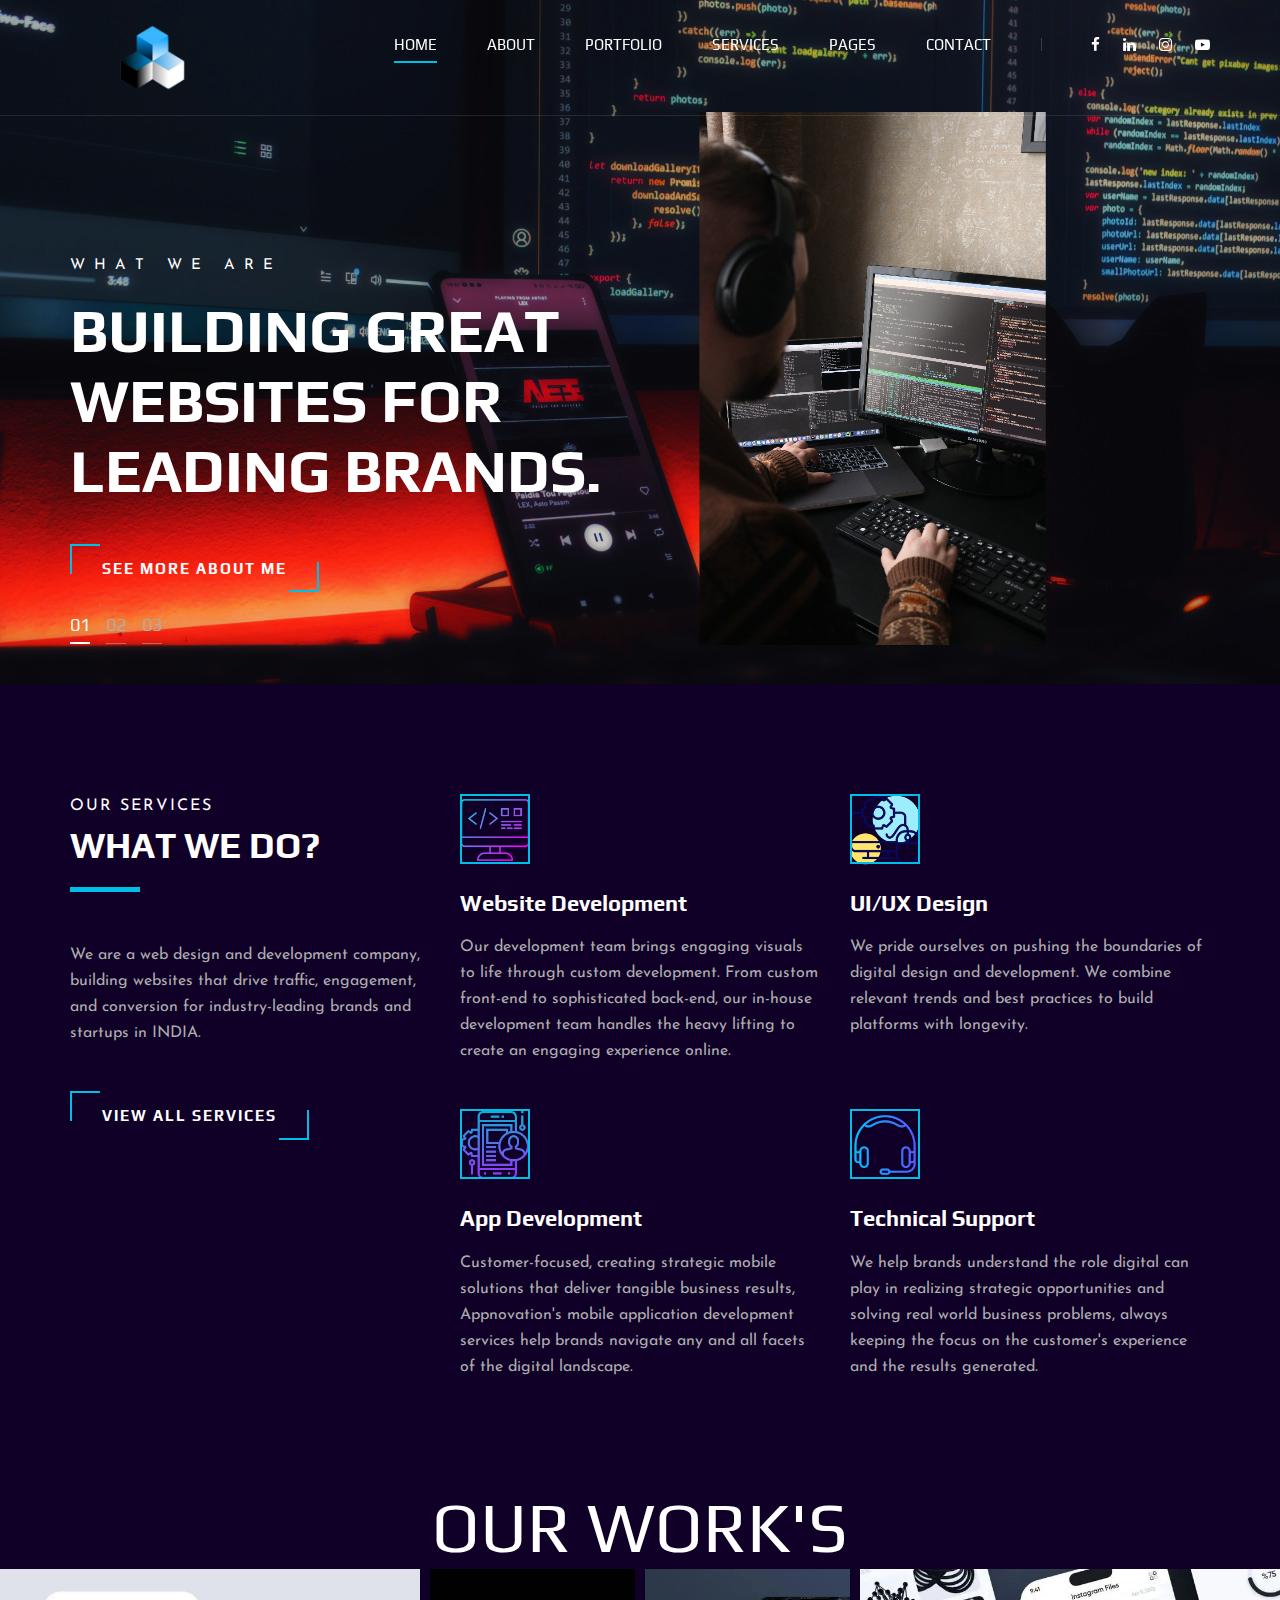
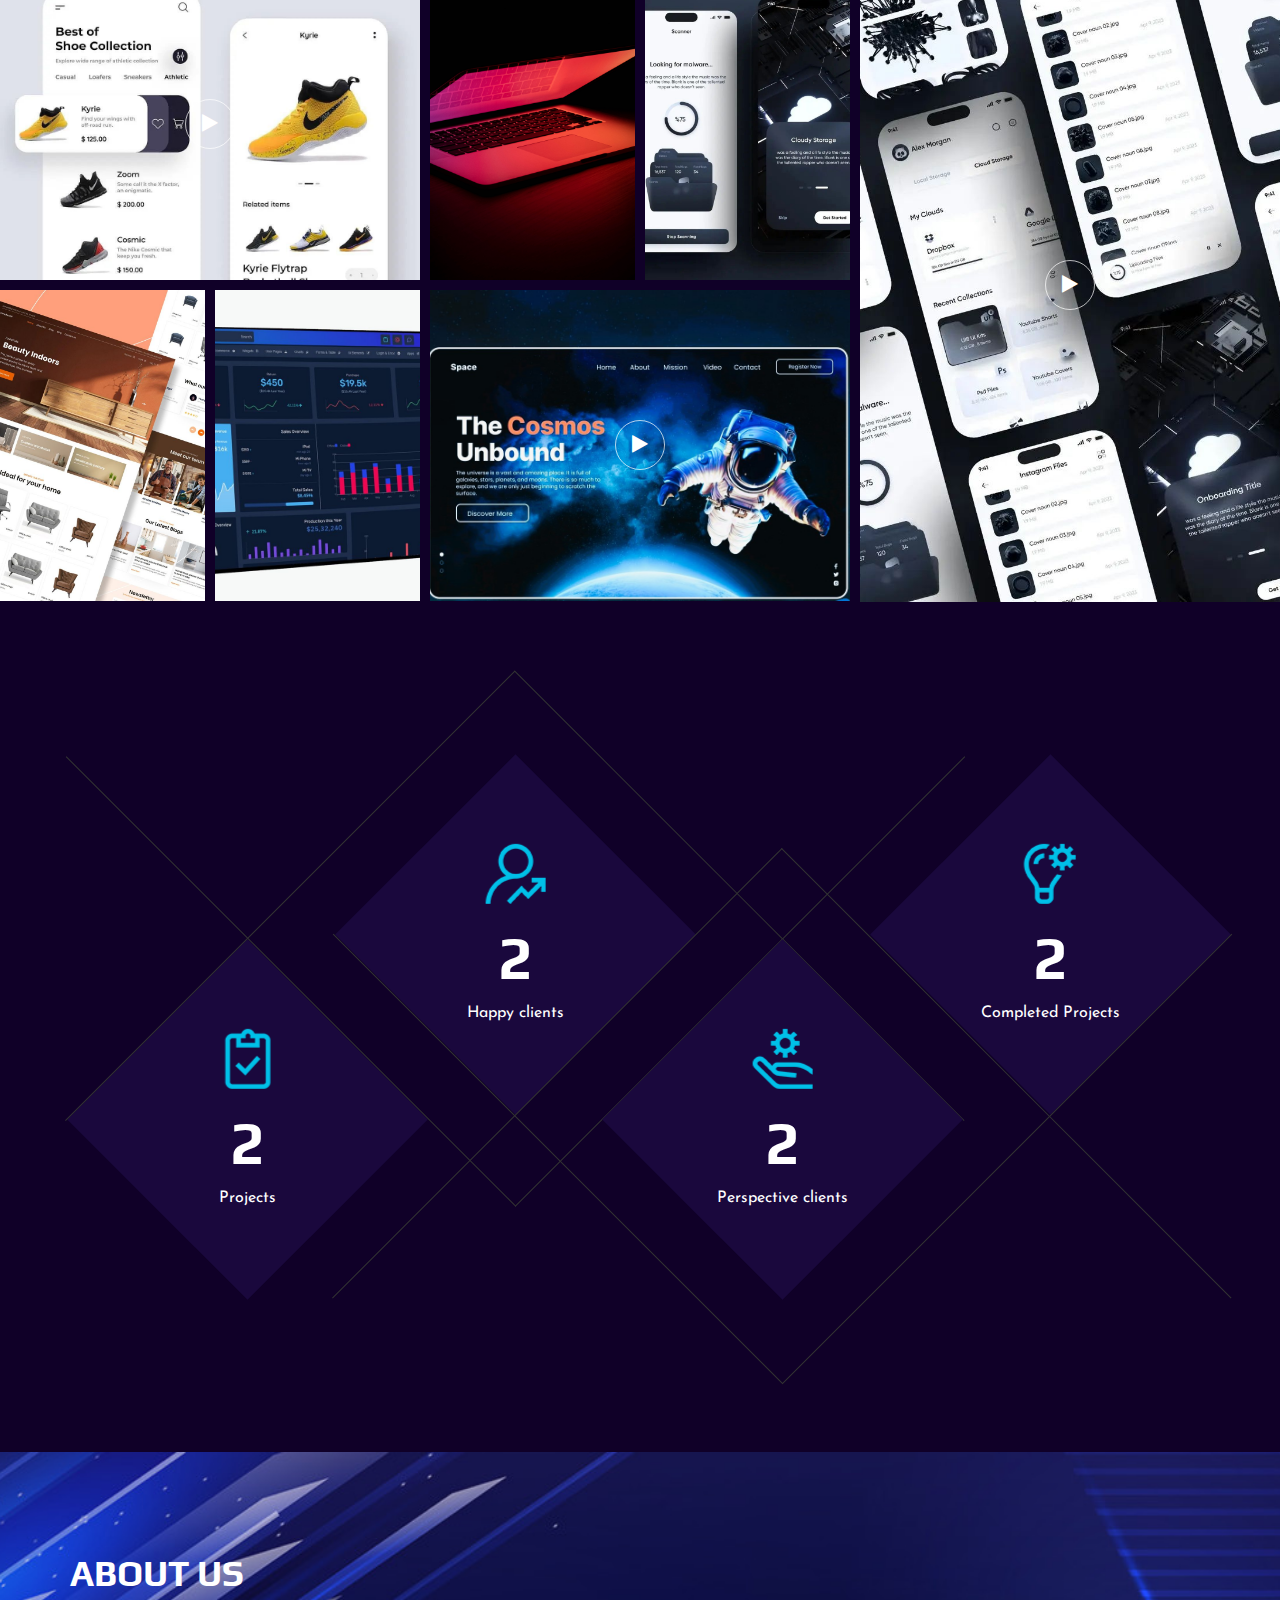
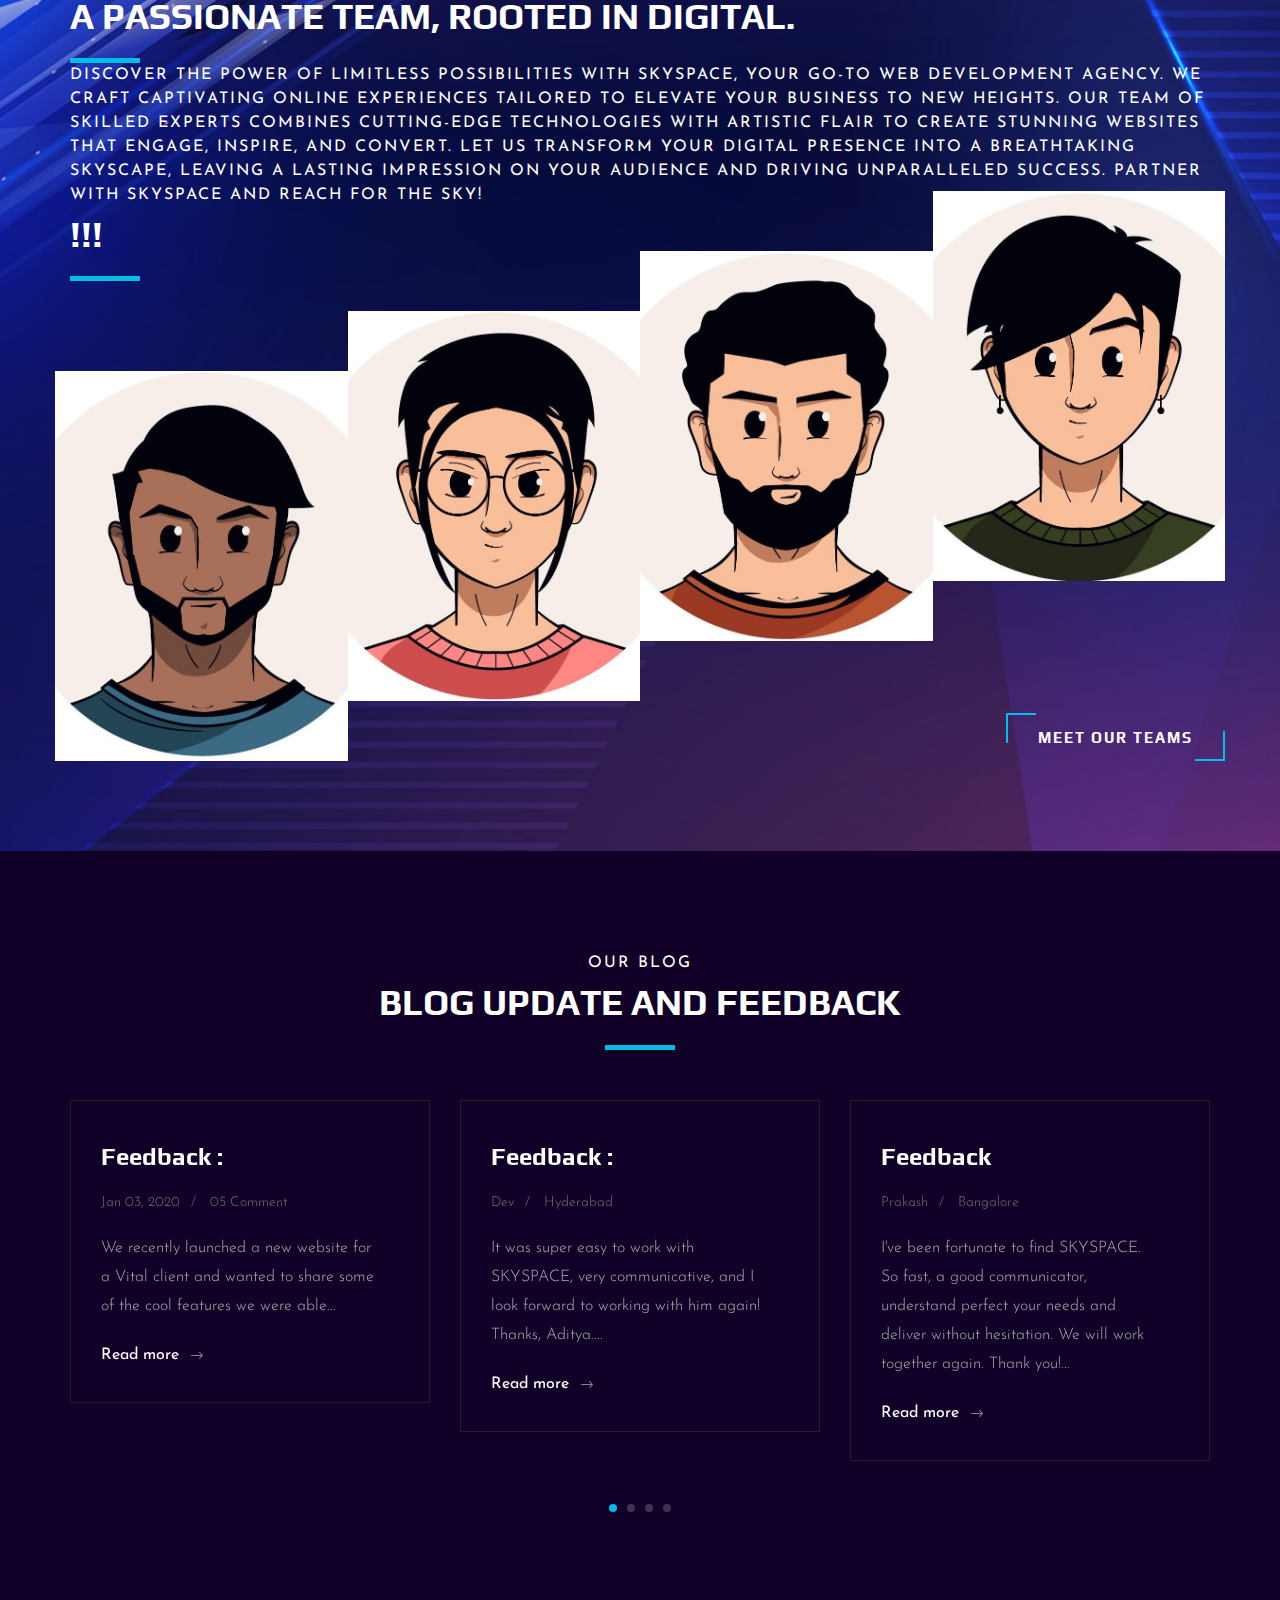
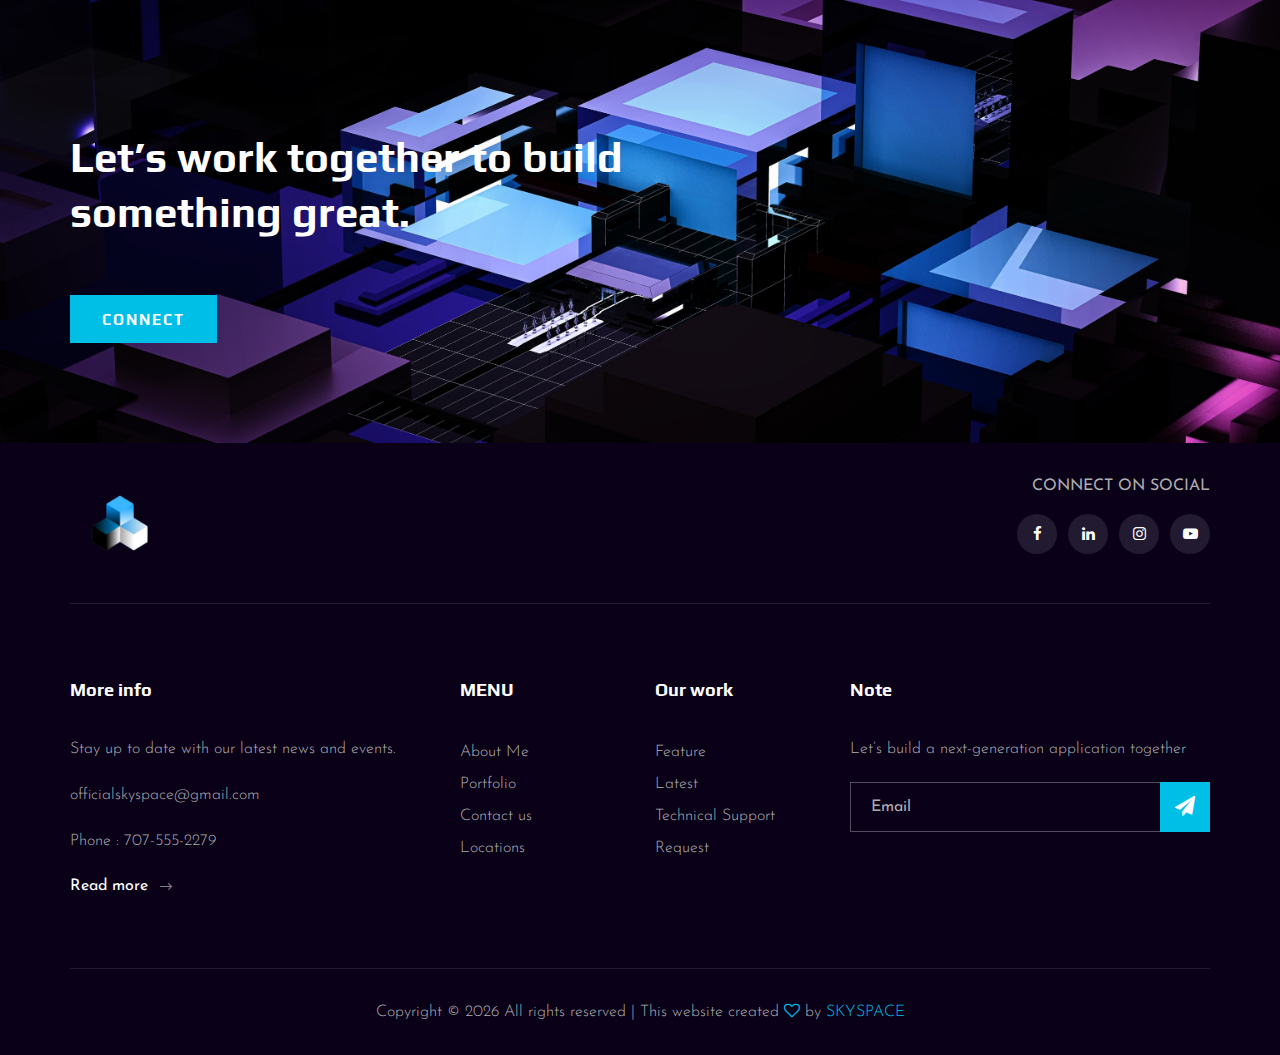
<file: index.html>
<!DOCTYPE html>
<html lang="zxx">

<head>
    <meta charset="UTF-8">
    <meta name="description" content="Videograph Template">
    <meta name="keywords" content="Videograph, unica, creative, html">
    <meta name="viewport" content="width=device-width, initial-scale=1.0">
    <meta http-equiv="X-UA-Compatible" content="ie=edge">
    <title>Skyspace | Template</title>

    <!-- Google Font -->
    <link href="https://fonts.googleapis.com/css2?family=Play:wght@400;700&display=swap" rel="stylesheet">
    <link href="https://fonts.googleapis.com/css2?family=Josefin+Sans:wght@300;400;500;600;700&display=swap"
        rel="stylesheet">

    <!-- Css Styles -->
    <link rel="stylesheet" href="css/bootstrap.min.css" type="text/css">
    <link rel="stylesheet" href="css/font-awesome.min.css" type="text/css">
    <link rel="stylesheet" href="css/elegant-icons.css" type="text/css">
    <link rel="stylesheet" href="css/owl.carousel.min.css" type="text/css">
    <link rel="stylesheet" href="css/magnific-popup.css" type="text/css">
    <link rel="stylesheet" href="css/slicknav.min.css" type="text/css">
    <link rel="stylesheet" href="css/style.css" type="text/css">
</head>

<body>
    <!-- Page Preloder -->
    <div id="preloder">
        <div class="loader"></div>
    </div>

    <!-- Header Section Begin -->
    <header class="header">
        <div class="container">
            <div class="row">
                <div class="col-lg-2">
                    <div class="header__logo">
                        <a href="./index.html"><img src="img/logo.png" alt=""></a>
                    </div>
                </div>
                <div class="col-lg-10">
                    <div class="header__nav__option">
                        <nav class="header__nav__menu mobile-menu">
                            <ul>
                                <li class="active"><a href="./index.html">Home</a></li>
                                <li><a href="./about.html">About</a></li>
                                <li><a href="./portfolio.html">Portfolio</a></li>
                                <li><a href="./services.html">Services</a></li>
                                <li><a href="#">Pages</a>
                                    <ul class="dropdown">
                                        <li><a href="./about.html">About</a></li>
                                        <li><a href="./portfolio.html">Portfolio</a></li>
                                        <li><a href="./blog.html">Blog</a></li>
                                        <li><a href="./blog-details.html">Blog Details</a></li>
                                    </ul>
                                </li>
                                <li><a href="./contact.html">Contact</a></li>
                            </ul>
                        </nav>
                        <div class="header__nav__social">
                            <a href="#"><i class="fa fa-facebook"></i></a>
                            
                            <a href="https://www.linkedin.com/in/sky-space-007a9a277/"><i class="fa fa-linkedin"></i></a>
                            <a href="https://www.instagram.com/_skyspace_/"><i class="fa fa-instagram"></i></a>
                            <a href="#"><i class="fa fa-youtube-play"></i></a>
                        </div>
                    </div>
                </div>
            </div>
            <div id="mobile-menu-wrap"></div>
        </div>
    </header>
    <!-- Header End -->

    <!-- Hero Section Begin -->
    <section class="hero">
        <div class="hero__slider owl-carousel">
            <div class="hero__item set-bg" data-setbg="img/hero/hero2.jpg">
                <div class="container">
                    <div class="row">
                        <div class="col-lg-6">
                            <div class="hero__text">
                                <span>W H A T&nbsp;&nbsp;   W E&nbsp;&nbsp;   A R E </span>
                                <h2>Building great websites for leading brands.</h2>
                                <a href="#" class="primary-btn">See more about me</a>
                            </div>
                        </div>
                    </div>
                </div>
            </div>
            <div class="hero__item set-bg" data-setbg="img/hero/hero3.jpg">
                <div class="container">
                    <div class="row">
                        <div class="col-lg-6">
                            <div class="hero__text">
                                <span>We specialize in</span>
                                <h2>A&nbsp;&nbsp;&nbsp;   d i g i t a l &nbsp;&nbsp;&nbsp;&nbsp;&nbsp;&nbsp;  agency   focused on   web.</h2>
                                <a href="#" class="primary-btn">See more about me</a>
                            </div>
                        </div>
                    </div>
                </div>
            </div>
            <div class="hero__item set-bg" data-setbg="img/hero/hero-1.jpg">
                <div class="container">
                    <div class="row">
                        <div class="col-lg-6">
                            <div class="hero__text">
                                <span>W H A T &nbsp;&nbsp; W E &nbsp;&nbsp; D O</span>
                                <h2>We make
                                    digital beautiful.</h2>
                                <a href="#" class="primary-btn">See more about me</a>
                            </div>
                        </div>
                    </div>
                </div>
            </div>
        </div>
    </section>
    <!-- Hero Section End -->

    <!-- Services Section Begin -->
    <section class="services spad">
        <div class="container">
            <div class="row">
                <div class="col-lg-4">
                    <div class="services__title">
                        <div class="section-title">
                            <span>Our services</span>
                            <h2>What we do?</h2>
                        </div>
                        <p>We are a web design and development company, building websites that drive traffic,
                             engagement, and conversion for industry-leading brands and startups in INDIA.</p>
                        <a href="#" class="primary-btn">View all services</a>
                    </div>
                </div>
                <div class="col-lg-8">
                    <div class="row">
                        <div class="col-lg-6 col-md-6 col-sm-6">
                            <div class="services__item">
                                <div class="services__item__icon">
                                    <img src="img/icons/si1.png" alt="">
                                </div>
                                <h4>Website Development</h4>
                                <p>	Our development team brings engaging 
                                      visuals to life through custom development. From custom front-end to sophisticated back-end, 
                                      our in-house development team handles the heavy lifting to create an engaging experience online.</p>
                            </div>
                        </div>
                        <div class="col-lg-6 col-md-6 col-sm-6">
                            <div class="services__item">
                                <div class="services__item__icon">
                                    <img src="img/icons/si2.png" alt="">
                                </div>
                                <h4>UI/UX Design</h4>
                                <p>We pride ourselves on pushing the boundaries of digital design and development. 
                                    We combine relevant trends and best practices to build platforms with longevity.</p>
                            </div>
                        </div>
                        <div class="col-lg-6 col-md-6 col-sm-6">
                            <div class="services__item">
                                <div class="services__item__icon">
                                    <img src="img/icons/si3.png" alt="">
                                </div>
                                <h4>App Development</h4>
                                <p>Customer-focused, creating strategic mobile solutions that deliver tangible business results, 
                                    Appnovation's mobile application development services help brands navigate any and all facets of the digital landscape.</p>
                            </div>
                        </div>
                        <div class="col-lg-6 col-md-6 col-sm-6">
                            <div class="services__item">
                                <div class="services__item__icon">
                                    <img src="img/icons/si4.png" alt="">
                                </div>
                                <h4>Technical Support</h4>
                                <p>We help brands understand the role digital can play in realizing strategic opportunities and solving real world business problems, 
                                    always keeping the focus on the customer's experience and the results generated. </p>
                            </div>
                        </div>
                    </div>
                </div>
            </div>
        </div>
    </section>
    <!-- Services Section End -->

    <!-- Work Section Begin -->
    <section class="work">
        <h1 style="color: white; text-align:center;"> OUR WORK'S</h1>
        <div class="work__gallery">
        
            <div class="grid-sizer"></div>
            <div class="work__item wide__item set-bg" data-setbg="img/work/work1.jpg">
                <a href="https://www.youtube/watch?v=LXb3EKWsInQ" class="play-btn video-popup"><i
                        class="fa fa-play"></i></a>
                <div class="work__item__hover">
                    <h4>Kyrie</h4>
                    <ul>
                        <li>eCommerce</li>
                        <li>Magento</li>
                    </ul>
                </div>
            </div>
            <div class="work__item small__item set-bg" data-setbg="img/work/work5.jpg">
                <a href="https://www.youtubem/watch?v=LXb3EKWsInQ" class=""><i
                        class=""></i></a>
            </div>
            <div class="work__item small__item set-bg" data-setbg="img/work/work3.jpg">
                <a href="https://www.youtubm/watch?v=LXb3EKWsInQ" class=""><i
                        class=""></i></a>
            </div>
            <div class="work__item large__item set-bg" data-setbg="img/work/work4.jpg">
                <a href="https://www.youtube.cowatch?v=LXb3EKWsInQ" class="play-btn video-popup"><i
                        class="fa fa-play"></i></a>
                <div class="work__item__hover">
                    <h4>UI/UX Design</h4>
                    <ul>
                        <li></li>
                        <li></li>
                    </ul>
                </div>
            </div>
            <div class="work__item small__item set-bg" data-setbg="img/work/work7.jpg">
                <a href="https://www.youtube./watch?v=LXb3EKWsInQ" class=""><i
                        class=""></i></a>
            </div>
            <div class="work__item small__item set-bg" data-setbg="img/work/work2.jpg">
                <a href="https://www.youtubem/watch?v=LXb3EKWsInQ" class=""><i
                        class=""></i></a>
            </div>
            <div class="work__item wide__item set-bg" data-setbg="img/work/work6.jpg">
                <a href="" class="play-btn video-popup"><i
                        class="fa fa-play"></i></a>
                <div class="work__item__hover">
                    <h4>Website Development</h4>
                    <ul>
                        <li></li>
                        <li></li>
                    </ul>
                </div>
            </div>
        </div>
    </section>
    <!-- Work Section End -->

    <!-- Counter Section Begin -->
    <section class="counter">
        <div class="container">
            <div class="counter__content">
                <div class="row">
                    <div class="col-lg-3 col-md-6 col-sm-6">
                        <div class="counter__item">
                            <div class="counter__item__text">
                                <img src="img/icons/ci-1.png" alt="">
                                <h2 class="counter_num">09</h2>
                                <p>Projects</p>
                            </div>
                        </div>
                    </div>
                    <div class="col-lg-3 col-md-6 col-sm-6">
                        <div class="counter__item second__item">
                            <div class="counter__item__text">
                                <img src="img/icons/ci-2.png" alt="">
                                <h2 class="counter_num">09</h2>
                                <p>Happy clients</p>
                            </div>
                        </div>
                    </div>
                    <div class="col-lg-3 col-md-6 col-sm-6">
                        <div class="counter__item third__item">
                            <div class="counter__item__text">
                                <img src="img/icons/ci-3.png" alt="">
                                <h2 class="counter_num">09</h2>
                                <p>Perspective clients</p>
                            </div>
                        </div>
                    </div>
                    <div class="col-lg-3 col-md-6 col-sm-6">
                        <div class="counter__item four__item">
                            <div class="counter__item__text">
                                <img src="img/icons/ci-4.png" alt="">
                                <h2 class="counter_num">09</h2>
                                <p>Completed Projects</p>
                            </div>
                        </div>
                    </div>
                </div>
            </div>
        </div>
    </section>
    <!-- Counter Section End -->

    <!-- Team Section Begin -->
    <section class="team spad set-bg" data-setbg="img/team-bg.jpg">
        <div class="container">
            <div class="row">
                <div class="col-lg-12">
                    <div class="section-title team__title">
                        <h2>ABOUT US<br>A passionate team, rooted in digital.</h2>
                        <span>Discover the power of limitless possibilities with Skyspace, your go-to web development agency.
                             We craft captivating online experiences tailored to elevate your business to new heights.
                              Our team of skilled experts combines cutting-edge technologies with artistic flair to create stunning websites that engage, inspire, and convert.
                             Let us transform your digital presence into a breathtaking skyscape, leaving a lasting impression on your audience and driving unparalleled success.
                              Partner with Skyspace and reach for the sky!</span>
                        <h2>!!!</h2>
                    </div>
                </div>
            </div>
            <div class="row">
                <div class="col-lg-3 col-md-6 col-sm-6 p-0">
                    <div class="team__item set-bg" data-setbg="img/team/boy.jpg">
                        <div class="team__item__text">
                            <h4>SKY</h4>
                            <p>Web Developer</p>
                            <div class="team__item__social">
                                <a href="#"><i class="fa fa-facebook"></i></a>
                                <a href="#"><i class="fa fa-twitter"></i></a>
                                <a href="#"><i class="fa fa-dribbble"></i></a>
                                <a href="#"><i class="fa fa-instagram"></i></a>
                            </div>
                        </div>
                    </div>
                </div>
                <div class="col-lg-3 col-md-6 col-sm-6 p-0">
                    <div class="team__item team__item--second set-bg" data-setbg="img/team/girl.jpg">
                        <div class="team__item__text">
                            <h4>SAHASRA</h4>
                            <p>Web Developer</p>
                            <div class="team__item__social">
                                <a href="#"><i class="fa fa-facebook"></i></a>
                                <a href="#"><i class="fa fa-twitter"></i></a>
                                <a href="#"><i class="fa fa-dribbble"></i></a>
                                <a href="#"><i class="fa fa-instagram"></i></a>
                            </div>
                        </div>
                    </div>
                </div>
                <div class="col-lg-3 col-md-6 col-sm-6 p-0">
                    <div class="team__item team__item--third set-bg" data-setbg="img/team/men.jpg">
                        <div class="team__item__text">
                            <h4>SHIVA</h4>
                            <p>APP Developer</p>
                            <div class="team__item__social">
                                <a href="#"><i class="fa fa-facebook"></i></a>
                                <a href="#"><i class="fa fa-twitter"></i></a>
                                <a href="#"><i class="fa fa-dribbble"></i></a>
                                <a href="#"><i class="fa fa-instagram"></i></a>
                            </div>
                        </div>
                    </div>
                </div>
                <div class="col-lg-3 col-md-6 col-sm-6 p-0">
                    <div class="team__item team__item--four set-bg" data-setbg="img/team/kid.jpg">
                        <div class="team__item__text">
                            <h4>HEMANTH</h4>
                            <p>UI/UX Designer</p>
                            <div class="team__item__social">
                                <a href="#"><i class="fa fa-facebook"></i></a>
                                <a href="#"><i class="fa fa-twitter"></i></a>
                                <a href="#"><i class="fa fa-dribbble"></i></a>
                                <a href="#"><i class="fa fa-instagram"></i></a>
                            </div>
                        </div>
                    </div>
                </div>
                <div class="col-lg-12 p-0">
                    <div class="team__btn">
                        <a href="#" class="primary-btn">MEET OUR TEAMS</a>
                    </div>
                </div>
            </div>
        </div>
    </section>
    <!-- Team Section End -->

    <!-- Latest Blog Section Begin -->
    <section class="latest spad">
        <div class="container">
            <div class="row">
                <div class="col-lg-12">
                    <div class="section-title center-title">
                        <span>Our Blog</span>
                        <h2>Blog Update And Feedback</h2>
                    </div>
                </div>
            </div>
            <div class="row">
                <div class="latest__slider owl-carousel">
                    <div class="col-lg-4">
                        <div class="blog__item latest__item">
                            <h4>Feedback :</h4>
                            <ul>
                                <li>Jan 03, 2020</li>
                                <li>05 Comment</li>
                            </ul>
                            <p>We recently launched a new website for a Vital client and wanted to share some of the
                                cool features we were able...</p>
                            <a href="#">Read more <span class="arrow_right"></span></a>
                        </div>
                    </div>
                    <div class="col-lg-4">
                        <div class="blog__item latest__item">
                            <h4>Feedback :</h4>
                            <ul>
                                <li>Dev</li>
                                <li>Hyderabad</li>
                            </ul>
                            <p>It was super easy to work with SKYSPACE, very communicative, and I look forward to working with him again! Thanks, Aditya....</p>
                            <a href="#">Read more <span class="arrow_right"></span></a>
                        </div>
                    </div>
                    <div class="col-lg-4">
                        <div class="blog__item latest__item">
                            <h4>Feedback</h4>
                            <ul>
                                <li>Prakash</li>
                                <li>Bangalore</li>
                            </ul>
                            <p>I've been fortunate to find SKYSPACE. So fast, a good communicator, understand perfect your needs and deliver without hesitation. We will work together again. Thank you!...</p>
                            <a href="#">Read more <span class="arrow_right"></span></a>
                        </div>
                    </div>
                    <div class="col-lg-4">
                        <div class="blog__item latest__item">
                            <h4>Feedback</h4>
                            <ul>
                                <li>Karthik</li>
                                <li>Eccomerce</li>
                            </ul>
                            <p>Stellar Service! Adi revamped my whole site, added products that can boost sales and increased my conversion rate without a doubt! 11/10 from me!...</p>
                            <a href="#">Read more <span class="arrow_right"></span></a>
                        </div>
                    </div>
                    <div class="col-lg-4">
                        <div class="blog__item latest__item">
                            <h4>Blog :</h4>
                            <ul>
                                <li>Jan 03, 2023</li>
                                <li>05 Comment</li>
                            </ul>
                            <p>I recently launched a new website for a Vital client and wanted to share some of the
                                cool features we were able...</p>
                            <a href="#">Read more <span class="arrow_right"></span></a>
                        </div>
                    </div>
                    <div class="col-lg-4">
                        <div class="blog__item latest__item">
                            <h4>Blog :</h4>
                            <ul>
                                <li>Jan 03, 2023</li>
                                <li>05 Comment</li>
                            </ul>
                            <p>I recently launched a new website for a Vital client and wanted to share some of the
                                cool features we were able...</p>
                            <a href="#">Read more <span class="arrow_right"></span></a>
                        </div>
                    </div>
                    <div class="col-lg-4">
                        <div class="blog__item latest__item">
                            <h4>Blog </h4>
                            <ul>
                                <li>Jan 03, 2023</li>
                                <li>05 Comment</li>
                            </ul>
                            <p>I recently launched a new website for a Vital client and wanted to share some of the
                                cool features we were able...</p>
                            <a href="#">Read more <span class="arrow_right"></span></a>
                        </div>
                    </div>
                </div>
            </div>
        </div>
    </section>
    <!-- Latest Blog Section End -->

    <!-- Call To Action Section Begin -->
    <section class="callto spad set-bg" data-setbg="img/callto-bg1.jpg">
        <div class="container">
            <div class="row">
                <div class="col-lg-8">
                    <div class="callto__text">
                        <h2>Let’s work together to build something great.</h2>
                        <p></p>
                        <a href="#">CONNECT</a>
                    </div>
                </div>
            </div>
        </div>
    </section>
    <!-- Call To Action Section End -->

    <!-- Footer Section Begin -->
    <footer class="footer">
        <div class="container">
            <div class="footer__top">
                <div class="row">
                    <div class="col-lg-6 col-md-6">
                        <div class="footer__top__logo">
                            <a href="#"><img src="img/logo.png" alt=""></a>
                        </div>
                    </div>
                    <div class="col-lg-6 col-md-6">
                        
                        <div class="footer__top__social">
                            <P>CONNECT ON SOCIAL</P>
                            <a href="https://www.facebook.com/profile.php?id=100027366533695"><i class="fa fa-facebook"></i></a>
                            
                            <a href="https://www.linkedin.com/in/sky-space-007a9a277/"><i class="fa fa-linkedin"></i></a>
                            
                            <a href="https://www.instagram.com/_skyspace_/"><i class="fa fa-instagram"></i></a>
                            <a href="#"><i class="fa fa-youtube-play"></i></a>
                        </div>
                    </div>
                </div>
            </div>
            <div class="footer__option">
                <div class="row">
                    <div class="col-lg-4 col-md-6 col-sm-6">
                        <div class="footer__option__item">
                            <h5>More info</h5>
                            <p>
                                Stay up to date with our
                                latest news and events.</p>

                            <p>officialskyspace@gmail.com</p>
               
                            <p>Phone : 707-555-2279</p>
                            <a href="#" class="read__more">Read more <span class="arrow_right"></span></a>
                        </div>
                    </div>
                    <div class="col-lg-2 col-md-3 col-sm-3">
                        <div class="footer__option__item">
                            <h5>   MENU </h5>
                            <ul>
                                <li><a href="#">About Me</a></li>
                                <li><a href="#">Portfolio</a></li>
                                <li><a href="#">Contact us</a></li>
                                <li><a href="#">Locations</a></li>
                            </ul>
                        </div>
                    </div>
                    <div class="col-lg-2 col-md-3 col-sm-3">
                        <div class="footer__option__item">
                            <h5>Our work</h5>
                            <ul>
                                <li><a href="#">Feature</a></li>
                                <li><a href="#">Latest</a></li>
                                <li><a href="#">Technical Support</a></li>
                                <li><a href="#">Request</a></li>
                            </ul>
                        </div>
                    </div>
                    <div class="col-lg-4 col-md-12">
                        <div class="footer__option__item">
                            <h5>Note</h5>
                            <p>Let’s build a next-generation
                                application together</p>
                            <form action="#">
                                <input type="text" placeholder="Email">
                                <button type="submit"><i class="fa fa-send"></i></button>
                            </form>
                        </div>
                    </div>
                </div>
            </div>
            <div class="footer__copyright">
                <div class="row">
                    <div class="col-lg-12 text-center">
                        <!-- Link back to Colorlib can't be removed. Template is licensed under CC BY 3.0. -->
                        <p class="footer__copyright__text">Copyright &copy;
                            <script>
                                document.write(new Date().getFullYear());
                            </script>
                            All rights reserved | This website created  <i class="fa fa-heart-o"
                                aria-hidden="true"></i> by <a href="" target="_blank">SKYSPACE</a>
                        </p>
                        <!-- Link back to Colorlib can't be removed. Template is licensed under CC BY 3.0. -->
                    </div>
                </div>
            </div>
        </div>
    </footer>
    <!-- Footer Section End -->

    <!-- Js Plugins -->
    <script src="js/jquery-3.3.1.min.js"></script>
    <script src="js/bootstrap.min.js"></script>
    <script src="js/jquery.magnific-popup.min.js"></script>
    <script src="js/mixitup.min.js"></script>
    <script src="js/masonry.pkgd.min.js"></script>
    <script src="js/jquery.slicknav.js"></script>
    <script src="js/owl.carousel.min.js"></script>
    <script src="js/main.js"></script>
</body>

</html>
</file>
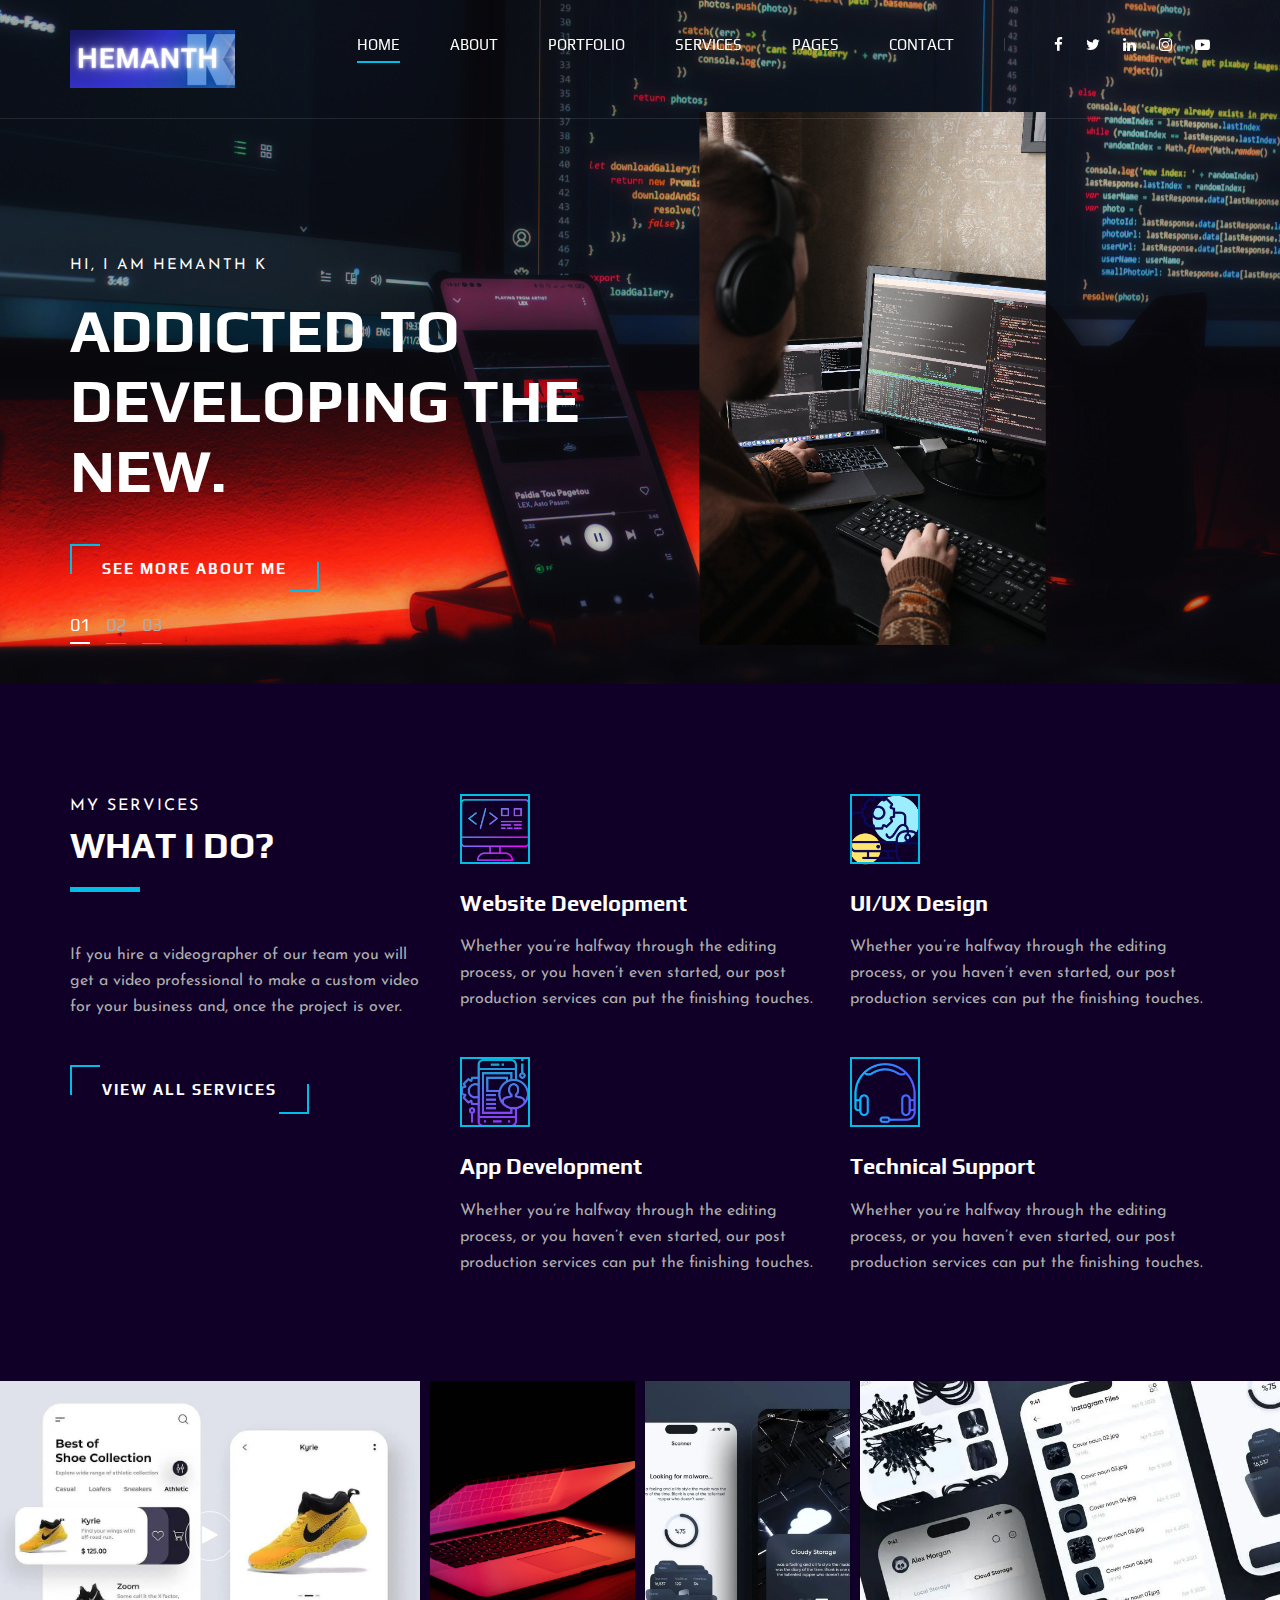
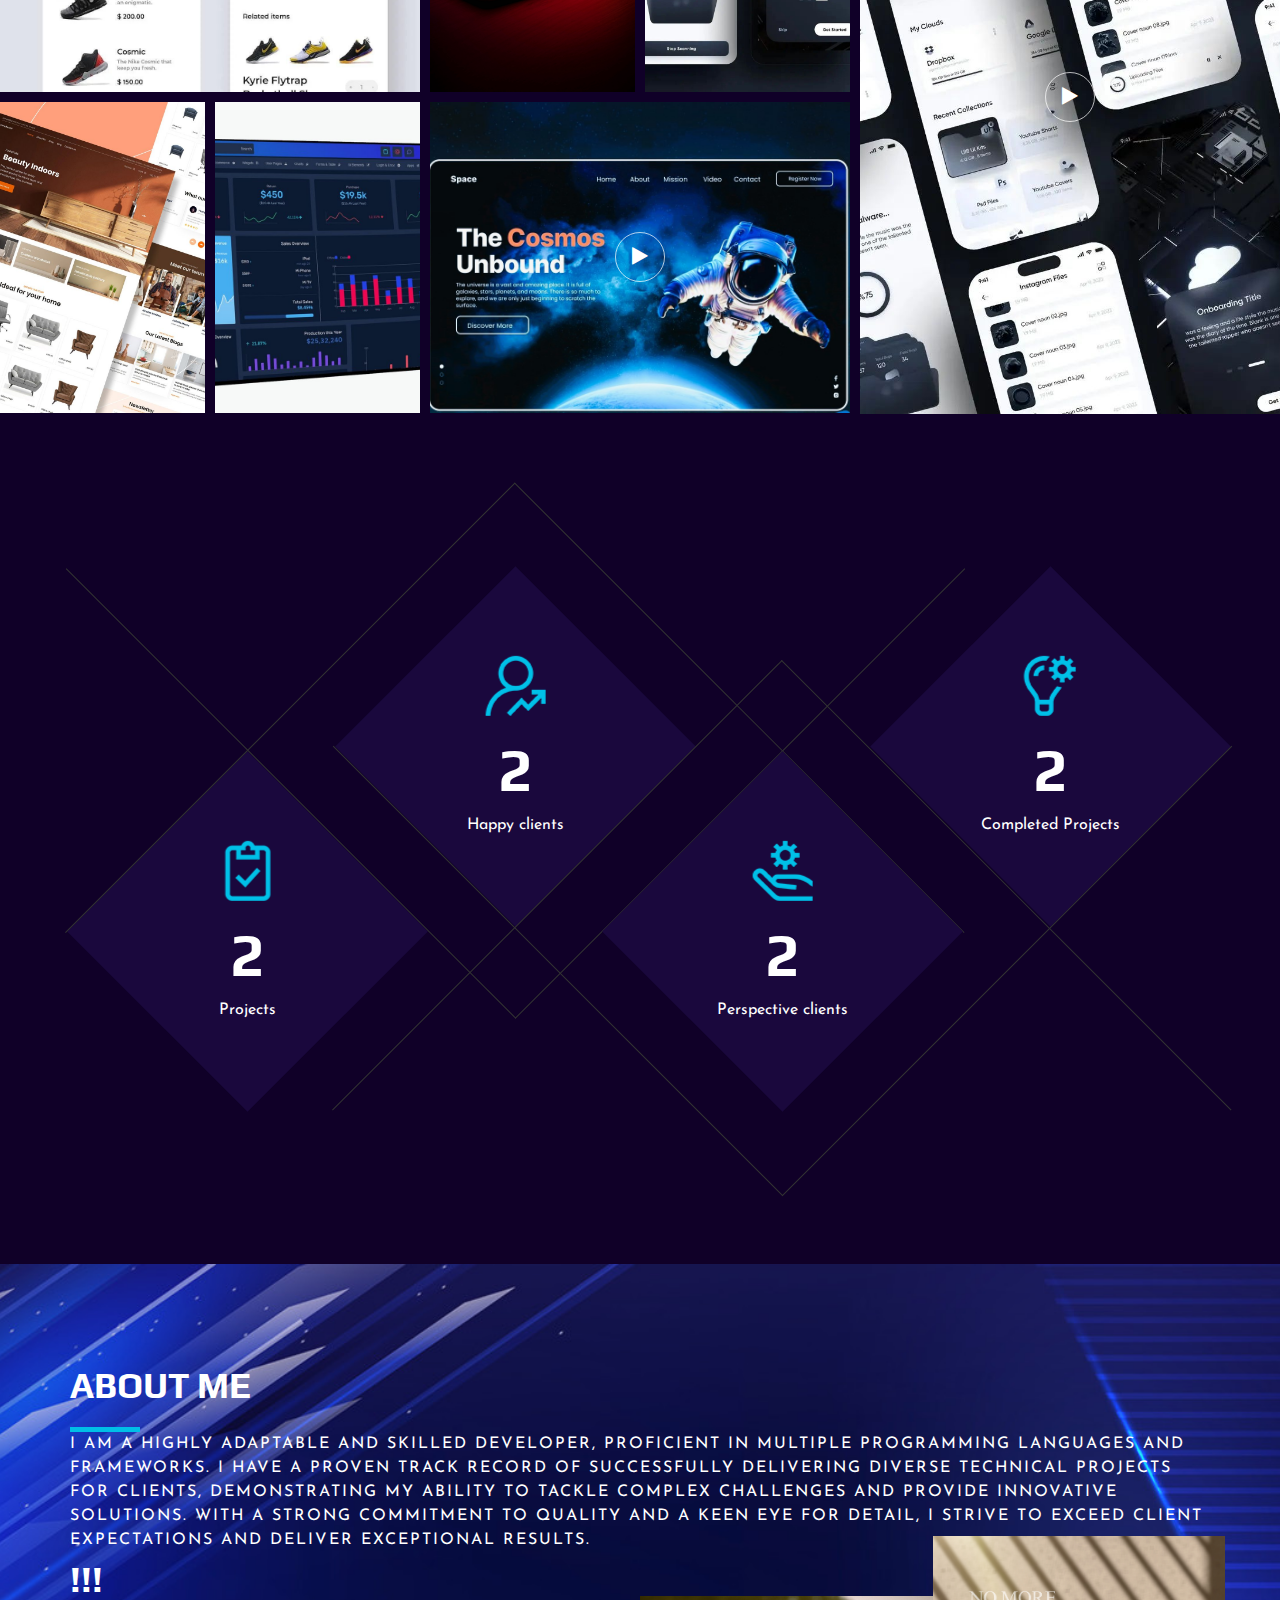
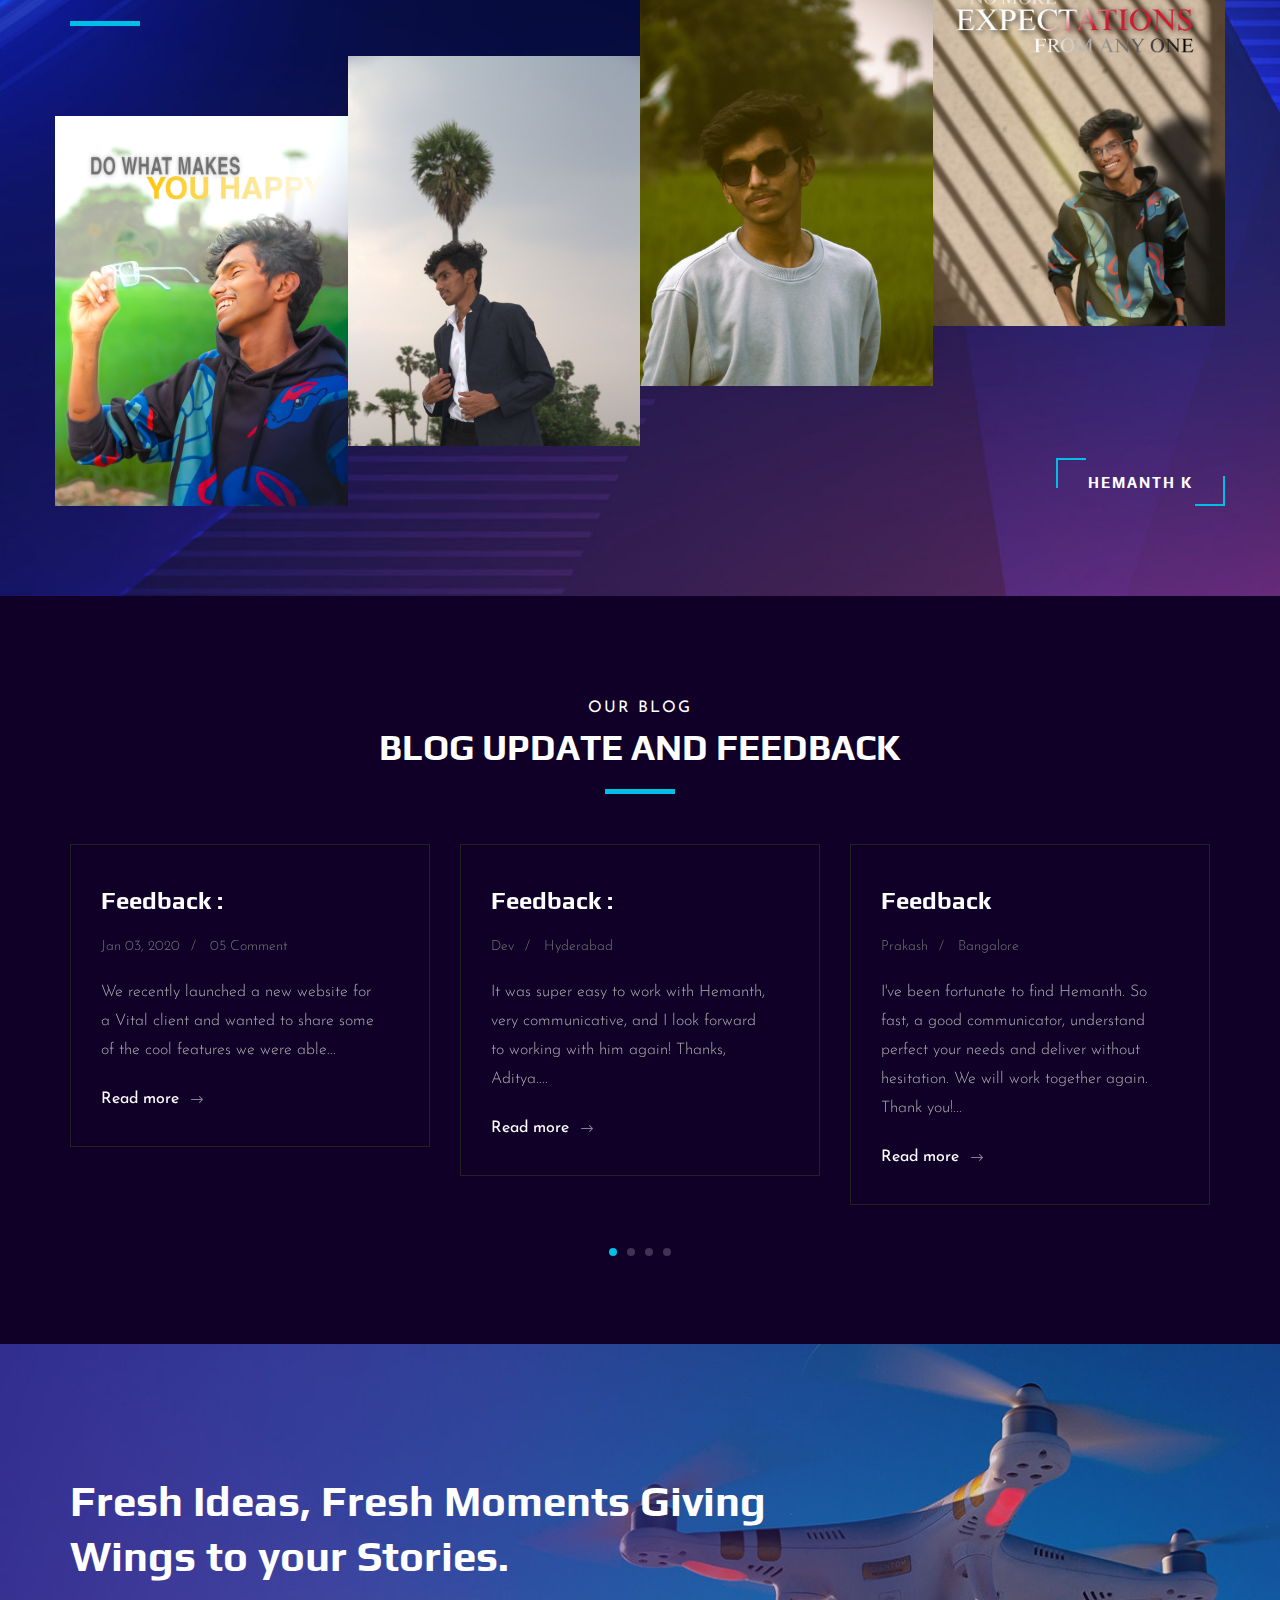
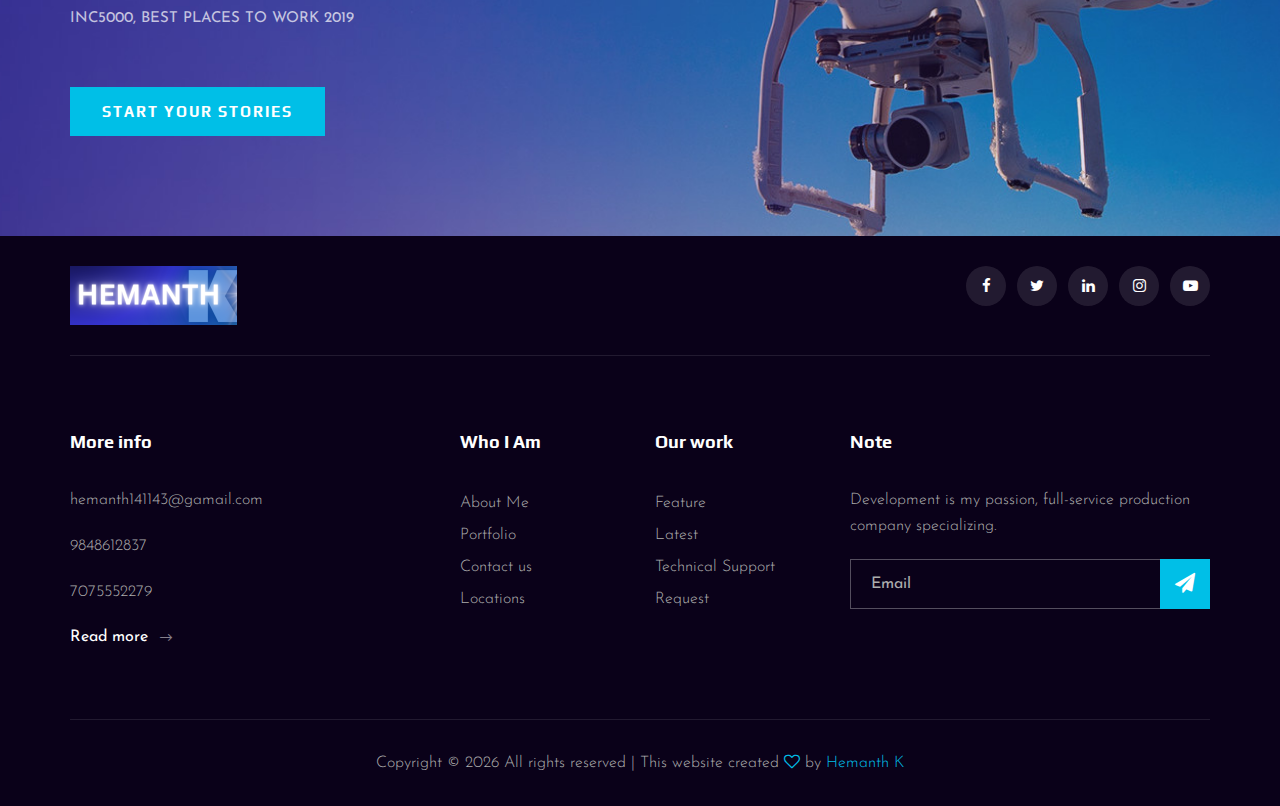
<file: videograph-master/index.html>
<!DOCTYPE html>
<html lang="zxx">

<head>
    <meta charset="UTF-8">
    <meta name="description" content="Videograph Template">
    <meta name="keywords" content="Videograph, unica, creative, html">
    <meta name="viewport" content="width=device-width, initial-scale=1.0">
    <meta http-equiv="X-UA-Compatible" content="ie=edge">
    <title>Videograph | Template</title>

    <!-- Google Font -->
    <link href="https://fonts.googleapis.com/css2?family=Play:wght@400;700&display=swap" rel="stylesheet">
    <link href="https://fonts.googleapis.com/css2?family=Josefin+Sans:wght@300;400;500;600;700&display=swap"
        rel="stylesheet">

    <!-- Css Styles -->
    <link rel="stylesheet" href="css/bootstrap.min.css" type="text/css">
    <link rel="stylesheet" href="css/font-awesome.min.css" type="text/css">
    <link rel="stylesheet" href="css/elegant-icons.css" type="text/css">
    <link rel="stylesheet" href="css/owl.carousel.min.css" type="text/css">
    <link rel="stylesheet" href="css/magnific-popup.css" type="text/css">
    <link rel="stylesheet" href="css/slicknav.min.css" type="text/css">
    <link rel="stylesheet" href="css/style.css" type="text/css">
</head>

<body>
    <!-- Page Preloder -->
    <div id="preloder">
        <div class="loader"></div>
    </div>

    <!-- Header Section Begin -->
    <header class="header">
        <div class="container">
            <div class="row">
                <div class="col-lg-2">
                    <div class="header__logo">
                        <a href="./index.html"><img src="img/logo/logo1.png" alt=""></a>
                    </div>
                </div>
                <div class="col-lg-10">
                    <div class="header__nav__option">
                        <nav class="header__nav__menu mobile-menu">
                            <ul>
                                <li class="active"><a href="./index.html">Home</a></li>
                                <li><a href="./about.html">About</a></li>
                                <li><a href="./portfolio.html">Portfolio</a></li>
                                <li><a href="./services.html">Services</a></li>
                                <li><a href="#">Pages</a>
                                    <ul class="dropdown">
                                        <li><a href="./about.html">About</a></li>
                                        <li><a href="./portfolio.html">Portfolio</a></li>
                                        <li><a href="./blog.html">Blog</a></li>
                                        <li><a href="./blog-details.html">Blog Details</a></li>
                                    </ul>
                                </li>
                                <li><a href="./contact.html">Contact</a></li>
                            </ul>
                        </nav>
                        <div class="header__nav__social">
                            <a href="https://www.facebook.com/profile.php?id=100027366533695"><i class="fa fa-facebook"></i></a>
                            <a href="https://twitter.com/Hemanth141143"><i class="fa fa-twitter"></i></a>
                            <a href="https://www.linkedin.com/in/hemanth-k-87b46a222/"><i class="fa fa-linkedin"></i></a>
                            <a href="https://www.instagram.com/the_sky.0_1/"><i class="fa fa-instagram"></i></a>
                            <a href="#"><i class="fa fa-youtube-play"></i></a>
                        </div>
                    </div>
                </div>
            </div>
            <div id="mobile-menu-wrap"></div>
        </div>
    </header>
    <!-- Header End -->

    <!-- Hero Section Begin -->
    <section class="hero">
        <div class="hero__slider owl-carousel">
            <div class="hero__item set-bg" data-setbg="img/hero/hero2.jpg">
                <div class="container">
                    <div class="row">
                        <div class="col-lg-6">
                            <div class="hero__text">
                                <span>Hi, I am HEMANTH K</span>
                                <h2>Addicted to developing the new.</h2>
                                <a href="#" class="primary-btn">See more about me</a>
                            </div>
                        </div>
                    </div>
                </div>
            </div>
            <div class="hero__item set-bg" data-setbg="img/hero/hero3.jpg">
                <div class="container">
                    <div class="row">
                        <div class="col-lg-6">
                            <div class="hero__text">
                                <span>Hello, I am HEMANTH k</span>
                                <h2>Think big, achieve big.</h2>
                                <a href="#" class="primary-btn">See more about me</a>
                            </div>
                        </div>
                    </div>
                </div>
            </div>
            <div class="hero__item set-bg" data-setbg="img/hero/hero-1.jpg">
                <div class="container">
                    <div class="row">
                        <div class="col-lg-6">
                            <div class="hero__text">
                                <span>Hey, This is HEMANTH K</span>
                                <h2>Think Plan Execute</h2>
                                <a href="#" class="primary-btn">See more about me</a>
                            </div>
                        </div>
                    </div>
                </div>
            </div>
        </div>
    </section>
    <!-- Hero Section End -->

    <!-- Services Section Begin -->
    <section class="services spad">
        <div class="container">
            <div class="row">
                <div class="col-lg-4">
                    <div class="services__title">
                        <div class="section-title">
                            <span>My services</span>
                            <h2>What I do?</h2>
                        </div>
                        <p>If you hire a videographer of our team you will get a video professional to make a custom
                            video for your business and, once the project is over.</p>
                        <a href="#" class="primary-btn">View all services</a>
                    </div>
                </div>
                <div class="col-lg-8">
                    <div class="row">
                        <div class="col-lg-6 col-md-6 col-sm-6">
                            <div class="services__item">
                                <div class="services__item__icon">
                                    <img src="img/icons/si1.png" alt="">
                                </div>
                                <h4>Website Development</h4>
                                <p>Whether you’re halfway through the editing process, or you haven’t even started, our
                                    post production services can put the finishing touches.</p>
                            </div>
                        </div>
                        <div class="col-lg-6 col-md-6 col-sm-6">
                            <div class="services__item">
                                <div class="services__item__icon">
                                    <img src="img/icons/si2.png" alt="">
                                </div>
                                <h4>UI/UX Design</h4>
                                <p>Whether you’re halfway through the editing process, or you haven’t even started, our
                                    post production services can put the finishing touches.</p>
                            </div>
                        </div>
                        <div class="col-lg-6 col-md-6 col-sm-6">
                            <div class="services__item">
                                <div class="services__item__icon">
                                    <img src="img/icons/si3.png" alt="">
                                </div>
                                <h4>App Development</h4>
                                <p>Whether you’re halfway through the editing process, or you haven’t even started, our
                                    post production services can put the finishing touches.</p>
                            </div>
                        </div>
                        <div class="col-lg-6 col-md-6 col-sm-6">
                            <div class="services__item">
                                <div class="services__item__icon">
                                    <img src="img/icons/si4.png" alt="">
                                </div>
                                <h4>Technical Support</h4>
                                <p>Whether you’re halfway through the editing process, or you haven’t even started, our
                                    post production services can put the finishing touches.</p>
                            </div>
                        </div>
                    </div>
                </div>
            </div>
        </div>
    </section>
    <!-- Services Section End -->

    <!-- Work Section Begin -->
    <section class="work">
        <div class="work__gallery">
            <div class="grid-sizer"></div>
            <div class="work__item wide__item set-bg" data-setbg="img/work/work1.jpg">
                <a href="https://www.youtube/watch?v=LXb3EKWsInQ" class="play-btn video-popup"><i
                        class="fa fa-play"></i></a>
                <div class="work__item__hover">
                    <h4>Kyrie</h4>
                    <ul>
                        <li>eCommerce</li>
                        <li>Magento</li>
                    </ul>
                </div>
            </div>
            <div class="work__item small__item set-bg" data-setbg="img/work/work5.jpg">
                <a href="https://www.youtubem/watch?v=LXb3EKWsInQ" class=""><i
                        class=""></i></a>
            </div>
            <div class="work__item small__item set-bg" data-setbg="img/work/work3.jpg">
                <a href="https://www.youtubm/watch?v=LXb3EKWsInQ" class=""><i
                        class=""></i></a>
            </div>
            <div class="work__item large__item set-bg" data-setbg="img/work/work4.jpg">
                <a href="https://www.youtube.cowatch?v=LXb3EKWsInQ" class="play-btn video-popup"><i
                        class="fa fa-play"></i></a>
                <div class="work__item__hover">
                    <h4>UI/UX Design</h4>
                    <ul>
                        <li></li>
                        <li></li>
                    </ul>
                </div>
            </div>
            <div class="work__item small__item set-bg" data-setbg="img/work/work7.jpg">
                <a href="https://www.youtube./watch?v=LXb3EKWsInQ" class=""><i
                        class=""></i></a>
            </div>
            <div class="work__item small__item set-bg" data-setbg="img/work/work2.jpg">
                <a href="https://www.youtubem/watch?v=LXb3EKWsInQ" class=""><i
                        class=""></i></a>
            </div>
            <div class="work__item wide__item set-bg" data-setbg="img/work/work6.jpg">
                <a href="" class="play-btn video-popup"><i
                        class="fa fa-play"></i></a>
                <div class="work__item__hover">
                    <h4>Website Development</h4>
                    <ul>
                        <li></li>
                        <li></li>
                    </ul>
                </div>
            </div>
        </div>
    </section>
    <!-- Work Section End -->

    <!-- Counter Section Begin -->
    <section class="counter">
        <div class="container">
            <div class="counter__content">
                <div class="row">
                    <div class="col-lg-3 col-md-6 col-sm-6">
                        <div class="counter__item">
                            <div class="counter__item__text">
                                <img src="img/icons/ci-1.png" alt="">
                                <h2 class="counter_num">09</h2>
                                <p>Projects</p>
                            </div>
                        </div>
                    </div>
                    <div class="col-lg-3 col-md-6 col-sm-6">
                        <div class="counter__item second__item">
                            <div class="counter__item__text">
                                <img src="img/icons/ci-2.png" alt="">
                                <h2 class="counter_num">09</h2>
                                <p>Happy clients</p>
                            </div>
                        </div>
                    </div>
                    <div class="col-lg-3 col-md-6 col-sm-6">
                        <div class="counter__item third__item">
                            <div class="counter__item__text">
                                <img src="img/icons/ci-3.png" alt="">
                                <h2 class="counter_num">09</h2>
                                <p>Perspective clients</p>
                            </div>
                        </div>
                    </div>
                    <div class="col-lg-3 col-md-6 col-sm-6">
                        <div class="counter__item four__item">
                            <div class="counter__item__text">
                                <img src="img/icons/ci-4.png" alt="">
                                <h2 class="counter_num">09</h2>
                                <p>Completed Projects</p>
                            </div>
                        </div>
                    </div>
                </div>
            </div>
        </div>
    </section>
    <!-- Counter Section End -->

    <!-- Team Section Begin -->
    <section class="team spad set-bg" data-setbg="img/team-bg.jpg">
        <div class="container">
            <div class="row">
                <div class="col-lg-12">
                    <div class="section-title team__title">
                        <h2>ABOUT ME</h2>
                        <span>I am a highly adaptable and skilled developer, proficient in multiple programming languages and frameworks. I have a proven track record of successfully delivering diverse technical projects for clients, demonstrating my ability to tackle complex challenges and provide innovative solutions. With a strong commitment to quality and a keen eye for detail, I strive to exceed client expectations and deliver exceptional results.</span>
                        <h2>!!!</h2>
                    </div>
                </div>
            </div>
            <div class="row">
                <div class="col-lg-3 col-md-6 col-sm-6 p-0">
                    <div class="team__item set-bg" data-setbg="img/team/sky1.jpg">
                        <div class="team__item__text">
                            <h4>HEMANTH K</h4>
                            <p>Developer</p>
                            <div class="team__item__social">
                                <a href="#"><i class="fa fa-facebook"></i></a>
                                <a href="#"><i class="fa fa-twitter"></i></a>
                                <a href="#"><i class="fa fa-dribbble"></i></a>
                                <a href="#"><i class="fa fa-instagram"></i></a>
                            </div>
                        </div>
                    </div>
                </div>
                <div class="col-lg-3 col-md-6 col-sm-6 p-0">
                    <div class="team__item team__item--second set-bg" data-setbg="img/team/sky3.jpg">
                        <div class="team__item__text">
                            <h4>HEMANTH K</h4>
                            <p>Developer</p>
                            <div class="team__item__social">
                                <a href="#"><i class="fa fa-facebook"></i></a>
                                <a href="#"><i class="fa fa-twitter"></i></a>
                                <a href="#"><i class="fa fa-dribbble"></i></a>
                                <a href="#"><i class="fa fa-instagram"></i></a>
                            </div>
                        </div>
                    </div>
                </div>
                <div class="col-lg-3 col-md-6 col-sm-6 p-0">
                    <div class="team__item team__item--third set-bg" data-setbg="img/team/sky4.jpg">
                        <div class="team__item__text">
                            <h4>HEMANTH K</h4>
                            <p>Developer</p>
                            <div class="team__item__social">
                                <a href="#"><i class="fa fa-facebook"></i></a>
                                <a href="#"><i class="fa fa-twitter"></i></a>
                                <a href="#"><i class="fa fa-dribbble"></i></a>
                                <a href="#"><i class="fa fa-instagram"></i></a>
                            </div>
                        </div>
                    </div>
                </div>
                <div class="col-lg-3 col-md-6 col-sm-6 p-0">
                    <div class="team__item team__item--four set-bg" data-setbg="img/team/sky2.jpg">
                        <div class="team__item__text">
                            <h4>HEMANTH K</h4>
                            <p>Developer</p>
                            <div class="team__item__social">
                                <a href="#"><i class="fa fa-facebook"></i></a>
                                <a href="#"><i class="fa fa-twitter"></i></a>
                                <a href="#"><i class="fa fa-dribbble"></i></a>
                                <a href="#"><i class="fa fa-instagram"></i></a>
                            </div>
                        </div>
                    </div>
                </div>
                <div class="col-lg-12 p-0">
                    <div class="team__btn">
                        <a href="#" class="primary-btn">HEMANTH K</a>
                    </div>
                </div>
            </div>
        </div>
    </section>
    <!-- Team Section End -->

    <!-- Latest Blog Section Begin -->
    <section class="latest spad">
        <div class="container">
            <div class="row">
                <div class="col-lg-12">
                    <div class="section-title center-title">
                        <span>Our Blog</span>
                        <h2>Blog Update And Feedback</h2>
                    </div>
                </div>
            </div>
            <div class="row">
                <div class="latest__slider owl-carousel">
                    <div class="col-lg-4">
                        <div class="blog__item latest__item">
                            <h4>Feedback :</h4>
                            <ul>
                                <li>Jan 03, 2020</li>
                                <li>05 Comment</li>
                            </ul>
                            <p>We recently launched a new website for a Vital client and wanted to share some of the
                                cool features we were able...</p>
                            <a href="#">Read more <span class="arrow_right"></span></a>
                        </div>
                    </div>
                    <div class="col-lg-4">
                        <div class="blog__item latest__item">
                            <h4>Feedback :</h4>
                            <ul>
                                <li>Dev</li>
                                <li>Hyderabad</li>
                            </ul>
                            <p>It was super easy to work with Hemanth, very communicative, and I look forward to working with him again! Thanks, Aditya....</p>
                            <a href="#">Read more <span class="arrow_right"></span></a>
                        </div>
                    </div>
                    <div class="col-lg-4">
                        <div class="blog__item latest__item">
                            <h4>Feedback</h4>
                            <ul>
                                <li>Prakash</li>
                                <li>Bangalore</li>
                            </ul>
                            <p>I've been fortunate to find Hemanth. So fast, a good communicator, understand perfect your needs and deliver without hesitation. We will work together again. Thank you!...</p>
                            <a href="#">Read more <span class="arrow_right"></span></a>
                        </div>
                    </div>
                    <div class="col-lg-4">
                        <div class="blog__item latest__item">
                            <h4>Feedback</h4>
                            <ul>
                                <li>Karthik</li>
                                <li>Eccomerce</li>
                            </ul>
                            <p>Stellar Service! Adi revamped my whole site, added products that can boost sales and increased my conversion rate without a doubt! 11/10 from me!...</p>
                            <a href="#">Read more <span class="arrow_right"></span></a>
                        </div>
                    </div>
                    <div class="col-lg-4">
                        <div class="blog__item latest__item">
                            <h4>Blog :</h4>
                            <ul>
                                <li>Jan 03, 2023</li>
                                <li>05 Comment</li>
                            </ul>
                            <p>I recently launched a new website for a Vital client and wanted to share some of the
                                cool features we were able...</p>
                            <a href="#">Read more <span class="arrow_right"></span></a>
                        </div>
                    </div>
                    <div class="col-lg-4">
                        <div class="blog__item latest__item">
                            <h4>Blog :</h4>
                            <ul>
                                <li>Jan 03, 2023</li>
                                <li>05 Comment</li>
                            </ul>
                            <p>I recently launched a new website for a Vital client and wanted to share some of the
                                cool features we were able...</p>
                            <a href="#">Read more <span class="arrow_right"></span></a>
                        </div>
                    </div>
                    <div class="col-lg-4">
                        <div class="blog__item latest__item">
                            <h4>Blog </h4>
                            <ul>
                                <li>Jan 03, 2023</li>
                                <li>05 Comment</li>
                            </ul>
                            <p>I recently launched a new website for a Vital client and wanted to share some of the
                                cool features we were able...</p>
                            <a href="#">Read more <span class="arrow_right"></span></a>
                        </div>
                    </div>
                </div>
            </div>
        </div>
    </section>
    <!-- Latest Blog Section End -->

    <!-- Call To Action Section Begin -->
    <section class="callto spad set-bg" data-setbg="img/callto-bg.jpg">
        <div class="container">
            <div class="row">
                <div class="col-lg-8">
                    <div class="callto__text">
                        <h2>Fresh Ideas, Fresh Moments Giving Wings to your Stories.</h2>
                        <p>INC5000, Best places to work 2019</p>
                        <a href="#">Start your stories</a>
                    </div>
                </div>
            </div>
        </div>
    </section>
    <!-- Call To Action Section End -->

    <!-- Footer Section Begin -->
    <footer class="footer">
        <div class="container">
            <div class="footer__top">
                <div class="row">
                    <div class="col-lg-6 col-md-6">
                        <div class="footer__top__logo">
                            <a href="#"><img src="img/logo1.png" alt=""></a>
                        </div>
                    </div>
                    <div class="col-lg-6 col-md-6">
                        <div class="footer__top__social">
                            <a href="https://www.facebook.com/profile.php?id=100027366533695"><i class="fa fa-facebook"></i></a>
                            <a href="https://twitter.com/Hemanth141143"><i class="fa fa-twitter"></i></a>
                            <a href="https://www.linkedin.com/in/hemanth-k-87b46a222/"><i class="fa fa-linkedin"></i></a>
                            
                            <a href="https://www.instagram.com/the_sky.0_1/"><i class="fa fa-instagram"></i></a>
                            <a href="#"><i class="fa fa-youtube-play"></i></a>
                        </div>
                    </div>
                </div>
            </div>
            <div class="footer__option">
                <div class="row">
                    <div class="col-lg-4 col-md-6 col-sm-6">
                        <div class="footer__option__item">
                            <h5>More info</h5>
                            <p>hemanth141143@gamail.com</p>
                            <p>9848612837</p>
                            <p>7075552279</p>
                            <a href="#" class="read__more">Read more <span class="arrow_right"></span></a>
                        </div>
                    </div>
                    <div class="col-lg-2 col-md-3 col-sm-3">
                        <div class="footer__option__item">
                            <h5>Who I Am</h5>
                            <ul>
                                <li><a href="#">About Me</a></li>
                                <li><a href="#">Portfolio</a></li>
                                <li><a href="#">Contact us</a></li>
                                <li><a href="#">Locations</a></li>
                            </ul>
                        </div>
                    </div>
                    <div class="col-lg-2 col-md-3 col-sm-3">
                        <div class="footer__option__item">
                            <h5>Our work</h5>
                            <ul>
                                <li><a href="#">Feature</a></li>
                                <li><a href="#">Latest</a></li>
                                <li><a href="#">Technical Support</a></li>
                                <li><a href="#">Request</a></li>
                            </ul>
                        </div>
                    </div>
                    <div class="col-lg-4 col-md-12">
                        <div class="footer__option__item">
                            <h5>Note</h5>
                            <p>Development is my passion, full-service production company specializing.</p>
                            <form action="#">
                                <input type="text" placeholder="Email">
                                <button type="submit"><i class="fa fa-send"></i></button>
                            </form>
                        </div>
                    </div>
                </div>
            </div>
            <div class="footer__copyright">
                <div class="row">
                    <div class="col-lg-12 text-center">
                        <!-- Link back to Colorlib can't be removed. Template is licensed under CC BY 3.0. -->
                        <p class="footer__copyright__text">Copyright &copy;
                            <script>
                                document.write(new Date().getFullYear());
                            </script>
                            All rights reserved | This website created  <i class="fa fa-heart-o"
                                aria-hidden="true"></i> by <a href="" target="_blank">Hemanth K</a>
                        </p>
                        <!-- Link back to Colorlib can't be removed. Template is licensed under CC BY 3.0. -->
                    </div>
                </div>
            </div>
        </div>
    </footer>
    <!-- Footer Section End -->

    <!-- Js Plugins -->
    <script src="js/jquery-3.3.1.min.js"></script>
    <script src="js/bootstrap.min.js"></script>
    <script src="js/jquery.magnific-popup.min.js"></script>
    <script src="js/mixitup.min.js"></script>
    <script src="js/masonry.pkgd.min.js"></script>
    <script src="js/jquery.slicknav.js"></script>
    <script src="js/owl.carousel.min.js"></script>
    <script src="js/main.js"></script>
</body>

</html>
</file>
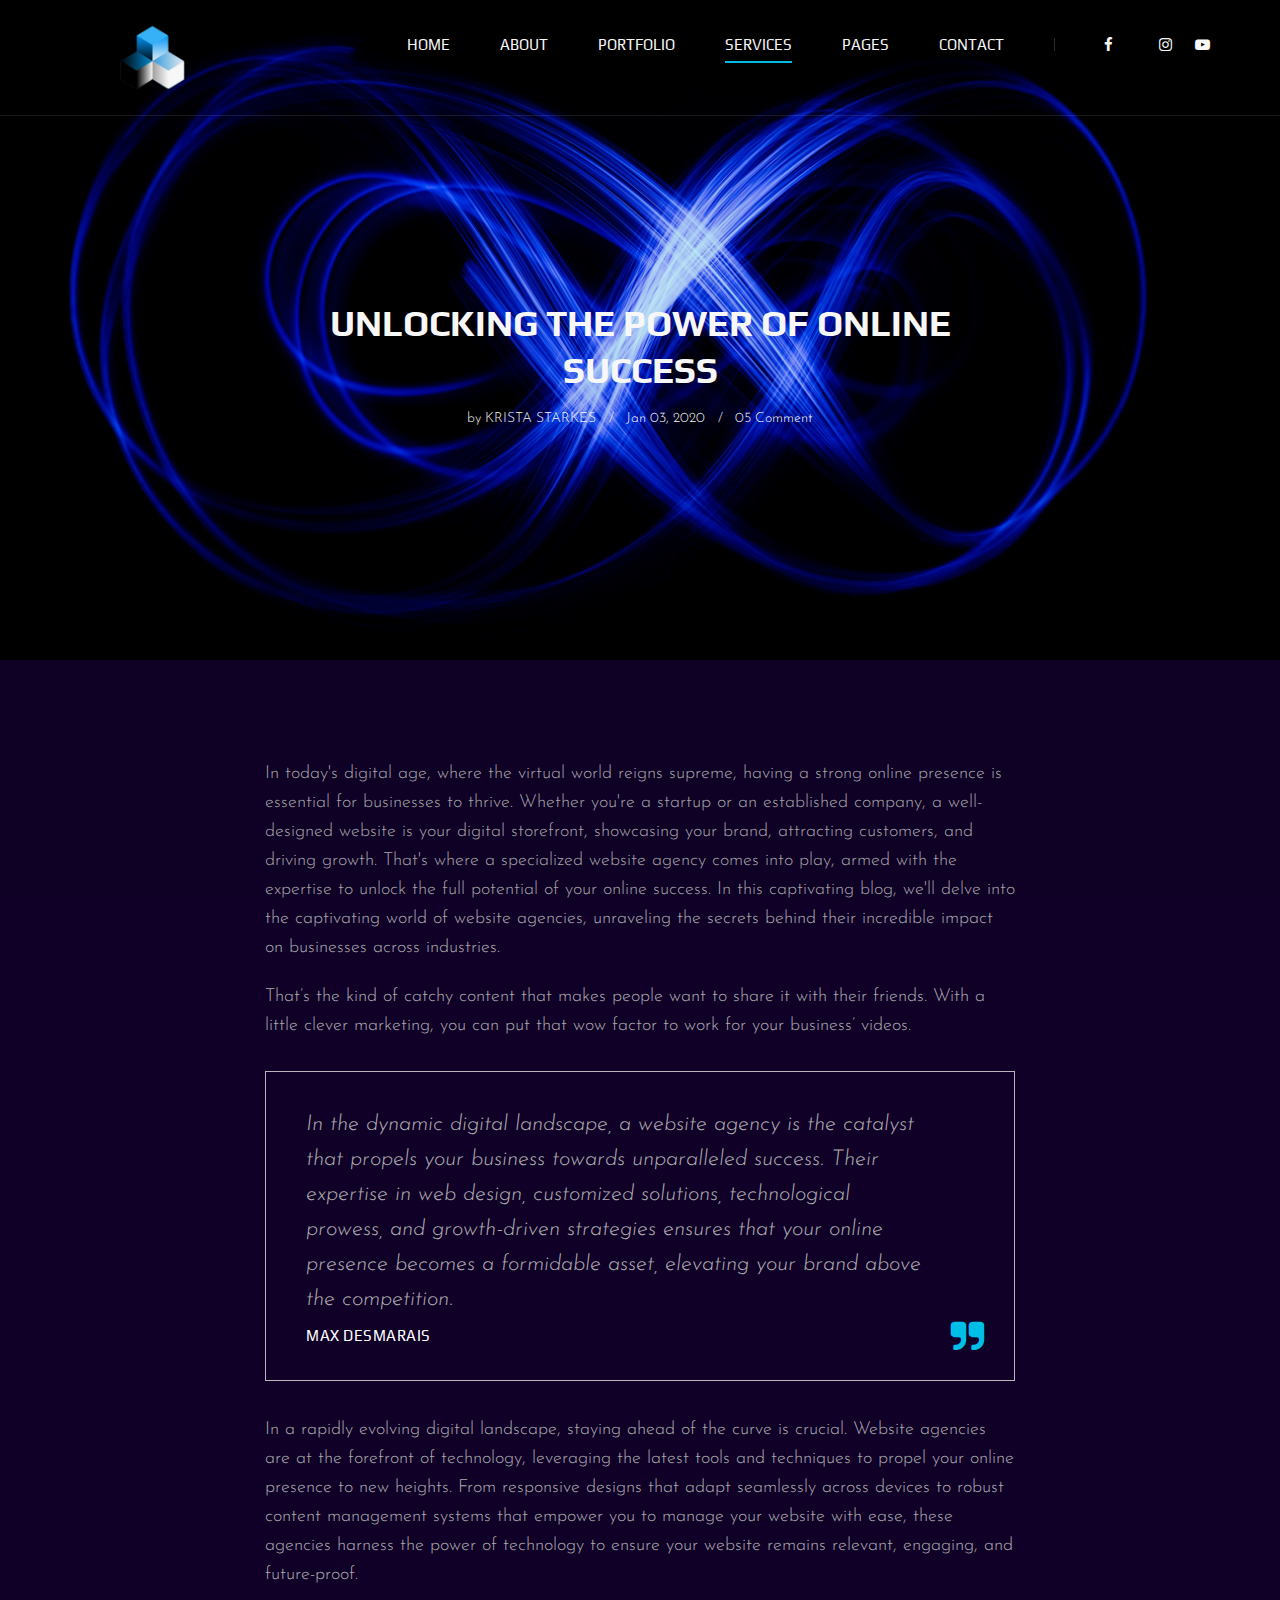
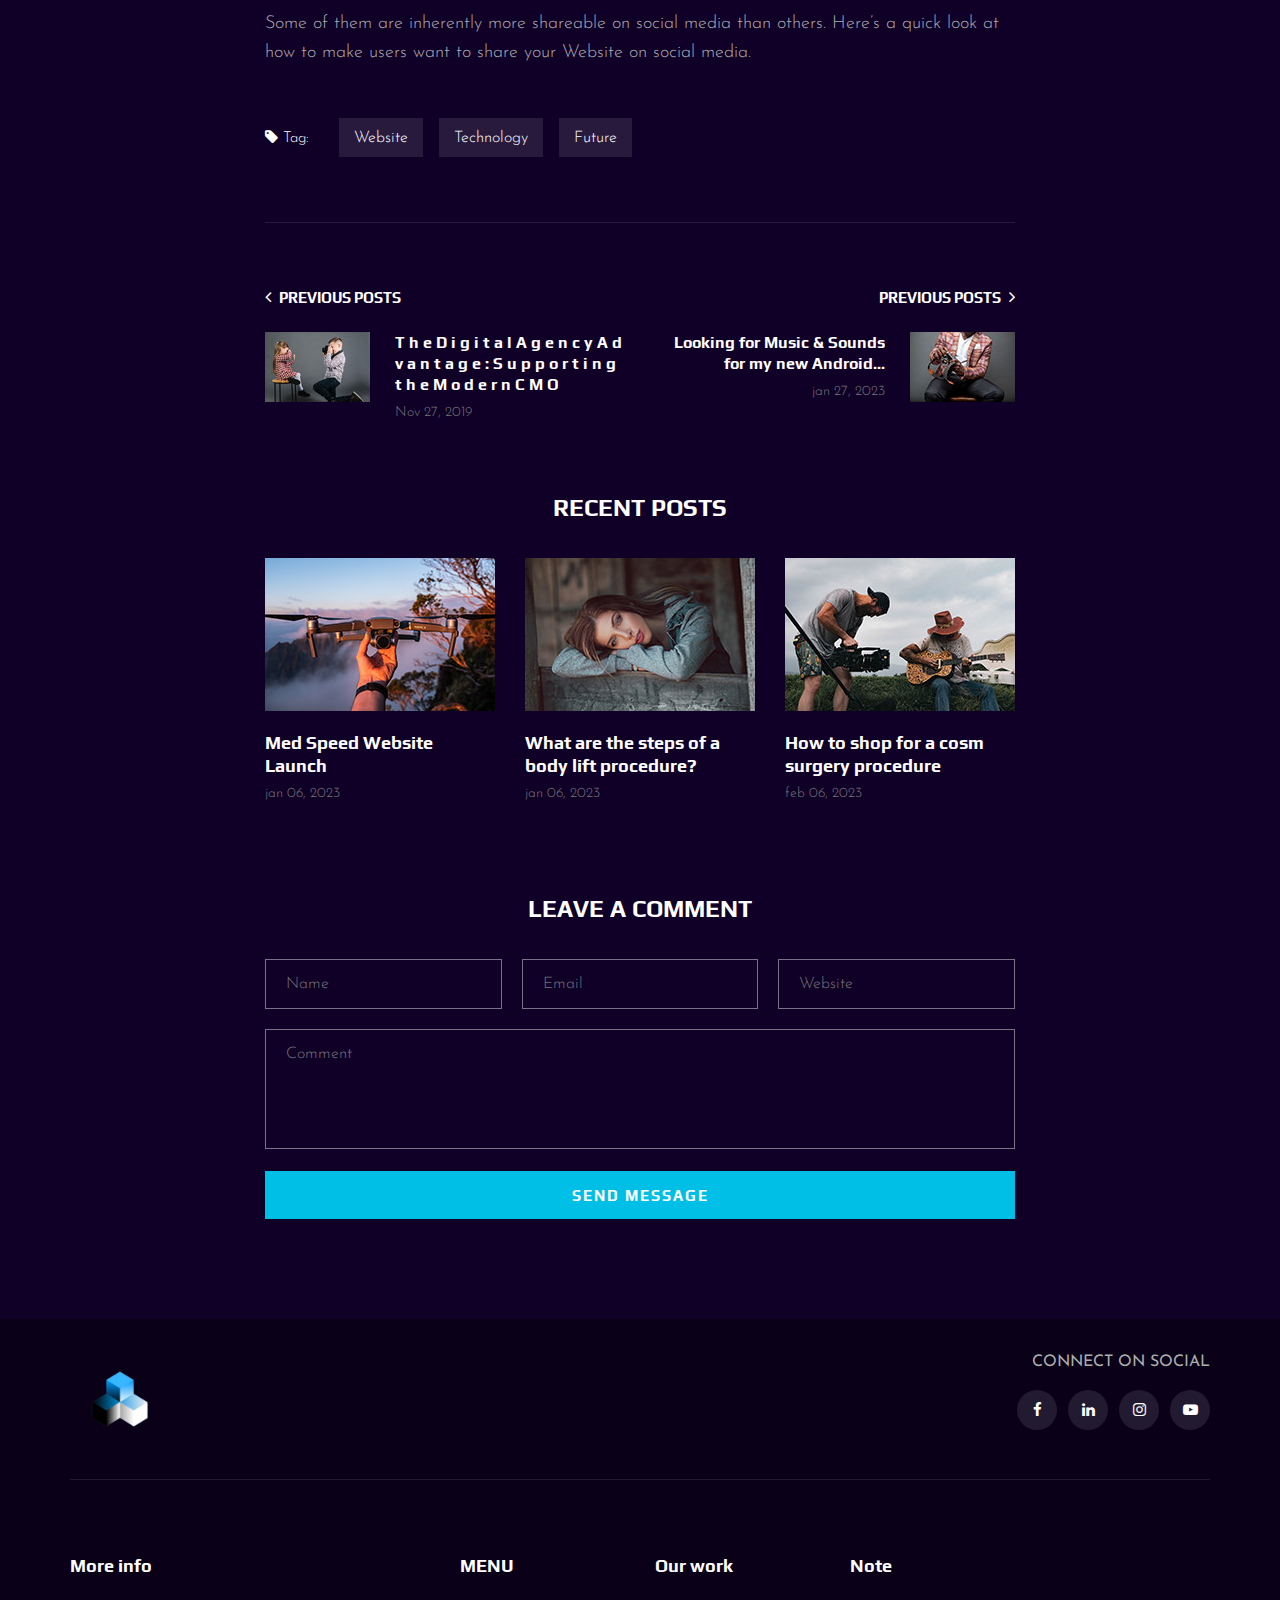
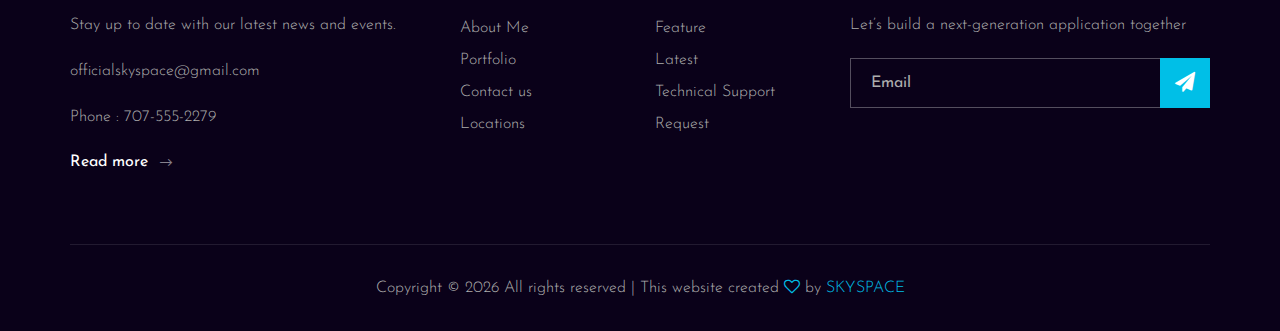
<file: blog-details.html>
<!DOCTYPE html>
<html lang="zxx">

<head>
    <meta charset="UTF-8">
    <meta name="description" content="Videograph Template">
    <meta name="keywords" content="Videograph, unica, creative, html">
    <meta name="viewport" content="width=device-width, initial-scale=1.0">
    <meta http-equiv="X-UA-Compatible" content="ie=edge">
    <title>Videograph | Template</title>

    <!-- Google Font -->
    <link href="https://fonts.googleapis.com/css2?family=Play:wght@400;700&display=swap" rel="stylesheet">
    <link href="https://fonts.googleapis.com/css2?family=Josefin+Sans:wght@300;400;500;600;700&display=swap"
        rel="stylesheet">

    <!-- Css Styles -->
    <link rel="stylesheet" href="css/bootstrap.min.css" type="text/css">
    <link rel="stylesheet" href="css/font-awesome.min.css" type="text/css">
    <link rel="stylesheet" href="css/elegant-icons.css" type="text/css">
    <link rel="stylesheet" href="css/owl.carousel.min.css" type="text/css">
    <link rel="stylesheet" href="css/magnific-popup.css" type="text/css">
    <link rel="stylesheet" href="css/slicknav.min.css" type="text/css">
    <link rel="stylesheet" href="css/style.css" type="text/css">
</head>

<body>
    <!-- Page Preloder -->
    <div id="preloder">
        <div class="loader"></div>
    </div>

    <!-- Header Section Begin -->
    <header class="header">
        <div class="container">
            <div class="row">
                <div class="col-lg-2">
                    <div class="header__logo">
                        <a href="./index.html"><img src="img/logo.png" alt=""></a>
                    </div>
                </div>
                <div class="col-lg-10">
                    <div class="header__nav__option">
                        <nav class="header__nav__menu mobile-menu">
                            <ul>
                                <li><a href="./index.html">Home</a></li>
                                <li><a href="./about.html">About</a></li>
                                <li><a href="./portfolio.html">Portfolio</a></li>
                                <li class="active"><a href="./services.html">Services</a></li>
                                <li><a href="#">Pages</a>
                                    <ul class="dropdown">
                                        <li><a href="./about.html">About</a></li>
                                        <li><a href="./portfolio.html">Portfolio</a></li>
                                        <li><a href="./blog.html">Blog</a></li>
                                        <li><a href="./blog-details.html">Blog Details</a></li>
                                    </ul>
                                </li>
                                <li><a href="./contact.html">Contact</a></li>
                            </ul>
                        </nav>
                        <div class="header__nav__social">
                            <a href="#"><i class="fa fa-facebook"></i></a>
                            <a href="https://www.linkedin.com/in/sky-space-007a9a277/"><i class="fa fa-linkedins"></i></a>
                            <a href="https://www.instagram.com/_skyspace_/"><i class="fa fa-instagram"></i></a>
                            <a href="#"><i class="fa fa-youtube-play"></i></a>
                        </div>
                    </div>
                </div>
            </div>
            <div id="mobile-menu-wrap"></div>
        </div>
    </header>
    <!-- Header End -->

    <!-- Blog Details Hero Begin -->
    <section class="blog-hero spad set-bg" data-setbg="img/blog/blog-bg1.jpg">
        <div class="container">
            <div class="row d-flex justify-content-center">
                <div class="col-lg-8">
                    <div class="blog__hero__text">
                        <h2>Unlocking the Power of Online Success</h2>
                        <ul>
                            <li>by <span>Krista Starkes</span></li>
                            <li>Jan 03, 2020</li>
                            <li>05 Comment</li>
                        </ul>
                    </div>
                </div>
            </div>
        </div>
    </section>
    <!-- Blog Details Hero End -->

    <!-- Blog Details Section Begin -->
    <div class="blog-details spad">
        <div class="container">
            <div class="row d-flex justify-content-center">
                <div class="col-lg-8">
                    <div class="blog__details__content">
                        <div class="blog__details__text">
                            <p>In today's digital age, where the virtual world reigns supreme, having a strong online presence is essential for businesses to thrive.
                                 Whether you're a startup or an established company, a well-designed website is your digital storefront, showcasing your brand, attracting customers, and driving growth.
                                  That's where a specialized website agency comes into play, armed with the expertise to unlock the full potential of your online success.
                                   In this captivating blog, we'll delve into the captivating world of website agencies,
                                 unraveling the secrets behind their incredible impact on businesses across industries.</p>
                            <p>That’s the kind of catchy content that makes people want to share it with their friends.
                                With a little clever marketing, you can put that wow factor to work for your business’
                                videos.</p>
                        </div>
                        <div class="blog__details__quote">
                            <p>In the dynamic digital landscape, a website agency is the catalyst that propels your business towards unparalleled success. 
                                Their expertise in web design, customized solutions, technological prowess, 
                                and growth-driven strategies ensures that your online presence becomes a formidable asset, elevating your brand above the competition.</p>
                            <h6>Max Desmarais</h6>
                            <i class="fa fa-quote-right"></i>
                        </div>
                        <div class="blog__details__desc">
                            <p>In a rapidly evolving digital landscape, staying ahead of the curve is crucial. 
                                Website agencies are at the forefront of technology, leveraging the latest tools and techniques to propel your online presence to new heights.
                                 From responsive designs that adapt seamlessly across devices to robust content management systems that empower you to manage your website with ease,
                                  these agencies harness the power of technology to ensure your website remains relevant, engaging, and future-proof.</p>
                            <p>Some of them are inherently more shareable on social media than others. Here’s a quick
                                look at how to make users want to share your Website on social media.</p>
                        </div>
                        <div class="blog__details__tags">
                            <span><i class="fa fa-tag"></i> Tag:</span>
                            <a href="#">Website</a>
                            <a href="#">Technology</a>
                            <a href="#">Future</a>
                        </div>
                        <div class="blog__details__option">
                            <div class="row">
                                <div class="col-lg-6 col-md-6 col-sm-6">
                                    <a href="#" class="blog__details__option__item">
                                        <h5><i class="fa fa-angle-left"></i> Previous posts</h5>
                                        <div class="blog__details__option__item__img">
                                            <img src="img/blog/prev.jpg" alt="">
                                        </div>
                                        <div class="blog__details__option__item__text">
                                            <h6> T h e D i g i t a l A g e n c y A d v a n t a g e : S u p p o r t i n g t h e M o d e r n C M O </h6>
                                            <span>Nov 27, 2019</span>
                                        </div>
                                    </a>
                                </div>
                                <div class="col-lg-6 col-md-6 col-sm-6">
                                    <a href="#" class="blog__details__option__item blog__details__option__item--right">
                                        <h5>Previous posts <i class="fa fa-angle-right"></i></h5>
                                        <div class="blog__details__option__item__img">
                                            <img src="img/blog/next.jpg" alt="">
                                        </div>
                                        <div class="blog__details__option__item__text">
                                            <h6>Looking for Music & Sounds for my new Android...</h6>
                                            <span>jan 27, 2023</span>
                                        </div>
                                    </a>
                                </div>
                            </div>
                        </div>
                        <div class="blog__details__recent">
                            <h4>Recent Posts</h4>
                            <div class="row">
                                <div class="col-lg-4 col-md-6 col-sm-6">
                                    <div class="blog__details__recent__item">
                                        <img src="img/blog/ri-1.jpg" alt="">
                                        <h5> Med Speed Website Launch </h5>
                                        <span>jan 06, 2023</span>
                                    </div>
                                </div>
                                <div class="col-lg-4 col-md-6 col-sm-6">
                                    <div class="blog__details__recent__item">
                                        <img src="img/blog/ri-2.jpg" alt="">
                                        <h5>What are the steps of a body lift procedure?</h5>
                                        <span>jan 06, 2023</span>
                                    </div>
                                </div>
                                <div class="col-lg-4 col-md-6 col-sm-6">
                                    <div class="blog__details__recent__item">
                                        <img src="img/blog/ri-3.jpg" alt="">
                                        <h5>How to shop for a cosm surgery procedure</h5>
                                        <span>feb 06, 2023</span>
                                    </div>
                                </div>
                            </div>
                        </div>
                        <div class="blog__details__comment">
                            <h4>Leave a comment</h4>
                            <form action="#">
                                <div class="input__list">
                                    <input type="text" placeholder="Name">
                                    <input type="text" placeholder="Email">
                                    <input type="text" placeholder="Website">
                                </div>
                                <textarea placeholder="Comment"></textarea>
                                <button type="submit" class="site-btn">Send Message</button>
                            </form>
                        </div>
                    </div>
                </div>
            </div>
        </div>
    </div>
    <!-- Blog Details Section End -->

    <!-- Footer Section Begin -->
    <footer class="footer">
        <div class="container">
            <div class="footer__top">
                <div class="row">
                    <div class="col-lg-6 col-md-6">
                        <div class="footer__top__logo">
                            <a href="#"><img src="img/logo.png" alt=""></a>
                        </div>
                    </div>
                    <div class="col-lg-6 col-md-6">
                        
                        <div class="footer__top__social">
                            <P>CONNECT ON SOCIAL</P>
                            <a href="https://www.facebook.com/profile.php?id=100027366533695"><i class="fa fa-facebook"></i></a>
                            
                            <a href="https://www.linkedin.com/in/sky-space-007a9a277/"><i class="fa fa-linkedin"></i></a>
                            
                            <a href="https://www.instagram.com/_skyspace_/"><i class="fa fa-instagram"></i></a>
                            <a href="#"><i class="fa fa-youtube-play"></i></a>
                        </div>
                    </div>
                </div>
            </div>
            <div class="footer__option">
                <div class="row">
                    <div class="col-lg-4 col-md-6 col-sm-6">
                        <div class="footer__option__item">
                            <h5>More info</h5>
                            <p>
                                Stay up to date with our
                                latest news and events.</p>

                            <p>officialskyspace@gmail.com</p>
               
                            <p>Phone : 707-555-2279</p>
                            <a href="#" class="read__more">Read more <span class="arrow_right"></span></a>
                        </div>
                    </div>
                    <div class="col-lg-2 col-md-3 col-sm-3">
                        <div class="footer__option__item">
                            <h5>   MENU </h5>
                            <ul>
                                <li><a href="#">About Me</a></li>
                                <li><a href="#">Portfolio</a></li>
                                <li><a href="#">Contact us</a></li>
                                <li><a href="#">Locations</a></li>
                            </ul>
                        </div>
                    </div>
                    <div class="col-lg-2 col-md-3 col-sm-3">
                        <div class="footer__option__item">
                            <h5>Our work</h5>
                            <ul>
                                <li><a href="#">Feature</a></li>
                                <li><a href="#">Latest</a></li>
                                <li><a href="#">Technical Support</a></li>
                                <li><a href="#">Request</a></li>
                            </ul>
                        </div>
                    </div>
                    <div class="col-lg-4 col-md-12">
                        <div class="footer__option__item">
                            <h5>Note</h5>
                            <p>Let’s build a next-generation
                                application together</p>
                            <form action="#">
                                <input type="text" placeholder="Email">
                                <button type="submit"><i class="fa fa-send"></i></button>
                            </form>
                        </div>
                    </div>
                </div>
            </div>
            <div class="footer__copyright">
                <div class="row">
                    <div class="col-lg-12 text-center">
                        <!-- Link back to Colorlib can't be removed. Template is licensed under CC BY 3.0. -->
                        <p class="footer__copyright__text">Copyright &copy;
                            <script>
                                document.write(new Date().getFullYear());
                            </script>
                            All rights reserved | This website created  <i class="fa fa-heart-o"
                                aria-hidden="true"></i> by <a href="" target="_blank">SKYSPACE</a>
                        </p>
                        <!-- Link back to Colorlib can't be removed. Template is licensed under CC BY 3.0. -->
                    </div>
                </div>
            </div>
        </div>
    </footer>
    <!-- Footer Section End -->

    <!-- Js Plugins -->
    <script src="js/jquery-3.3.1.min.js"></script>
    <script src="js/bootstrap.min.js"></script>
    <script src="js/jquery.magnific-popup.min.js"></script>
    <script src="js/mixitup.min.js"></script>
    <script src="js/masonry.pkgd.min.js"></script>
    <script src="js/jquery.slicknav.js"></script>
    <script src="js/owl.carousel.min.js"></script>
    <script src="js/main.js"></script>
</body>

</html>
</file>
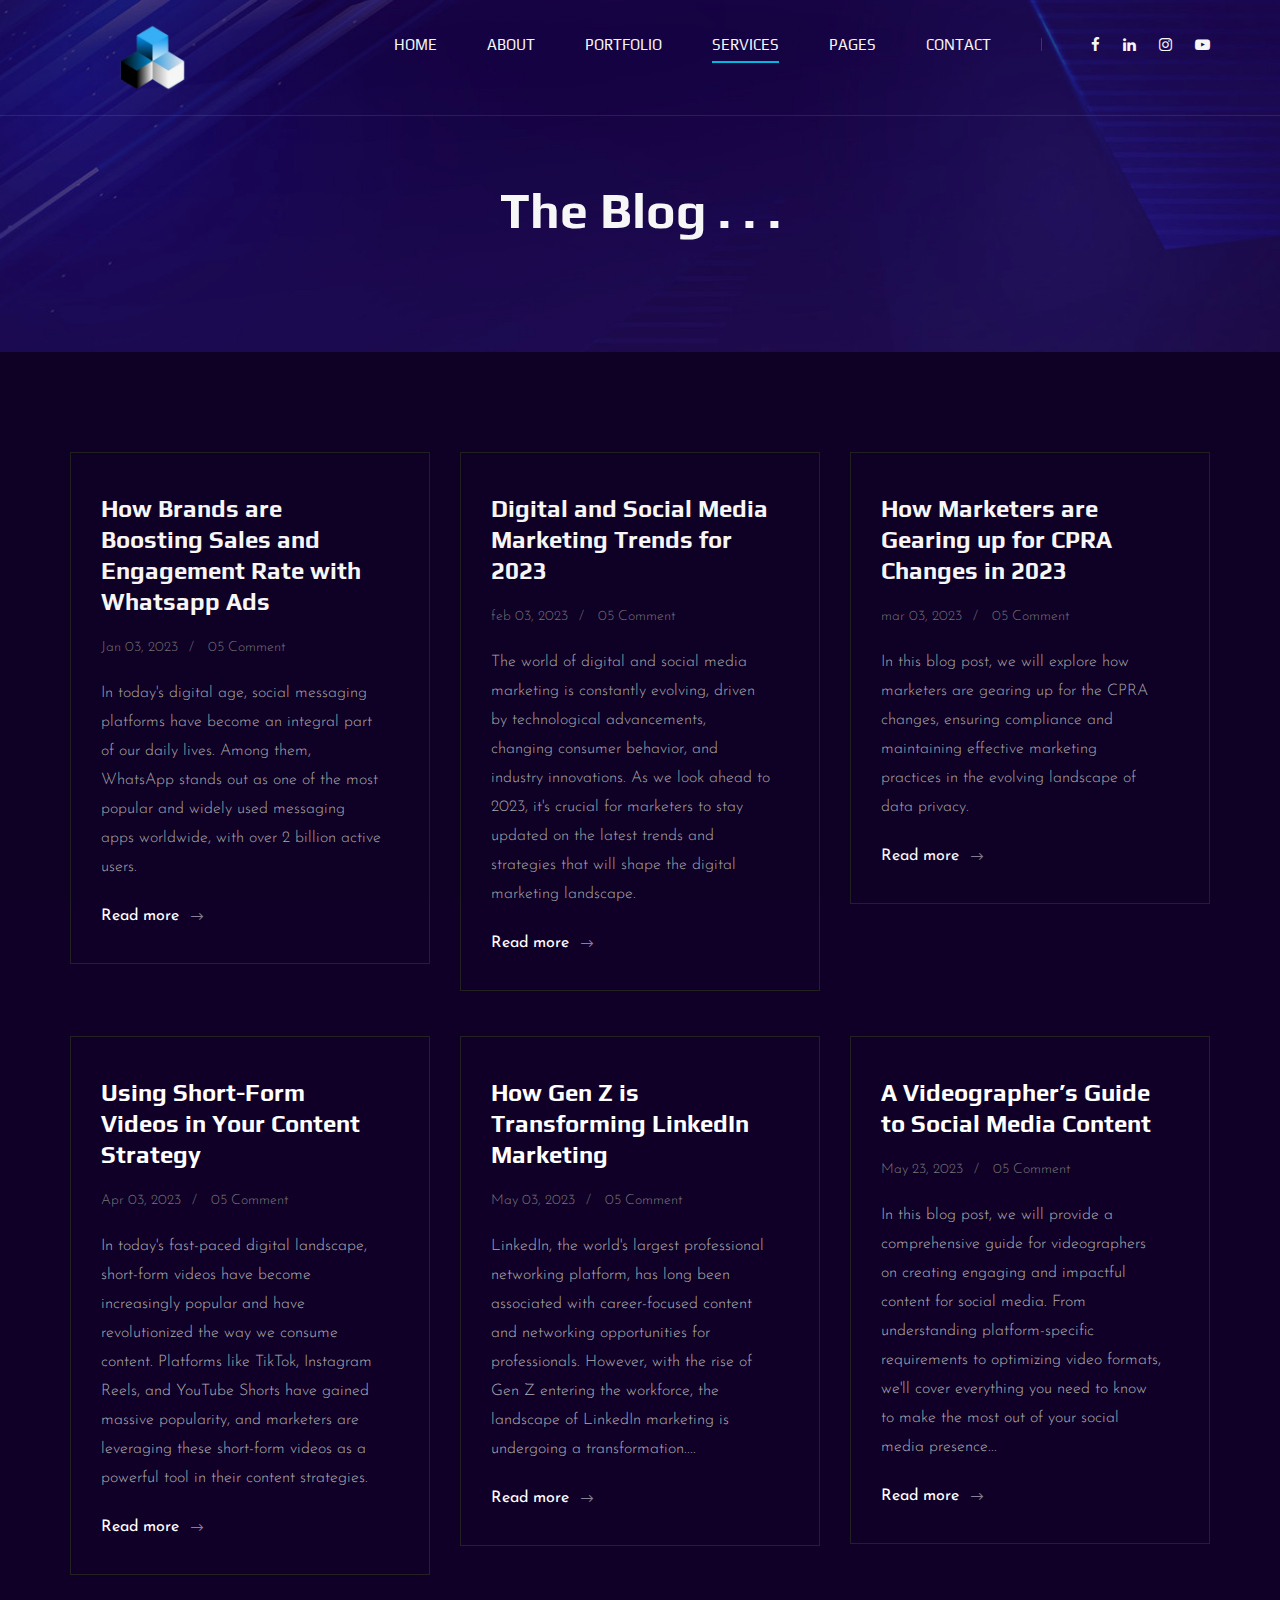
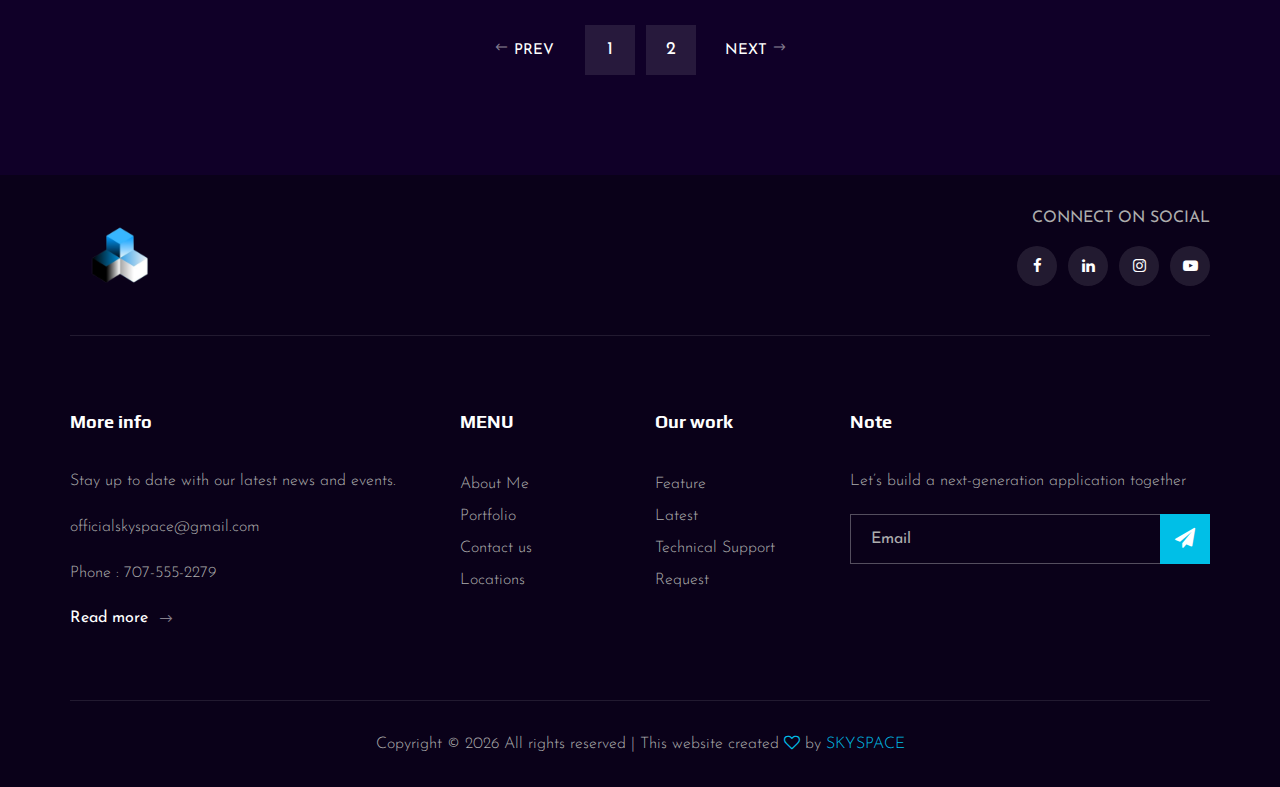
<file: blog.html>
<!DOCTYPE html>
<html lang="zxx">

<head>
    <meta charset="UTF-8">
    <meta name="description" content="Videograph Template">
    <meta name="keywords" content="Videograph, unica, creative, html">
    <meta name="viewport" content="width=device-width, initial-scale=1.0">
    <meta http-equiv="X-UA-Compatible" content="ie=edge">
    <title>Videograph | Template</title>

    <!-- Google Font -->
    <link href="https://fonts.googleapis.com/css2?family=Play:wght@400;700&display=swap" rel="stylesheet">
    <link href="https://fonts.googleapis.com/css2?family=Josefin+Sans:wght@300;400;500;600;700&display=swap"
        rel="stylesheet">

    <!-- Css Styles -->
    <link rel="stylesheet" href="css/bootstrap.min.css" type="text/css">
    <link rel="stylesheet" href="css/font-awesome.min.css" type="text/css">
    <link rel="stylesheet" href="css/elegant-icons.css" type="text/css">
    <link rel="stylesheet" href="css/owl.carousel.min.css" type="text/css">
    <link rel="stylesheet" href="css/magnific-popup.css" type="text/css">
    <link rel="stylesheet" href="css/slicknav.min.css" type="text/css">
    <link rel="stylesheet" href="css/style.css" type="text/css">
</head>

<body>
    <!-- Page Preloder -->
    <div id="preloder">
        <div class="loader"></div>
    </div>

    <!-- Header Section Begin -->
    <header class="header">
        <div class="container">
            <div class="row">
                <div class="col-lg-2">
                    <div class="header__logo">
                        <a href="./index.html"><img src="img/logo.png" alt=""></a>
                    </div>
                </div>
                <div class="col-lg-10">
                    <div class="header__nav__option">
                        <nav class="header__nav__menu mobile-menu">
                            <ul>
                                <li><a href="./index.html">Home</a></li>
                                <li><a href="./about.html">About</a></li>
                                <li><a href="./portfolio.html">Portfolio</a></li>
                                <li class="active"><a href="./services.html">Services</a></li>
                                <li><a href="#">Pages</a>
                                    <ul class="dropdown">
                                        <li><a href="./about.html">About</a></li>
                                        <li><a href="./portfolio.html">Portfolio</a></li>
                                        <li><a href="./blog.html">Blog</a></li>
                                        <li><a href="./blog-details.html">Blog Details</a></li>
                                    </ul>
                                </li>
                                <li><a href="./contact.html">Contact</a></li>
                            </ul>
                        </nav>
                        <div class="header__nav__social">
                            <a href="https://www.facebook.com/profile.php?id=100027366533695"><i class="fa fa-facebook"></i></a>
                            
                            <a href="https://www.linkedin.com/in/sky-space-007a9a277/"><i class="fa fa-linkedin"></i></a>
                            
                            <a href="https://www.instagram.com/_skyspace_/"><i class="fa fa-instagram"></i></a>
                            <a href="#"><i class="fa fa-youtube-play"></i></a>
                        </div>
                    </div>
                </div>
            </div>
            <div id="mobile-menu-wrap"></div>
        </div>
    </header>
    <!-- Header End -->

    <!-- Breadcrumb Begin -->
    <div class="breadcrumb-option spad set-bg" data-setbg="img/breadcrumb-bg.jpg">
        <div class="container">
            <div class="row">
                <div class="col-lg-12 text-center">
                    <div class="breadcrumb__text">
                        <h2>The Blog . . .</h2>
                        <div class="breadcrumb__links">
                            
                        </div>
                    </div>
                </div>
            </div>
        </div>
    </div>
    <!-- Breadcrumb End -->

    <!-- Blog Section Begin -->
    <section class="blog spad">
        <div class="container">
            <div class="row">
                <div class="col-lg-4 col-md-6 col-sm-6">
                    <div class="blog__item">
                        <h4>How Brands are Boosting Sales and Engagement Rate with Whatsapp Ads</h4>
                        <ul>
                            <li>Jan 03, 2023</li>
                            <li>05 Comment</li>
                        </ul>
                        <p>In today's digital age, social messaging platforms have become an integral part of our daily lives.
                             Among them, WhatsApp stands out as one of the most popular and widely used messaging apps worldwide,
                              with over 2 billion active users.</p>
                        <a href="#">Read more <span class="arrow_right"></span></a>
                    </div>
                </div>
                <div class="col-lg-4 col-md-6 col-sm-6">
                    <div class="blog__item">
                        <h4>Digital and Social Media Marketing Trends for 2023</h4>
                        <ul>
                            <li>feb 03, 2023</li>
                            <li>05 Comment</li>
                        </ul>
                        <p>The world of digital and social media marketing is constantly evolving, driven by technological advancements,
                             changing consumer behavior, and industry innovations. As we look ahead to 2023, 
                             it's crucial for marketers to stay updated on the latest trends and strategies that will shape the digital marketing landscape. </p>
                        <a href="#">Read more <span class="arrow_right"></span></a>
                    </div>
                </div>
                <div class="col-lg-4 col-md-6 col-sm-6">
                    <div class="blog__item">
                        <h4>How Marketers are Gearing up for CPRA Changes in 2023</h4>
                        <ul>
                            <li>mar 03, 2023</li>
                            <li>05 Comment</li>
                        </ul>
                        <p>In this blog post, we will explore how marketers are gearing up for the CPRA changes, 
                            ensuring compliance and maintaining effective marketing practices in the evolving landscape of data privacy.</p>
                        <a href="#">Read more <span class="arrow_right"></span></a>
                    </div>
                </div>
                <div class="col-lg-4 col-md-6 col-sm-6">
                    <div class="blog__item">
                        <h4>Using Short-Form Videos in Your Content Strategy</h4>
                        <ul>
                            <li>Apr 03, 2023</li>
                            <li>05 Comment</li>
                        </ul>
                        <p>In today's fast-paced digital landscape, short-form videos have become increasingly popular and have revolutionized the way we consume content. 
                            Platforms like TikTok, Instagram Reels, and YouTube Shorts have gained massive popularity,
                             and marketers are leveraging these short-form videos as a powerful tool in their content strategies. </p>
                        <a href="#">Read more <span class="arrow_right"></span></a>
                    </div>
                </div>
                <div class="col-lg-4 col-md-6 col-sm-6">
                    <div class="blog__item">
                        <h4>How Gen Z is Transforming LinkedIn Marketing</h4>
                        <ul>
                            <li>May 03, 2023</li>
                            <li>05 Comment</li>
                        </ul>
                        <p>LinkedIn, the world's largest professional networking platform, has long been associated with career-focused content and networking opportunities for professionals.
                             However, with the rise of Gen Z entering the workforce, the landscape of LinkedIn marketing is undergoing a transformation....</p>
                        <a href="#">Read more <span class="arrow_right"></span></a>
                    </div>
                </div>
                <div class="col-lg-4 col-md-6 col-sm-6">
                    <div class="blog__item">
                        <h4>A Videographer’s Guide to Social Media Content</h4>
                        <ul>
                            <li>May 23, 2023</li>
                            <li>05 Comment</li>
                        </ul>
                        <p>In this blog post, we will provide a comprehensive guide for videographers on creating engaging and impactful content for social media.
                             From understanding platform-specific requirements to optimizing video formats, we'll cover everything you need to know to make the most out of your social media presence...</p>
                        <a href="#">Read more <span class="arrow_right"></span></a>
                    </div>
                </div>
                
            </div>
            <div class="row">
                <div class="col-lg-12">
                    <div class="pagination__option blog__pagi">
                        <a href="#" class="arrow__pagination left__arrow"><span class="arrow_left"></span> Prev</a>
                        <a href="#" class="number__pagination">1</a>
                        <a href="#" class="number__pagination">2</a>
                        <a href="#" class="arrow__pagination right__arrow">Next <span class="arrow_right"></span></a>
                    </div>
                </div>
            </div>
        </div>
    </section>
    <!-- Blog Section End -->

    <!-- Footer Section Begin -->
    <footer class="footer">
        <div class="container">
            <div class="footer__top">
                <div class="row">
                    <div class="col-lg-6 col-md-6">
                        <div class="footer__top__logo">
                            <a href="#"><img src="img/logo.png" alt=""></a>
                        </div>
                    </div>
                    <div class="col-lg-6 col-md-6">
                        
                        <div class="footer__top__social">
                            <P>CONNECT ON SOCIAL</P>
                            <a href="https://www.facebook.com/profile.php?id=100027366533695"><i class="fa fa-facebook"></i></a>
                            
                            <a href="https://www.linkedin.com/in/sky-space-007a9a277/"><i class="fa fa-linkedin"></i></a>
                            
                            <a href="https://www.instagram.com/_skyspace_/"><i class="fa fa-instagram"></i></a>
                            <a href="#"><i class="fa fa-youtube-play"></i></a>
                        </div>
                    </div>
                </div>
            </div>
            <div class="footer__option">
                <div class="row">
                    <div class="col-lg-4 col-md-6 col-sm-6">
                        <div class="footer__option__item">
                            <h5>More info</h5>
                            <p>
                                Stay up to date with our
                                latest news and events.</p>

                            <p>officialskyspace@gmail.com</p>
               
                            <p>Phone : 707-555-2279</p>
                            <a href="#" class="read__more">Read more <span class="arrow_right"></span></a>
                        </div>
                    </div>
                    <div class="col-lg-2 col-md-3 col-sm-3">
                        <div class="footer__option__item">
                            <h5>   MENU </h5>
                            <ul>
                                <li><a href="#">About Me</a></li>
                                <li><a href="#">Portfolio</a></li>
                                <li><a href="#">Contact us</a></li>
                                <li><a href="#">Locations</a></li>
                            </ul>
                        </div>
                    </div>
                    <div class="col-lg-2 col-md-3 col-sm-3">
                        <div class="footer__option__item">
                            <h5>Our work</h5>
                            <ul>
                                <li><a href="#">Feature</a></li>
                                <li><a href="#">Latest</a></li>
                                <li><a href="#">Technical Support</a></li>
                                <li><a href="#">Request</a></li>
                            </ul>
                        </div>
                    </div>
                    <div class="col-lg-4 col-md-12">
                        <div class="footer__option__item">
                            <h5>Note</h5>
                            <p>Let’s build a next-generation
                                application together</p>
                            <form action="#">
                                <input type="text" placeholder="Email">
                                <button type="submit"><i class="fa fa-send"></i></button>
                            </form>
                        </div>
                    </div>
                </div>
            </div>
            <div class="footer__copyright">
                <div class="row">
                    <div class="col-lg-12 text-center">
                        <!-- Link back to Colorlib can't be removed. Template is licensed under CC BY 3.0. -->
                        <p class="footer__copyright__text">Copyright &copy;
                            <script>
                                document.write(new Date().getFullYear());
                            </script>
                            All rights reserved | This website created  <i class="fa fa-heart-o"
                                aria-hidden="true"></i> by <a href="" target="_blank">SKYSPACE</a>
                        </p>
                        <!-- Link back to Colorlib can't be removed. Template is licensed under CC BY 3.0. -->
                    </div>
                </div>
            </div>
        </div>
    </footer>
    <!-- Footer Section End -->

    <!-- Js Plugins -->
    <script src="js/jquery-3.3.1.min.js"></script>
    <script src="js/bootstrap.min.js"></script>
    <script src="js/jquery.magnific-popup.min.js"></script>
    <script src="js/mixitup.min.js"></script>
    <script src="js/masonry.pkgd.min.js"></script>
    <script src="js/jquery.slicknav.js"></script>
    <script src="js/owl.carousel.min.js"></script>
    <script src="js/main.js"></script>
</body>

</html>
</file>
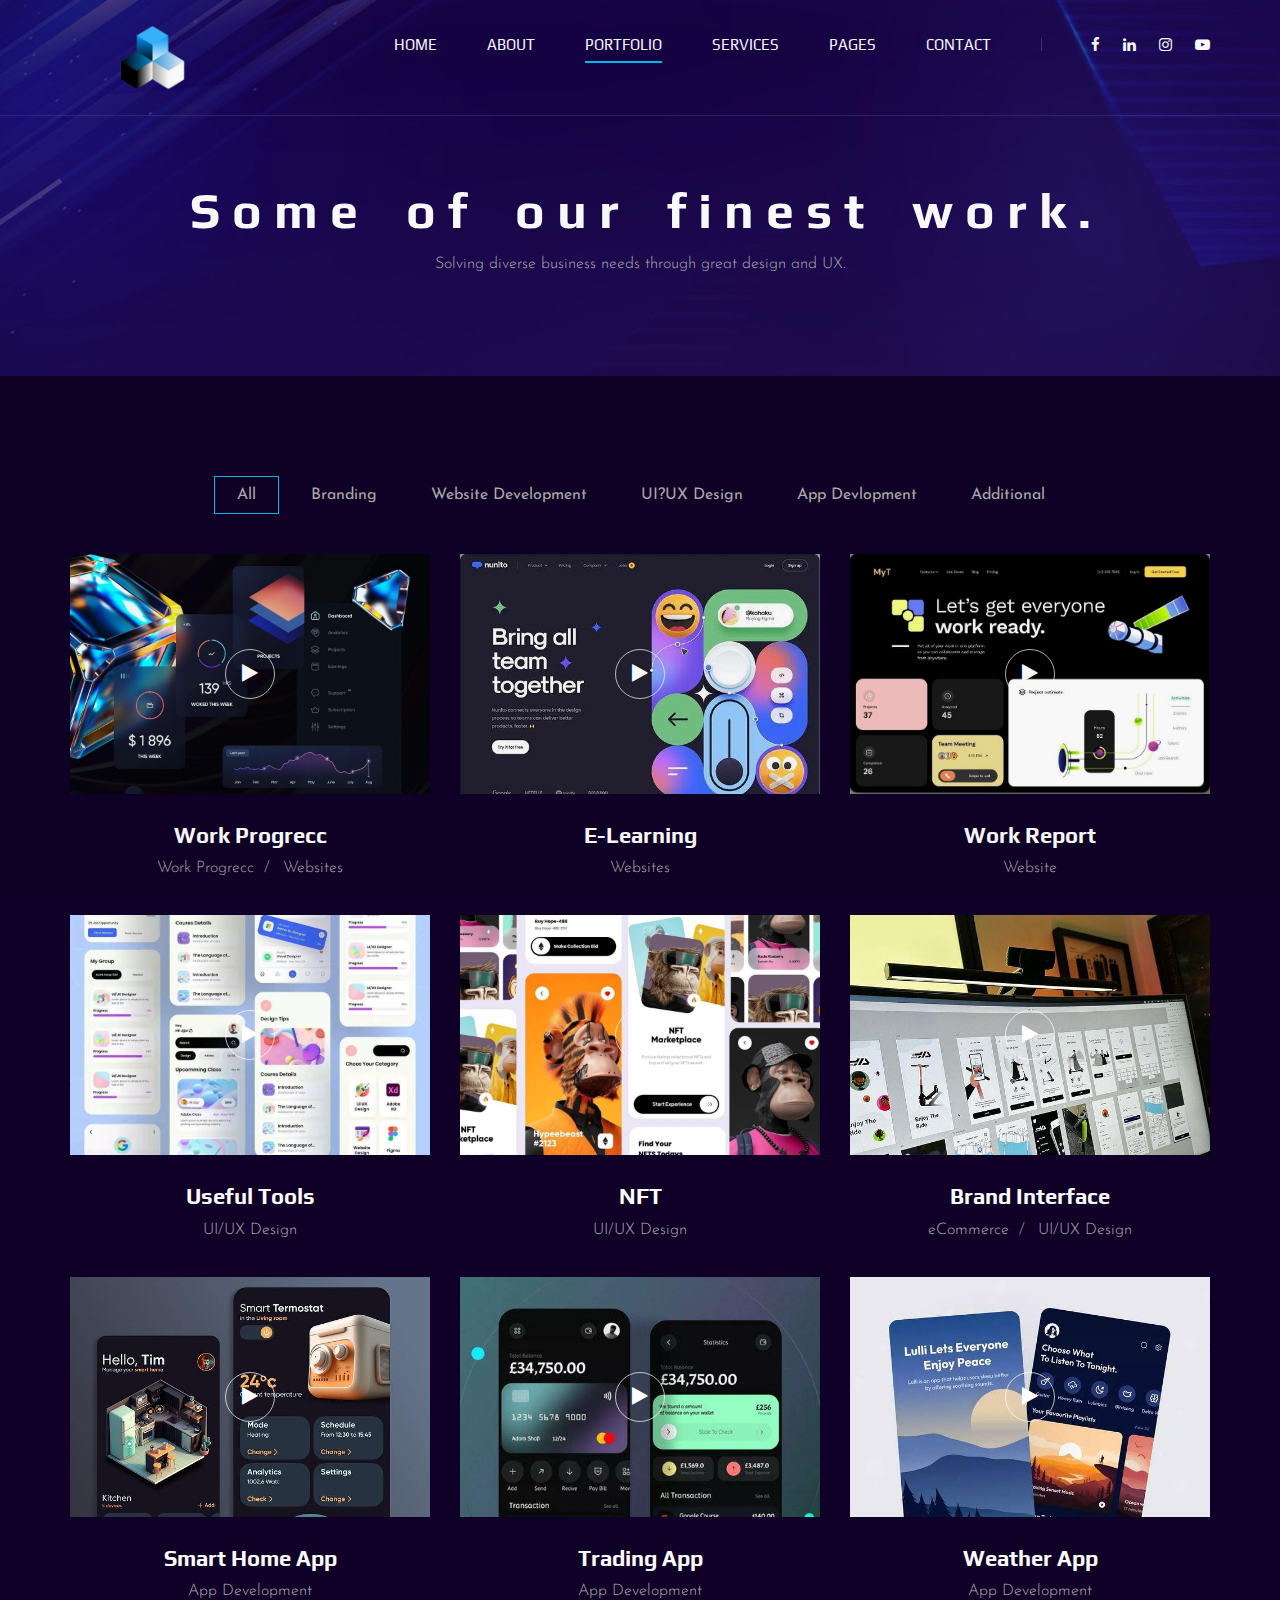
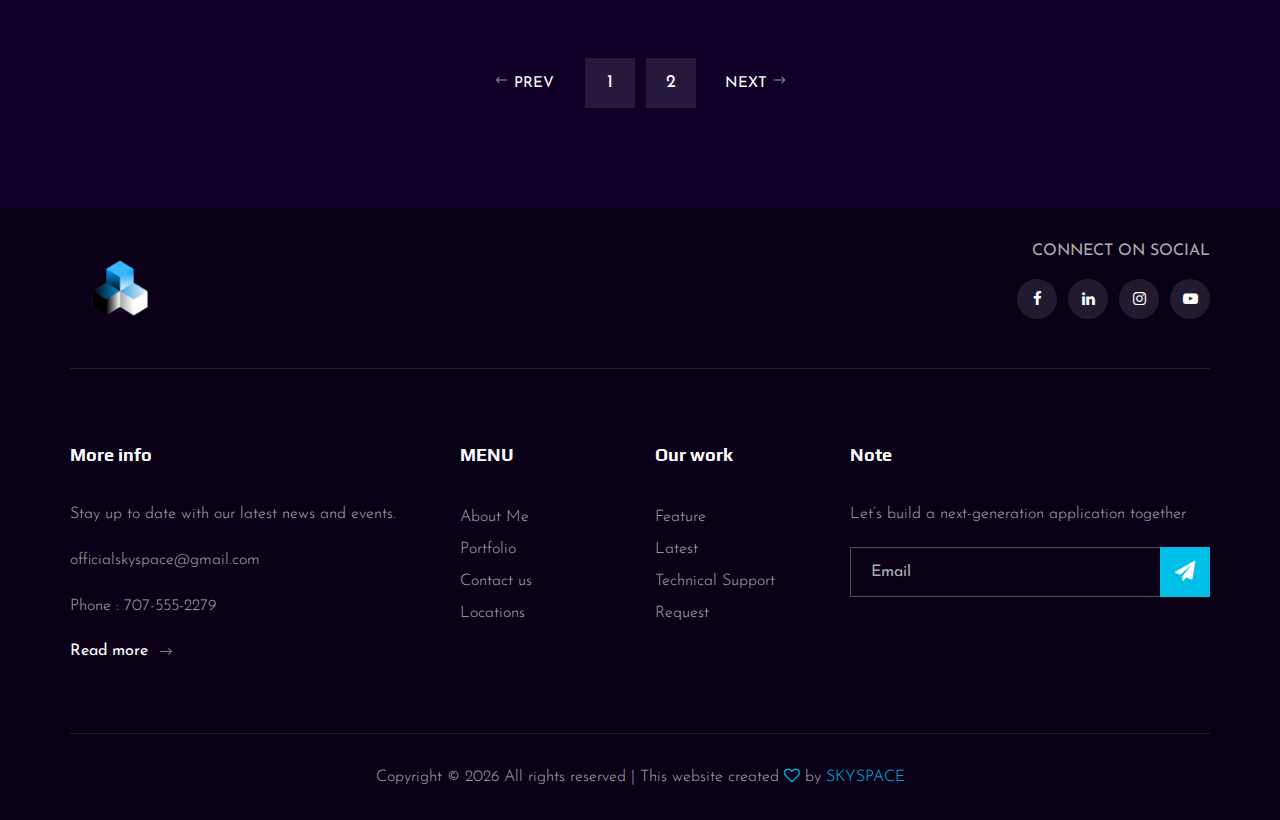
<file: portfolio.html>
<!DOCTYPE html>
<html lang="zxx">

<head>
    <meta charset="UTF-8">
    <meta name="description" content="Videograph Template">
    <meta name="keywords" content="Videograph, unica, creative, html">
    <meta name="viewport" content="width=device-width, initial-scale=1.0">
    <meta http-equiv="X-UA-Compatible" content="ie=edge">
    <title>Skyspace</title>

    <!-- Google Font -->
    <link href="https://fonts.googleapis.com/css2?family=Play:wght@400;700&display=swap" rel="stylesheet">
    <link href="https://fonts.googleapis.com/css2?family=Josefin+Sans:wght@300;400;500;600;700&display=swap"
        rel="stylesheet">

    <!-- Css Styles -->
    <link rel="stylesheet" href="css/bootstrap.min.css" type="text/css">
    <link rel="stylesheet" href="css/font-awesome.min.css" type="text/css">
    <link rel="stylesheet" href="css/elegant-icons.css" type="text/css">
    <link rel="stylesheet" href="css/owl.carousel.min.css" type="text/css">
    <link rel="stylesheet" href="css/magnific-popup.css" type="text/css">
    <link rel="stylesheet" href="css/slicknav.min.css" type="text/css">
    <link rel="stylesheet" href="css/style.css" type="text/css">
</head>

<body>
    <!-- Page Preloder -->
    <div id="preloder">
        <div class="loader"></div>
    </div>

    <!-- Header Section Begin -->
    <header class="header">
        <div class="container">
            <div class="row">
                <div class="col-lg-2">
                    <div class="header__logo">
                        <a href="./index.html"><img src="img/logo.png" alt=""></a>
                    </div>
                </div>
                <div class="col-lg-10">
                    <div class="header__nav__option">
                        <nav class="header__nav__menu mobile-menu">
                            <ul>
                                <li><a href="./index.html">Home</a></li>
                                <li><a href="./about.html">About</a></li>
                                <li class="active"><a href="./portfolio.html">Portfolio</a></li>
                                <li><a href="./services.html">Services</a></li>
                                <li><a href="#">Pages</a>
                                    <ul class="dropdown">
                                        <li><a href="./about.html">About</a></li>
                                        <li><a href="./portfolio.html">Portfolio</a></li>
                                        <li><a href="./blog.html">Blog</a></li>
                                        <li><a href="./blog-details.html">Blog Details</a></li>
                                    </ul>
                                </li>
                                <li><a href="./contact.html">Contact</a></li>
                            </ul>
                        </nav>
                        <div class="header__nav__social">
                            <a href="#"><i class="fa fa-facebook"></i></a>
                            <a href="https://www.linkedin.com/in/sky-space-007a9a277/"><i class="fa fa-linkedin"></i></a>
                            <a href="https://www.instagram.com/_skyspace_/"><i class="fa fa-instagram"></i></a>
                            <a href="#"><i class="fa fa-youtube-play"></i></a>
                        </div>
                    </div>
                </div>
            </div>
            <div id="mobile-menu-wrap"></div>
        </div>
    </header>
    <!-- Header End -->

    <!-- Breadcrumb Begin -->
    <div class="breadcrumb-option spad set-bg" data-setbg="img/breadcrumb-bg.jpg">
        <div class="container">
            <div class="row">
                <div class="col-lg-12 text-center">
                    <div class="breadcrumb__text">
                        <h2>S o m e &nbsp;&nbsp;  o f  &nbsp;&nbsp; o u r  &nbsp;&nbsp; f i n e s t  &nbsp;&nbsp; w o r k .</h2>
                        <div class="breadcrumb__links">
                            
                            <span>Solving diverse business needs through great design and UX.</span>
                        </div>
                    </div>
                </div>
            </div>
        </div>
    </div>
    <!-- Breadcrumb End -->

    <!-- Portfolio Section Begin -->
    <section class="portfolio spad">
        <div class="container">
            <div class="row">
                <div class="col-lg-12">
                    <ul class="portfolio__filter">
                        <li class="active" data-filter="*">All</li>
                        <li data-filter=".branding">Branding</li>
                        <li data-filter=".digital-marketing">Website Development</li>
                        <li data-filter=".web">UI?UX Design</li>
                        <li data-filter=".photography">App Devlopment</li>
                        <li data-filter=" .ecommerce">Additional</li>
                    </ul>
                </div>
            </div>
            <div class="row portfolio__gallery">
                <div class="col-lg-4 col-md-6 col-sm-6 mix branding">
                    <div class="portfolio__item">
                        <div class="portfolio__item__video set-bg" data-setbg="img/portfolio/web3.jpg">
                            <a href="https://www.youtube.com/watch?v=LXb3EKWsInQ" class="play-btn video-popup"><i
                                    class="fa fa-play"></i></a>
                        </div>
                        <div class="portfolio__item__text">
                            <h4>Work Progrecc</h4>
                            <ul>
                                <li>Work Progrecc</li>
                                <li>Websites</li>
                            </ul>
                        </div>
                    </div>
                </div>
                <div class="col-lg-4 col-md-6 col-sm-6 mix digital-marketing">
                    <div class="portfolio__item">
                        <div class="portfolio__item__video set-bg" data-setbg="img/portfolio/web1.jpg">
                            <a href="https://www.youtube.com/watch?v=LXb3EKWsInQ" class="play-btn video-popup"><i
                                    class="fa fa-play"></i></a>
                        </div>
                        <div class="portfolio__item__text">
                            <h4>E-Learning</h4>
                            <span>Websites</span>
                        </div>
                    </div>
                </div>
                <div class="col-lg-4 col-md-6 col-sm-6 mix web">
                    <div class="portfolio__item">
                        <div class="portfolio__item__video set-bg" data-setbg="img/portfolio/web2.jpg">
                            <a href="https://www.youtube.com/watch?v=LXb3EKWsInQ" class="play-btn video-popup"><i
                                    class="fa fa-play"></i></a>
                        </div>
                        <div class="portfolio__item__text">
                            <h4>Work Report</h4>
                            <ul>
                                <li>Website</li>
                              
                            </ul>
                        </div>
                    </div>
                </div>
                <div class="col-lg-4 col-md-6 col-sm-6 mix photography">
                    <div class="portfolio__item">
                        <div class="portfolio__item__video set-bg" data-setbg="img/portfolio/uiux1.jpg">
                            <a href="https://www.youtube.com/watch?v=LXb3EKWsInQ" class="play-btn video-popup"><i
                                    class="fa fa-play"></i></a>
                        </div>
                        <div class="portfolio__item__text">
                            <h4>Useful Tools</h4>
                            <ul>
                                <li>UI/UX Design</li>
                                
                            </ul>
                        </div>
                    </div>
                </div>
                <div class="col-lg-4 col-md-6 col-sm-6 mix ecommerce">
                    <div class="portfolio__item">
                        <div class="portfolio__item__video set-bg" data-setbg="img/portfolio/uiux2.jpg">
                            <a href="https://www.youtube.com/watch?v=LXb3EKWsInQ" class="play-btn video-popup"><i
                                    class="fa fa-play"></i></a>
                        </div>
                        <div class="portfolio__item__text">
                            <h4>NFT</h4>
                            <span>UI/UX Design</span>
                        </div>
                    </div>
                </div>
                <div class="col-lg-4 col-md-6 col-sm-6 mix branding">
                    <div class="portfolio__item">
                        <div class="portfolio__item__video set-bg" data-setbg="img/portfolio/uiux3.jpg">
                            <a href="https://www.youtube.com/watch?v=LXb3EKWsInQ" class="play-btn video-popup"><i
                                    class="fa fa-play"></i></a>
                        </div>
                        <div class="portfolio__item__text">
                            <h4>Brand Interface</h4>
                            <ul>
                                <li>eCommerce</li>
                                <li>UI/UX Design</li>
                            </ul>
                        </div>
                    </div>
                </div>
                <div class="col-lg-4 col-md-6 col-sm-6 mix web">
                    <div class="portfolio__item">
                        <div class="portfolio__item__video set-bg" data-setbg="img/portfolio/app7.jpg">
                            <a href="https://www.youtube.com/watch?v=LXb3EKWsInQ" class="play-btn video-popup"><i
                                    class="fa fa-play"></i></a>
                        </div>
                        <div class="portfolio__item__text">
                            <h4>Smart Home App</h4>
                            <ul>
                                <li>App Development</li>
                                
                            </ul>
                        </div>
                    </div>
                </div>
                <div class="col-lg-4 col-md-6 col-sm-6 mix photography">
                    <div class="portfolio__item">
                        <div class="portfolio__item__video set-bg" data-setbg="img/portfolio/app5.jpg">
                            <a href="https://www.youtube.com/watch?v=LXb3EKWsInQ" class="play-btn video-popup"><i
                                    class="fa fa-play"></i></a>
                        </div>
                        <div class="portfolio__item__text">
                            <h4>Trading App</h4>
                            <span>App Development</span>
                        </div>
                    </div>
                </div>
                <div class="col-lg-4 col-md-6 col-sm-6 mix ecommerce">
                    <div class="portfolio__item">
                        <div class="portfolio__item__video set-bg" data-setbg="img/portfolio/app6.jpg">
                            <a href="https://www.youtube.com/watch?v=LXb3EKWsInQ" class="play-btn video-popup"><i
                                    class="fa fa-play"></i></a>
                        </div>
                        <div class="portfolio__item__text">
                            <h4>Weather App</h4>
                            <ul>
                                <li>App Development</li>
                                
                            </ul>
                        </div>
                    </div>
                </div>
            </div>
            <div class="row">
                <div class="col-lg-12">
                    <div class="pagination__option">
                        <a href="#" class="arrow__pagination left__arrow"><span class="arrow_left"></span> Prev</a>
                        <a href="#" class="number__pagination">1</a>
                        <a href="#" class="number__pagination">2</a>
                        <a href="#" class="arrow__pagination right__arrow">Next <span class="arrow_right"></span></a>
                    </div>
                </div>
            </div>
        </div>
    </section>
    <!-- Portfolio Section End -->

    <!-- Footer Section Begin -->
    <footer class="footer">
        <div class="container">
            <div class="footer__top">
                <div class="row">
                    <div class="col-lg-6 col-md-6">
                        <div class="footer__top__logo">
                            <a href="#"><img src="img/logo.png" alt=""></a>
                        </div>
                    </div>
                    <div class="col-lg-6 col-md-6">
                        
                        <div class="footer__top__social">
                            <P>CONNECT ON SOCIAL</P>
                            <a href="#"><i class="fa fa-facebook"></i></a>
                            
                            <a href="https://www.linkedin.com/in/sky-space-007a9a277/"><i class="fa fa-linkedin"></i></a>
                            
                            <a href="https://www.instagram.com/_skyspace_/"><i class="fa fa-instagram"></i></a>
                            <a href="#"><i class="fa fa-youtube-play"></i></a>
                        </div>
                    </div>
                </div>
            </div>
            <div class="footer__option">
                <div class="row">
                    <div class="col-lg-4 col-md-6 col-sm-6">
                        <div class="footer__option__item">
                            <h5>More info</h5>
                            <p>
                                Stay up to date with our
                                latest news and events.</p>

                            <p>officialskyspace@gmail.com</p>
               
                            <p>Phone : 707-555-2279</p>
                            <a href="#" class="read__more">Read more <span class="arrow_right"></span></a>
                        </div>
                    </div>
                    <div class="col-lg-2 col-md-3 col-sm-3">
                        <div class="footer__option__item">
                            <h5>   MENU </h5>
                            <ul>
                                <li><a href="#">About Me</a></li>
                                <li><a href="#">Portfolio</a></li>
                                <li><a href="#">Contact us</a></li>
                                <li><a href="#">Locations</a></li>
                            </ul>
                        </div>
                    </div>
                    <div class="col-lg-2 col-md-3 col-sm-3">
                        <div class="footer__option__item">
                            <h5>Our work</h5>
                            <ul>
                                <li><a href="#">Feature</a></li>
                                <li><a href="#">Latest</a></li>
                                <li><a href="#">Technical Support</a></li>
                                <li><a href="#">Request</a></li>
                            </ul>
                        </div>
                    </div>
                    <div class="col-lg-4 col-md-12">
                        <div class="footer__option__item">
                            <h5>Note</h5>
                            <p>Let’s build a next-generation
                                application together</p>
                            <form action="#">
                                <input type="text" placeholder="Email">
                                <button type="submit"><i class="fa fa-send"></i></button>
                            </form>
                        </div>
                    </div>
                </div>
            </div>
            <div class="footer__copyright">
                <div class="row">
                    <div class="col-lg-12 text-center">
                        <!-- Link back to Colorlib can't be removed. Template is licensed under CC BY 3.0. -->
                        <p class="footer__copyright__text">Copyright &copy;
                            <script>
                                document.write(new Date().getFullYear());
                            </script>
                            All rights reserved | This website created  <i class="fa fa-heart-o"
                                aria-hidden="true"></i> by <a href="" target="_blank">SKYSPACE</a>
                        </p>
                        <!-- Link back to Colorlib can't be removed. Template is licensed under CC BY 3.0. -->
                    </div>
                </div>
            </div>
        </div>
    </footer>
    <!-- Footer Section End -->

    <!-- Js Plugins -->
    <script src="js/jquery-3.3.1.min.js"></script>
    <script src="js/bootstrap.min.js"></script>
    <script src="js/jquery.magnific-popup.min.js"></script>
    <script src="js/mixitup.min.js"></script>
    <script src="js/masonry.pkgd.min.js"></script>
    <script src="js/jquery.slicknav.js"></script>
    <script src="js/owl.carousel.min.js"></script>
    <script src="js/main.js"></script>
</body>

</html>
</file>
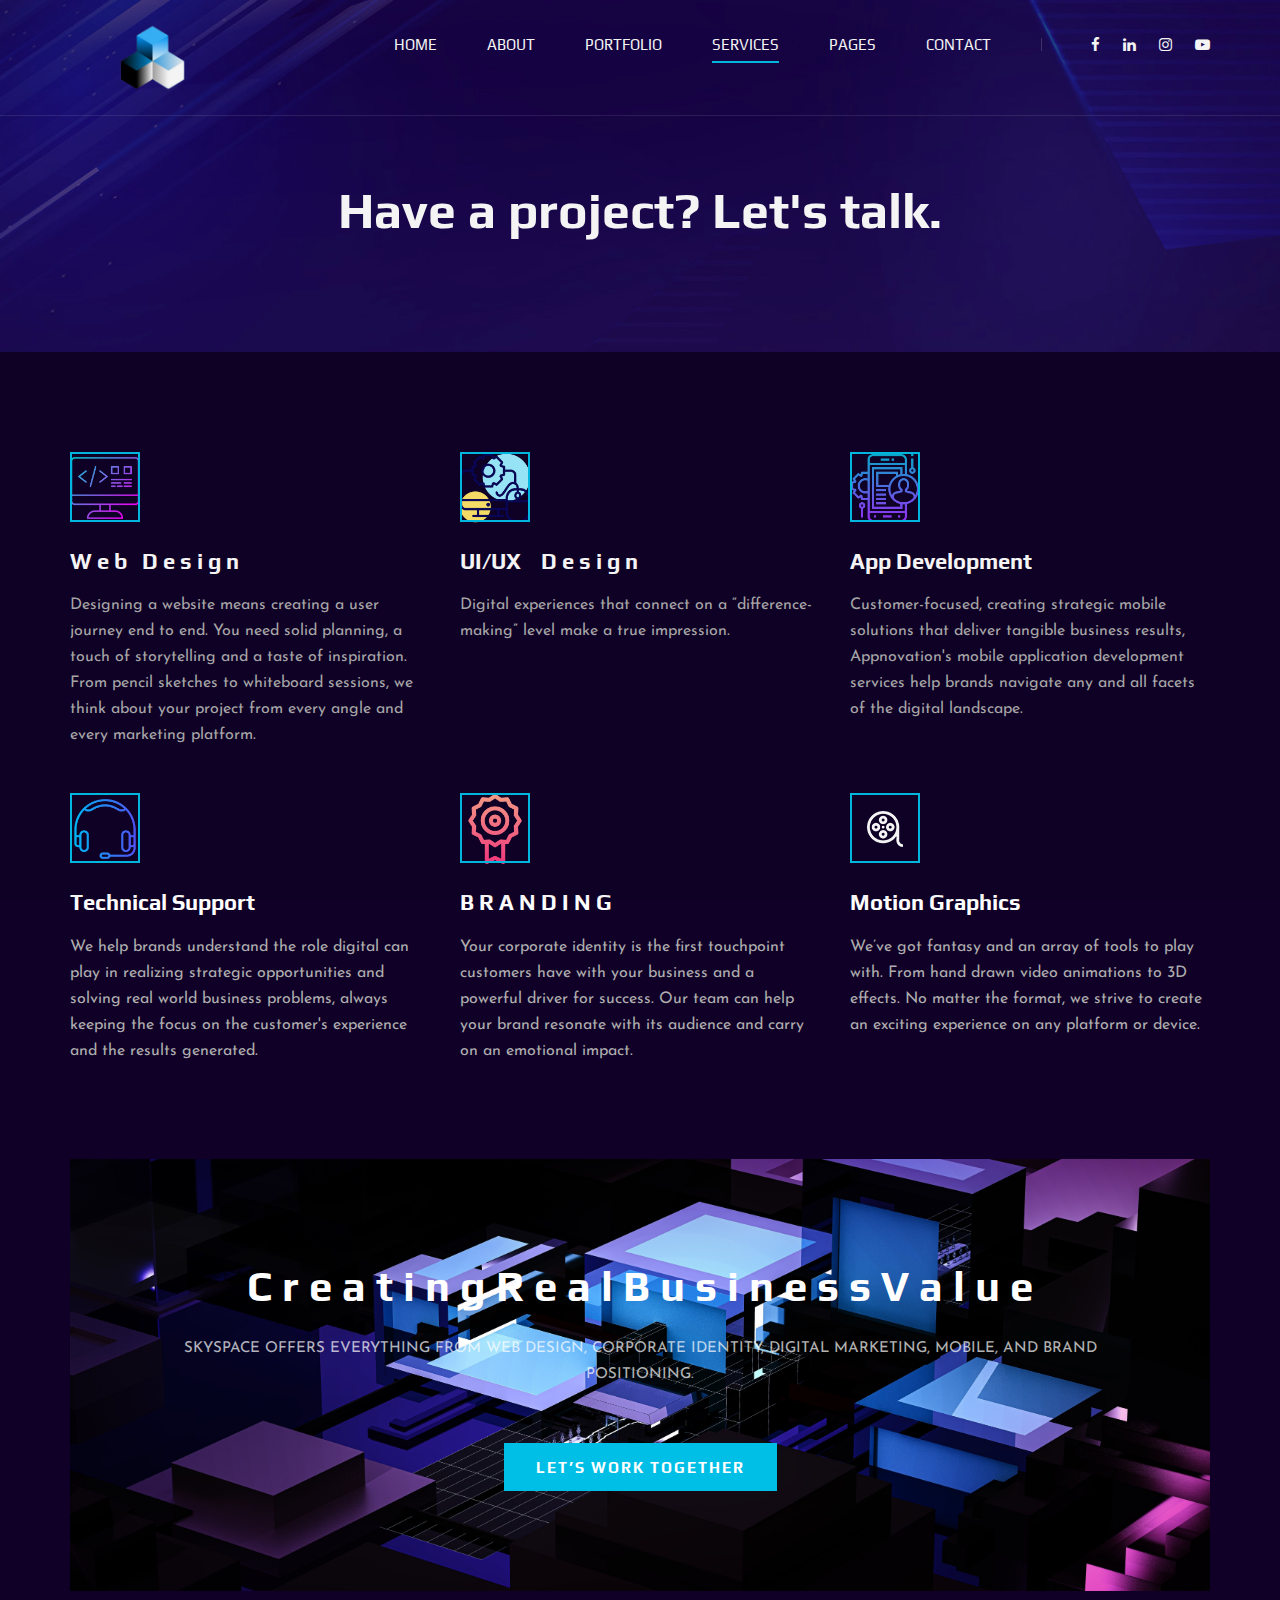
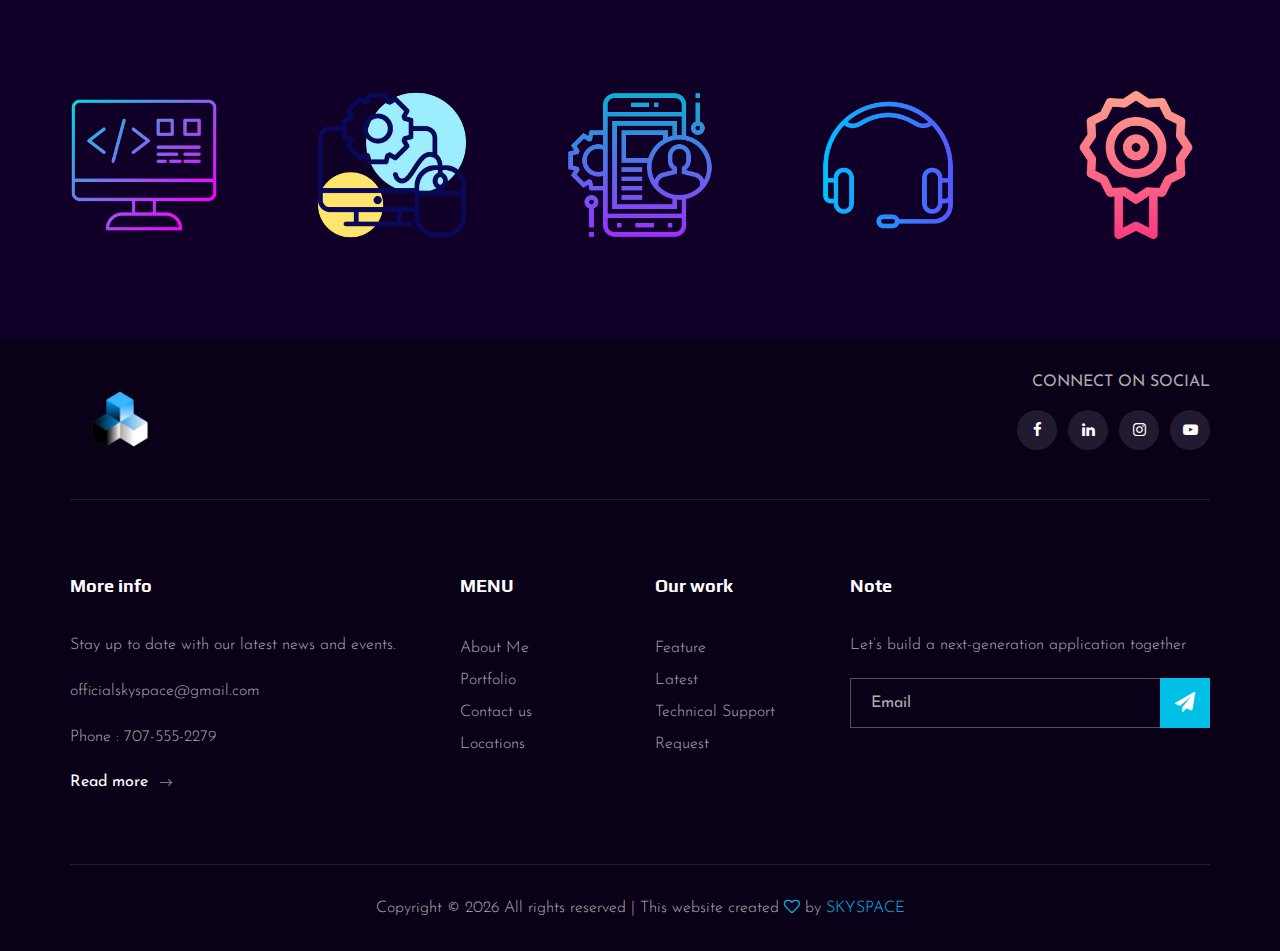
<file: services.html>
<!DOCTYPE html>
<html lang="zxx">

<head>
    <meta charset="UTF-8">
    <meta name="description" content="Videograph Template">
    <meta name="keywords" content="Videograph, unica, creative, html">
    <meta name="viewport" content="width=device-width, initial-scale=1.0">
    <meta http-equiv="X-UA-Compatible" content="ie=edge">
    <title>SKYSPACE</title>

    <!-- Google Font -->
    <link href="https://fonts.googleapis.com/css2?family=Play:wght@400;700&display=swap" rel="stylesheet">
    <link href="https://fonts.googleapis.com/css2?family=Josefin+Sans:wght@300;400;500;600;700&display=swap"
        rel="stylesheet">

    <!-- Css Styles -->
    <link rel="stylesheet" href="css/bootstrap.min.css" type="text/css">
    <link rel="stylesheet" href="css/font-awesome.min.css" type="text/css">
    <link rel="stylesheet" href="css/elegant-icons.css" type="text/css">
    <link rel="stylesheet" href="css/owl.carousel.min.css" type="text/css">
    <link rel="stylesheet" href="css/magnific-popup.css" type="text/css">
    <link rel="stylesheet" href="css/slicknav.min.css" type="text/css">
    <link rel="stylesheet" href="css/style.css" type="text/css">
</head>

<body>
    <!-- Page Preloder -->
    <div id="preloder">
        <div class="loader"></div>
    </div>

    <!-- Header Section Begin -->
    <header class="header">
        <div class="container">
            <div class="row">
                <div class="col-lg-2">
                    <div class="header__logo">
                        <a href="./index.html"><img src="img/logo.png" alt=""></a>
                    </div>
                </div>
                <div class="col-lg-10">
                    <div class="header__nav__option">
                        <nav class="header__nav__menu mobile-menu">
                            <ul>
                                <li><a href="./index.html">Home</a></li>
                                <li><a href="./about.html">About</a></li>
                                <li><a href="./portfolio.html">Portfolio</a></li>
                                <li class="active"><a href="./services.html">Services</a></li>
                                <li><a href="#">Pages</a>
                                    <ul class="dropdown">
                                        <li><a href="./about.html">About</a></li>
                                        <li><a href="./portfolio.html">Portfolio</a></li>
                                        <li><a href="./blog.html">Blog</a></li>
                                        <li><a href="./blog-details.html">Blog Details</a></li>
                                    </ul>
                                </li>
                                <li><a href="./contact.html">Contact</a></li>
                            </ul>
                        </nav>
                        <div class="header__nav__social">
                            <a href="#"><i class="fa fa-facebook"></i></a>
                            <a href="https://www.linkedin.com/in/sky-space-007a9a277/"><i class="fa fa-linkedin"></i></a>
                            <a href="https://www.instagram.com/_skyspace_/"><i class="fa fa-instagram"></i></a>
                            <a href="#"><i class="fa fa-youtube-play"></i></a>
                        </div>
                    </div>
                </div>
            </div>
            <div id="mobile-menu-wrap"></div>
        </div>
    </header>
    <!-- Header End -->

    <!-- Breadcrumb Begin -->
    <div class="breadcrumb-option spad set-bg" data-setbg="img/breadcrumb-bg.jpg">
        <div class="container">
            <div class="row">
                <div class="col-lg-12 text-center">
                    <div class="breadcrumb__text">
                        <h2>Have a project? Let's talk.</h2>
                        <div class="breadcrumb__links">
                           
                        </div>
                    </div>
                </div>
            </div>
        </div>
    </div>
    <!-- Breadcrumb End -->

    <!-- Services Section Begin -->
    <section class="services-page spad">
        <div class="container">
            <div class="row">
                <div class="col-lg-4 col-md-6 col-sm-6">
                    <div class="services__item">
                        <div class="services__item__icon">
                            <img src="img/icons/si1.png" alt="">
                        </div>
                        <h4> W e b&nbsp;&nbsp; D e s i g n </h4>
                        <p> Designing a website means creating a user journey end to end.
                            You need solid planning, a touch of storytelling and a taste of inspiration. From pencil sketches to whiteboard sessions, we think about your project from every angle and every marketing platform.
                            </p>
                    </div>
                </div>
                <div class="col-lg-4 col-md-6 col-sm-6">
                    <div class="services__item">
                        <div class="services__item__icon">
                            <img src="img/icons/si2.png" alt="">
                        </div>
                        <h4>UI/UX &nbsp;&nbsp; D e s i g n</h4>
                        <p>Digital experiences that connect on a “difference-making” level make a true impression. </p>
                    </div>
                </div>
                <div class="col-lg-4 col-md-6 col-sm-6">
                    <div class="services__item">
                        <div class="services__item__icon">
                            <img src="img/icons/si3.png" alt="">
                        </div>
                        <h4>App Development</h4>
                        <p>Customer-focused, creating strategic mobile solutions that deliver tangible business results,
                             Appnovation's mobile application development services help brands navigate any and all facets of the digital landscape.</p>
                    </div>
                </div>
                <div class="col-lg-4 col-md-6 col-sm-6">
                    <div class="services__item">
                        <div class="services__item__icon">
                            <img src="img/icons/si4.png" alt="">
                        </div>
                        <h4>Technical Support</h4>
                        <p>We help brands understand the role digital can play in realizing strategic opportunities and solving real world business problems,
                             always keeping the focus on the customer's experience and the results generated. </p>
                    </div>
                </div>
                <div class="col-lg-4 col-md-6 col-sm-6">
                    <div class="services__item">
                        <div class="services__item__icon">
                            <img src="img/icons/si6.png" alt="">
                        </div>
                        <h4>B R A N D I N G</h4>
                        <p> Your corporate identity is the first touchpoint customers have with your business and a powerful driver for success.
                            Our team can help your brand resonate with its audience and carry on an emotional impact.
                            </p>
                    </div>
                </div>
                <div class="col-lg-4 col-md-6 col-sm-6">
                    <div class="services__item">
                        <div class="services__item__icon">
                            <img src="img/icons/si-4.png" alt="">
                        </div>
                        <h4>Motion Graphics</h4>
                        <p> We’ve got fantasy and an array of tools to play with.
                            From hand drawn video animations to 3D effects. No matter the format, we strive to create an exciting experience on any platform or device.
                            </p>
                    </div>
                </div>
            </div>
        </div>
    </section>
    <!-- Services Section End -->

    <!-- Call To Action Section Begin -->
    <section class="callto sp__callto">
        <div class="container">
            <div class="callto__services spad set-bg" data-setbg="img/callto-bg1.jpg">
                <div class="row d-flex justify-content-center">
                    <div class="col-lg-10 text-center">
                        <div class="callto__text">
                            <h2>C r e a t i n g  R e a l  B u s i n e s s  V a l u e</h2>
                            <p>SKYSPACE offers everything from web design, corporate identity, digital marketing, mobile, and brand positioning.</p>
                            <a href="#">Let’s Work Together
                            </a>
                        </div>
                    </div>
                </div>
            </div>
        </div>
    </section>
    <!-- Call To Action Section End -->

    <!-- Logo Begin -->
    <div class="logo spad">
        <div class="container">
            <div class="logo__carousel owl-carousel">
                <a href="#" class="logo__item"><img src="img/icons/si1.png" alt=""></a>
                <a href="#" class="logo__item"><img src="img/icons/si2.png" alt=""></a>
                <a href="#" class="logo__item"><img src="img/icons/si3.png" alt=""></a>
                <a href="#" class="logo__item"><img src="img/icons/si4.png" alt=""></a>
                <a href="#" class="logo__item"><img src="img/icons/si6.png" alt=""></a>
                <a href="#" class="logo__item"><img src="img/icons/si5.png" alt=""></a>
            </div>
        </div>
    </div>
    <!-- Logo End -->

    <!-- Footer Section Begin -->
    <footer class="footer">
        <div class="container">
            <div class="footer__top">
                <div class="row">
                    <div class="col-lg-6 col-md-6">
                        <div class="footer__top__logo">
                            <a href="#"><img src="img/logo.png" alt=""></a>
                        </div>
                    </div>
                    <div class="col-lg-6 col-md-6">
                        
                        <div class="footer__top__social">
                            <P>CONNECT ON SOCIAL</P>
                            <a href="#"><i class="fa fa-facebook"></i></a>
                            
                            <a href="https://www.linkedin.com/in/sky-space-007a9a277/"><i class="fa fa-linkedin"></i></a>
                            
                            <a href="https://www.instagram.com/_skyspace_/"><i class="fa fa-instagram"></i></a>
                            <a href="#"><i class="fa fa-youtube-play"></i></a>
                        </div>
                    </div>
                </div>
            </div>
            <div class="footer__option">
                <div class="row">
                    <div class="col-lg-4 col-md-6 col-sm-6">
                        <div class="footer__option__item">
                            <h5>More info</h5>
                            <p>
                                Stay up to date with our
                                latest news and events.</p>

                            <p>officialskyspace@gmail.com</p>
               
                            <p>Phone : 707-555-2279</p>
                            <a href="#" class="read__more">Read more <span class="arrow_right"></span></a>
                        </div>
                    </div>
                    <div class="col-lg-2 col-md-3 col-sm-3">
                        <div class="footer__option__item">
                            <h5>   MENU </h5>
                            <ul>
                                <li><a href="#">About Me</a></li>
                                <li><a href="#">Portfolio</a></li>
                                <li><a href="#">Contact us</a></li>
                                <li><a href="#">Locations</a></li>
                            </ul>
                        </div>
                    </div>
                    <div class="col-lg-2 col-md-3 col-sm-3">
                        <div class="footer__option__item">
                            <h5>Our work</h5>
                            <ul>
                                <li><a href="#">Feature</a></li>
                                <li><a href="#">Latest</a></li>
                                <li><a href="#">Technical Support</a></li>
                                <li><a href="#">Request</a></li>
                            </ul>
                        </div>
                    </div>
                    <div class="col-lg-4 col-md-12">
                        <div class="footer__option__item">
                            <h5>Note</h5>
                            <p>Let’s build a next-generation
                                application together</p>
                            <form action="#">
                                <input type="text" placeholder="Email">
                                <button type="submit"><i class="fa fa-send"></i></button>
                            </form>
                        </div>
                    </div>
                </div>
            </div>
            <div class="footer__copyright">
                <div class="row">
                    <div class="col-lg-12 text-center">
                        <!-- Link back to Colorlib can't be removed. Template is licensed under CC BY 3.0. -->
                        <p class="footer__copyright__text">Copyright &copy;
                            <script>
                                document.write(new Date().getFullYear());
                            </script>
                            All rights reserved | This website created  <i class="fa fa-heart-o"
                                aria-hidden="true"></i> by <a href="" target="_blank">SKYSPACE</a>
                        </p>
                        <!-- Link back to Colorlib can't be removed. Template is licensed under CC BY 3.0. -->
                    </div>
                </div>
            </div>
        </div>
    </footer>
    <!-- Footer Section End -->

    <!-- Js Plugins -->
    <script src="js/jquery-3.3.1.min.js"></script>
    <script src="js/bootstrap.min.js"></script>
    <script src="js/jquery.magnific-popup.min.js"></script>
    <script src="js/mixitup.min.js"></script>
    <script src="js/masonry.pkgd.min.js"></script>
    <script src="js/jquery.slicknav.js"></script>
    <script src="js/owl.carousel.min.js"></script>
    <script src="js/main.js"></script>
</body>

</html>
</file>
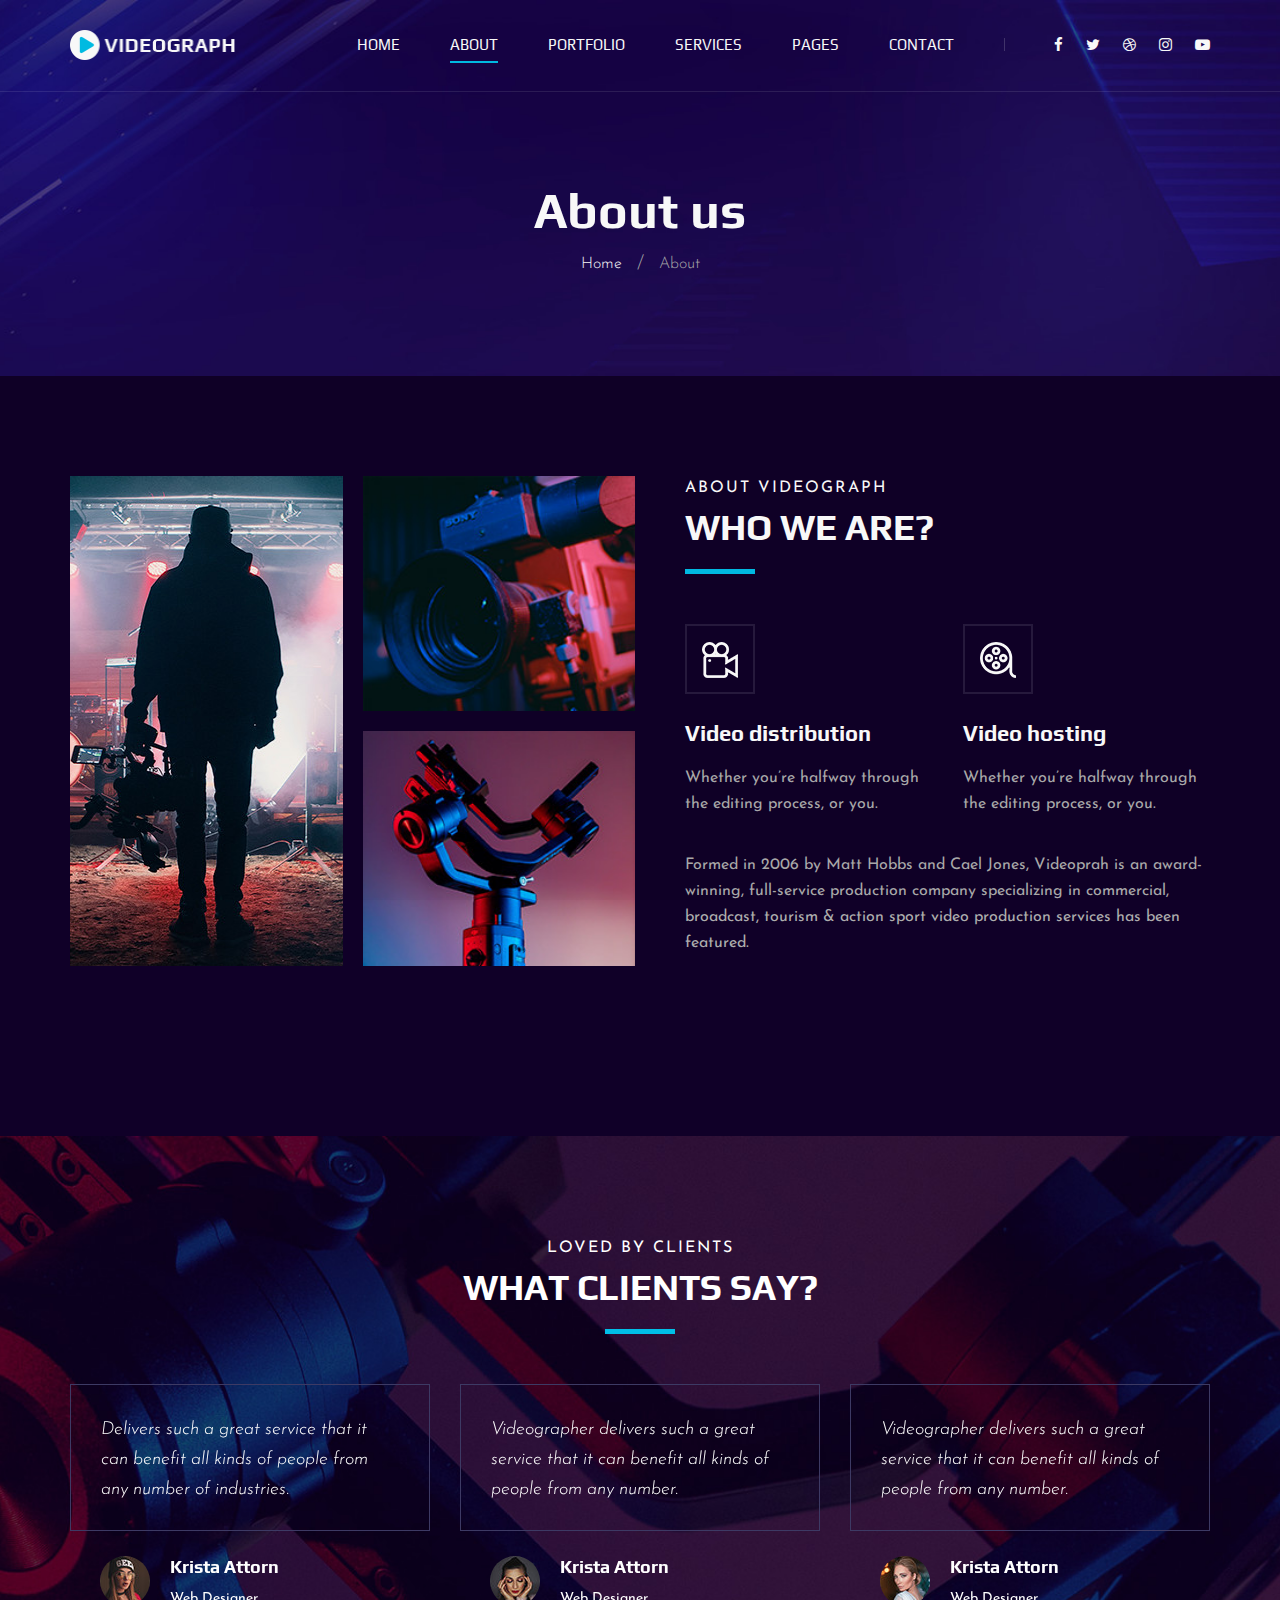
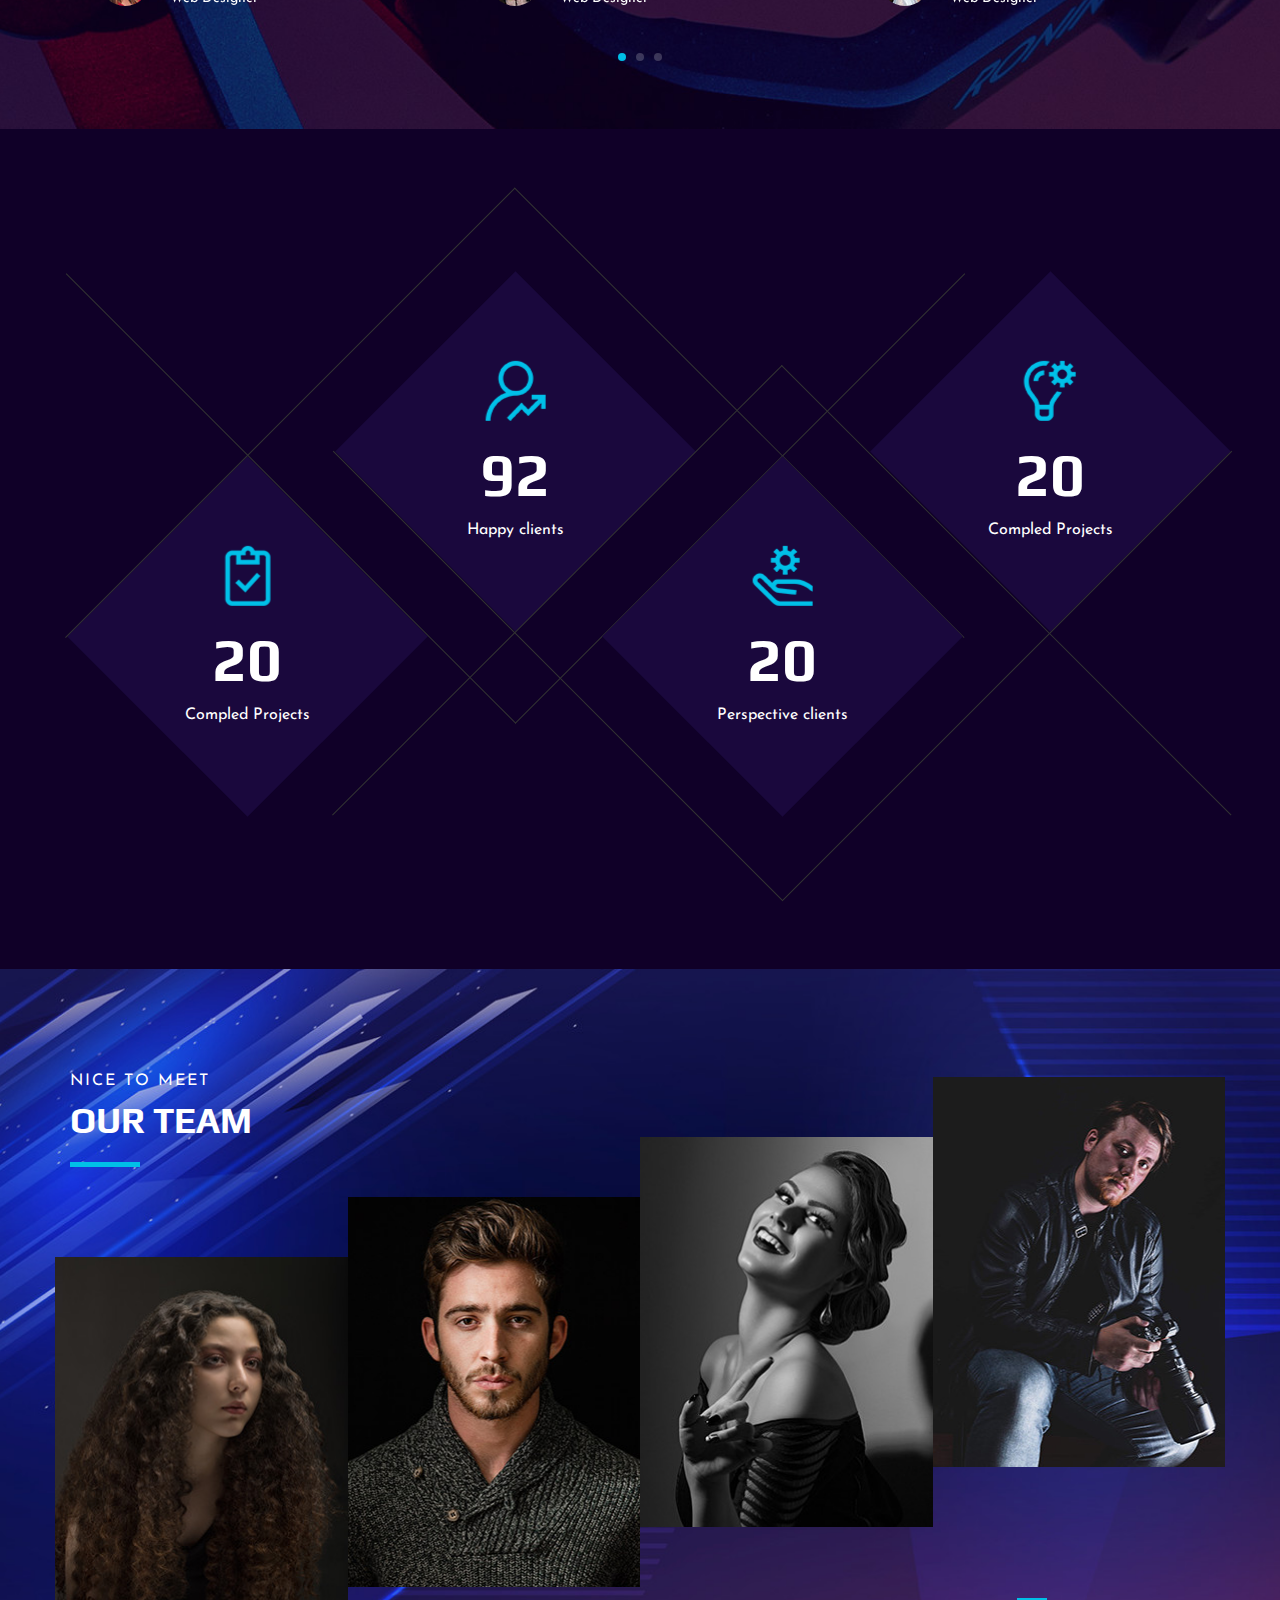
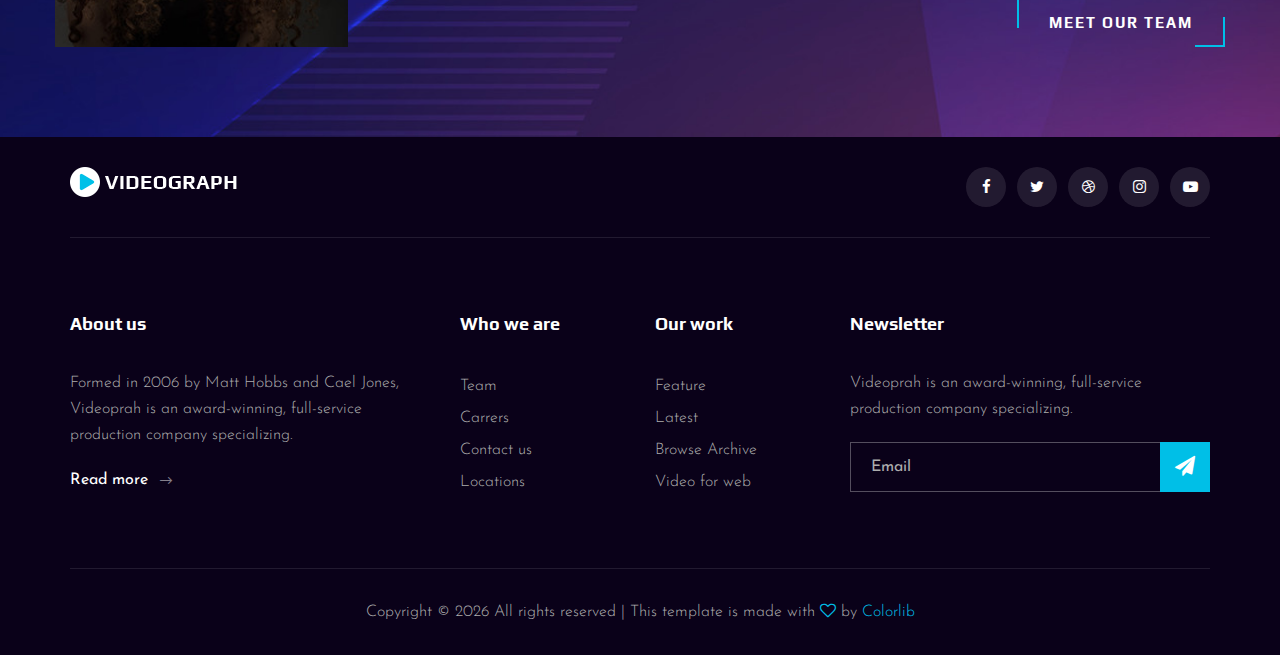
<file: videograph-master/about.html>
<!DOCTYPE html>
<html lang="zxx">

<head>
    <meta charset="UTF-8">
    <meta name="description" content="Videograph Template">
    <meta name="keywords" content="Videograph, unica, creative, html">
    <meta name="viewport" content="width=device-width, initial-scale=1.0">
    <meta http-equiv="X-UA-Compatible" content="ie=edge">
    <title>Videograph | Template</title>

    <!-- Google Font -->
    <link href="https://fonts.googleapis.com/css2?family=Play:wght@400;700&display=swap" rel="stylesheet">
    <link href="https://fonts.googleapis.com/css2?family=Josefin+Sans:wght@300;400;500;600;700&display=swap"
        rel="stylesheet">

    <!-- Css Styles -->
    <link rel="stylesheet" href="css/bootstrap.min.css" type="text/css">
    <link rel="stylesheet" href="css/font-awesome.min.css" type="text/css">
    <link rel="stylesheet" href="css/elegant-icons.css" type="text/css">
    <link rel="stylesheet" href="css/owl.carousel.min.css" type="text/css">
    <link rel="stylesheet" href="css/magnific-popup.css" type="text/css">
    <link rel="stylesheet" href="css/slicknav.min.css" type="text/css">
    <link rel="stylesheet" href="css/style.css" type="text/css">
</head>

<body>
    <!-- Page Preloder -->
    <div id="preloder">
        <div class="loader"></div>
    </div>

    <!-- Header Section Begin -->
    <header class="header">
        <div class="container">
            <div class="row">
                <div class="col-lg-2">
                    <div class="header__logo">
                        <a href="./index.html"><img src="img/logo.png" alt=""></a>
                    </div>
                </div>
                <div class="col-lg-10">
                    <div class="header__nav__option">
                        <nav class="header__nav__menu mobile-menu">
                            <ul>
                                <li><a href="./index.html">Home</a></li>
                                <li class="active"><a href="./about.html">About</a></li>
                                <li><a href="./portfolio.html">Portfolio</a></li>
                                <li><a href="./services.html">Services</a></li>
                                <li><a href="#">Pages</a>
                                    <ul class="dropdown">
                                        <li><a href="./about.html">About</a></li>
                                        <li><a href="./portfolio.html">Portfolio</a></li>
                                        <li><a href="./blog.html">Blog</a></li>
                                        <li><a href="./blog-details.html">Blog Details</a></li>
                                    </ul>
                                </li>
                                <li><a href="./contact.html">Contact</a></li>
                            </ul>
                        </nav>
                        <div class="header__nav__social">
                            <a href="#"><i class="fa fa-facebook"></i></a>
                            <a href="#"><i class="fa fa-twitter"></i></a>
                            <a href="#"><i class="fa fa-dribbble"></i></a>
                            <a href="#"><i class="fa fa-instagram"></i></a>
                            <a href="#"><i class="fa fa-youtube-play"></i></a>
                        </div>
                    </div>
                </div>
            </div>
            <div id="mobile-menu-wrap"></div>
        </div>
    </header>
    <!-- Header End -->

    <!-- Breadcrumb Begin -->
    <div class="breadcrumb-option spad set-bg" data-setbg="img/breadcrumb-bg.jpg">
        <div class="container">
            <div class="row">
                <div class="col-lg-12 text-center">
                    <div class="breadcrumb__text">
                        <h2>About us</h2>
                        <div class="breadcrumb__links">
                            <a href="#">Home</a>
                            <span>About</span>
                        </div>
                    </div>
                </div>
            </div>
        </div>
    </div>
    <!-- Breadcrumb End -->

    <!-- About Section Begin -->
    <section class="about spad">
        <div class="container">
            <div class="row">
                <div class="col-lg-6">
                    <div class="about__pic">
                        <div class="row">
                            <div class="col-lg-6 col-md-6 col-sm-6">
                                <div class="about__pic__item about__pic__item--large set-bg"
                                    data-setbg="img/about/about-1.jpg"></div>
                            </div>
                            <div class="col-lg-6 col-md-6 col-sm-6">
                                <div class="row">
                                    <div class="col-lg-12">
                                        <div class="about__pic__item set-bg" data-setbg="img/about/about-2.jpg"></div>
                                    </div>
                                    <div class="col-lg-12">
                                        <div class="about__pic__item set-bg" data-setbg="img/about/about-3.jpg"></div>
                                    </div>
                                </div>
                            </div>
                        </div>
                    </div>
                </div>
                <div class="col-lg-6">
                    <div class="about__text">
                        <div class="section-title">
                            <span>About videograph</span>
                            <h2>WHo we are?</h2>
                        </div>
                        <div class="row">
                            <div class="col-lg-6 col-md-6 col-sm-6">
                                <div class="services__item">
                                    <div class="services__item__icon">
                                        <img src="img/icons/si-3.png" alt="">
                                    </div>
                                    <h4>Video distribution</h4>
                                    <p>Whether you’re halfway through the editing process, or you.</p>
                                </div>
                            </div>
                            <div class="col-lg-6 col-md-6 col-sm-6">
                                <div class="services__item">
                                    <div class="services__item__icon">
                                        <img src="img/icons/si-4.png" alt="">
                                    </div>
                                    <h4>Video hosting</h4>
                                    <p>Whether you’re halfway through the editing process, or you.</p>
                                </div>
                            </div>
                        </div>
                        <div class="about__text__desc">
                            <p>Formed in 2006 by Matt Hobbs and Cael Jones, Videoprah is an award-winning, full-service
                                production company specializing in commercial, broadcast, tourism & action sport video
                                production services has been featured.</p>
                        </div>
                    </div>
                </div>
            </div>
        </div>
    </section>
    <!-- About Section End -->

    <!-- Testimonial Section Begin -->
    <section class="testimonial spad set-bg" data-setbg="img/testimonial-bg.jpg">
        <div class="container">
            <div class="row">
                <div class="col-lg-12">
                    <div class="section-title center-title">
                        <span>Loved By Clients</span>
                        <h2>What clients say?</h2>
                    </div>
                </div>
            </div>
            <div class="row">
                <div class="testimonial__slider owl-carousel">
                    <div class="col-lg-4">
                        <div class="testimonial__item">
                            <div class="testimonial__text">
                                <p>Delivers such a great service that it can benefit all kinds of people from any number
                                    of industries.</p>
                            </div>
                            <div class="testimonial__author">
                                <div class="testimonial__author__pic">
                                    <img src="img/testimonial/ta-1.jpg" alt="">
                                </div>
                                <div class="testimonial__author__text">
                                    <h5>Krista Attorn</h5>
                                    <span>Web Designer</span>
                                </div>
                            </div>
                        </div>
                    </div>
                    <div class="col-lg-4">
                        <div class="testimonial__item">
                            <div class="testimonial__text">
                                <p>Videographer delivers such a great service that it can benefit all kinds of people
                                    from any number.</p>
                            </div>
                            <div class="testimonial__author">
                                <div class="testimonial__author__pic">
                                    <img src="img/testimonial/ta-2.jpg" alt="">
                                </div>
                                <div class="testimonial__author__text">
                                    <h5>Krista Attorn</h5>
                                    <span>Web Designer</span>
                                </div>
                            </div>
                        </div>
                    </div>
                    <div class="col-lg-4">
                        <div class="testimonial__item">
                            <div class="testimonial__text">
                                <p>Videographer delivers such a great service that it can benefit all kinds of people
                                    from any number.</p>
                            </div>
                            <div class="testimonial__author">
                                <div class="testimonial__author__pic">
                                    <img src="img/testimonial/ta-3.jpg" alt="">
                                </div>
                                <div class="testimonial__author__text">
                                    <h5>Krista Attorn</h5>
                                    <span>Web Designer</span>
                                </div>
                            </div>
                        </div>
                    </div>
                    <div class="col-lg-4">
                        <div class="testimonial__item">
                            <div class="testimonial__text">
                                <p>Delivers such a great service that it can benefit all kinds of people from any number
                                    of industries.</p>
                            </div>
                            <div class="testimonial__author">
                                <div class="testimonial__author__pic">
                                    <img src="img/testimonial/ta-1.jpg" alt="">
                                </div>
                                <div class="testimonial__author__text">
                                    <h5>Krista Attorn</h5>
                                    <span>Web Designer</span>
                                </div>
                            </div>
                        </div>
                    </div>
                    <div class="col-lg-4">
                        <div class="testimonial__item">
                            <div class="testimonial__text">
                                <p>Videographer delivers such a great service that it can benefit all kinds of people
                                    from any number.</p>
                            </div>
                            <div class="testimonial__author">
                                <div class="testimonial__author__pic">
                                    <img src="img/testimonial/ta-2.jpg" alt="">
                                </div>
                                <div class="testimonial__author__text">
                                    <h5>Krista Attorn</h5>
                                    <span>Web Designer</span>
                                </div>
                            </div>
                        </div>
                    </div>
                </div>
            </div>
        </div>
    </section>
    <!-- Testimonial Section End -->

    <!-- Counter Section Begin -->
    <section class="counter">
        <div class="container">
            <div class="counter__content">
                <div class="row">
                    <div class="col-lg-3 col-md-6 col-sm-6">
                        <div class="counter__item">
                            <div class="counter__item__text">
                                <img src="img/icons/ci-1.png" alt="">
                                <h2 class="counter_num">230</h2>
                                <p>Compled Projects</p>
                            </div>
                        </div>
                    </div>
                    <div class="col-lg-3 col-md-6 col-sm-6">
                        <div class="counter__item second__item">
                            <div class="counter__item__text">
                                <img src="img/icons/ci-2.png" alt="">
                                <h2 class="counter_num">1068</h2>
                                <p>Happy clients</p>
                            </div>
                        </div>
                    </div>
                    <div class="col-lg-3 col-md-6 col-sm-6">
                        <div class="counter__item third__item">
                            <div class="counter__item__text">
                                <img src="img/icons/ci-3.png" alt="">
                                <h2 class="counter_num">230</h2>
                                <p>Perspective clients</p>
                            </div>
                        </div>
                    </div>
                    <div class="col-lg-3 col-md-6 col-sm-6">
                        <div class="counter__item four__item">
                            <div class="counter__item__text">
                                <img src="img/icons/ci-4.png" alt="">
                                <h2 class="counter_num">230</h2>
                                <p>Compled Projects</p>
                            </div>
                        </div>
                    </div>
                </div>
            </div>
        </div>
    </section>
    <!-- Counter Section End -->

    <!-- Team Section Begin -->
    <section class="team spad set-bg" data-setbg="img/team-bg.jpg">
        <div class="container">
            <div class="row">
                <div class="col-lg-12">
                    <div class="section-title team__title">
                        <span>Nice to meet</span>
                        <h2>OUR Team</h2>
                    </div>
                </div>
            </div>
            <div class="row">
                <div class="col-lg-3 col-md-6 col-sm-6 p-0">
                    <div class="team__item set-bg" data-setbg="img/team/team-1.jpg">
                        <div class="team__item__text">
                            <h4>AMANDA STONE</h4>
                            <p>Videographer</p>
                            <div class="team__item__social">
                                <a href="#"><i class="fa fa-facebook"></i></a>
                                <a href="#"><i class="fa fa-twitter"></i></a>
                                <a href="#"><i class="fa fa-dribbble"></i></a>
                                <a href="#"><i class="fa fa-instagram"></i></a>
                            </div>
                        </div>
                    </div>
                </div>
                <div class="col-lg-3 col-md-6 col-sm-6 p-0">
                    <div class="team__item team__item--second set-bg" data-setbg="img/team/team-2.jpg">
                        <div class="team__item__text">
                            <h4>AMANDA STONE</h4>
                            <p>Videographer</p>
                            <div class="team__item__social">
                                <a href="#"><i class="fa fa-facebook"></i></a>
                                <a href="#"><i class="fa fa-twitter"></i></a>
                                <a href="#"><i class="fa fa-dribbble"></i></a>
                                <a href="#"><i class="fa fa-instagram"></i></a>
                            </div>
                        </div>
                    </div>
                </div>
                <div class="col-lg-3 col-md-6 col-sm-6 p-0">
                    <div class="team__item team__item--third set-bg" data-setbg="img/team/team-3.jpg">
                        <div class="team__item__text">
                            <h4>AMANDA STONE</h4>
                            <p>Videographer</p>
                            <div class="team__item__social">
                                <a href="#"><i class="fa fa-facebook"></i></a>
                                <a href="#"><i class="fa fa-twitter"></i></a>
                                <a href="#"><i class="fa fa-dribbble"></i></a>
                                <a href="#"><i class="fa fa-instagram"></i></a>
                            </div>
                        </div>
                    </div>
                </div>
                <div class="col-lg-3 col-md-6 col-sm-6 p-0">
                    <div class="team__item team__item--four set-bg" data-setbg="img/team/team-4.jpg">
                        <div class="team__item__text">
                            <h4>AMANDA STONE</h4>
                            <p>Videographer</p>
                            <div class="team__item__social">
                                <a href="#"><i class="fa fa-facebook"></i></a>
                                <a href="#"><i class="fa fa-twitter"></i></a>
                                <a href="#"><i class="fa fa-dribbble"></i></a>
                                <a href="#"><i class="fa fa-instagram"></i></a>
                            </div>
                        </div>
                    </div>
                </div>
                <div class="col-lg-12 p-0">
                    <div class="team__btn">
                        <a href="#" class="primary-btn">Meet Our Team</a>
                    </div>
                </div>
            </div>
        </div>
    </section>
    <!-- Team Section End -->

    <!-- Footer Section Begin -->
    <footer class="footer">
        <div class="container">
            <div class="footer__top">
                <div class="row">
                    <div class="col-lg-6 col-md-6">
                        <div class="footer__top__logo">
                            <a href="#"><img src="img/logo.png" alt=""></a>
                        </div>
                    </div>
                    <div class="col-lg-6 col-md-6">
                        <div class="footer__top__social">
                            <a href="#"><i class="fa fa-facebook"></i></a>
                            <a href="#"><i class="fa fa-twitter"></i></a>
                            <a href="#"><i class="fa fa-dribbble"></i></a>
                            <a href="#"><i class="fa fa-instagram"></i></a>
                            <a href="#"><i class="fa fa-youtube-play"></i></a>
                        </div>
                    </div>
                </div>
            </div>
            <div class="footer__option">
                <div class="row">
                    <div class="col-lg-4 col-md-6 col-sm-6">
                        <div class="footer__option__item">
                            <h5>About us</h5>
                            <p>Formed in 2006 by Matt Hobbs and Cael Jones, Videoprah is an award-winning, full-service
                                production company specializing.</p>
                            <a href="#" class="read__more">Read more <span class="arrow_right"></span></a>
                        </div>
                    </div>
                    <div class="col-lg-2 col-md-3 col-sm-3">
                        <div class="footer__option__item">
                            <h5>Who we are</h5>
                            <ul>
                                <li><a href="#">Team</a></li>
                                <li><a href="#">Carrers</a></li>
                                <li><a href="#">Contact us</a></li>
                                <li><a href="#">Locations</a></li>
                            </ul>
                        </div>
                    </div>
                    <div class="col-lg-2 col-md-3 col-sm-3">
                        <div class="footer__option__item">
                            <h5>Our work</h5>
                            <ul>
                                <li><a href="#">Feature</a></li>
                                <li><a href="#">Latest</a></li>
                                <li><a href="#">Browse Archive</a></li>
                                <li><a href="#">Video for web</a></li>
                            </ul>
                        </div>
                    </div>
                    <div class="col-lg-4 col-md-12">
                        <div class="footer__option__item">
                            <h5>Newsletter</h5>
                            <p>Videoprah is an award-winning, full-service production company specializing.</p>
                            <form action="#">
                                <input type="text" placeholder="Email">
                                <button type="submit"><i class="fa fa-send"></i></button>
                            </form>
                        </div>
                    </div>
                </div>
            </div>
            <div class="footer__copyright">
                <div class="row">
                    <div class="col-lg-12 text-center">
                        <!-- Link back to Colorlib can't be removed. Template is licensed under CC BY 3.0. -->
                        <p class="footer__copyright__text">Copyright &copy;
                            <script>
                                document.write(new Date().getFullYear());
                            </script>
                            All rights reserved | This template is made with <i class="fa fa-heart-o"
                                aria-hidden="true"></i> by <a href="https://colorlib.com" target="_blank">Colorlib</a>
                        </p>
                        <!-- Link back to Colorlib can't be removed. Template is licensed under CC BY 3.0. -->
                    </div>
                </div>
            </div>
        </div>
    </footer>
    <!-- Footer Section End -->

    <!-- Js Plugins -->
    <script src="js/jquery-3.3.1.min.js"></script>
    <script src="js/bootstrap.min.js"></script>
    <script src="js/jquery.magnific-popup.min.js"></script>
    <script src="js/mixitup.min.js"></script>
    <script src="js/masonry.pkgd.min.js"></script>
    <script src="js/jquery.slicknav.js"></script>
    <script src="js/owl.carousel.min.js"></script>
    <script src="js/main.js"></script>
</body>

</html>
</file>
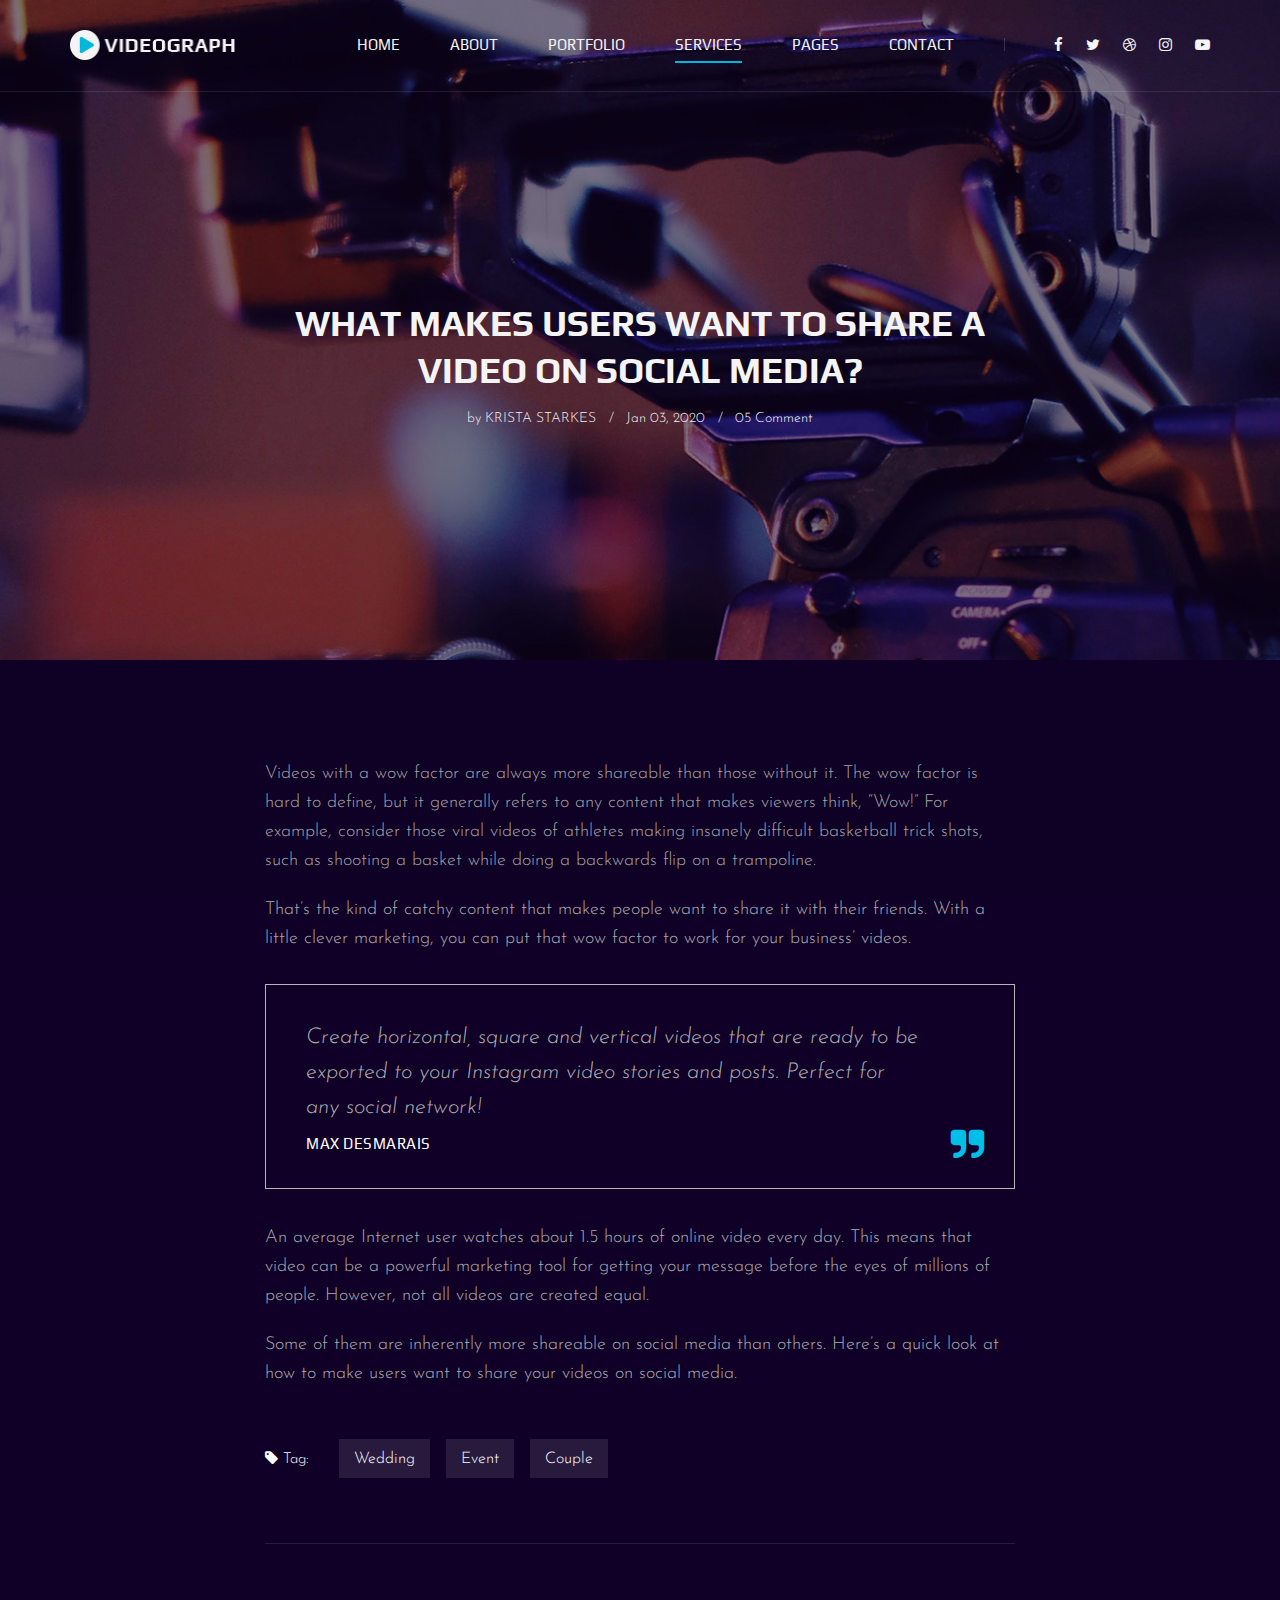
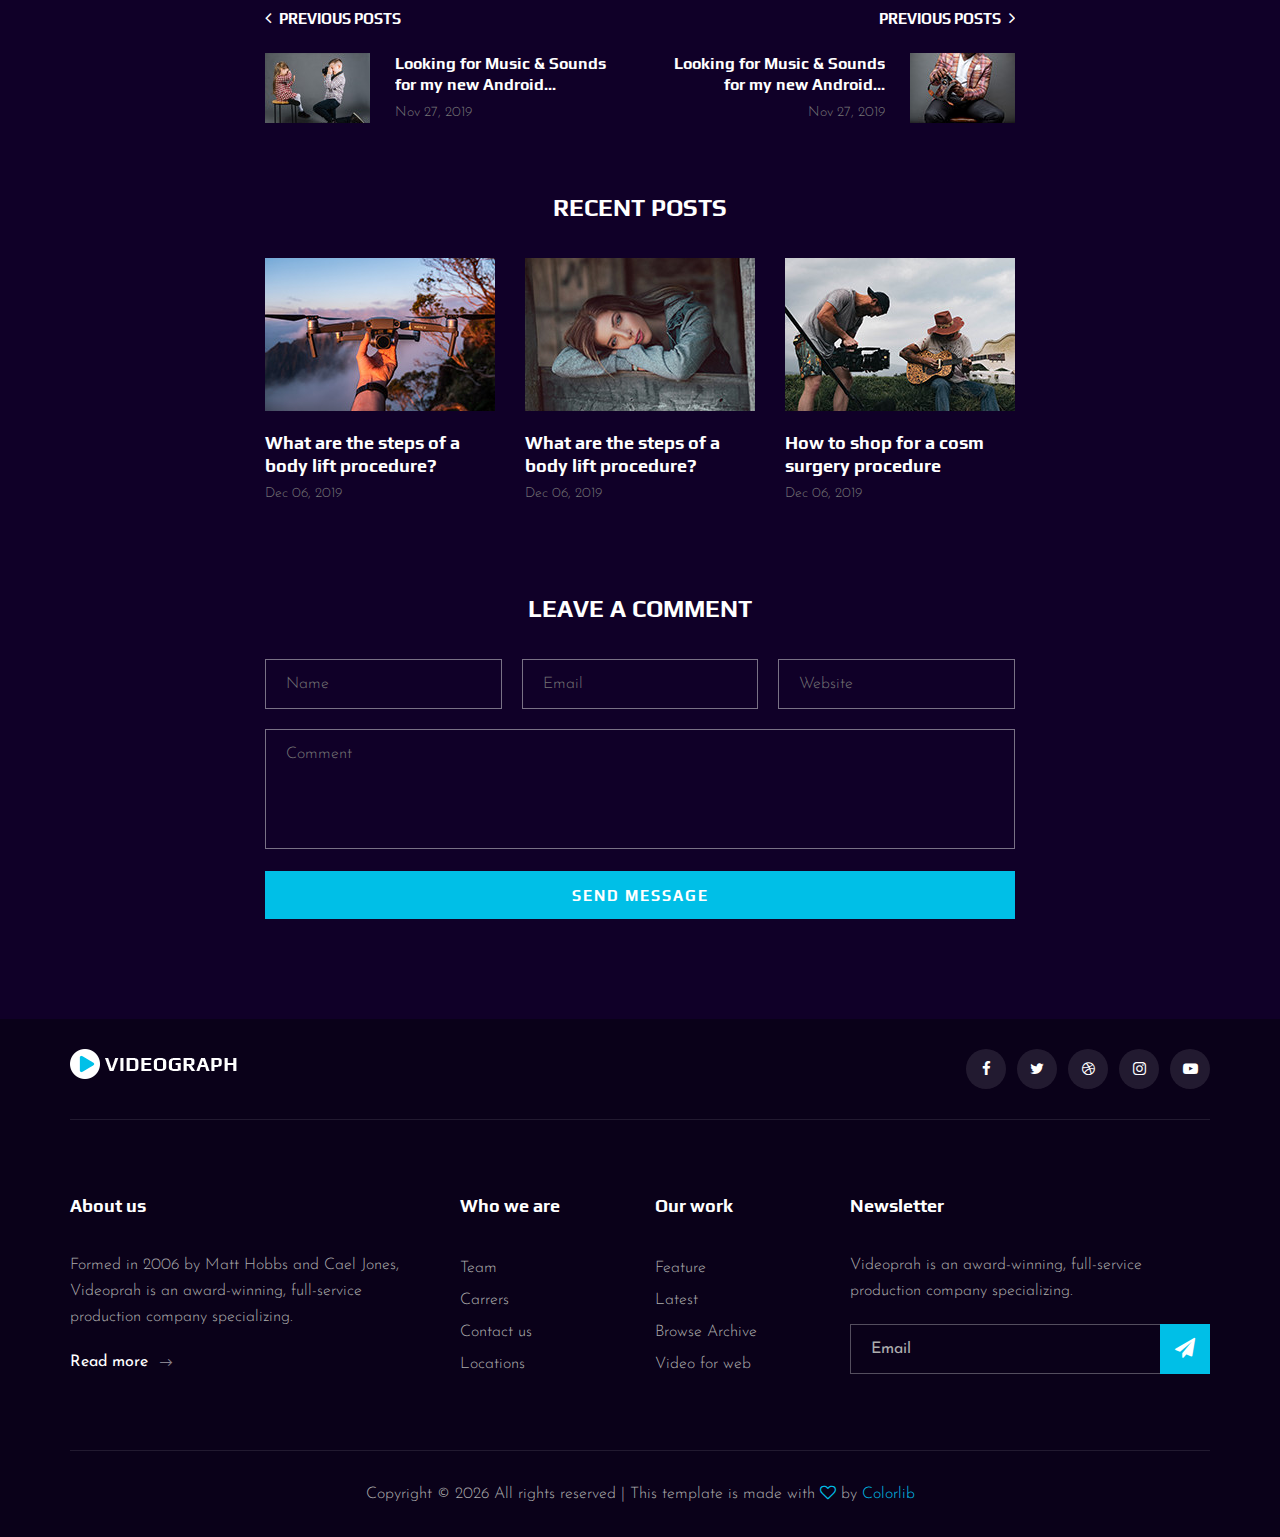
<file: videograph-master/blog-details.html>
<!DOCTYPE html>
<html lang="zxx">

<head>
    <meta charset="UTF-8">
    <meta name="description" content="Videograph Template">
    <meta name="keywords" content="Videograph, unica, creative, html">
    <meta name="viewport" content="width=device-width, initial-scale=1.0">
    <meta http-equiv="X-UA-Compatible" content="ie=edge">
    <title>Videograph | Template</title>

    <!-- Google Font -->
    <link href="https://fonts.googleapis.com/css2?family=Play:wght@400;700&display=swap" rel="stylesheet">
    <link href="https://fonts.googleapis.com/css2?family=Josefin+Sans:wght@300;400;500;600;700&display=swap"
        rel="stylesheet">

    <!-- Css Styles -->
    <link rel="stylesheet" href="css/bootstrap.min.css" type="text/css">
    <link rel="stylesheet" href="css/font-awesome.min.css" type="text/css">
    <link rel="stylesheet" href="css/elegant-icons.css" type="text/css">
    <link rel="stylesheet" href="css/owl.carousel.min.css" type="text/css">
    <link rel="stylesheet" href="css/magnific-popup.css" type="text/css">
    <link rel="stylesheet" href="css/slicknav.min.css" type="text/css">
    <link rel="stylesheet" href="css/style.css" type="text/css">
</head>

<body>
    <!-- Page Preloder -->
    <div id="preloder">
        <div class="loader"></div>
    </div>

    <!-- Header Section Begin -->
    <header class="header">
        <div class="container">
            <div class="row">
                <div class="col-lg-2">
                    <div class="header__logo">
                        <a href="./index.html"><img src="img/logo.png" alt=""></a>
                    </div>
                </div>
                <div class="col-lg-10">
                    <div class="header__nav__option">
                        <nav class="header__nav__menu mobile-menu">
                            <ul>
                                <li><a href="./index.html">Home</a></li>
                                <li><a href="./about.html">About</a></li>
                                <li><a href="./portfolio.html">Portfolio</a></li>
                                <li class="active"><a href="./services.html">Services</a></li>
                                <li><a href="#">Pages</a>
                                    <ul class="dropdown">
                                        <li><a href="./about.html">About</a></li>
                                        <li><a href="./portfolio.html">Portfolio</a></li>
                                        <li><a href="./blog.html">Blog</a></li>
                                        <li><a href="./blog-details.html">Blog Details</a></li>
                                    </ul>
                                </li>
                                <li><a href="./contact.html">Contact</a></li>
                            </ul>
                        </nav>
                        <div class="header__nav__social">
                            <a href="#"><i class="fa fa-facebook"></i></a>
                            <a href="#"><i class="fa fa-twitter"></i></a>
                            <a href="#"><i class="fa fa-dribbble"></i></a>
                            <a href="#"><i class="fa fa-instagram"></i></a>
                            <a href="#"><i class="fa fa-youtube-play"></i></a>
                        </div>
                    </div>
                </div>
            </div>
            <div id="mobile-menu-wrap"></div>
        </div>
    </header>
    <!-- Header End -->

    <!-- Blog Details Hero Begin -->
    <section class="blog-hero spad set-bg" data-setbg="img/blog/blog-hero.jpg">
        <div class="container">
            <div class="row d-flex justify-content-center">
                <div class="col-lg-8">
                    <div class="blog__hero__text">
                        <h2>WHAT MAKES USERS WANT TO SHARE A VIDEO ON SOCIAL MEDIA?</h2>
                        <ul>
                            <li>by <span>Krista Starkes</span></li>
                            <li>Jan 03, 2020</li>
                            <li>05 Comment</li>
                        </ul>
                    </div>
                </div>
            </div>
        </div>
    </section>
    <!-- Blog Details Hero End -->

    <!-- Blog Details Section Begin -->
    <div class="blog-details spad">
        <div class="container">
            <div class="row d-flex justify-content-center">
                <div class="col-lg-8">
                    <div class="blog__details__content">
                        <div class="blog__details__text">
                            <p>Videos with a wow factor are always more shareable than those without it. The wow factor
                                is hard to define, but it generally refers to any content that makes viewers think,
                                “Wow!” For example, consider those viral videos of athletes making insanely difficult
                                basketball trick shots, such as shooting a basket while doing a backwards flip on a
                                trampoline.</p>
                            <p>That’s the kind of catchy content that makes people want to share it with their friends.
                                With a little clever marketing, you can put that wow factor to work for your business’
                                videos.</p>
                        </div>
                        <div class="blog__details__quote">
                            <p>Create horizontal, square and vertical videos that are ready to be exported to your
                                Instagram video stories and posts. Perfect for any social network!</p>
                            <h6>Max Desmarais</h6>
                            <i class="fa fa-quote-right"></i>
                        </div>
                        <div class="blog__details__desc">
                            <p>An average Internet user watches about 1.5 hours of online video every day. This means
                                that video can be a powerful marketing tool for getting your message before the eyes of
                                millions of people. However, not all videos are created equal.</p>
                            <p>Some of them are inherently more shareable on social media than others. Here’s a quick
                                look at how to make users want to share your videos on social media.</p>
                        </div>
                        <div class="blog__details__tags">
                            <span><i class="fa fa-tag"></i> Tag:</span>
                            <a href="#">Wedding</a>
                            <a href="#">Event</a>
                            <a href="#">Couple</a>
                        </div>
                        <div class="blog__details__option">
                            <div class="row">
                                <div class="col-lg-6 col-md-6 col-sm-6">
                                    <a href="#" class="blog__details__option__item">
                                        <h5><i class="fa fa-angle-left"></i> Previous posts</h5>
                                        <div class="blog__details__option__item__img">
                                            <img src="img/blog/prev.jpg" alt="">
                                        </div>
                                        <div class="blog__details__option__item__text">
                                            <h6>Looking for Music & Sounds for my new Android...</h6>
                                            <span>Nov 27, 2019</span>
                                        </div>
                                    </a>
                                </div>
                                <div class="col-lg-6 col-md-6 col-sm-6">
                                    <a href="#" class="blog__details__option__item blog__details__option__item--right">
                                        <h5>Previous posts <i class="fa fa-angle-right"></i></h5>
                                        <div class="blog__details__option__item__img">
                                            <img src="img/blog/next.jpg" alt="">
                                        </div>
                                        <div class="blog__details__option__item__text">
                                            <h6>Looking for Music & Sounds for my new Android...</h6>
                                            <span>Nov 27, 2019</span>
                                        </div>
                                    </a>
                                </div>
                            </div>
                        </div>
                        <div class="blog__details__recent">
                            <h4>Recent Posts</h4>
                            <div class="row">
                                <div class="col-lg-4 col-md-6 col-sm-6">
                                    <div class="blog__details__recent__item">
                                        <img src="img/blog/ri-1.jpg" alt="">
                                        <h5>What are the steps of a body lift procedure?</h5>
                                        <span>Dec 06, 2019</span>
                                    </div>
                                </div>
                                <div class="col-lg-4 col-md-6 col-sm-6">
                                    <div class="blog__details__recent__item">
                                        <img src="img/blog/ri-2.jpg" alt="">
                                        <h5>What are the steps of a body lift procedure?</h5>
                                        <span>Dec 06, 2019</span>
                                    </div>
                                </div>
                                <div class="col-lg-4 col-md-6 col-sm-6">
                                    <div class="blog__details__recent__item">
                                        <img src="img/blog/ri-3.jpg" alt="">
                                        <h5>How to shop for a cosm surgery procedure</h5>
                                        <span>Dec 06, 2019</span>
                                    </div>
                                </div>
                            </div>
                        </div>
                        <div class="blog__details__comment">
                            <h4>Leave a comment</h4>
                            <form action="#">
                                <div class="input__list">
                                    <input type="text" placeholder="Name">
                                    <input type="text" placeholder="Email">
                                    <input type="text" placeholder="Website">
                                </div>
                                <textarea placeholder="Comment"></textarea>
                                <button type="submit" class="site-btn">Send Message</button>
                            </form>
                        </div>
                    </div>
                </div>
            </div>
        </div>
    </div>
    <!-- Blog Details Section End -->

    <!-- Footer Section Begin -->
    <footer class="footer">
        <div class="container">
            <div class="footer__top">
                <div class="row">
                    <div class="col-lg-6 col-md-6">
                        <div class="footer__top__logo">
                            <a href="#"><img src="img/logo.png" alt=""></a>
                        </div>
                    </div>
                    <div class="col-lg-6 col-md-6">
                        <div class="footer__top__social">
                            <a href="#"><i class="fa fa-facebook"></i></a>
                            <a href="#"><i class="fa fa-twitter"></i></a>
                            <a href="#"><i class="fa fa-dribbble"></i></a>
                            <a href="#"><i class="fa fa-instagram"></i></a>
                            <a href="#"><i class="fa fa-youtube-play"></i></a>
                        </div>
                    </div>
                </div>
            </div>
            <div class="footer__option">
                <div class="row">
                    <div class="col-lg-4 col-md-6 col-sm-6">
                        <div class="footer__option__item">
                            <h5>About us</h5>
                            <p>Formed in 2006 by Matt Hobbs and Cael Jones, Videoprah is an award-winning, full-service
                                production company specializing.</p>
                            <a href="#" class="read__more">Read more <span class="arrow_right"></span></a>
                        </div>
                    </div>
                    <div class="col-lg-2 col-md-3 col-sm-3">
                        <div class="footer__option__item">
                            <h5>Who we are</h5>
                            <ul>
                                <li><a href="#">Team</a></li>
                                <li><a href="#">Carrers</a></li>
                                <li><a href="#">Contact us</a></li>
                                <li><a href="#">Locations</a></li>
                            </ul>
                        </div>
                    </div>
                    <div class="col-lg-2 col-md-3 col-sm-3">
                        <div class="footer__option__item">
                            <h5>Our work</h5>
                            <ul>
                                <li><a href="#">Feature</a></li>
                                <li><a href="#">Latest</a></li>
                                <li><a href="#">Browse Archive</a></li>
                                <li><a href="#">Video for web</a></li>
                            </ul>
                        </div>
                    </div>
                    <div class="col-lg-4 col-md-12">
                        <div class="footer__option__item">
                            <h5>Newsletter</h5>
                            <p>Videoprah is an award-winning, full-service production company specializing.</p>
                            <form action="#">
                                <input type="text" placeholder="Email">
                                <button type="submit"><i class="fa fa-send"></i></button>
                            </form>
                        </div>
                    </div>
                </div>
            </div>
            <div class="footer__copyright">
                <div class="row">
                    <div class="col-lg-12 text-center">
                        <!-- Link back to Colorlib can't be removed. Template is licensed under CC BY 3.0. -->
                        <p class="footer__copyright__text">Copyright &copy;
                            <script>
                                document.write(new Date().getFullYear());
                            </script>
                            All rights reserved | This template is made with <i class="fa fa-heart-o"
                                aria-hidden="true"></i> by <a href="https://colorlib.com" target="_blank">Colorlib</a>
                        </p>
                        <!-- Link back to Colorlib can't be removed. Template is licensed under CC BY 3.0. -->
                    </div>
                </div>
            </div>
        </div>
    </footer>
    <!-- Footer Section End -->

    <!-- Js Plugins -->
    <script src="js/jquery-3.3.1.min.js"></script>
    <script src="js/bootstrap.min.js"></script>
    <script src="js/jquery.magnific-popup.min.js"></script>
    <script src="js/mixitup.min.js"></script>
    <script src="js/masonry.pkgd.min.js"></script>
    <script src="js/jquery.slicknav.js"></script>
    <script src="js/owl.carousel.min.js"></script>
    <script src="js/main.js"></script>
</body>

</html>
</file>
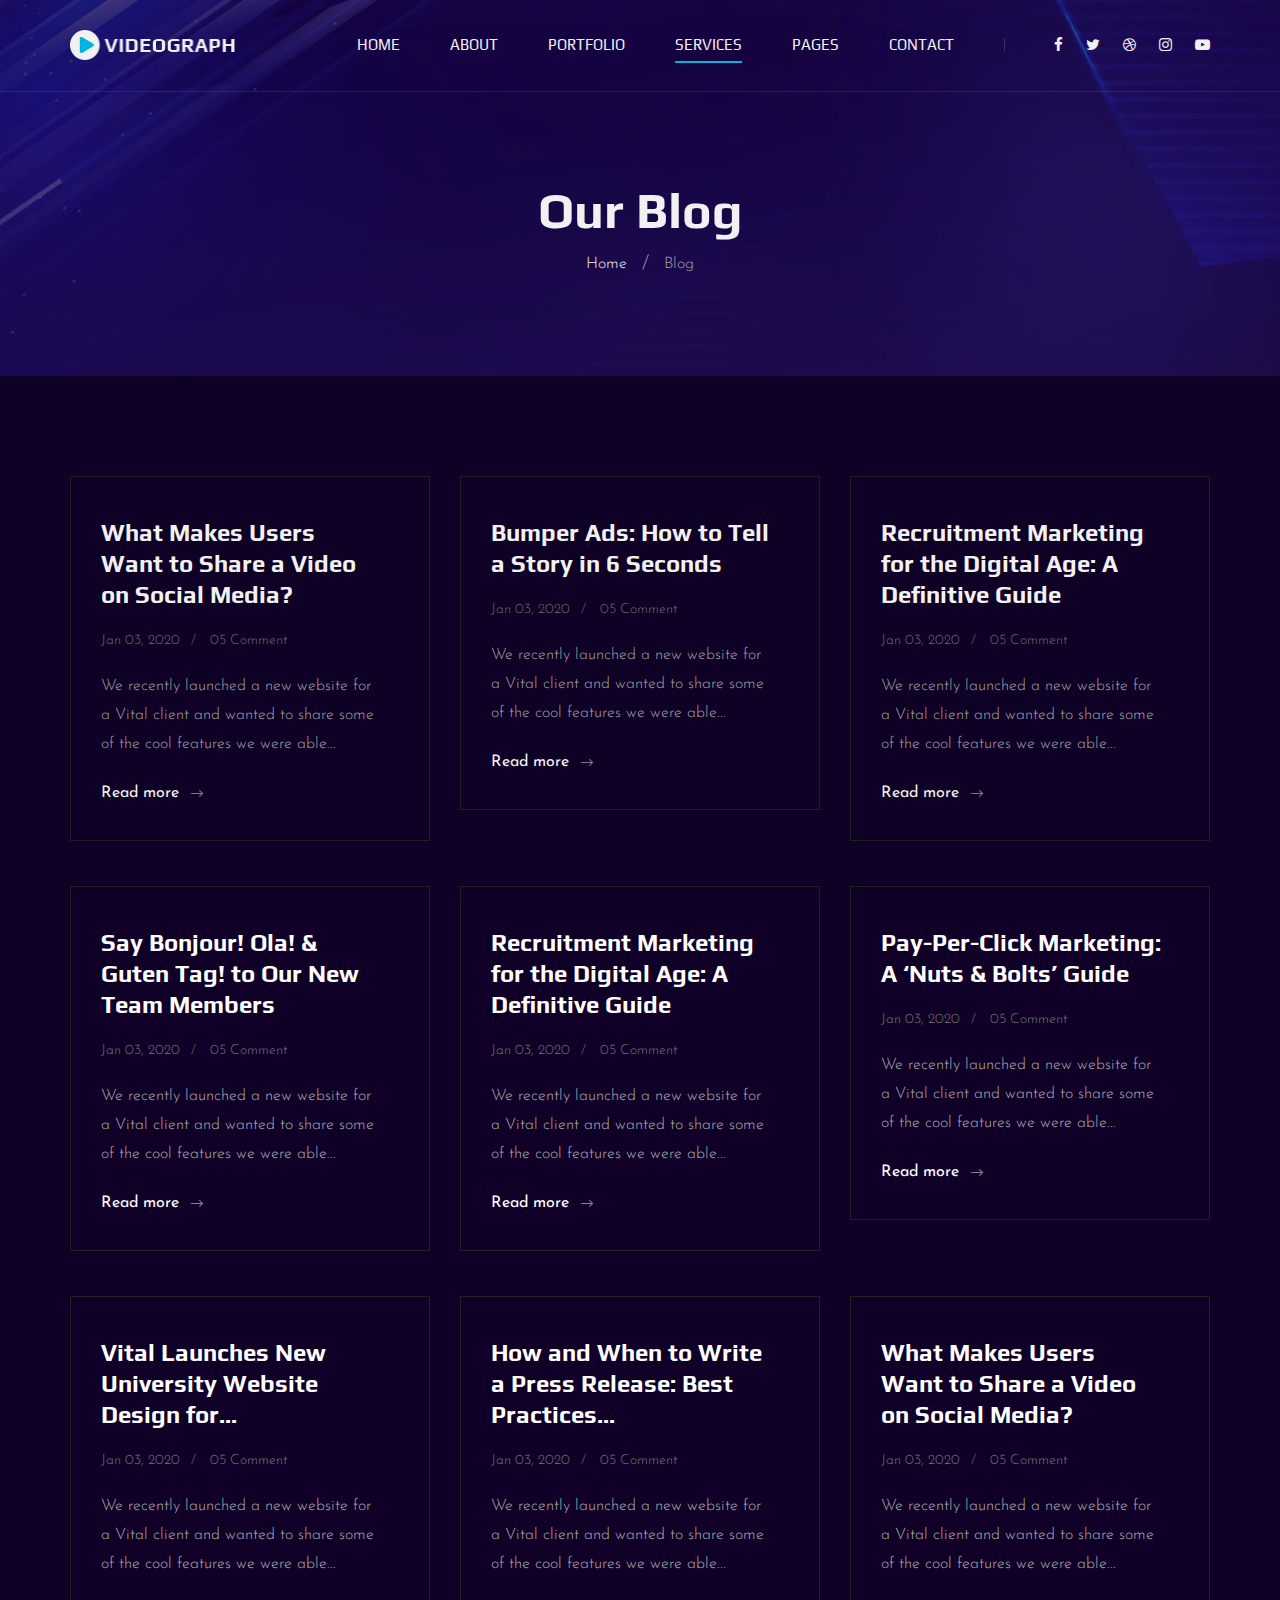
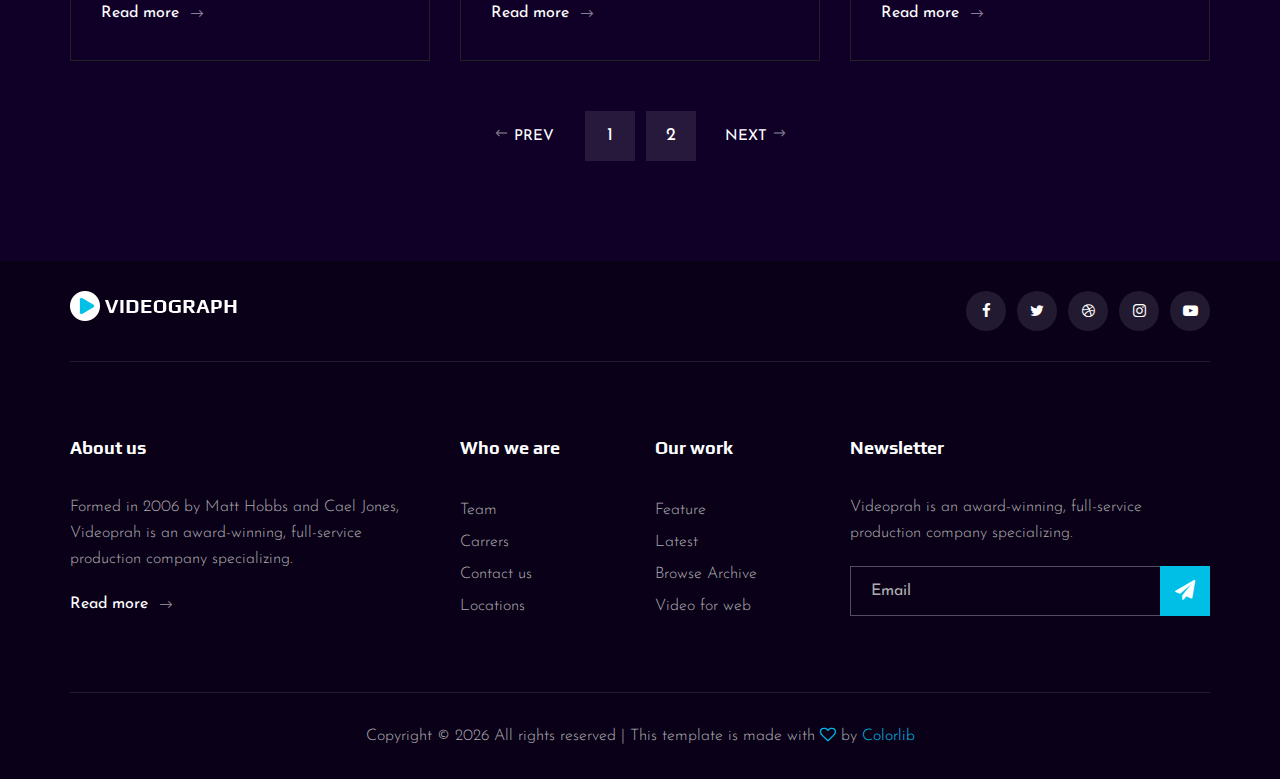
<file: videograph-master/blog.html>
<!DOCTYPE html>
<html lang="zxx">

<head>
    <meta charset="UTF-8">
    <meta name="description" content="Videograph Template">
    <meta name="keywords" content="Videograph, unica, creative, html">
    <meta name="viewport" content="width=device-width, initial-scale=1.0">
    <meta http-equiv="X-UA-Compatible" content="ie=edge">
    <title>Videograph | Template</title>

    <!-- Google Font -->
    <link href="https://fonts.googleapis.com/css2?family=Play:wght@400;700&display=swap" rel="stylesheet">
    <link href="https://fonts.googleapis.com/css2?family=Josefin+Sans:wght@300;400;500;600;700&display=swap"
        rel="stylesheet">

    <!-- Css Styles -->
    <link rel="stylesheet" href="css/bootstrap.min.css" type="text/css">
    <link rel="stylesheet" href="css/font-awesome.min.css" type="text/css">
    <link rel="stylesheet" href="css/elegant-icons.css" type="text/css">
    <link rel="stylesheet" href="css/owl.carousel.min.css" type="text/css">
    <link rel="stylesheet" href="css/magnific-popup.css" type="text/css">
    <link rel="stylesheet" href="css/slicknav.min.css" type="text/css">
    <link rel="stylesheet" href="css/style.css" type="text/css">
</head>

<body>
    <!-- Page Preloder -->
    <div id="preloder">
        <div class="loader"></div>
    </div>

    <!-- Header Section Begin -->
    <header class="header">
        <div class="container">
            <div class="row">
                <div class="col-lg-2">
                    <div class="header__logo">
                        <a href="./index.html"><img src="img/logo.png" alt=""></a>
                    </div>
                </div>
                <div class="col-lg-10">
                    <div class="header__nav__option">
                        <nav class="header__nav__menu mobile-menu">
                            <ul>
                                <li><a href="./index.html">Home</a></li>
                                <li><a href="./about.html">About</a></li>
                                <li><a href="./portfolio.html">Portfolio</a></li>
                                <li class="active"><a href="./services.html">Services</a></li>
                                <li><a href="#">Pages</a>
                                    <ul class="dropdown">
                                        <li><a href="./about.html">About</a></li>
                                        <li><a href="./portfolio.html">Portfolio</a></li>
                                        <li><a href="./blog.html">Blog</a></li>
                                        <li><a href="./blog-details.html">Blog Details</a></li>
                                    </ul>
                                </li>
                                <li><a href="./contact.html">Contact</a></li>
                            </ul>
                        </nav>
                        <div class="header__nav__social">
                            <a href="#"><i class="fa fa-facebook"></i></a>
                            <a href="#"><i class="fa fa-twitter"></i></a>
                            <a href="#"><i class="fa fa-dribbble"></i></a>
                            <a href="#"><i class="fa fa-instagram"></i></a>
                            <a href="#"><i class="fa fa-youtube-play"></i></a>
                        </div>
                    </div>
                </div>
            </div>
            <div id="mobile-menu-wrap"></div>
        </div>
    </header>
    <!-- Header End -->

    <!-- Breadcrumb Begin -->
    <div class="breadcrumb-option spad set-bg" data-setbg="img/breadcrumb-bg.jpg">
        <div class="container">
            <div class="row">
                <div class="col-lg-12 text-center">
                    <div class="breadcrumb__text">
                        <h2>Our Blog</h2>
                        <div class="breadcrumb__links">
                            <a href="#">Home</a>
                            <span>Blog</span>
                        </div>
                    </div>
                </div>
            </div>
        </div>
    </div>
    <!-- Breadcrumb End -->

    <!-- Blog Section Begin -->
    <section class="blog spad">
        <div class="container">
            <div class="row">
                <div class="col-lg-4 col-md-6 col-sm-6">
                    <div class="blog__item">
                        <h4>What Makes Users Want to Share a Video on Social Media?</h4>
                        <ul>
                            <li>Jan 03, 2020</li>
                            <li>05 Comment</li>
                        </ul>
                        <p>We recently launched a new website for a Vital client and wanted to share some of the cool
                            features we were able...</p>
                        <a href="#">Read more <span class="arrow_right"></span></a>
                    </div>
                </div>
                <div class="col-lg-4 col-md-6 col-sm-6">
                    <div class="blog__item">
                        <h4>Bumper Ads: How to Tell a Story in 6 Seconds</h4>
                        <ul>
                            <li>Jan 03, 2020</li>
                            <li>05 Comment</li>
                        </ul>
                        <p>We recently launched a new website for a Vital client and wanted to share some of the cool
                            features we were able...</p>
                        <a href="#">Read more <span class="arrow_right"></span></a>
                    </div>
                </div>
                <div class="col-lg-4 col-md-6 col-sm-6">
                    <div class="blog__item">
                        <h4>Recruitment Marketing for the Digital Age: A Definitive Guide</h4>
                        <ul>
                            <li>Jan 03, 2020</li>
                            <li>05 Comment</li>
                        </ul>
                        <p>We recently launched a new website for a Vital client and wanted to share some of the cool
                            features we were able...</p>
                        <a href="#">Read more <span class="arrow_right"></span></a>
                    </div>
                </div>
                <div class="col-lg-4 col-md-6 col-sm-6">
                    <div class="blog__item">
                        <h4>Say Bonjour! Ola! & Guten Tag! to Our New Team Members</h4>
                        <ul>
                            <li>Jan 03, 2020</li>
                            <li>05 Comment</li>
                        </ul>
                        <p>We recently launched a new website for a Vital client and wanted to share some of the cool
                            features we were able...</p>
                        <a href="#">Read more <span class="arrow_right"></span></a>
                    </div>
                </div>
                <div class="col-lg-4 col-md-6 col-sm-6">
                    <div class="blog__item">
                        <h4>Recruitment Marketing for the Digital Age: A Definitive Guide</h4>
                        <ul>
                            <li>Jan 03, 2020</li>
                            <li>05 Comment</li>
                        </ul>
                        <p>We recently launched a new website for a Vital client and wanted to share some of the cool
                            features we were able...</p>
                        <a href="#">Read more <span class="arrow_right"></span></a>
                    </div>
                </div>
                <div class="col-lg-4 col-md-6 col-sm-6">
                    <div class="blog__item">
                        <h4>Pay-Per-Click Marketing: A ‘Nuts & Bolts’ Guide</h4>
                        <ul>
                            <li>Jan 03, 2020</li>
                            <li>05 Comment</li>
                        </ul>
                        <p>We recently launched a new website for a Vital client and wanted to share some of the cool
                            features we were able...</p>
                        <a href="#">Read more <span class="arrow_right"></span></a>
                    </div>
                </div>
                <div class="col-lg-4 col-md-6 col-sm-6">
                    <div class="blog__item">
                        <h4>Vital Launches New University Website Design for...</h4>
                        <ul>
                            <li>Jan 03, 2020</li>
                            <li>05 Comment</li>
                        </ul>
                        <p>We recently launched a new website for a Vital client and wanted to share some of the cool
                            features we were able...</p>
                        <a href="#">Read more <span class="arrow_right"></span></a>
                    </div>
                </div>
                <div class="col-lg-4 col-md-6 col-sm-6">
                    <div class="blog__item">
                        <h4>How and When to Write a Press Release: Best Practices...</h4>
                        <ul>
                            <li>Jan 03, 2020</li>
                            <li>05 Comment</li>
                        </ul>
                        <p>We recently launched a new website for a Vital client and wanted to share some of the cool
                            features we were able...</p>
                        <a href="#">Read more <span class="arrow_right"></span></a>
                    </div>
                </div>
                <div class="col-lg-4 col-md-6 col-sm-6">
                    <div class="blog__item">
                        <h4>What Makes Users Want to Share a Video on Social Media?</h4>
                        <ul>
                            <li>Jan 03, 2020</li>
                            <li>05 Comment</li>
                        </ul>
                        <p>We recently launched a new website for a Vital client and wanted to share some of the cool
                            features we were able...</p>
                        <a href="#">Read more <span class="arrow_right"></span></a>
                    </div>
                </div>
            </div>
            <div class="row">
                <div class="col-lg-12">
                    <div class="pagination__option blog__pagi">
                        <a href="#" class="arrow__pagination left__arrow"><span class="arrow_left"></span> Prev</a>
                        <a href="#" class="number__pagination">1</a>
                        <a href="#" class="number__pagination">2</a>
                        <a href="#" class="arrow__pagination right__arrow">Next <span class="arrow_right"></span></a>
                    </div>
                </div>
            </div>
        </div>
    </section>
    <!-- Blog Section End -->

    <!-- Footer Section Begin -->
    <footer class="footer">
        <div class="container">
            <div class="footer__top">
                <div class="row">
                    <div class="col-lg-6 col-md-6">
                        <div class="footer__top__logo">
                            <a href="#"><img src="img/logo.png" alt=""></a>
                        </div>
                    </div>
                    <div class="col-lg-6 col-md-6">
                        <div class="footer__top__social">
                            <a href="#"><i class="fa fa-facebook"></i></a>
                            <a href="#"><i class="fa fa-twitter"></i></a>
                            <a href="#"><i class="fa fa-dribbble"></i></a>
                            <a href="#"><i class="fa fa-instagram"></i></a>
                            <a href="#"><i class="fa fa-youtube-play"></i></a>
                        </div>
                    </div>
                </div>
            </div>
            <div class="footer__option">
                <div class="row">
                    <div class="col-lg-4 col-md-6 col-sm-6">
                        <div class="footer__option__item">
                            <h5>About us</h5>
                            <p>Formed in 2006 by Matt Hobbs and Cael Jones, Videoprah is an award-winning, full-service
                                production company specializing.</p>
                            <a href="#" class="read__more">Read more <span class="arrow_right"></span></a>
                        </div>
                    </div>
                    <div class="col-lg-2 col-md-3 col-sm-3">
                        <div class="footer__option__item">
                            <h5>Who we are</h5>
                            <ul>
                                <li><a href="#">Team</a></li>
                                <li><a href="#">Carrers</a></li>
                                <li><a href="#">Contact us</a></li>
                                <li><a href="#">Locations</a></li>
                            </ul>
                        </div>
                    </div>
                    <div class="col-lg-2 col-md-3 col-sm-3">
                        <div class="footer__option__item">
                            <h5>Our work</h5>
                            <ul>
                                <li><a href="#">Feature</a></li>
                                <li><a href="#">Latest</a></li>
                                <li><a href="#">Browse Archive</a></li>
                                <li><a href="#">Video for web</a></li>
                            </ul>
                        </div>
                    </div>
                    <div class="col-lg-4 col-md-12">
                        <div class="footer__option__item">
                            <h5>Newsletter</h5>
                            <p>Videoprah is an award-winning, full-service production company specializing.</p>
                            <form action="#">
                                <input type="text" placeholder="Email">
                                <button type="submit"><i class="fa fa-send"></i></button>
                            </form>
                        </div>
                    </div>
                </div>
            </div>
            <div class="footer__copyright">
                <div class="row">
                    <div class="col-lg-12 text-center">
                        <!-- Link back to Colorlib can't be removed. Template is licensed under CC BY 3.0. -->
                        <p class="footer__copyright__text">Copyright &copy;
                            <script>
                                document.write(new Date().getFullYear());
                            </script>
                            All rights reserved | This template is made with <i class="fa fa-heart-o"
                                aria-hidden="true"></i> by <a href="https://colorlib.com" target="_blank">Colorlib</a>
                        </p>
                        <!-- Link back to Colorlib can't be removed. Template is licensed under CC BY 3.0. -->
                    </div>
                </div>
            </div>
        </div>
    </footer>
    <!-- Footer Section End -->

    <!-- Js Plugins -->
    <script src="js/jquery-3.3.1.min.js"></script>
    <script src="js/bootstrap.min.js"></script>
    <script src="js/jquery.magnific-popup.min.js"></script>
    <script src="js/mixitup.min.js"></script>
    <script src="js/masonry.pkgd.min.js"></script>
    <script src="js/jquery.slicknav.js"></script>
    <script src="js/owl.carousel.min.js"></script>
    <script src="js/main.js"></script>
</body>

</html>
</file>
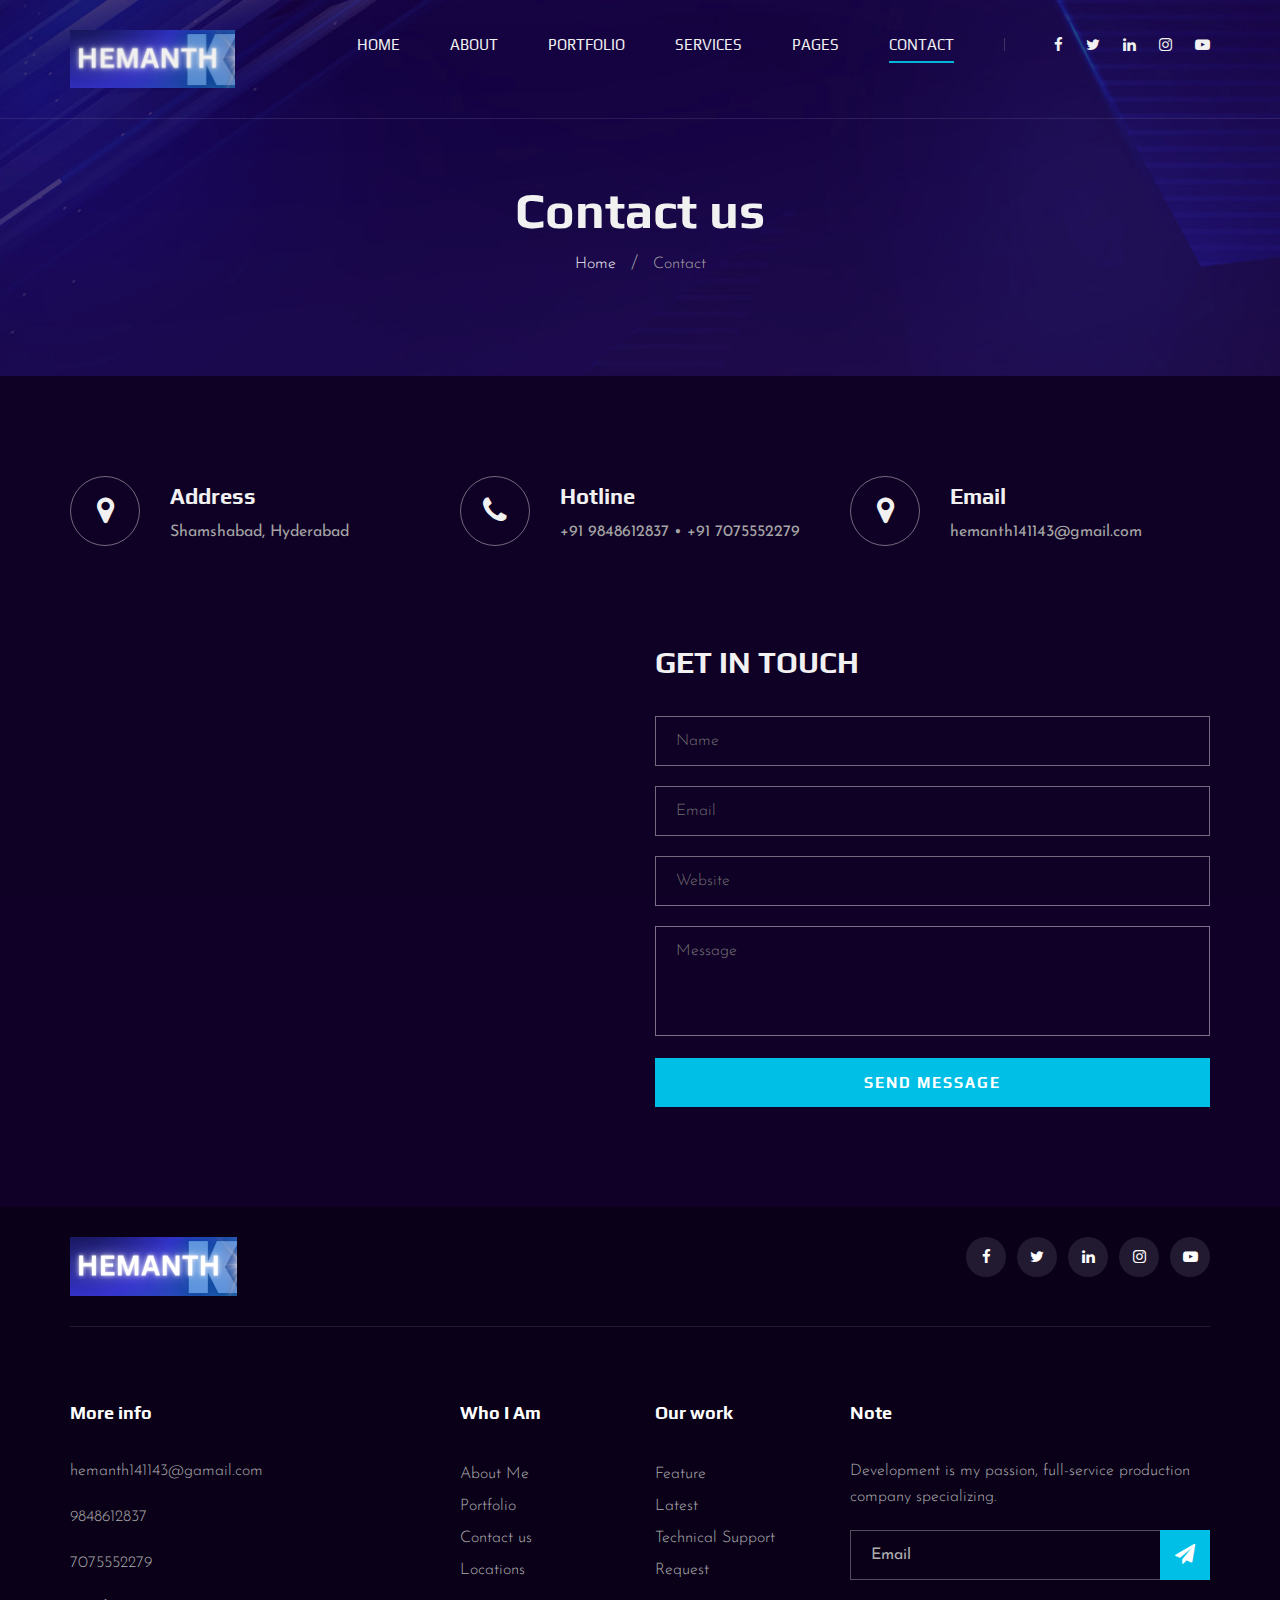
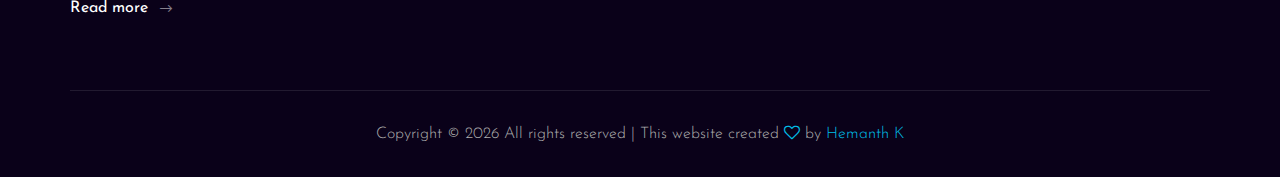
<file: videograph-master/contact.html>
<!DOCTYPE html>
<html lang="zxx">

<head>
    <meta charset="UTF-8">
    <meta name="description" content="Videograph Template">
    <meta name="keywords" content="Videograph, unica, creative, html">
    <meta name="viewport" content="width=device-width, initial-scale=1.0">
    <meta http-equiv="X-UA-Compatible" content="ie=edge">
    <title>Videograph | Template</title>

    <!-- Google Font -->
    <link href="https://fonts.googleapis.com/css2?family=Play:wght@400;700&display=swap" rel="stylesheet">
    <link href="https://fonts.googleapis.com/css2?family=Josefin+Sans:wght@300;400;500;600;700&display=swap"
        rel="stylesheet">

    <!-- Css Styles -->
    <link rel="stylesheet" href="css/bootstrap.min.css" type="text/css">
    <link rel="stylesheet" href="css/font-awesome.min.css" type="text/css">
    <link rel="stylesheet" href="css/elegant-icons.css" type="text/css">
    <link rel="stylesheet" href="css/owl.carousel.min.css" type="text/css">
    <link rel="stylesheet" href="css/magnific-popup.css" type="text/css">
    <link rel="stylesheet" href="css/slicknav.min.css" type="text/css">
    <link rel="stylesheet" href="css/style.css" type="text/css">
</head>

<body>
    <!-- Page Preloder -->
    <div id="preloder">
        <div class="loader"></div>
    </div>

    <!-- Header Section Begin -->
    <header class="header">
        <div class="container">
            <div class="row">
                <div class="col-lg-2">
                    <div class="header__logo">
                        <a href="./index.html"><img src="img/logo1.png" alt=""></a>
                    </div>
                </div>
                <div class="col-lg-10">
                    <div class="header__nav__option">
                        <nav class="header__nav__menu mobile-menu">
                            <ul>
                                <li><a href="./index.html">Home</a></li>
                                <li><a href="./about.html">About</a></li>
                                <li><a href="./portfolio.html">Portfolio</a></li>
                                <li><a href="./services.html">Services</a></li>
                                <li><a href="#">Pages</a>
                                    <ul class="dropdown">
                                        <li><a href="./about.html">About</a></li>
                                        <li><a href="./portfolio.html">Portfolio</a></li>
                                        <li><a href="./blog.html">Blog</a></li>
                                        <li><a href="./blog-details.html">Blog Details</a></li>
                                    </ul>
                                </li>
                                <li class="active"><a href="./contact.html">Contact</a></li>
                            </ul>
                        </nav>
                        <div class="header__nav__social">
                            <a href="https://www.facebook.com/profile.php?id=100027366533695"><i class="fa fa-facebook"></i></a>
                            <a href="https://twitter.com/Hemanth141143"><i class="fa fa-twitter"></i></a>
                            <a href="https://www.linkedin.com/in/hemanth-k-87b46a222/"><i class="fa fa-linkedin"></i></a>
                            <a href="https://www.instagram.com/the_sky.0_1/"><i class="fa fa-instagram"></i></a>
                            <a href="#"><i class="fa fa-youtube-play"></i></a>
                        </div>
                    </div>
                </div>
            </div>
            <div id="mobile-menu-wrap"></div>
        </div>
    </header>
    <!-- Header End -->

    <!-- Breadcrumb Begin -->
    <div class="breadcrumb-option spad set-bg" data-setbg="img/breadcrumb-bg.jpg">
        <div class="container">
            <div class="row">
                <div class="col-lg-12 text-center">
                    <div class="breadcrumb__text">
                        <h2>Contact us</h2>
                        <div class="breadcrumb__links">
                            <a href="#">Home</a>
                            <span>Contact</span>
                        </div>
                    </div>
                </div>
            </div>
        </div>
    </div>
    <!-- Breadcrumb End -->

    <!-- Contact Widget Section Begin -->
    <section class="contact-widget spad">
        <div class="container">
            <div class="row">
                <div class="col-lg-4 col-md-6 col-md-6 col-md-3">
                    <div class="contact__widget__item">
                        <div class="contact__widget__item__icon">
                            <i class="fa fa-map-marker"></i>
                        </div>
                        <div class="contact__widget__item__text">
                            <h4>Address</h4>
                            <p>Shamshabad, Hyderabad</p>
                        </div>
                    </div>
                </div>
                <div class="col-lg-4 col-md-6 col-md-6 col-md-3">
                    <div class="contact__widget__item">
                        <div class="contact__widget__item__icon">
                            <i class="fa fa-phone"></i>
                        </div>
                        <div class="contact__widget__item__text">
                            <h4>Hotline</h4>
                            <p>+91 9848612837 • +91 7075552279</p>
                        </div>
                    </div>
                </div>
                <div class="col-lg-4 col-md-6 col-md-6 col-md-3">
                    <div class="contact__widget__item">
                        <div class="contact__widget__item__icon">
                            <i class="fa fa-map-marker"></i>
                        </div>
                        <div class="contact__widget__item__text">
                            <h4>Email</h4>
                            <p>hemanth141143@gmail.com</p>
                        </div>
                    </div>
                </div>
            </div>
        </div>
    </section>
    <!-- Contact Widget Section End -->

    <!-- Call To Action Section Begin -->
    <section class="contact spad">
        <div class="container">
            <div class="row">
                <div class="col-lg-6 col-md-6">
                    <div class="contact__map">
                        <iframe
                            src="https://www.google.com/maps/embed?pb=!1m18!1m12!1m3!1d387190.2798902705!2d-74.25986790365917!3d40.697670067823786!2m3!1f0!2f0!3f0!3m2!1i1024!2i768!4f13.1!3m3!1m2!1s0x89c24fa5d33f083b%3A0xc80b8f06e177fe62!2sNew%20York%2C%20NY%2C%20USA!5e0!3m2!1sen!2sbd!4v1596152431947!5m2!1sen!2sbd"
                            height="450" style="border:0;"></iframe>
                    </div>
                </div>
                <div class="col-lg-6 col-md-6">
                    <div class="contact__form">
                        <h3>Get in touch</h3>
                        <form action="#">
                            <input type="text" placeholder="Name">
                            <input type="text" placeholder="Email">
                            <input type="text" placeholder="Website">
                            <textarea placeholder="Message"></textarea>
                            <button type="submit" class="site-btn">Send Message</button>
                        </form>
                    </div>
                </div>
            </div>
        </div>
    </section>
    <!-- Call To Action Section End -->

    <!-- Footer Section Begin -->
    <footer class="footer">
        <div class="container">
            <div class="footer__top">
                <div class="row">
                    <div class="col-lg-6 col-md-6">
                        <div class="footer__top__logo">
                            <a href="#"><img src="img/logo1.png" alt=""></a>
                        </div>
                    </div>
                    <div class="col-lg-6 col-md-6">
                        <div class="footer__top__social">
                            <a href="https://www.facebook.com/profile.php?id=100027366533695"><i class="fa fa-facebook"></i></a>
                            <a href="https://twitter.com/Hemanth141143"><i class="fa fa-twitter"></i></a>
                            <a href="https://www.linkedin.com/in/hemanth-k-87b46a222/"><i class="fa fa-linkedin"></i></a>
                            <a href="https://www.instagram.com/the_sky.0_1/"><i class="fa fa-instagram"></i></a>
                            <a href="#"><i class="fa fa-youtube-play"></i></a>
                        </div>
                    </div>
                </div>
            </div>
            <div class="footer__option">
                <div class="row">
                    <div class="col-lg-4 col-md-6">
                        <div class="footer__option__item">
                            <h5>More info</h5>
                            <p>hemanth141143@gamail.com</p>
                            <p>9848612837</p>
                            <p>7075552279</p>
                            <a href="#" class="read__more">Read more <span class="arrow_right"></span></a>
                        </div>
                    </div>
                    <div class="col-lg-2 col-md-3">
                        <div class="footer__option__item">
                            
                            <h5>Who I Am</h5>
                            <ul>
                                <li><a href="#">About Me</a></li>
                                <li><a href="#">Portfolio</a></li>
                                <li><a href="#">Contact us</a></li>
                                <li><a href="#">Locations</a></li>
                            </ul>
                        </div>
                    </div>
                    <div class="col-lg-2 col-md-3">
                        <div class="footer__option__item">
                            <h5>Our work</h5>
                            <ul>
                                <li><a href="#">Feature</a></li>
                                <li><a href="#">Latest</a></li>
                                <li><a href="#">Technical Support</a></li>
                                <li><a href="#">Request</a></li>
                            </ul>
                        </div>
                    </div>
                    <div class="col-lg-4 col-md-12">
                        <div class="footer__option__item">
                            <h5>Note</h5>
                            <p>Development is my passion, full-service production company specializing.</p>
                            <form action="#">
                                <input type="text" placeholder="Email">
                                <button type="submit"><i class="fa fa-send"></i></button>
                            </form>
                        </div>
                    </div>
                </div>
            </div>
            <div class="footer__copyright">
                <div class="row">
                    <div class="col-lg-12 text-center">
                        <!-- Link back to Colorlib can't be removed. Template is licensed under CC BY 3.0. -->
                        <p class="footer__copyright__text">Copyright &copy;
                            <script>
                                document.write(new Date().getFullYear());
                            </script>
                            All rights reserved | This website created  <i class="fa fa-heart-o"
                            aria-hidden="true"></i> by <a href="" target="_blank">Hemanth K</a></p>
                        <!-- Link back to Colorlib can't be removed. Template is licensed under CC BY 3.0. -->
                    </div>
                </div>
            </div>
        </div>
    </footer>
    <!-- Footer Section End -->

    <!-- Js Plugins -->
    <script src="js/jquery-3.3.1.min.js"></script>
    <script src="js/bootstrap.min.js"></script>
    <script src="js/jquery.magnific-popup.min.js"></script>
    <script src="js/mixitup.min.js"></script>
    <script src="js/masonry.pkgd.min.js"></script>
    <script src="js/jquery.slicknav.js"></script>
    <script src="js/owl.carousel.min.js"></script>
    <script src="js/main.js"></script>
</body>

</html>
</file>
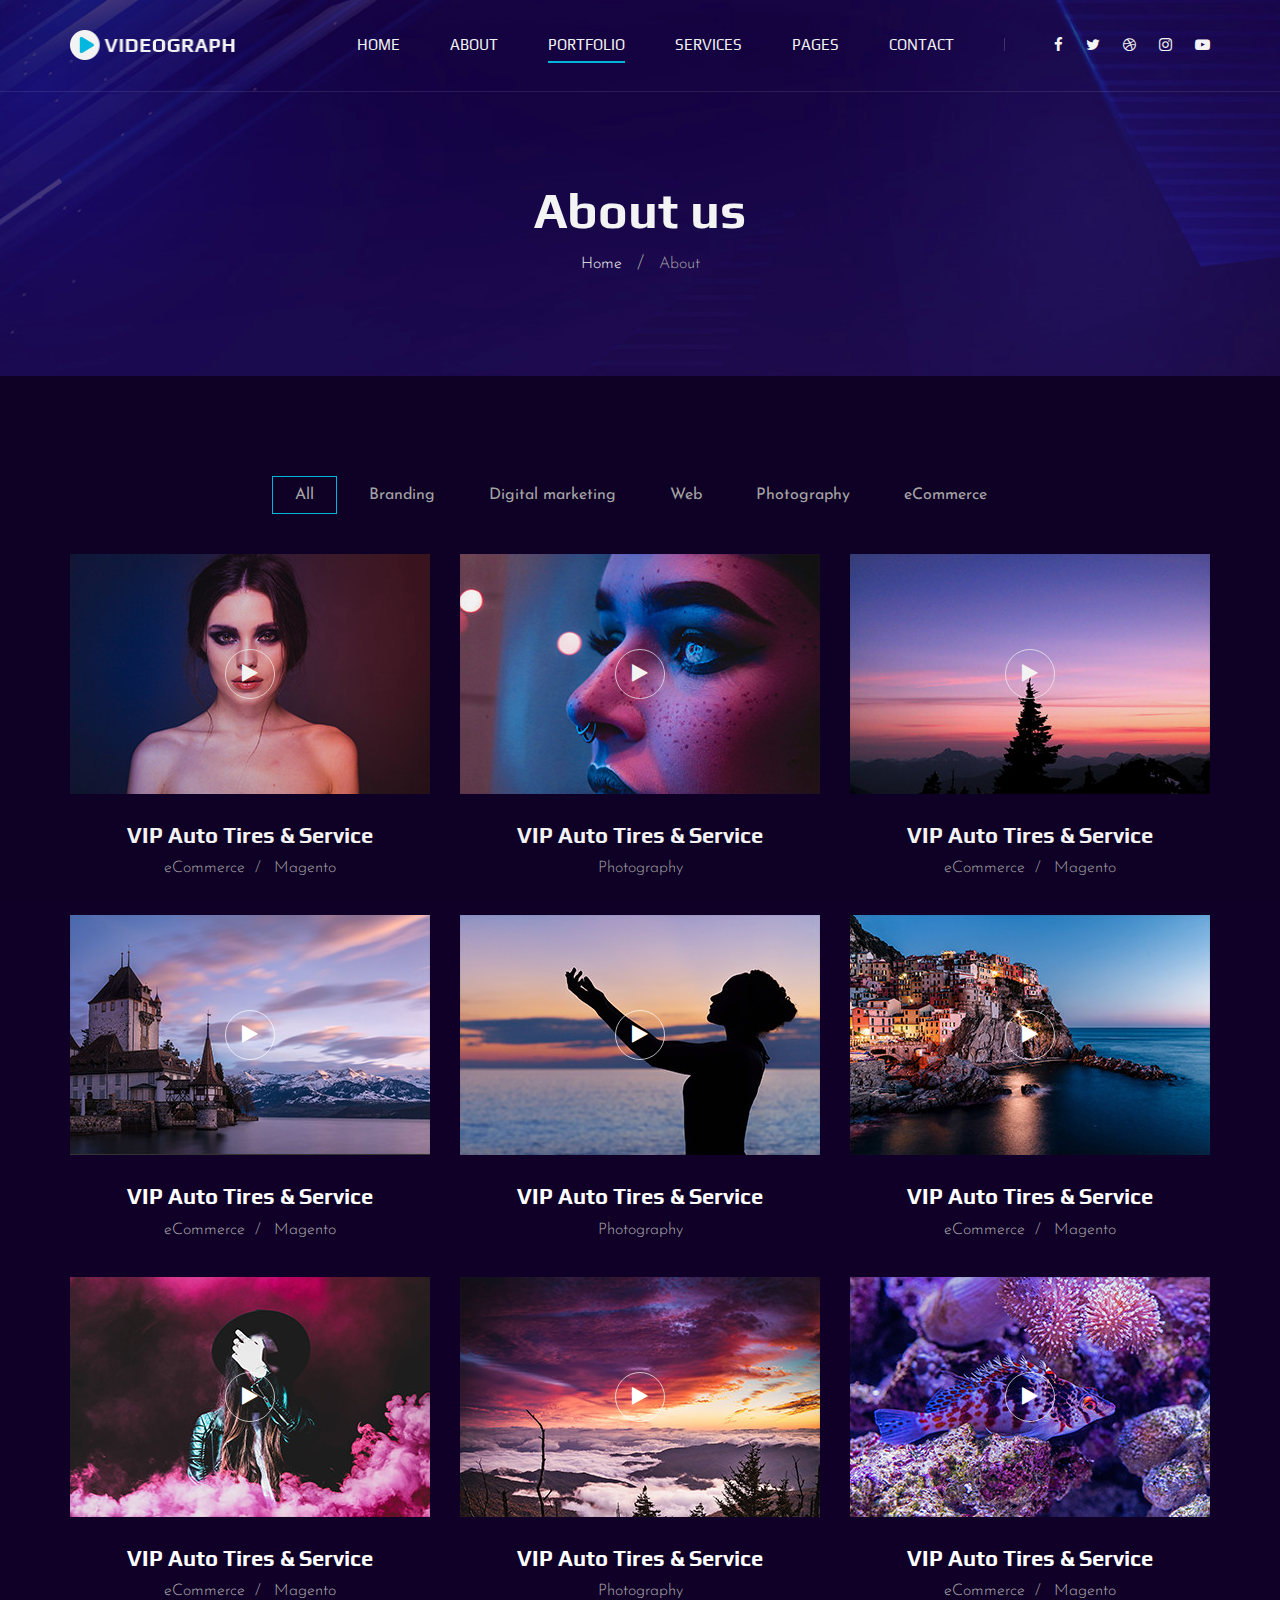
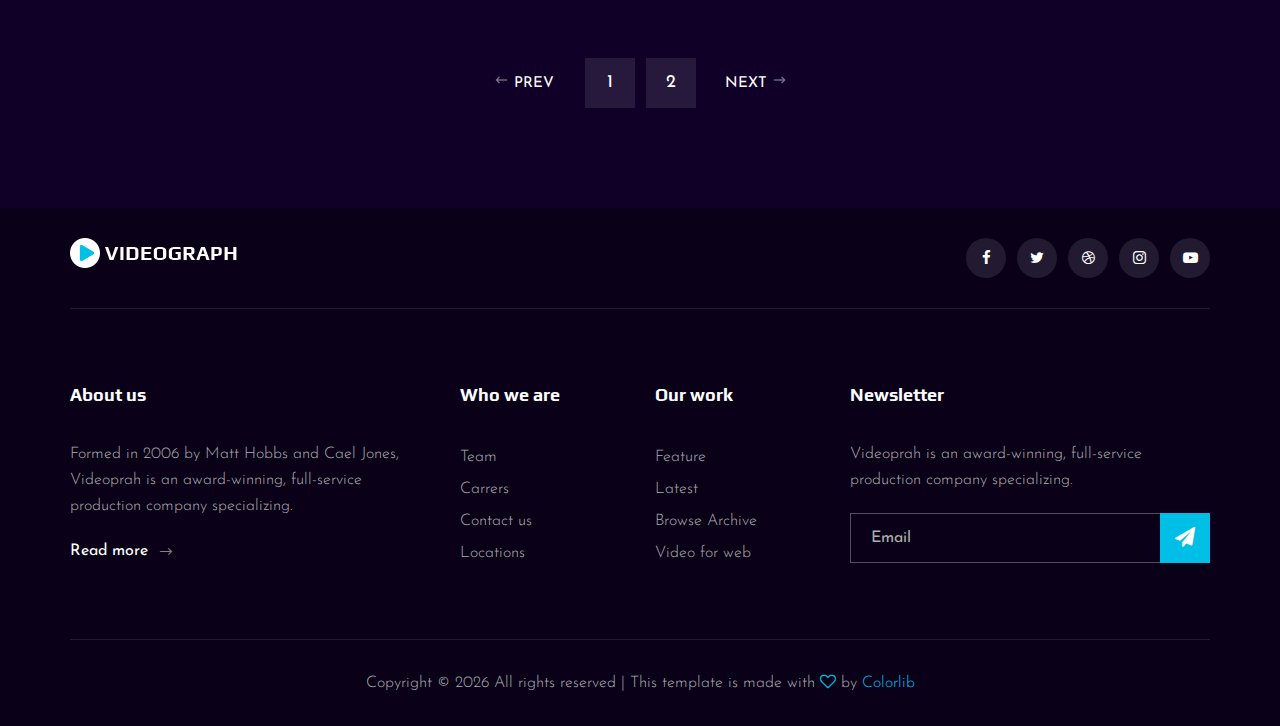
<file: videograph-master/portfolio.html>
<!DOCTYPE html>
<html lang="zxx">

<head>
    <meta charset="UTF-8">
    <meta name="description" content="Videograph Template">
    <meta name="keywords" content="Videograph, unica, creative, html">
    <meta name="viewport" content="width=device-width, initial-scale=1.0">
    <meta http-equiv="X-UA-Compatible" content="ie=edge">
    <title>Videograph | Template</title>

    <!-- Google Font -->
    <link href="https://fonts.googleapis.com/css2?family=Play:wght@400;700&display=swap" rel="stylesheet">
    <link href="https://fonts.googleapis.com/css2?family=Josefin+Sans:wght@300;400;500;600;700&display=swap"
        rel="stylesheet">

    <!-- Css Styles -->
    <link rel="stylesheet" href="css/bootstrap.min.css" type="text/css">
    <link rel="stylesheet" href="css/font-awesome.min.css" type="text/css">
    <link rel="stylesheet" href="css/elegant-icons.css" type="text/css">
    <link rel="stylesheet" href="css/owl.carousel.min.css" type="text/css">
    <link rel="stylesheet" href="css/magnific-popup.css" type="text/css">
    <link rel="stylesheet" href="css/slicknav.min.css" type="text/css">
    <link rel="stylesheet" href="css/style.css" type="text/css">
</head>

<body>
    <!-- Page Preloder -->
    <div id="preloder">
        <div class="loader"></div>
    </div>

    <!-- Header Section Begin -->
    <header class="header">
        <div class="container">
            <div class="row">
                <div class="col-lg-2">
                    <div class="header__logo">
                        <a href="./index.html"><img src="img/logo.png" alt=""></a>
                    </div>
                </div>
                <div class="col-lg-10">
                    <div class="header__nav__option">
                        <nav class="header__nav__menu mobile-menu">
                            <ul>
                                <li><a href="./index.html">Home</a></li>
                                <li><a href="./about.html">About</a></li>
                                <li class="active"><a href="./portfolio.html">Portfolio</a></li>
                                <li><a href="./services.html">Services</a></li>
                                <li><a href="#">Pages</a>
                                    <ul class="dropdown">
                                        <li><a href="./about.html">About</a></li>
                                        <li><a href="./portfolio.html">Portfolio</a></li>
                                        <li><a href="./blog.html">Blog</a></li>
                                        <li><a href="./blog-details.html">Blog Details</a></li>
                                    </ul>
                                </li>
                                <li><a href="./contact.html">Contact</a></li>
                            </ul>
                        </nav>
                        <div class="header__nav__social">
                            <a href="#"><i class="fa fa-facebook"></i></a>
                            <a href="#"><i class="fa fa-twitter"></i></a>
                            <a href="#"><i class="fa fa-dribbble"></i></a>
                            <a href="#"><i class="fa fa-instagram"></i></a>
                            <a href="#"><i class="fa fa-youtube-play"></i></a>
                        </div>
                    </div>
                </div>
            </div>
            <div id="mobile-menu-wrap"></div>
        </div>
    </header>
    <!-- Header End -->

    <!-- Breadcrumb Begin -->
    <div class="breadcrumb-option spad set-bg" data-setbg="img/breadcrumb-bg.jpg">
        <div class="container">
            <div class="row">
                <div class="col-lg-12 text-center">
                    <div class="breadcrumb__text">
                        <h2>About us</h2>
                        <div class="breadcrumb__links">
                            <a href="#">Home</a>
                            <span>About</span>
                        </div>
                    </div>
                </div>
            </div>
        </div>
    </div>
    <!-- Breadcrumb End -->

    <!-- Portfolio Section Begin -->
    <section class="portfolio spad">
        <div class="container">
            <div class="row">
                <div class="col-lg-12">
                    <ul class="portfolio__filter">
                        <li class="active" data-filter="*">All</li>
                        <li data-filter=".branding">Branding</li>
                        <li data-filter=".digital-marketing">Digital marketing</li>
                        <li data-filter=".web">Web</li>
                        <li data-filter=".photography">Photography</li>
                        <li data-filter=" .ecommerce">eCommerce</li>
                    </ul>
                </div>
            </div>
            <div class="row portfolio__gallery">
                <div class="col-lg-4 col-md-6 col-sm-6 mix branding">
                    <div class="portfolio__item">
                        <div class="portfolio__item__video set-bg" data-setbg="img/portfolio/portfolio-1.jpg">
                            <a href="https://www.youtube.com/watch?v=LXb3EKWsInQ" class="play-btn video-popup"><i
                                    class="fa fa-play"></i></a>
                        </div>
                        <div class="portfolio__item__text">
                            <h4>VIP Auto Tires & Service</h4>
                            <ul>
                                <li>eCommerce</li>
                                <li>Magento</li>
                            </ul>
                        </div>
                    </div>
                </div>
                <div class="col-lg-4 col-md-6 col-sm-6 mix digital-marketing">
                    <div class="portfolio__item">
                        <div class="portfolio__item__video set-bg" data-setbg="img/portfolio/portfolio-2.jpg">
                            <a href="https://www.youtube.com/watch?v=LXb3EKWsInQ" class="play-btn video-popup"><i
                                    class="fa fa-play"></i></a>
                        </div>
                        <div class="portfolio__item__text">
                            <h4>VIP Auto Tires & Service</h4>
                            <span>Photography</span>
                        </div>
                    </div>
                </div>
                <div class="col-lg-4 col-md-6 col-sm-6 mix web">
                    <div class="portfolio__item">
                        <div class="portfolio__item__video set-bg" data-setbg="img/portfolio/portfolio-3.jpg">
                            <a href="https://www.youtube.com/watch?v=LXb3EKWsInQ" class="play-btn video-popup"><i
                                    class="fa fa-play"></i></a>
                        </div>
                        <div class="portfolio__item__text">
                            <h4>VIP Auto Tires & Service</h4>
                            <ul>
                                <li>eCommerce</li>
                                <li>Magento</li>
                            </ul>
                        </div>
                    </div>
                </div>
                <div class="col-lg-4 col-md-6 col-sm-6 mix photography">
                    <div class="portfolio__item">
                        <div class="portfolio__item__video set-bg" data-setbg="img/portfolio/portfolio-4.jpg">
                            <a href="https://www.youtube.com/watch?v=LXb3EKWsInQ" class="play-btn video-popup"><i
                                    class="fa fa-play"></i></a>
                        </div>
                        <div class="portfolio__item__text">
                            <h4>VIP Auto Tires & Service</h4>
                            <ul>
                                <li>eCommerce</li>
                                <li>Magento</li>
                            </ul>
                        </div>
                    </div>
                </div>
                <div class="col-lg-4 col-md-6 col-sm-6 mix ecommerce">
                    <div class="portfolio__item">
                        <div class="portfolio__item__video set-bg" data-setbg="img/portfolio/portfolio-5.jpg">
                            <a href="https://www.youtube.com/watch?v=LXb3EKWsInQ" class="play-btn video-popup"><i
                                    class="fa fa-play"></i></a>
                        </div>
                        <div class="portfolio__item__text">
                            <h4>VIP Auto Tires & Service</h4>
                            <span>Photography</span>
                        </div>
                    </div>
                </div>
                <div class="col-lg-4 col-md-6 col-sm-6 mix branding">
                    <div class="portfolio__item">
                        <div class="portfolio__item__video set-bg" data-setbg="img/portfolio/portfolio-6.jpg">
                            <a href="https://www.youtube.com/watch?v=LXb3EKWsInQ" class="play-btn video-popup"><i
                                    class="fa fa-play"></i></a>
                        </div>
                        <div class="portfolio__item__text">
                            <h4>VIP Auto Tires & Service</h4>
                            <ul>
                                <li>eCommerce</li>
                                <li>Magento</li>
                            </ul>
                        </div>
                    </div>
                </div>
                <div class="col-lg-4 col-md-6 col-sm-6 mix web">
                    <div class="portfolio__item">
                        <div class="portfolio__item__video set-bg" data-setbg="img/portfolio/portfolio-7.jpg">
                            <a href="https://www.youtube.com/watch?v=LXb3EKWsInQ" class="play-btn video-popup"><i
                                    class="fa fa-play"></i></a>
                        </div>
                        <div class="portfolio__item__text">
                            <h4>VIP Auto Tires & Service</h4>
                            <ul>
                                <li>eCommerce</li>
                                <li>Magento</li>
                            </ul>
                        </div>
                    </div>
                </div>
                <div class="col-lg-4 col-md-6 col-sm-6 mix photography">
                    <div class="portfolio__item">
                        <div class="portfolio__item__video set-bg" data-setbg="img/portfolio/portfolio-8.jpg">
                            <a href="https://www.youtube.com/watch?v=LXb3EKWsInQ" class="play-btn video-popup"><i
                                    class="fa fa-play"></i></a>
                        </div>
                        <div class="portfolio__item__text">
                            <h4>VIP Auto Tires & Service</h4>
                            <span>Photography</span>
                        </div>
                    </div>
                </div>
                <div class="col-lg-4 col-md-6 col-sm-6 mix ecommerce">
                    <div class="portfolio__item">
                        <div class="portfolio__item__video set-bg" data-setbg="img/portfolio/portfolio-9.jpg">
                            <a href="https://www.youtube.com/watch?v=LXb3EKWsInQ" class="play-btn video-popup"><i
                                    class="fa fa-play"></i></a>
                        </div>
                        <div class="portfolio__item__text">
                            <h4>VIP Auto Tires & Service</h4>
                            <ul>
                                <li>eCommerce</li>
                                <li>Magento</li>
                            </ul>
                        </div>
                    </div>
                </div>
            </div>
            <div class="row">
                <div class="col-lg-12">
                    <div class="pagination__option">
                        <a href="#" class="arrow__pagination left__arrow"><span class="arrow_left"></span> Prev</a>
                        <a href="#" class="number__pagination">1</a>
                        <a href="#" class="number__pagination">2</a>
                        <a href="#" class="arrow__pagination right__arrow">Next <span class="arrow_right"></span></a>
                    </div>
                </div>
            </div>
        </div>
    </section>
    <!-- Portfolio Section End -->

    <!-- Footer Section Begin -->
    <footer class="footer">
        <div class="container">
            <div class="footer__top">
                <div class="row">
                    <div class="col-lg-6 col-md-6">
                        <div class="footer__top__logo">
                            <a href="#"><img src="img/logo.png" alt=""></a>
                        </div>
                    </div>
                    <div class="col-lg-6 col-md-6">
                        <div class="footer__top__social">
                            <a href="#"><i class="fa fa-facebook"></i></a>
                            <a href="#"><i class="fa fa-twitter"></i></a>
                            <a href="#"><i class="fa fa-dribbble"></i></a>
                            <a href="#"><i class="fa fa-instagram"></i></a>
                            <a href="#"><i class="fa fa-youtube-play"></i></a>
                        </div>
                    </div>
                </div>
            </div>
            <div class="footer__option">
                <div class="row">
                    <div class="col-lg-4 col-md-6 col-sm-6">
                        <div class="footer__option__item">
                            <h5>About us</h5>
                            <p>Formed in 2006 by Matt Hobbs and Cael Jones, Videoprah is an award-winning, full-service
                                production company specializing.</p>
                            <a href="#" class="read__more">Read more <span class="arrow_right"></span></a>
                        </div>
                    </div>
                    <div class="col-lg-2 col-md-3 col-sm-3">
                        <div class="footer__option__item">
                            <h5>Who we are</h5>
                            <ul>
                                <li><a href="#">Team</a></li>
                                <li><a href="#">Carrers</a></li>
                                <li><a href="#">Contact us</a></li>
                                <li><a href="#">Locations</a></li>
                            </ul>
                        </div>
                    </div>
                    <div class="col-lg-2 col-md-3 col-sm-3">
                        <div class="footer__option__item">
                            <h5>Our work</h5>
                            <ul>
                                <li><a href="#">Feature</a></li>
                                <li><a href="#">Latest</a></li>
                                <li><a href="#">Browse Archive</a></li>
                                <li><a href="#">Video for web</a></li>
                            </ul>
                        </div>
                    </div>
                    <div class="col-lg-4 col-md-12">
                        <div class="footer__option__item">
                            <h5>Newsletter</h5>
                            <p>Videoprah is an award-winning, full-service production company specializing.</p>
                            <form action="#">
                                <input type="text" placeholder="Email">
                                <button type="submit"><i class="fa fa-send"></i></button>
                            </form>
                        </div>
                    </div>
                </div>
            </div>
            <div class="footer__copyright">
                <div class="row">
                    <div class="col-lg-12 text-center">
                        <!-- Link back to Colorlib can't be removed. Template is licensed under CC BY 3.0. -->
                        <p class="footer__copyright__text">Copyright &copy;
                            <script>
                                document.write(new Date().getFullYear());
                            </script>
                            All rights reserved | This template is made with <i class="fa fa-heart-o"
                                aria-hidden="true"></i> by <a href="https://colorlib.com" target="_blank">Colorlib</a>
                        </p>
                        <!-- Link back to Colorlib can't be removed. Template is licensed under CC BY 3.0. -->
                    </div>
                </div>
            </div>
        </div>
    </footer>
    <!-- Footer Section End -->

    <!-- Js Plugins -->
    <script src="js/jquery-3.3.1.min.js"></script>
    <script src="js/bootstrap.min.js"></script>
    <script src="js/jquery.magnific-popup.min.js"></script>
    <script src="js/mixitup.min.js"></script>
    <script src="js/masonry.pkgd.min.js"></script>
    <script src="js/jquery.slicknav.js"></script>
    <script src="js/owl.carousel.min.js"></script>
    <script src="js/main.js"></script>
</body>

</html>
</file>
<file: css/elegant-icons.css>
@font-face {
	font-family: 'ElegantIcons';
	src:url('../fonts/ElegantIcons.eot');
	src:url('../fonts/ElegantIcons.eot?#iefix') format('embedded-opentype'),
		url('../fonts/ElegantIcons.woff') format('woff'),
		url('../fonts/ElegantIcons.ttf') format('truetype'),
		url('../fonts/ElegantIcons.svg#ElegantIcons') format('svg');
	font-weight: normal;
	font-style: normal;
}

/* Use the following CSS code if you want to use data attributes for inserting your icons */
[data-icon]:before {
	font-family: 'ElegantIcons';
	content: attr(data-icon);
	speak: none;
	font-weight: normal;
	font-variant: normal;
	text-transform: none;
	line-height: 1;
	-webkit-font-smoothing: antialiased;
	-moz-osx-font-smoothing: grayscale;
}

/* Use the following CSS code if you want to have a class per icon */
/*
Instead of a list of all class selectors,
you can use the generic selector below, but it's slower:
[class*="your-class-prefix"] {
*/
.arrow_up, .arrow_down, .arrow_left, .arrow_right, .arrow_left-up, .arrow_right-up, .arrow_right-down, .arrow_left-down, .arrow-up-down, .arrow_up-down_alt, .arrow_left-right_alt, .arrow_left-right, .arrow_expand_alt2, .arrow_expand_alt, .arrow_condense, .arrow_expand, .arrow_move, .arrow_carrot-up, .arrow_carrot-down, .arrow_carrot-left, .arrow_carrot-right, .arrow_carrot-2up, .arrow_carrot-2down, .arrow_carrot-2left, .arrow_carrot-2right, .arrow_carrot-up_alt2, .arrow_carrot-down_alt2, .arrow_carrot-left_alt2, .arrow_carrot-right_alt2, .arrow_carrot-2up_alt2, .arrow_carrot-2down_alt2, .arrow_carrot-2left_alt2, .arrow_carrot-2right_alt2, .arrow_triangle-up, .arrow_triangle-down, .arrow_triangle-left, .arrow_triangle-right, .arrow_triangle-up_alt2, .arrow_triangle-down_alt2, .arrow_triangle-left_alt2, .arrow_triangle-right_alt2, .arrow_back, .icon_minus-06, .icon_plus, .icon_close, .icon_check, .icon_minus_alt2, .icon_plus_alt2, .icon_close_alt2, .icon_check_alt2, .icon_zoom-out_alt, .icon_zoom-in_alt, .icon_search, .icon_box-empty, .icon_box-selected, .icon_minus-box, .icon_plus-box, .icon_box-checked, .icon_circle-empty, .icon_circle-slelected, .icon_stop_alt2, .icon_stop, .icon_pause_alt2, .icon_pause, .icon_menu, .icon_menu-square_alt2, .icon_menu-circle_alt2, .icon_ul, .icon_ol, .icon_adjust-horiz, .icon_adjust-vert, .icon_document_alt, .icon_documents_alt, .icon_pencil, .icon_pencil-edit_alt, .icon_pencil-edit, .icon_folder-alt, .icon_folder-open_alt, .icon_folder-add_alt, .icon_info_alt, .icon_error-oct_alt, .icon_error-circle_alt, .icon_error-triangle_alt, .icon_question_alt2, .icon_question, .icon_comment_alt, .icon_chat_alt, .icon_vol-mute_alt, .icon_volume-low_alt, .icon_volume-high_alt, .icon_quotations, .icon_quotations_alt2, .icon_clock_alt, .icon_lock_alt, .icon_lock-open_alt, .icon_key_alt, .icon_cloud_alt, .icon_cloud-upload_alt, .icon_cloud-download_alt, .icon_image, .icon_images, .icon_lightbulb_alt, .icon_gift_alt, .icon_house_alt, .icon_genius, .icon_mobile, .icon_tablet, .icon_laptop, .icon_desktop, .icon_camera_alt, .icon_mail_alt, .icon_cone_alt, .icon_ribbon_alt, .icon_bag_alt, .icon_creditcard, .icon_cart_alt, .icon_paperclip, .icon_tag_alt, .icon_tags_alt, .icon_trash_alt, .icon_cursor_alt, .icon_mic_alt, .icon_compass_alt, .icon_pin_alt, .icon_pushpin_alt, .icon_map_alt, .icon_drawer_alt, .icon_toolbox_alt, .icon_book_alt, .icon_calendar, .icon_film, .icon_table, .icon_contacts_alt, .icon_headphones, .icon_lifesaver, .icon_piechart, .icon_refresh, .icon_link_alt, .icon_link, .icon_loading, .icon_blocked, .icon_archive_alt, .icon_heart_alt, .icon_star_alt, .icon_star-half_alt, .icon_star, .icon_star-half, .icon_tools, .icon_tool, .icon_cog, .icon_cogs, .arrow_up_alt, .arrow_down_alt, .arrow_left_alt, .arrow_right_alt, .arrow_left-up_alt, .arrow_right-up_alt, .arrow_right-down_alt, .arrow_left-down_alt, .arrow_condense_alt, .arrow_expand_alt3, .arrow_carrot_up_alt, .arrow_carrot-down_alt, .arrow_carrot-left_alt, .arrow_carrot-right_alt, .arrow_carrot-2up_alt, .arrow_carrot-2dwnn_alt, .arrow_carrot-2left_alt, .arrow_carrot-2right_alt, .arrow_triangle-up_alt, .arrow_triangle-down_alt, .arrow_triangle-left_alt, .arrow_triangle-right_alt, .icon_minus_alt, .icon_plus_alt, .icon_close_alt, .icon_check_alt, .icon_zoom-out, .icon_zoom-in, .icon_stop_alt, .icon_menu-square_alt, .icon_menu-circle_alt, .icon_document, .icon_documents, .icon_pencil_alt, .icon_folder, .icon_folder-open, .icon_folder-add, .icon_folder_upload, .icon_folder_download, .icon_info, .icon_error-circle, .icon_error-oct, .icon_error-triangle, .icon_question_alt, .icon_comment, .icon_chat, .icon_vol-mute, .icon_volume-low, .icon_volume-high, .icon_quotations_alt, .icon_clock, .icon_lock, .icon_lock-open, .icon_key, .icon_cloud, .icon_cloud-upload, .icon_cloud-download, .icon_lightbulb, .icon_gift, .icon_house, .icon_camera, .icon_mail, .icon_cone, .icon_ribbon, .icon_bag, .icon_cart, .icon_tag, .icon_tags, .icon_trash, .icon_cursor, .icon_mic, .icon_compass, .icon_pin, .icon_pushpin, .icon_map, .icon_drawer, .icon_toolbox, .icon_book, .icon_contacts, .icon_archive, .icon_heart, .icon_profile, .icon_group, .icon_grid-2x2, .icon_grid-3x3, .icon_music, .icon_pause_alt, .icon_phone, .icon_upload, .icon_download, .social_facebook, .social_twitter, .social_pinterest, .social_googleplus, .social_tumblr, .social_tumbleupon, .social_wordpress, .social_instagram, .social_dribbble, .social_vimeo, .social_linkedin, .social_rss, .social_deviantart, .social_share, .social_myspace, .social_skype, .social_youtube, .social_picassa, .social_googledrive, .social_flickr, .social_blogger, .social_spotify, .social_delicious, .social_facebook_circle, .social_twitter_circle, .social_pinterest_circle, .social_googleplus_circle, .social_tumblr_circle, .social_stumbleupon_circle, .social_wordpress_circle, .social_instagram_circle, .social_dribbble_circle, .social_vimeo_circle, .social_linkedin_circle, .social_rss_circle, .social_deviantart_circle, .social_share_circle, .social_myspace_circle, .social_skype_circle, .social_youtube_circle, .social_picassa_circle, .social_googledrive_alt2, .social_flickr_circle, .social_blogger_circle, .social_spotify_circle, .social_delicious_circle, .social_facebook_square, .social_twitter_square, .social_pinterest_square, .social_googleplus_square, .social_tumblr_square, .social_stumbleupon_square, .social_wordpress_square, .social_instagram_square, .social_dribbble_square, .social_vimeo_square, .social_linkedin_square, .social_rss_square, .social_deviantart_square, .social_share_square, .social_myspace_square, .social_skype_square, .social_youtube_square, .social_picassa_square, .social_googledrive_square, .social_flickr_square, .social_blogger_square, .social_spotify_square, .social_delicious_square, .icon_printer, .icon_calulator, .icon_building, .icon_floppy, .icon_drive, .icon_search-2, .icon_id, .icon_id-2, .icon_puzzle, .icon_like, .icon_dislike, .icon_mug, .icon_currency, .icon_wallet, .icon_pens, .icon_easel, .icon_flowchart, .icon_datareport, .icon_briefcase, .icon_shield, .icon_percent, .icon_globe, .icon_globe-2, .icon_target, .icon_hourglass, .icon_balance, .icon_rook, .icon_printer-alt, .icon_calculator_alt, .icon_building_alt, .icon_floppy_alt, .icon_drive_alt, .icon_search_alt, .icon_id_alt, .icon_id-2_alt, .icon_puzzle_alt, .icon_like_alt, .icon_dislike_alt, .icon_mug_alt, .icon_currency_alt, .icon_wallet_alt, .icon_pens_alt, .icon_easel_alt, .icon_flowchart_alt, .icon_datareport_alt, .icon_briefcase_alt, .icon_shield_alt, .icon_percent_alt, .icon_globe_alt, .icon_clipboard {
	font-family: 'ElegantIcons';
	speak: none;
	font-style: normal;
	font-weight: normal;
	font-variant: normal;
	text-transform: none;
	line-height: 1;
	-webkit-font-smoothing: antialiased;
}
.arrow_up:before {
	content: "\21";
}
.arrow_down:before {
	content: "\22";
}
.arrow_left:before {
	content: "\23";
}
.arrow_right:before {
	content: "\24";
}
.arrow_left-up:before {
	content: "\25";
}
.arrow_right-up:before {
	content: "\26";
}
.arrow_right-down:before {
	content: "\27";
}
.arrow_left-down:before {
	content: "\28";
}
.arrow-up-down:before {
	content: "\29";
}
.arrow_up-down_alt:before {
	content: "\2a";
}
.arrow_left-right_alt:before {
	content: "\2b";
}
.arrow_left-right:before {
	content: "\2c";
}
.arrow_expand_alt2:before {
	content: "\2d";
}
.arrow_expand_alt:before {
	content: "\2e";
}
.arrow_condense:before {
	content: "\2f";
}
.arrow_expand:before {
	content: "\30";
}
.arrow_move:before {
	content: "\31";
}
.arrow_carrot-up:before {
	content: "\32";
}
.arrow_carrot-down:before {
	content: "\33";
}
.arrow_carrot-left:before {
	content: "\34";
}
.arrow_carrot-right:before {
	content: "\35";
}
.arrow_carrot-2up:before {
	content: "\36";
}
.arrow_carrot-2down:before {
	content: "\37";
}
.arrow_carrot-2left:before {
	content: "\38";
}
.arrow_carrot-2right:before {
	content: "\39";
}
.arrow_carrot-up_alt2:before {
	content: "\3a";
}
.arrow_carrot-down_alt2:before {
	content: "\3b";
}
.arrow_carrot-left_alt2:before {
	content: "\3c";
}
.arrow_carrot-right_alt2:before {
	content: "\3d";
}
.arrow_carrot-2up_alt2:before {
	content: "\3e";
}
.arrow_carrot-2down_alt2:before {
	content: "\3f";
}
.arrow_carrot-2left_alt2:before {
	content: "\40";
}
.arrow_carrot-2right_alt2:before {
	content: "\41";
}
.arrow_triangle-up:before {
	content: "\42";
}
.arrow_triangle-down:before {
	content: "\43";
}
.arrow_triangle-left:before {
	content: "\44";
}
.arrow_triangle-right:before {
	content: "\45";
}
.arrow_triangle-up_alt2:before {
	content: "\46";
}
.arrow_triangle-down_alt2:before {
	content: "\47";
}
.arrow_triangle-left_alt2:before {
	content: "\48";
}
.arrow_triangle-right_alt2:before {
	content: "\49";
}
.arrow_back:before {
	content: "\4a";
}
.icon_minus-06:before {
	content: "\4b";
}
.icon_plus:before {
	content: "\4c";
}
.icon_close:before {
	content: "\4d";
}
.icon_check:before {
	content: "\4e";
}
.icon_minus_alt2:before {
	content: "\4f";
}
.icon_plus_alt2:before {
	content: "\50";
}
.icon_close_alt2:before {
	content: "\51";
}
.icon_check_alt2:before {
	content: "\52";
}
.icon_zoom-out_alt:before {
	content: "\53";
}
.icon_zoom-in_alt:before {
	content: "\54";
}
.icon_search:before {
	content: "\55";
}
.icon_box-empty:before {
	content: "\56";
}
.icon_box-selected:before {
	content: "\57";
}
.icon_minus-box:before {
	content: "\58";
}
.icon_plus-box:before {
	content: "\59";
}
.icon_box-checked:before {
	content: "\5a";
}
.icon_circle-empty:before {
	content: "\5b";
}
.icon_circle-slelected:before {
	content: "\5c";
}
.icon_stop_alt2:before {
	content: "\5d";
}
.icon_stop:before {
	content: "\5e";
}
.icon_pause_alt2:before {
	content: "\5f";
}
.icon_pause:before {
	content: "\60";
}
.icon_menu:before {
	content: "\61";
}
.icon_menu-square_alt2:before {
	content: "\62";
}
.icon_menu-circle_alt2:before {
	content: "\63";
}
.icon_ul:before {
	content: "\64";
}
.icon_ol:before {
	content: "\65";
}
.icon_adjust-horiz:before {
	content: "\66";
}
.icon_adjust-vert:before {
	content: "\67";
}
.icon_document_alt:before {
	content: "\68";
}
.icon_documents_alt:before {
	content: "\69";
}
.icon_pencil:before {
	content: "\6a";
}
.icon_pencil-edit_alt:before {
	content: "\6b";
}
.icon_pencil-edit:before {
	content: "\6c";
}
.icon_folder-alt:before {
	content: "\6d";
}
.icon_folder-open_alt:before {
	content: "\6e";
}
.icon_folder-add_alt:before {
	content: "\6f";
}
.icon_info_alt:before {
	content: "\70";
}
.icon_error-oct_alt:before {
	content: "\71";
}
.icon_error-circle_alt:before {
	content: "\72";
}
.icon_error-triangle_alt:before {
	content: "\73";
}
.icon_question_alt2:before {
	content: "\74";
}
.icon_question:before {
	content: "\75";
}
.icon_comment_alt:before {
	content: "\76";
}
.icon_chat_alt:before {
	content: "\77";
}
.icon_vol-mute_alt:before {
	content: "\78";
}
.icon_volume-low_alt:before {
	content: "\79";
}
.icon_volume-high_alt:before {
	content: "\7a";
}
.icon_quotations:before {
	content: "\7b";
}
.icon_quotations_alt2:before {
	content: "\7c";
}
.icon_clock_alt:before {
	content: "\7d";
}
.icon_lock_alt:before {
	content: "\7e";
}
.icon_lock-open_alt:before {
	content: "\e000";
}
.icon_key_alt:before {
	content: "\e001";
}
.icon_cloud_alt:before {
	content: "\e002";
}
.icon_cloud-upload_alt:before {
	content: "\e003";
}
.icon_cloud-download_alt:before {
	content: "\e004";
}
.icon_image:before {
	content: "\e005";
}
.icon_images:before {
	content: "\e006";
}
.icon_lightbulb_alt:before {
	content: "\e007";
}
.icon_gift_alt:before {
	content: "\e008";
}
.icon_house_alt:before {
	content: "\e009";
}
.icon_genius:before {
	content: "\e00a";
}
.icon_mobile:before {
	content: "\e00b";
}
.icon_tablet:before {
	content: "\e00c";
}
.icon_laptop:before {
	content: "\e00d";
}
.icon_desktop:before {
	content: "\e00e";
}
.icon_camera_alt:before {
	content: "\e00f";
}
.icon_mail_alt:before {
	content: "\e010";
}
.icon_cone_alt:before {
	content: "\e011";
}
.icon_ribbon_alt:before {
	content: "\e012";
}
.icon_bag_alt:before {
	content: "\e013";
}
.icon_creditcard:before {
	content: "\e014";
}
.icon_cart_alt:before {
	content: "\e015";
}
.icon_paperclip:before {
	content: "\e016";
}
.icon_tag_alt:before {
	content: "\e017";
}
.icon_tags_alt:before {
	content: "\e018";
}
.icon_trash_alt:before {
	content: "\e019";
}
.icon_cursor_alt:before {
	content: "\e01a";
}
.icon_mic_alt:before {
	content: "\e01b";
}
.icon_compass_alt:before {
	content: "\e01c";
}
.icon_pin_alt:before {
	content: "\e01d";
}
.icon_pushpin_alt:before {
	content: "\e01e";
}
.icon_map_alt:before {
	content: "\e01f";
}
.icon_drawer_alt:before {
	content: "\e020";
}
.icon_toolbox_alt:before {
	content: "\e021";
}
.icon_book_alt:before {
	content: "\e022";
}
.icon_calendar:before {
	content: "\e023";
}
.icon_film:before {
	content: "\e024";
}
.icon_table:before {
	content: "\e025";
}
.icon_contacts_alt:before {
	content: "\e026";
}
.icon_headphones:before {
	content: "\e027";
}
.icon_lifesaver:before {
	content: "\e028";
}
.icon_piechart:before {
	content: "\e029";
}
.icon_refresh:before {
	content: "\e02a";
}
.icon_link_alt:before {
	content: "\e02b";
}
.icon_link:before {
	content: "\e02c";
}
.icon_loading:before {
	content: "\e02d";
}
.icon_blocked:before {
	content: "\e02e";
}
.icon_archive_alt:before {
	content: "\e02f";
}
.icon_heart_alt:before {
	content: "\e030";
}
.icon_star_alt:before {
	content: "\e031";
}
.icon_star-half_alt:before {
	content: "\e032";
}
.icon_star:before {
	content: "\e033";
}
.icon_star-half:before {
	content: "\e034";
}
.icon_tools:before {
	content: "\e035";
}
.icon_tool:before {
	content: "\e036";
}
.icon_cog:before {
	content: "\e037";
}
.icon_cogs:before {
	content: "\e038";
}
.arrow_up_alt:before {
	content: "\e039";
}
.arrow_down_alt:before {
	content: "\e03a";
}
.arrow_left_alt:before {
	content: "\e03b";
}
.arrow_right_alt:before {
	content: "\e03c";
}
.arrow_left-up_alt:before {
	content: "\e03d";
}
.arrow_right-up_alt:before {
	content: "\e03e";
}
.arrow_right-down_alt:before {
	content: "\e03f";
}
.arrow_left-down_alt:before {
	content: "\e040";
}
.arrow_condense_alt:before {
	content: "\e041";
}
.arrow_expand_alt3:before {
	content: "\e042";
}
.arrow_carrot_up_alt:before {
	content: "\e043";
}
.arrow_carrot-down_alt:before {
	content: "\e044";
}
.arrow_carrot-left_alt:before {
	content: "\e045";
}
.arrow_carrot-right_alt:before {
	content: "\e046";
}
.arrow_carrot-2up_alt:before {
	content: "\e047";
}
.arrow_carrot-2dwnn_alt:before {
	content: "\e048";
}
.arrow_carrot-2left_alt:before {
	content: "\e049";
}
.arrow_carrot-2right_alt:before {
	content: "\e04a";
}
.arrow_triangle-up_alt:before {
	content: "\e04b";
}
.arrow_triangle-down_alt:before {
	content: "\e04c";
}
.arrow_triangle-left_alt:before {
	content: "\e04d";
}
.arrow_triangle-right_alt:before {
	content: "\e04e";
}
.icon_minus_alt:before {
	content: "\e04f";
}
.icon_plus_alt:before {
	content: "\e050";
}
.icon_close_alt:before {
	content: "\e051";
}
.icon_check_alt:before {
	content: "\e052";
}
.icon_zoom-out:before {
	content: "\e053";
}
.icon_zoom-in:before {
	content: "\e054";
}
.icon_stop_alt:before {
	content: "\e055";
}
.icon_menu-square_alt:before {
	content: "\e056";
}
.icon_menu-circle_alt:before {
	content: "\e057";
}
.icon_document:before {
	content: "\e058";
}
.icon_documents:before {
	content: "\e059";
}
.icon_pencil_alt:before {
	content: "\e05a";
}
.icon_folder:before {
	content: "\e05b";
}
.icon_folder-open:before {
	content: "\e05c";
}
.icon_folder-add:before {
	content: "\e05d";
}
.icon_folder_upload:before {
	content: "\e05e";
}
.icon_folder_download:before {
	content: "\e05f";
}
.icon_info:before {
	content: "\e060";
}
.icon_error-circle:before {
	content: "\e061";
}
.icon_error-oct:before {
	content: "\e062";
}
.icon_error-triangle:before {
	content: "\e063";
}
.icon_question_alt:before {
	content: "\e064";
}
.icon_comment:before {
	content: "\e065";
}
.icon_chat:before {
	content: "\e066";
}
.icon_vol-mute:before {
	content: "\e067";
}
.icon_volume-low:before {
	content: "\e068";
}
.icon_volume-high:before {
	content: "\e069";
}
.icon_quotations_alt:before {
	content: "\e06a";
}
.icon_clock:before {
	content: "\e06b";
}
.icon_lock:before {
	content: "\e06c";
}
.icon_lock-open:before {
	content: "\e06d";
}
.icon_key:before {
	content: "\e06e";
}
.icon_cloud:before {
	content: "\e06f";
}
.icon_cloud-upload:before {
	content: "\e070";
}
.icon_cloud-download:before {
	content: "\e071";
}
.icon_lightbulb:before {
	content: "\e072";
}
.icon_gift:before {
	content: "\e073";
}
.icon_house:before {
	content: "\e074";
}
.icon_camera:before {
	content: "\e075";
}
.icon_mail:before {
	content: "\e076";
}
.icon_cone:before {
	content: "\e077";
}
.icon_ribbon:before {
	content: "\e078";
}
.icon_bag:before {
	content: "\e079";
}
.icon_cart:before {
	content: "\e07a";
}
.icon_tag:before {
	content: "\e07b";
}
.icon_tags:before {
	content: "\e07c";
}
.icon_trash:before {
	content: "\e07d";
}
.icon_cursor:before {
	content: "\e07e";
}
.icon_mic:before {
	content: "\e07f";
}
.icon_compass:before {
	content: "\e080";
}
.icon_pin:before {
	content: "\e081";
}
.icon_pushpin:before {
	content: "\e082";
}
.icon_map:before {
	content: "\e083";
}
.icon_drawer:before {
	content: "\e084";
}
.icon_toolbox:before {
	content: "\e085";
}
.icon_book:before {
	content: "\e086";
}
.icon_contacts:before {
	content: "\e087";
}
.icon_archive:before {
	content: "\e088";
}
.icon_heart:before {
	content: "\e089";
}
.icon_profile:before {
	content: "\e08a";
}
.icon_group:before {
	content: "\e08b";
}
.icon_grid-2x2:before {
	content: "\e08c";
}
.icon_grid-3x3:before {
	content: "\e08d";
}
.icon_music:before {
	content: "\e08e";
}
.icon_pause_alt:before {
	content: "\e08f";
}
.icon_phone:before {
	content: "\e090";
}
.icon_upload:before {
	content: "\e091";
}
.icon_download:before {
	content: "\e092";
}
.social_facebook:before {
	content: "\e093";
}
.social_twitter:before {
	content: "\e094";
}
.social_pinterest:before {
	content: "\e095";
}
.social_googleplus:before {
	content: "\e096";
}
.social_tumblr:before {
	content: "\e097";
}
.social_tumbleupon:before {
	content: "\e098";
}
.social_wordpress:before {
	content: "\e099";
}
.social_instagram:before {
	content: "\e09a";
}
.social_dribbble:before {
	content: "\e09b";
}
.social_vimeo:before {
	content: "\e09c";
}
.social_linkedin:before {
	content: "\e09d";
}
.social_rss:before {
	content: "\e09e";
}
.social_deviantart:before {
	content: "\e09f";
}
.social_share:before {
	content: "\e0a0";
}
.social_myspace:before {
	content: "\e0a1";
}
.social_skype:before {
	content: "\e0a2";
}
.social_youtube:before {
	content: "\e0a3";
}
.social_picassa:before {
	content: "\e0a4";
}
.social_googledrive:before {
	content: "\e0a5";
}
.social_flickr:before {
	content: "\e0a6";
}
.social_blogger:before {
	content: "\e0a7";
}
.social_spotify:before {
	content: "\e0a8";
}
.social_delicious:before {
	content: "\e0a9";
}
.social_facebook_circle:before {
	content: "\e0aa";
}
.social_twitter_circle:before {
	content: "\e0ab";
}
.social_pinterest_circle:before {
	content: "\e0ac";
}
.social_googleplus_circle:before {
	content: "\e0ad";
}
.social_tumblr_circle:before {
	content: "\e0ae";
}
.social_stumbleupon_circle:before {
	content: "\e0af";
}
.social_wordpress_circle:before {
	content: "\e0b0";
}
.social_instagram_circle:before {
	content: "\e0b1";
}
.social_dribbble_circle:before {
	content: "\e0b2";
}
.social_vimeo_circle:before {
	content: "\e0b3";
}
.social_linkedin_circle:before {
	content: "\e0b4";
}
.social_rss_circle:before {
	content: "\e0b5";
}
.social_deviantart_circle:before {
	content: "\e0b6";
}
.social_share_circle:before {
	content: "\e0b7";
}
.social_myspace_circle:before {
	content: "\e0b8";
}
.social_skype_circle:before {
	content: "\e0b9";
}
.social_youtube_circle:before {
	content: "\e0ba";
}
.social_picassa_circle:before {
	content: "\e0bb";
}
.social_googledrive_alt2:before {
	content: "\e0bc";
}
.social_flickr_circle:before {
	content: "\e0bd";
}
.social_blogger_circle:before {
	content: "\e0be";
}
.social_spotify_circle:before {
	content: "\e0bf";
}
.social_delicious_circle:before {
	content: "\e0c0";
}
.social_facebook_square:before {
	content: "\e0c1";
}
.social_twitter_square:before {
	content: "\e0c2";
}
.social_pinterest_square:before {
	content: "\e0c3";
}
.social_googleplus_square:before {
	content: "\e0c4";
}
.social_tumblr_square:before {
	content: "\e0c5";
}
.social_stumbleupon_square:before {
	content: "\e0c6";
}
.social_wordpress_square:before {
	content: "\e0c7";
}
.social_instagram_square:before {
	content: "\e0c8";
}
.social_dribbble_square:before {
	content: "\e0c9";
}
.social_vimeo_square:before {
	content: "\e0ca";
}
.social_linkedin_square:before {
	content: "\e0cb";
}
.social_rss_square:before {
	content: "\e0cc";
}
.social_deviantart_square:before {
	content: "\e0cd";
}
.social_share_square:before {
	content: "\e0ce";
}
.social_myspace_square:before {
	content: "\e0cf";
}
.social_skype_square:before {
	content: "\e0d0";
}
.social_youtube_square:before {
	content: "\e0d1";
}
.social_picassa_square:before {
	content: "\e0d2";
}
.social_googledrive_square:before {
	content: "\e0d3";
}
.social_flickr_square:before {
	content: "\e0d4";
}
.social_blogger_square:before {
	content: "\e0d5";
}
.social_spotify_square:before {
	content: "\e0d6";
}
.social_delicious_square:before {
	content: "\e0d7";
}
.icon_printer:before {
	content: "\e103";
}
.icon_calulator:before {
	content: "\e0ee";
}
.icon_building:before {
	content: "\e0ef";
}
.icon_floppy:before {
	content: "\e0e8";
}
.icon_drive:before {
	content: "\e0ea";
}
.icon_search-2:before {
	content: "\e101";
}
.icon_id:before {
	content: "\e107";
}
.icon_id-2:before {
	content: "\e108";
}
.icon_puzzle:before {
	content: "\e102";
}
.icon_like:before {
	content: "\e106";
}
.icon_dislike:before {
	content: "\e0eb";
}
.icon_mug:before {
	content: "\e105";
}
.icon_currency:before {
	content: "\e0ed";
}
.icon_wallet:before {
	content: "\e100";
}
.icon_pens:before {
	content: "\e104";
}
.icon_easel:before {
	content: "\e0e9";
}
.icon_flowchart:before {
	content: "\e109";
}
.icon_datareport:before {
	content: "\e0ec";
}
.icon_briefcase:before {
	content: "\e0fe";
}
.icon_shield:before {
	content: "\e0f6";
}
.icon_percent:before {
	content: "\e0fb";
}
.icon_globe:before {
	content: "\e0e2";
}
.icon_globe-2:before {
	content: "\e0e3";
}
.icon_target:before {
	content: "\e0f5";
}
.icon_hourglass:before {
	content: "\e0e1";
}
.icon_balance:before {
	content: "\e0ff";
}
.icon_rook:before {
	content: "\e0f8";
}
.icon_printer-alt:before {
	content: "\e0fa";
}
.icon_calculator_alt:before {
	content: "\e0e7";
}
.icon_building_alt:before {
	content: "\e0fd";
}
.icon_floppy_alt:before {
	content: "\e0e4";
}
.icon_drive_alt:before {
	content: "\e0e5";
}
.icon_search_alt:before {
	content: "\e0f7";
}
.icon_id_alt:before {
	content: "\e0e0";
}
.icon_id-2_alt:before {
	content: "\e0fc";
}
.icon_puzzle_alt:before {
	content: "\e0f9";
}
.icon_like_alt:before {
	content: "\e0dd";
}
.icon_dislike_alt:before {
	content: "\e0f1";
}
.icon_mug_alt:before {
	content: "\e0dc";
}
.icon_currency_alt:before {
	content: "\e0f3";
}
.icon_wallet_alt:before {
	content: "\e0d8";
}
.icon_pens_alt:before {
	content: "\e0db";
}
.icon_easel_alt:before {
	content: "\e0f0";
}
.icon_flowchart_alt:before {
	content: "\e0df";
}
.icon_datareport_alt:before {
	content: "\e0f2";
}
.icon_briefcase_alt:before {
	content: "\e0f4";
}
.icon_shield_alt:before {
	content: "\e0d9";
}
.icon_percent_alt:before {
	content: "\e0da";
}
.icon_globe_alt:before {
	content: "\e0de";
}
.icon_clipboard:before {
	content: "\e0e6";
}


	.glyph {
		float: left;
		text-align: center;
		padding: .75em;
		margin: .4em 1.5em .75em 0;
		width: 6em;
text-shadow: none;
	}
        .glyph_big {
        font-size: 128px;
        color: #59c5dc;
        float: left;
        margin-right: 20px;
        }

        .glyph div { padding-bottom: 10px;}

	.glyph input {
		font-family: consolas, monospace;
		font-size: 12px;
		width: 100%;
		text-align: center;
		border: 0;
		box-shadow: 0 0 0 1px #ccc;
		padding: .2em;
                -moz-border-radius: 5px;
                -webkit-border-radius: 5px;
	}
	.centered {
		margin-left: auto;
		margin-right: auto;
	}
	.glyph .fs1 {
		font-size: 2em;
	}
</file>
<file: css/style.css>
/******************************************************************
  Template Name: Dreams
  Description: Dreams wedding template
  Author: Colorib
  Author URI: https://colorlib.com/
  Version: 1.0
  Created: Colorib
******************************************************************/
/*------------------------------------------------------------------
[Table of contents]

1.  Template default CSS
	1.1	Variables
	1.2	Mixins
	1.3	Flexbox
	1.4	Reset
2.  Helper Css
3.  Header Section
4.  Hero Section
5.  Services Section
6.  Counter Section
7.  Team Section
8.  Latest Section
9.  Contact
10.  Footer Style
-------------------------------------------------------------------*/
/*----------------------------------------*/
/* Template default CSS
/*----------------------------------------*/
html,
body {
  height: 100%;
  font-family: "Josefin Sans", sans-serif;
  -webkit-font-smoothing: antialiased;
}

h1,
h2,
h3,
h4,
h5,
h6 {
  margin: 0;
  color: #111111;
  font-weight: 400;
  font-family: "Play", sans-serif;
}

h1 {
  font-size: 70px;
}

h2 {
  font-size: 36px;
}

h3 {
  font-size: 30px;
}

h4 {
  font-size: 24px;
}

h5 {
  font-size: 18px;
}

h6 {
  font-size: 16px;
}

p {
  font-size: 16px;
  font-family: "Josefin Sans", sans-serif;
  color: #adadad;
  font-weight: 400;
  line-height: 26px;
  margin: 0 0 15px 0;
}

img {
  max-width: 100%;
}

input:focus,
select:focus,
button:focus,
textarea:focus {
  outline: none;
}

a:hover,
a:focus {
  text-decoration: none;
  outline: none;
  color: #fff;
}

ul,
ol {
  padding: 0;
  margin: 0;
}

/*---------------------
  Helper CSS
-----------------------*/
.section-title {
  margin-bottom: 50px;
}
.section-title.center-title {
  text-align: center;
}
.section-title.center-title h2:after {
  right: 0;
  margin: 0 auto;
}
.section-title span {
  color: #ffffff;
  display: block;
  font-size: 16px;
  letter-spacing: 2px;
  text-transform: uppercase;
  margin-bottom: 6px;
}
.section-title h2 {
  color: #ffffff;
  font-weight: 700;
  text-transform: uppercase;
  position: relative;
  padding-bottom: 25px;
}
.section-title h2:after {
  position: absolute;
  left: 0;
  bottom: 0;
  height: 5px;
  width: 70px;
  background: #00bfe7;
  content: "";
}

.set-bg {
  background-repeat: no-repeat;
  background-size: cover;
  background-position: top center;
}

.spad {
  padding-top: 100px;
  padding-bottom: 100px;
}

.text-white h1,
.text-white h2,
.text-white h3,
.text-white h4,
.text-white h5,
.text-white h6,
.text-white p,
.text-white span,
.text-white li,
.text-white a {
  color: #fff;
}

/* buttons */
.primary-btn {
  display: inline-block;
  font-size: 15px;
  font-family: "Play", sans-serif;
  font-weight: 700;
  padding: 14px 32px 12px;
  color: #ffffff;
  text-transform: uppercase;
  letter-spacing: 2px;
  position: relative;
  z-index: 1;
}
.primary-btn:hover:before {
  height: 100%;
  width: 100%;
}
.primary-btn:hover:after {
  height: 100%;
  width: 100%;
}
.primary-btn:before {
  position: absolute;
  left: 0;
  top: 0;
  height: 30px;
  width: 30px;
  border-left: 2px solid #00bfe7;
  border-top: 2px solid #00bfe7;
  content: "";
  z-index: -1;
  -webkit-transition: all, 0.7s;
  -o-transition: all, 0.7s;
  transition: all, 0.7s;
}
.primary-btn:after {
  position: absolute;
  right: 0;
  bottom: 0;
  height: 30px;
  width: 30px;
  border-right: 2px solid #00bfe7;
  border-bottom: 2px solid #00bfe7;
  content: "";
  z-index: -1;
  -webkit-transition: all, 0.7s;
  -o-transition: all, 0.7s;
  transition: all, 0.7s;
}

.site-btn {
  font-size: 15px;
  color: #ffffff;
  background: #00bfe7;
  font-family: "Play", sans-serif;
  font-weight: 700;
  border: none;
  display: inline-block;
  text-transform: uppercase;
  letter-spacing: 2px;
  padding: 14px 34px 12px;
  width: 100%;
}

/* Preloder */
#preloder {
  position: fixed;
  width: 100%;
  height: 100%;
  top: 0;
  left: 0;
  z-index: 999999;
  background: #000;
}

.loader {
  width: 40px;
  height: 40px;
  position: absolute;
  top: 50%;
  left: 50%;
  margin-top: -13px;
  margin-left: -13px;
  border-radius: 60px;
  animation: loader 0.8s linear infinite;
  -webkit-animation: loader 0.8s linear infinite;
}

@keyframes loader {
  0% {
    -webkit-transform: rotate(0deg);
    transform: rotate(0deg);
    border: 4px solid #f44336;
    border-left-color: transparent;
  }
  50% {
    -webkit-transform: rotate(180deg);
    transform: rotate(180deg);
    border: 4px solid #673ab7;
    border-left-color: transparent;
  }
  100% {
    -webkit-transform: rotate(360deg);
    transform: rotate(360deg);
    border: 4px solid #f44336;
    border-left-color: transparent;
  }
}
@-webkit-keyframes loader {
  0% {
    -webkit-transform: rotate(0deg);
    border: 4px solid #f44336;
    border-left-color: transparent;
  }
  50% {
    -webkit-transform: rotate(180deg);
    border: 4px solid #673ab7;
    border-left-color: transparent;
  }
  100% {
    -webkit-transform: rotate(360deg);
    border: 4px solid #f44336;
    border-left-color: transparent;
  }
}
/*---------------------
  Header
-----------------------*/
.header {
  position: absolute;
  left: 0;
  top: 0;
  width: 100%;
  background: transparent;
  border-bottom: 1px solid rgba(255, 255, 255, 0.1);
  z-index: 9;
}

.header__logo {
  padding: 0px 25px;
}
.header__logo a {
  display: inline-block;
}

.header__nav__option {
  text-align: right;
  padding: 28px 0px;
}

.header__nav__menu {
  display: inline-block;
  margin-right: 45px;
}
.header__nav__menu ul li {
  list-style: none;
  display: inline-block;
  margin-right: 45px;
  position: relative;
}
.header__nav__menu ul li.active a:after {
  -webkit-transform: scale(1);
      -ms-transform: scale(1);
          transform: scale(1);
}
.header__nav__menu ul li:hover a:after {
  -webkit-transform: scale(1);
      -ms-transform: scale(1);
          transform: scale(1);
}
.header__nav__menu ul li:hover .dropdown {
  top: 34px;
  opacity: 1;
  visibility: visible;
}
.header__nav__menu ul li:last-child {
  margin-right: 0;
}
.header__nav__menu ul li .dropdown {
  position: absolute;
  left: 0;
  top: 60px;
  width: 140px;
  background: #ffffff;
  text-align: left;
  padding: 2px 0;
  z-index: 9;
  opacity: 0;
  visibility: hidden;
  -webkit-transition: all, 0.3s;
  -o-transition: all, 0.3s;
  transition: all, 0.3s;
}
.header__nav__menu ul li .dropdown li {
  display: block;
  margin-right: 0;
}
.header__nav__menu ul li .dropdown li a {
  font-size: 14px;
  color: #111111;
  padding: 8px 20px;
  text-transform: capitalize;
}
.header__nav__menu ul li .dropdown li a:after {
  display: none;
}
.header__nav__menu ul li a {
  font-size: 15px;
  font-family: "Play", sans-serif;
  color: #ffffff;
  display: block;
  text-transform: uppercase;
  position: relative;
  padding: 6px 0;
}
.header__nav__menu ul li a:after {
  position: absolute;
  left: 0;
  bottom: 0;
  width: 100%;
  height: 2px;
  background: #00bfe7;
  content: "";
  -webkit-transform: scale(0);
      -ms-transform: scale(0);
          transform: scale(0);
  -webkit-transition: all, 0.3s;
  -o-transition: all, 0.3s;
  transition: all, 0.3s;
}

.header__nav__social {
  display: inline-block;
  position: relative;
  padding-left: 50px;
}
.header__nav__social:before {
  position: absolute;
  left: 0;
  top: 4px;
  height: 13px;
  width: 1px;
  background: rgba(225, 225, 225, 0.2);
  content: "";
}
.header__nav__social a {
  color: #ffffff;
  font-size: 15px;
  margin-right: 18px;
}
.header__nav__social a:last-child {
  margin-right: 0;
}

.slicknav_menu {
  display: none;
}

/*---------------------
  Hero
-----------------------*/
.hero__slider.owl-carousel .owl-item.active .hero__text span {
  top: 0;
  opacity: 1;
}
.hero__slider.owl-carousel .owl-item.active .hero__text h2 {
  top: 0;
  opacity: 1;
}
.hero__slider.owl-carousel .owl-item.active .hero__text .primary-btn {
  top: 0;
  opacity: 1;
}
.hero__slider.owl-carousel .owl-dots {
  position: absolute;
  left: 0;
  right: 0;
  bottom: 45px;
  width: 100%;
  max-width: 1140px;
  margin: 0 auto;
}
.hero__slider.owl-carousel .owl-dots button {
  color: #adadad;
  font-size: 18px;
  font-family: "Play", sans-serif;
  margin-right: 16px;
  position: relative;
  display: inline-block;
}
.hero__slider.owl-carousel .owl-dots button.active {
  color: #ffffff;
}
.hero__slider.owl-carousel .owl-dots button.active:after {
  background: #ffffff;
  height: 2px;
}
.hero__slider.owl-carousel .owl-dots button:after {
  position: absolute;
  left: 0;
  bottom: -6px;
  width: 100%;
  height: 1px;
  background: rgba(255, 255, 255, 0.3);
  content: "";
}
.hero__slider.owl-carousel .owl-dots button:last-child {
  margin-right: 0;
}

.hero__item {
  height: 684px;
  padding-top: 255px;
}

.hero__text span {
  color: #ffffff;
  display: block;
  font-size: 15px;
  letter-spacing: 2px;
  text-transform: uppercase;
  margin-bottom: 18px;
  position: relative;
  top: 100px;
  opacity: 0;
  -webkit-transition: all, 0.3s;
  -o-transition: all, 0.3s;
  transition: all, 0.3s;
}
.hero__text h2 {
  color: #ffffff;
  font-size: 60px;
  font-weight: 700;
  line-height: 70px;
  text-transform: uppercase;
  margin-bottom: 38px;
  position: relative;
  top: 100px;
  opacity: 0;
  -webkit-transition: all, 0.5s;
  -o-transition: all, 0.5s;
  transition: all, 0.5s;
}
.hero__text .primary-btn {
  position: relative;
  top: 100px;
  opacity: 0;
  -webkit-transition: all, 0.7s;
  -o-transition: all, 0.7s;
  transition: all, 0.7s;
}

/*---------------------
  Work
-----------------------*/
.work {
  overflow: hidden;
  background: #100028;
}

.work__gallery {
  margin-right: -10px;
}

.work__item {
  height: 311px !important;
  width: calc(16.67% - 10px);
  margin-right: 10px;
  margin-bottom: 10px;
  float: left;
  position: relative;
  overflow: hidden;
  display: -webkit-box;
  display: -ms-flexbox;
  display: flex;
  -webkit-box-align: center;
      -ms-flex-align: center;
          align-items: center;
  -webkit-box-pack: center;
      -ms-flex-pack: center;
          justify-content: center;
}
.work__item:hover .work__item__hover {
  bottom: 0;
}
.work__item.large__item {
  height: 633px !important;
  width: calc(33.33% - 10px);
}
.work__item.wide__item {
  width: calc(33.33% - 10px);
  height: 311px !important;
}
.work__item .play-btn {
  display: inline-block;
  color: #ffffff;
  font-size: 20px;
  height: 50px;
  width: 50px;
  line-height: 50px;
  text-align: center;
  border: 1px solid rgba(255, 255, 255, 0.7);
  border-radius: 50%;
}

.grid-sizer {
  width: calc(16.67% - 10px);
}

.work__item__hover {
  background: rgba(0, 0, 0, 0.5);
  position: absolute;
  left: 0;
  bottom: -300px;
  width: 100%;
  padding: 25px 30px 20px;
  -webkit-transition: all, 0.5s;
  -o-transition: all, 0.5s;
  transition: all, 0.5s;
}
.work__item__hover h4 {
  font-size: 22px;
  color: #ffffff;
  font-weight: 700;
}
.work__item__hover ul li {
  color: #adadad;
  list-style: none;
  font-size: 16px;
  margin-right: 23px;
  position: relative;
  display: inline-block;
}
.work__item__hover ul li:after {
  position: absolute;
  right: -18px;
  top: 1px;
  content: "/";
}
.work__item__hover ul li:last-child {
  margin-right: 0;
}
.work__item__hover ul li:last-child:after {
  display: none;
}

/*---------------------
  Counter
-----------------------*/
.counter {
  background: #100028;
  height: 840px;
  padding-top: 380px;
  overflow: hidden;
}

.counter__content {
  padding: 0px 50px;
}

.counter__item {
  background: #1a083d;
  -webkit-transform: rotate(45deg);
  -ms-transform: rotate(45deg);
      transform: rotate(45deg);
  height: 255px;
  width: 255px;
  display: -webkit-box;
  display: -ms-flexbox;
  display: flex;
  -webkit-box-align: center;
      -ms-flex-align: center;
          align-items: center;
  -webkit-box-pack: center;
      -ms-flex-pack: center;
          justify-content: center;
  text-align: center;
  position: relative;
  z-index: 1;
}
.counter__item::before {
  position: absolute;
  left: -1px;
  bottom: -2px;
  height: 636px;
  width: 636px;
  border-left: 1px solid #333333;
  border-top: 1px solid #333333;
  content: "";
  z-index: -1;
}
.counter__item.second__item {
  margin-top: -185px;
}
.counter__item.second__item:before {
  left: -316px;
  bottom: -65px;
  border-right: 1px solid #333333;
  border-bottom: 1px solid #333333;
  border-left: none;
  border-top: none;
}
.counter__item.four__item {
  margin-top: -185px;
}
.counter__item.four__item:before {
  left: -380px;
  bottom: -380px;
  border-right: 1px solid #333333;
  border-bottom: 1px solid #333333;
  border-left: none;
  border-top: none;
}
.counter__item.third__item:before {
  left: -65px;
  bottom: -317px;
}

.counter__item__text {
  -webkit-transform: rotate(-45deg);
  -ms-transform: rotate(-45deg);
      transform: rotate(-45deg);
}
.counter__item__text h2 {
  font-size: 60px;
  color: #ffffff;
  font-weight: 700;
  margin-bottom: 6px;
  margin-top: 18px;
}
.counter__item__text p {
  color: #ffffff;
  margin-bottom: 0;
}

/*---------------------
  Team
-----------------------*/
.team {
  padding-bottom: 90px;
}

.section-title.team__title {
  margin-bottom: 90px;
}

.team__item {
  height: 390px;
  position: relative;
  overflow: hidden;
}
.team__item:hover .team__item__text {
  bottom: 0;
}
.team__item.team__item--second {
  margin-top: -60px;
}
.team__item.team__item--third {
  margin-top: -120px;
}
.team__item.team__item--four {
  margin-top: -180px;
}

.team__item__text {
  text-align: center;
  position: absolute;
  left: 0;
  bottom: -500px;
  width: 100%;
  padding: 50px 0 30px;
  z-index: 1;
  -webkit-transition: all, 0.5s;
  -o-transition: all, 0.5s;
  transition: all, 0.5s;
}
.team__item__text:before {
  position: absolute;
  left: 0;
  top: 0;
  height: 100%;
  width: 100%;
  background: url(../img/team/team-hover.png);
  content: "";
  z-index: -1;
}
.team__item__text h4 {
  font-size: 22px;
  color: #ffffff;
  font-weight: 700;
  text-transform: uppercase;
  margin-bottom: 10px;
}
.team__item__text p {
  color: #ffffff;
  font-weight: 300px;
  margin-bottom: 12px;
}
.team__item__text .team__item__social a {
  color: #ffffff;
  display: inline-block;
  font-size: 15px;
  margin-right: 18px;
}
.team__item__text .team__item__social a:last-child {
  margin-right: 0;
}

.team__btn {
  position: absolute;
  right: 0;
  bottom: 0;
}

/*---------------------
  Latest
-----------------------*/
.latest {
  background: #100028;
  padding-bottom: 80px;
}

.blog__item.latest__item {
  margin-bottom: 0;
}
.blog__item.latest__item:hover {
  border: 1px solid #222222 !important;
  background: url(../img/blog/blog-1.jpg);
  background-size: cover;
}

.latest__slider.owl-carousel .owl-item .col-lg-4 {
  max-width: 100%;
}
.latest__slider.owl-carousel .owl-dots {
  text-align: center;
  padding-top: 35px;
}
.latest__slider.owl-carousel .owl-dots button {
  height: 8px;
  width: 8px;
  background: rgba(255, 255, 255, 0.2);
  border-radius: 50%;
  margin-right: 10px;
}
.latest__slider.owl-carousel .owl-dots button.active {
  background: #00bfe7;
}
.latest__slider.owl-carousel .owl-dots button:last-child {
  margin-right: 0;
}

/*---------------------
  Call To Active
-----------------------*/
.callto {
  padding-top: 130px;
}
.callto.sp__callto {
  padding-top: 0;
  background: #100028;
}

.callto__text h2 {
  color: #ffffff;
  font-size: 42px;
  font-weight: 700;
  line-height: 55px;
  margin-bottom: 22px;
}
.callto__text p {
  font-size: 15px;
  color: #ffffff;
  opacity: 0.7;
  text-transform: uppercase;
  margin-bottom: 55px;
}
.callto__text a {
  color: #ffffff;
  background: #00bfe7;
  font-size: 15px;
  font-weight: 700;
  font-family: "Play", sans-serif;
  letter-spacing: 2px;
  text-transform: uppercase;
  display: inline-block;
  padding: 14px 32px 12px;
}

/*---------------------
  Footer
-----------------------*/
.footer {
  background: #0a0119;
}

.footer__top {
  padding: 30px 0px;
  border-bottom: 1px solid rgba(255, 255, 255, 0.1);
}

.footer__top__logo {
  line-height: 0px;
  width: 100px;
}
.footer__top__logo a {
  display: inline-block;
}

.footer__top__social {
  text-align: right;
}
.footer__top__social a {
  display: inline-block;
  font-size: 15px;
  color: #ffffff;
  height: 40px;
  width: 40px;
  background: rgba(255, 255, 255, 0.1);
  border-radius: 50%;
  line-height: 44px;
  text-align: center;
  margin-right: 6px;
}
.footer__top__social a:last-child {
  margin-right: 0;
}

.footer__option {
  padding-bottom: 35px;
  padding-top: 75px;
}

.footer__option__item {
  margin-bottom: 35px;
}
.footer__option__item h5 {
  color: #ffffff;
  font-weight: 700;
  margin-bottom: 35px;
}
.footer__option__item p {
  font-weight: 300;
  margin-bottom: 20px;
}
.footer__option__item .read__more {
  font-size: 16px;
  color: #ffffff;
}
.footer__option__item .read__more span {
  font-size: 16px;
  color: #ffffff;
  opacity: 0.5;
  position: relative;
  top: 4px;
  margin-left: 5px;
}
.footer__option__item ul li {
  list-style: none;
}
.footer__option__item ul li a {
  color: #adadad;
  font-size: 16px;
  font-weight: 300;
  line-height: 32px;
}
.footer__option__item form {
  position: relative;
}
.footer__option__item form input {
  height: 50px;
  width: 100%;
  padding-left: 20px;
  border: 1px solid #544E5E;
  background: transparent;
  font-size: 16px;
  color: #adadad;
}
.footer__option__item form input::-webkit-input-placeholder {
  color: #adadad;
}
.footer__option__item form input::-moz-placeholder {
  color: #adadad;
}
.footer__option__item form input:-ms-input-placeholder {
  color: #adadad;
}
.footer__option__item form input::-ms-input-placeholder {
  color: #adadad;
}
.footer__option__item form input::placeholder {
  color: #adadad;
}
.footer__option__item form button {
  font-size: 20px;
  color: #ffffff;
  border: none;
  height: 50px;
  width: 50px;
  background: #00bfe7;
  line-height: 50px;
  text-align: center;
  position: absolute;
  right: 0;
  top: 0;
}

.footer__copyright {
  border-top: 1px solid rgba(255, 255, 255, 0.1);
  padding: 30px 0;
}

.footer__copyright__text {
  margin-bottom: 0;
  font-weight: 300;
}
.footer__copyright__text i {
  color: #00bfe7;
}
.footer__copyright__text a {
  color: #00bfe7;
}

/*---------------------
  Breadcrumb
-----------------------*/
.breadcrumb-option {
  padding-top: 180px;
}

.breadcrumb__text h2 {
  color: #ffffff;
  font-size: 50px;
  font-weight: 700;
  margin-bottom: 12px;
}

.breadcrumb__links a {
  font-size: 16px;
  color: #ffffff;
  font-weight: 300;
  display: inline-block;
  margin-right: 32px;
  position: relative;
}
.breadcrumb__links a:after {
  position: absolute;
  right: -22px;
  top: -3px;
  content: "/";
  color: #adadad;
  font-size: 20px;
}
.breadcrumb__links span {
  font-size: 16px;
  color: #adadad;
  font-weight: 300;
  display: inline-block;
}

/*---------------------
  About
-----------------------*/
.about {
  background: #100028;
  padding-bottom: 150px;
}

.about__pic__item {
  height: 235px;
  margin-right: -10px;
  margin-bottom: 20px;
}
.about__pic__item.about__pic__item--large {
  height: 490px;
}

.about__text {
  padding-left: 30px;
}
.about__text .services__item .services__item__icon:after {
  border-color: #281A3E;
}

.about__text__desc {
  margin-top: -10px;
}

/*---------------------
  Testimonial
-----------------------*/
.testimonial {
  padding-bottom: 60px;
}

.testimonial__slider.owl-carousel .owl-item .col-lg-4 {
  max-width: 100%;
}
.testimonial__slider.owl-carousel .owl-dots {
  text-align: center;
  padding-top: 35px;
}
.testimonial__slider.owl-carousel .owl-dots button {
  height: 8px;
  width: 8px;
  background: rgba(255, 255, 255, 0.2);
  border-radius: 50%;
  margin-right: 10px;
}
.testimonial__slider.owl-carousel .owl-dots button.active {
  background: #00bfe7;
}
.testimonial__slider.owl-carousel .owl-dots button:last-child {
  margin-right: 0;
}

.testimonial__text {
  padding: 30px 40px 25px 30px;
  border: 1px solid #3D3A64;
  margin-bottom: 25px;
  position: relative;
  z-index: 9;
}
.testimonial__text P {
  color: #ffffff;
  font-size: 18px;
  font-weight: 300;
  font-style: italic;
  line-height: 30px;
  margin-bottom: 0;
}

.testimonial__author {
  padding-left: 30px;
}

.testimonial__author__pic {
  float: left;
  margin-right: 20px;
}
.testimonial__author__pic img {
  height: 50px;
  width: 50px;
  border-radius: 50%;
}

.testimonial__author__text {
  overflow: hidden;
}
.testimonial__author__text h5 {
  color: #ffffff;
  font-weight: 700;
  margin-bottom: 8px;
}
.testimonial__author__text span {
  color: #ffffff;
  font-size: 14px;
  font-weight: 300px;
  display: inline-block;
}

/*---------------------
  Services
-----------------------*/
.services {
  background: #100028;
  padding-bottom: 60px;
  padding-top: 110px;
}

.services__title p {
  margin-bottom: 45px;
}

.services__item {
  margin-bottom: 45px;
}
.services__item:hover .services__item__icon:after {
  -webkit-transform: rotate(45deg);
  -ms-transform: rotate(45deg);
      transform: rotate(45deg);
}
.services__item h4 {
  color: #ffffff;
  font-size: 22px;
  font-weight: 700;
  margin-top: 26px;
  margin-bottom: 18px;
}
.services__item p {
  margin-bottom: 0;
}

.services__item__icon {
  position: relative;
  height: 70px;
  width: 70px;
  line-height: 70px;
  text-align: center;
}
.services__item__icon:after {
  position: absolute;
  left: 0;
  top: 0;
  width: 100%;
  height: 100%;
  border: 2px solid #00bfe7;
  content: "";
  -webkit-transition: all, 0.5s;
  -o-transition: all, 0.5s;
  transition: all, 0.5s;
}

/*---------------------
  Services Page
-----------------------*/
.services-page {
  background: #100028;
  padding-bottom: 50px;
}

/*---------------------
  Logo
-----------------------*/
.logo {
  background: #100028;
  padding: 100px 20px;
}

.logo__carousel.owl-carousel .owl-item img {
  width: auto;
  display: inline-block;
}

/*---------------------
  Portfolio
-----------------------*/
.portfolio {
  background: #100028;
}

.portfolio__filter {
  text-align: center;
  margin-bottom: 40px;
}
.portfolio__filter li {
  list-style: none;
  font-size: 16px;
  color: #adadad;
  margin-right: 5px;
  display: inline-block;
  cursor: pointer;
  padding: 6px 22px;
}
.portfolio__filter li.active {
  border: 1px solid #00bfe7;
}
.portfolio__filter li:last-child {
  margin-right: 0;
}

.portfolio__item {
  margin-bottom: 35px;
}
.portfolio__item:hover .portfolio__item__text h4:after {
  opacity: 1;
}

.portfolio__item__video {
  height: 240px;
  display: -webkit-box;
  display: -ms-flexbox;
  display: flex;
  -webkit-box-align: center;
      -ms-flex-align: center;
          align-items: center;
  -webkit-box-pack: center;
      -ms-flex-pack: center;
          justify-content: center;
  margin-bottom: 28px;
}
.portfolio__item__video .play-btn {
  display: inline-block;
  color: #ffffff;
  font-size: 20px;
  height: 50px;
  width: 50px;
  line-height: 50px;
  text-align: center;
  border: 1px solid rgba(255, 255, 255, 0.7);
  border-radius: 50%;
}

.portfolio__item__text {
  text-align: center;
}
.portfolio__item__text h4 {
  color: #ffffff;
  display: inline-block;
  font-size: 22px;
  font-weight: 700;
  margin-bottom: 8px;
  position: relative;
}
.portfolio__item__text h4:after {
  position: absolute;
  left: 0;
  bottom: 0;
  height: 1px;
  width: 100%;
  background: #333;
  content: "";
  -webkit-transition: all, 0.3s;
  -o-transition: all, 0.3s;
  transition: all, 0.3s;
  opacity: 0;
}
.portfolio__item__text ul li {
  list-style: none;
  display: inline-block;
  font-size: 16px;
  font-weight: 300;
  margin-right: 24px;
  position: relative;
  color: #adadad;
}
.portfolio__item__text ul li:after {
  position: absolute;
  right: -16px;
  top: 0;
  content: "/";
}
.portfolio__item__text ul li:last-child {
  margin-right: 0;
}
.portfolio__item__text ul li:last-child:after {
  display: none;
}
.portfolio__item__text span {
  font-size: 16px;
  font-weight: 300;
  color: #adadad;
  display: block;
}

.pagination__option {
  text-align: center;
  padding-top: 20px;
}
.pagination__option.blog__pagi {
  padding-top: 5px;
}
.pagination__option .arrow__pagination {
  font-size: 15px;
  color: #ffffff;
  display: inline-block;
  text-transform: uppercase;
}
.pagination__option .arrow__pagination.left__arrow {
  margin-right: 26px;
}
.pagination__option .arrow__pagination.right__arrow {
  margin-left: 18px;
}
.pagination__option .arrow__pagination span {
  opacity: 0.5;
}
.pagination__option .number__pagination {
  font-size: 18px;
  color: #ffffff;
  height: 50px;
  width: 50px;
  background: rgba(242, 242, 242, 0.1);
  line-height: 50px;
  text-align: center;
  display: inline-block;
  margin-right: 6px;
}

/*---------------------
    Blog
-----------------------*/
.blog {
  background: #100028;
}

.blog__item {
  border: 1px solid #222222;
  padding: 40px 48px 35px 30px;
  position: relative;
  z-index: 1;
  margin-bottom: 45px;
}
.blog__item:hover {
  border: 1px solid transparent !important;
  background: url(../img/blog/blog-2.jpg) no-repeat;
  background-size: cover;
}
.blog__item:hover ul li {
  color: #ffffff;
}
.blog__item:hover p {
  color: #ffffff;
}
.blog__item h4 {
  color: #ffffff;
  font-weight: 700;
  line-height: 31px;
  margin-bottom: 18px;
}
.blog__item ul {
  margin-bottom: 20px;
}
.blog__item ul li {
  color: #777777;
  list-style: none;
  font-size: 14px;
  font-weight: 300;
  margin-right: 25px;
  position: relative;
  display: inline-block;
}
.blog__item ul li:after {
  position: absolute;
  right: -16px;
  top: 0px;
  content: "/";
}
.blog__item ul li:last-child {
  margin-right: 0;
}
.blog__item ul li:last-child:after {
  display: none;
}
.blog__item p {
  font-weight: 300;
  line-height: 29px;
  margin-bottom: 22px;
}
.blog__item a {
  font-size: 16px;
  color: #ffffff;
}
.blog__item a span {
  font-size: 16px;
  color: #ffffff;
  opacity: 0.5;
  position: relative;
  top: 4px;
  margin-left: 5px;
}

/*---------------------
  Blog Details Hero
-----------------------*/
.blog-hero {
  padding: 300px 0 230px;
}

.blog__hero__text {
  text-align: center;
}
.blog__hero__text h2 {
  color: #ffffff;
  font-weight: 700;
  line-height: 47px;
  text-transform: uppercase;
  margin-bottom: 12px;
}
.blog__hero__text ul li {
  font-size: 14px;
  color: #ffffff;
  font-weight: 300;
  list-style: none;
  display: inline-block;
  margin-right: 25px;
  position: relative;
}
.blog__hero__text ul li:after {
  position: absolute;
  right: -18px;
  top: 0;
  content: "/";
}
.blog__hero__text ul li:last-child {
  margin-right: 0;
}
.blog__hero__text ul li:last-child:after {
  display: none;
}
.blog__hero__text ul li span {
  text-transform: uppercase;
}

/*---------------------
  Blog Details
-----------------------*/
.blog-details {
  background: #100028;
}

.blog__details__text {
  margin-bottom: 30px;
}
.blog__details__text p {
  font-size: 18px;
  line-height: 29px;
  font-weight: 300;
  margin-bottom: 20px;
}
.blog__details__text p:last-child {
  margin-bottom: 0;
}

.blog__details__quote {
  border: 1px solid rgba(225, 225, 225, 0.8);
  padding: 35px 90px 35px 40px;
  position: relative;
  margin-bottom: 35px;
}
.blog__details__quote p {
  font-size: 22px;
  font-weight: 300;
  line-height: 35px;
  font-style: italic;
  margin-bottom: 10px;
}
.blog__details__quote h6 {
  font-size: 15px;
  color: #adadad;
  letter-spacing: 0.5px;
  text-transform: uppercase;
  color: #ffffff;
}
.blog__details__quote i {
  font-size: 36px;
  color: #00bfe7;
  position: absolute;
  right: 30px;
  bottom: 25px;
}

.blog__details__desc {
  margin-bottom: 50px;
}
.blog__details__desc p {
  font-size: 18px;
  line-height: 29px;
  font-weight: 300;
  margin-bottom: 20px;
}
.blog__details__desc p:last-child {
  margin-bottom: 0;
}

.blog__details__tags {
  padding-bottom: 60px;
  border-bottom: 1px solid rgba(255, 255, 255, 0.1);
  margin-bottom: 65px;
}
.blog__details__tags span {
  display: inline-block;
  font-size: 15px;
  color: #ffffff;
  font-weight: 300;
  margin-right: 25px;
}
.blog__details__tags a {
  font-size: 16px;
  font-weight: 300;
  color: #ffffff;
  display: inline-block;
  margin-right: 11px;
  padding: 8px 15px 7px;
  margin-bottom: 5px;
  background: rgba(255, 255, 255, 0.1);
}

.blog__details__option {
  margin-bottom: 40px;
}

.blog__details__option__item {
  margin-bottom: 30px;
  overflow: hidden;
  display: block;
}
.blog__details__option__item h5 {
  color: #ffffff;
  font-size: 15px;
  font-weight: 700;
  text-transform: uppercase;
  margin-bottom: 25px;
}
.blog__details__option__item h5 i {
  font-size: 18px;
  margin-right: 5px;
}
.blog__details__option__item.blog__details__option__item--right h5 {
  text-align: right;
}
.blog__details__option__item.blog__details__option__item--right h5 i {
  margin-right: 0;
  margin-left: 5px;
}
.blog__details__option__item.blog__details__option__item--right .blog__details__option__item__img {
  float: right;
  margin-right: 0;
  margin-left: 25px;
}
.blog__details__option__item.blog__details__option__item--right .blog__details__option__item__text {
  margin-right: 25px;
  text-align: right;
  float: none;
}

.blog__details__option__item__img {
  float: left;
  margin-right: 25px;
}

.blog__details__option__item__text {
  overflow: hidden;
}
.blog__details__option__item__text h6 {
  color: #ffffff;
  line-height: 21px;
  font-weight: 700;
  margin-bottom: 5px;
}
.blog__details__option__item__text span {
  font-size: 14px;
  color: #777777;
  font-weight: 300;
}

.blog__details__recent {
  margin-bottom: 60px;
}
.blog__details__recent h4 {
  color: #ffffff;
  font-weight: 700;
  text-transform: uppercase;
  margin-bottom: 35px;
  text-align: center;
}

.blog__details__recent__item {
  margin-bottom: 30px;
}
.blog__details__recent__item img {
  min-width: 100%;
  margin-bottom: 20px;
}
.blog__details__recent__item h5 {
  color: #ffffff;
  font-weight: 700;
  line-height: 23px;
  margin-bottom: 4px;
}
.blog__details__recent__item span {
  color: #777777;
  font-size: 14px;
  font-weight: 300;
}

.blog__details__comment h4 {
  color: #ffffff;
  font-weight: 700;
  text-transform: uppercase;
  margin-bottom: 35px;
  text-align: center;
}
.blog__details__comment form textarea {
  height: 120px;
  width: 100%;
  border: 1px solid rgba(225, 225, 225, 0.5);
  background: transparent;
  font-size: 16px;
  color: #adadad;
  padding-top: 12px;
  padding-left: 20px;
  font-weight: 300;
  margin-bottom: 14px;
  resize: none;
}
.blog__details__comment form textarea:placeholder {
  color: #adadad;
}

.input__list {
  margin-right: -20px;
  overflow: hidden;
}
.input__list input {
  height: 50px;
  width: calc(33.33% - 20px);
  float: left;
  border: 1px solid rgba(225, 225, 225, 0.5);
  background: transparent;
  font-size: 16px;
  color: #adadad;
  padding-left: 20px;
  font-weight: 300;
  margin-right: 20px;
  margin-bottom: 20px;
}
.input__list input:placeholder {
  color: #adadad;
}

/*---------------------
  Contact Widget
-----------------------*/
.contact-widget {
  background: #100028;
  padding-bottom: 70px;
}

.contact__widget__item {
  margin-bottom: 30px;
}

.contact__widget__item__icon {
  height: 70px;
  width: 70px;
  border: 1px solid rgba(225, 225, 225, 0.5);
  line-height: 80px;
  text-align: center;
  border-radius: 50%;
  float: left;
  margin-right: 30px;
}
.contact__widget__item__icon i {
  font-size: 30px;
  color: #ffffff;
}

.contact__widget__item__text {
  overflow: hidden;
  padding-top: 7px;
}
.contact__widget__item__text h4 {
  font-size: 22px;
  color: #ffffff;
  font-weight: 700;
  margin-bottom: 10px;
}
.contact__widget__item__text p {
  margin-bottom: 0;
}

/*---------------------
  Contact
-----------------------*/
.contact {
  background: #100028;
  padding-top: 0;
  overflow: hidden;
}

.contact__map {
  height: 450px;
}
.contact__map iframe {
  width: 100%;
}

.contact__form h3 {
  color: #ffffff;
  font-weight: 700;
  text-transform: uppercase;
  margin-bottom: 35px;
}
.contact__form form input {
  height: 50px;
  width: 100%;
  border: 1px solid rgba(225, 225, 225, 0.5);
  background: transparent;
  font-size: 16px;
  color: #adadad;
  padding-left: 20px;
  font-weight: 300;
  margin-right: 20px;
  margin-bottom: 20px;
  -webkit-transition: all, 0.3s;
  -o-transition: all, 0.3s;
  transition: all, 0.3s;
}
.contact__form form input:placeholder {
  color: #adadad;
}
.contact__form form input:focus {
  border-color: #e1e1e1;
}
.contact__form form textarea {
  height: 110px;
  width: 100%;
  border: 1px solid rgba(225, 225, 225, 0.5);
  background: transparent;
  font-size: 16px;
  color: #adadad;
  padding-top: 12px;
  padding-left: 20px;
  font-weight: 300;
  margin-bottom: 14px;
  resize: none;
  -webkit-transition: all, 0.3s;
  -o-transition: all, 0.3s;
  transition: all, 0.3s;
}
.contact__form form textarea:placeholder {
  color: #adadad;
}
.contact__form form textarea:focus {
  border-color: #e1e1e1;
}

/*--------------------------------- Responsive Media Quaries -----------------------------*/
@media only screen and (min-width: 1200px) {
  .container {
    max-width: 1170px;
  }
}
/* Medium Device = 1200px */
@media only screen and (min-width: 992px) and (max-width: 1199px) {
  .header__nav__menu {
    margin-right: 25px;
  }

  .header__nav__menu ul li {
    margin-right: 25px;
  }

  .header__nav__social {
    padding-left: 25px;
  }

  .counter__item::before {
    display: none;
  }

  .counter__content {
    padding: 0px 145px 0 50px;
  }

  .counter__item.second__item {
    margin-top: -210px;
  }

  .counter__item.four__item {
    margin-top: -210px;
  }

  .hero__slider.owl-carousel .owl-dots {
    max-width: 930px !important;
  }
}
/* Tablet Device = 768px */
@media only screen and (min-width: 768px) and (max-width: 991px) {
  .hero__slider.owl-carousel .owl-dots {
    max-width: 690px !important;
  }

  .services__title {
    margin-bottom: 50px;
  }

  .counter__item {
    -webkit-transform: rotate(0);
    -ms-transform: rotate(0);
        transform: rotate(0);
    margin-bottom: 30px;
    width: auto;
  }

  .counter__item::before {
    display: none;
  }

  .counter__content {
    padding: 0;
  }

  .counter__item.second__item {
    margin-top: 0;
  }

  .counter__item.four__item {
    margin-top: 0;
  }

  .counter__item__text {
    -webkit-transform: rotate(0);
    -ms-transform: rotate(0);
        transform: rotate(0);
  }

  .counter {
    height: auto;
    padding-top: 100px;
    padding-bottom: 70px;
  }

  .team__item.team__item--second {
    margin-top: 0;
  }

  .team__item.team__item--third {
    margin-top: 0;
  }

  .team__item.team__item--four {
    margin-top: 0;
  }

  .team__btn {
    position: relative;
    padding-top: 50px;
  }

  .about__pic {
    margin-bottom: 50px;
  }

  .about__text {
    padding-left: 0;
  }

  .portfolio__filter li {
    padding: 6px 15px;
  }

  .slicknav_menu {
    background: transparent;
    padding: 0;
    display: block;
  }

  .slicknav_nav ul {
    margin: 0;
    padding: 10px 30px;
  }

  .slicknav_nav .slicknav_row,
.slicknav_nav a {
    padding: 7px 0;
    margin: 0;
    color: #ffffff;
    font-weight: 600;
  }

  .slicknav_nav .slicknav_row:hover {
    border-radius: 0;
    background: transparent;
    color: #111111;
  }

  .slicknav_nav a:hover {
    border-radius: 0;
    background: transparent;
    color: #111111;
  }

  .slicknav_nav {
    background: #222222;
  }

  .slicknav_btn {
    position: absolute;
    right: 10px;
    top: 26px;
    background: #00bfe7;
  }

  .header .container {
    position: relative;
  }

  .header__nav__option {
    display: none;
  }
}
/* Wide Mobile = 480px */
@media only screen and (max-width: 767px) {
  .services__title {
    margin-bottom: 50px;
  }

  .counter__item {
    -webkit-transform: rotate(0);
    -ms-transform: rotate(0);
        transform: rotate(0);
    margin-bottom: 30px;
    width: auto;
  }

  .counter__item::before {
    display: none;
  }

  .counter__content {
    padding: 0;
  }

  .counter__item.second__item {
    margin-top: 0;
  }

  .counter__item.four__item {
    margin-top: 0;
  }

  .counter__item__text {
    -webkit-transform: rotate(0);
    -ms-transform: rotate(0);
        transform: rotate(0);
  }

  .counter {
    height: auto;
    padding-top: 100px;
    padding-bottom: 70px;
  }

  .team__item.team__item--second {
    margin-top: 0;
  }

  .team__item.team__item--third {
    margin-top: 0;
  }

  .team__item.team__item--four {
    margin-top: 0;
  }

  .team__btn {
    position: relative;
    padding-top: 50px;
  }

  .about__pic {
    margin-bottom: 50px;
  }

  .about__text {
    padding-left: 0;
  }

  .hero__slider.owl-carousel .owl-dots {
    max-width: auto;
    padding: 0 15px;
  }

  .slicknav_menu {
    background: transparent;
    padding: 0;
    display: block;
  }

  .slicknav_nav ul {
    margin: 0;
    padding: 10px 30px;
  }

  .slicknav_nav .slicknav_row,
.slicknav_nav a {
    padding: 7px 0;
    margin: 0;
    color: #ffffff;
    font-weight: 600;
  }

  .slicknav_nav .slicknav_row:hover {
    border-radius: 0;
    background: transparent;
    color: #111111;
  }

  .slicknav_nav a:hover {
    border-radius: 0;
    background: transparent;
    color: #111111;
  }

  .slicknav_nav {
    background: #222222;
  }

  .slicknav_btn {
    position: absolute;
    right: 10px;
    top: 26px;
    background: #00bfe7;
  }

  .header .container {
    position: relative;
  }

  .header__nav__option {
    display: none;
  }

  .hero__text h2 {
    font-size: 40px;
    line-height: 40px;
  }

  .grid-sizer {
    width: calc(50% - 10px);
  }

  .work__item.wide__item {
    width: calc(50% - 10px);
  }

  .work__item {
    width: calc(50% - 10px);
  }

  .work__item.large__item {
    width: calc(50% - 10px);
  }

  .footer__top__social {
    text-align: left;
    padding-top: 30px;
  }

  .portfolio__filter li {
    margin-bottom: 10px;
  }

  .input__list {
    margin-right: 0;
  }

  .input__list input {
    width: 100%;
    margin-right: 0;
  }

  .contact__map {
    margin-bottom: 40px;
  }

  .team__item {
    margin-bottom: 20px;
  }

  .team .p-0 {
    padding: 0 15px !important;
  }

  .about__pic__item {
    margin-right: 0;
  }

  .blog__details__quote {
    padding: 30px 45px 35px 35px;
  }
}
/* Small Device = 320px */
@media only screen and (max-width: 479px) {
  .hero__text h2 {
    font-size: 30px;
    line-height: 40px;
  }

  .grid-sizer {
    width: 100%;
  }

  .work__item.wide__item {
    width: 100%;
  }

  .work__item {
    width: 100%;
    margin-right: 0;
  }

  .work__item.large__item {
    width: 100%;
  }

  .work__gallery {
    margin-right: 0;
  }

  .pagination__option .arrow__pagination.left__arrow {
    margin-right: 15px;
  }

  .pagination__option .arrow__pagination.right__arrow {
    margin-left: 10px;
  }

  .blog__details__quote {
    padding: 30px 40px 35px 35px;
  }
}
</file>
<file: videograph-master/css/elegant-icons.css>
@font-face {
	font-family: 'ElegantIcons';
	src:url('../fonts/ElegantIcons.eot');
	src:url('../fonts/ElegantIcons.eot?#iefix') format('embedded-opentype'),
		url('../fonts/ElegantIcons.woff') format('woff'),
		url('../fonts/ElegantIcons.ttf') format('truetype'),
		url('../fonts/ElegantIcons.svg#ElegantIcons') format('svg');
	font-weight: normal;
	font-style: normal;
}

/* Use the following CSS code if you want to use data attributes for inserting your icons */
[data-icon]:before {
	font-family: 'ElegantIcons';
	content: attr(data-icon);
	speak: none;
	font-weight: normal;
	font-variant: normal;
	text-transform: none;
	line-height: 1;
	-webkit-font-smoothing: antialiased;
	-moz-osx-font-smoothing: grayscale;
}

/* Use the following CSS code if you want to have a class per icon */
/*
Instead of a list of all class selectors,
you can use the generic selector below, but it's slower:
[class*="your-class-prefix"] {
*/
.arrow_up, .arrow_down, .arrow_left, .arrow_right, .arrow_left-up, .arrow_right-up, .arrow_right-down, .arrow_left-down, .arrow-up-down, .arrow_up-down_alt, .arrow_left-right_alt, .arrow_left-right, .arrow_expand_alt2, .arrow_expand_alt, .arrow_condense, .arrow_expand, .arrow_move, .arrow_carrot-up, .arrow_carrot-down, .arrow_carrot-left, .arrow_carrot-right, .arrow_carrot-2up, .arrow_carrot-2down, .arrow_carrot-2left, .arrow_carrot-2right, .arrow_carrot-up_alt2, .arrow_carrot-down_alt2, .arrow_carrot-left_alt2, .arrow_carrot-right_alt2, .arrow_carrot-2up_alt2, .arrow_carrot-2down_alt2, .arrow_carrot-2left_alt2, .arrow_carrot-2right_alt2, .arrow_triangle-up, .arrow_triangle-down, .arrow_triangle-left, .arrow_triangle-right, .arrow_triangle-up_alt2, .arrow_triangle-down_alt2, .arrow_triangle-left_alt2, .arrow_triangle-right_alt2, .arrow_back, .icon_minus-06, .icon_plus, .icon_close, .icon_check, .icon_minus_alt2, .icon_plus_alt2, .icon_close_alt2, .icon_check_alt2, .icon_zoom-out_alt, .icon_zoom-in_alt, .icon_search, .icon_box-empty, .icon_box-selected, .icon_minus-box, .icon_plus-box, .icon_box-checked, .icon_circle-empty, .icon_circle-slelected, .icon_stop_alt2, .icon_stop, .icon_pause_alt2, .icon_pause, .icon_menu, .icon_menu-square_alt2, .icon_menu-circle_alt2, .icon_ul, .icon_ol, .icon_adjust-horiz, .icon_adjust-vert, .icon_document_alt, .icon_documents_alt, .icon_pencil, .icon_pencil-edit_alt, .icon_pencil-edit, .icon_folder-alt, .icon_folder-open_alt, .icon_folder-add_alt, .icon_info_alt, .icon_error-oct_alt, .icon_error-circle_alt, .icon_error-triangle_alt, .icon_question_alt2, .icon_question, .icon_comment_alt, .icon_chat_alt, .icon_vol-mute_alt, .icon_volume-low_alt, .icon_volume-high_alt, .icon_quotations, .icon_quotations_alt2, .icon_clock_alt, .icon_lock_alt, .icon_lock-open_alt, .icon_key_alt, .icon_cloud_alt, .icon_cloud-upload_alt, .icon_cloud-download_alt, .icon_image, .icon_images, .icon_lightbulb_alt, .icon_gift_alt, .icon_house_alt, .icon_genius, .icon_mobile, .icon_tablet, .icon_laptop, .icon_desktop, .icon_camera_alt, .icon_mail_alt, .icon_cone_alt, .icon_ribbon_alt, .icon_bag_alt, .icon_creditcard, .icon_cart_alt, .icon_paperclip, .icon_tag_alt, .icon_tags_alt, .icon_trash_alt, .icon_cursor_alt, .icon_mic_alt, .icon_compass_alt, .icon_pin_alt, .icon_pushpin_alt, .icon_map_alt, .icon_drawer_alt, .icon_toolbox_alt, .icon_book_alt, .icon_calendar, .icon_film, .icon_table, .icon_contacts_alt, .icon_headphones, .icon_lifesaver, .icon_piechart, .icon_refresh, .icon_link_alt, .icon_link, .icon_loading, .icon_blocked, .icon_archive_alt, .icon_heart_alt, .icon_star_alt, .icon_star-half_alt, .icon_star, .icon_star-half, .icon_tools, .icon_tool, .icon_cog, .icon_cogs, .arrow_up_alt, .arrow_down_alt, .arrow_left_alt, .arrow_right_alt, .arrow_left-up_alt, .arrow_right-up_alt, .arrow_right-down_alt, .arrow_left-down_alt, .arrow_condense_alt, .arrow_expand_alt3, .arrow_carrot_up_alt, .arrow_carrot-down_alt, .arrow_carrot-left_alt, .arrow_carrot-right_alt, .arrow_carrot-2up_alt, .arrow_carrot-2dwnn_alt, .arrow_carrot-2left_alt, .arrow_carrot-2right_alt, .arrow_triangle-up_alt, .arrow_triangle-down_alt, .arrow_triangle-left_alt, .arrow_triangle-right_alt, .icon_minus_alt, .icon_plus_alt, .icon_close_alt, .icon_check_alt, .icon_zoom-out, .icon_zoom-in, .icon_stop_alt, .icon_menu-square_alt, .icon_menu-circle_alt, .icon_document, .icon_documents, .icon_pencil_alt, .icon_folder, .icon_folder-open, .icon_folder-add, .icon_folder_upload, .icon_folder_download, .icon_info, .icon_error-circle, .icon_error-oct, .icon_error-triangle, .icon_question_alt, .icon_comment, .icon_chat, .icon_vol-mute, .icon_volume-low, .icon_volume-high, .icon_quotations_alt, .icon_clock, .icon_lock, .icon_lock-open, .icon_key, .icon_cloud, .icon_cloud-upload, .icon_cloud-download, .icon_lightbulb, .icon_gift, .icon_house, .icon_camera, .icon_mail, .icon_cone, .icon_ribbon, .icon_bag, .icon_cart, .icon_tag, .icon_tags, .icon_trash, .icon_cursor, .icon_mic, .icon_compass, .icon_pin, .icon_pushpin, .icon_map, .icon_drawer, .icon_toolbox, .icon_book, .icon_contacts, .icon_archive, .icon_heart, .icon_profile, .icon_group, .icon_grid-2x2, .icon_grid-3x3, .icon_music, .icon_pause_alt, .icon_phone, .icon_upload, .icon_download, .social_facebook, .social_twitter, .social_pinterest, .social_googleplus, .social_tumblr, .social_tumbleupon, .social_wordpress, .social_instagram, .social_dribbble, .social_vimeo, .social_linkedin, .social_rss, .social_deviantart, .social_share, .social_myspace, .social_skype, .social_youtube, .social_picassa, .social_googledrive, .social_flickr, .social_blogger, .social_spotify, .social_delicious, .social_facebook_circle, .social_twitter_circle, .social_pinterest_circle, .social_googleplus_circle, .social_tumblr_circle, .social_stumbleupon_circle, .social_wordpress_circle, .social_instagram_circle, .social_dribbble_circle, .social_vimeo_circle, .social_linkedin_circle, .social_rss_circle, .social_deviantart_circle, .social_share_circle, .social_myspace_circle, .social_skype_circle, .social_youtube_circle, .social_picassa_circle, .social_googledrive_alt2, .social_flickr_circle, .social_blogger_circle, .social_spotify_circle, .social_delicious_circle, .social_facebook_square, .social_twitter_square, .social_pinterest_square, .social_googleplus_square, .social_tumblr_square, .social_stumbleupon_square, .social_wordpress_square, .social_instagram_square, .social_dribbble_square, .social_vimeo_square, .social_linkedin_square, .social_rss_square, .social_deviantart_square, .social_share_square, .social_myspace_square, .social_skype_square, .social_youtube_square, .social_picassa_square, .social_googledrive_square, .social_flickr_square, .social_blogger_square, .social_spotify_square, .social_delicious_square, .icon_printer, .icon_calulator, .icon_building, .icon_floppy, .icon_drive, .icon_search-2, .icon_id, .icon_id-2, .icon_puzzle, .icon_like, .icon_dislike, .icon_mug, .icon_currency, .icon_wallet, .icon_pens, .icon_easel, .icon_flowchart, .icon_datareport, .icon_briefcase, .icon_shield, .icon_percent, .icon_globe, .icon_globe-2, .icon_target, .icon_hourglass, .icon_balance, .icon_rook, .icon_printer-alt, .icon_calculator_alt, .icon_building_alt, .icon_floppy_alt, .icon_drive_alt, .icon_search_alt, .icon_id_alt, .icon_id-2_alt, .icon_puzzle_alt, .icon_like_alt, .icon_dislike_alt, .icon_mug_alt, .icon_currency_alt, .icon_wallet_alt, .icon_pens_alt, .icon_easel_alt, .icon_flowchart_alt, .icon_datareport_alt, .icon_briefcase_alt, .icon_shield_alt, .icon_percent_alt, .icon_globe_alt, .icon_clipboard {
	font-family: 'ElegantIcons';
	speak: none;
	font-style: normal;
	font-weight: normal;
	font-variant: normal;
	text-transform: none;
	line-height: 1;
	-webkit-font-smoothing: antialiased;
}
.arrow_up:before {
	content: "\21";
}
.arrow_down:before {
	content: "\22";
}
.arrow_left:before {
	content: "\23";
}
.arrow_right:before {
	content: "\24";
}
.arrow_left-up:before {
	content: "\25";
}
.arrow_right-up:before {
	content: "\26";
}
.arrow_right-down:before {
	content: "\27";
}
.arrow_left-down:before {
	content: "\28";
}
.arrow-up-down:before {
	content: "\29";
}
.arrow_up-down_alt:before {
	content: "\2a";
}
.arrow_left-right_alt:before {
	content: "\2b";
}
.arrow_left-right:before {
	content: "\2c";
}
.arrow_expand_alt2:before {
	content: "\2d";
}
.arrow_expand_alt:before {
	content: "\2e";
}
.arrow_condense:before {
	content: "\2f";
}
.arrow_expand:before {
	content: "\30";
}
.arrow_move:before {
	content: "\31";
}
.arrow_carrot-up:before {
	content: "\32";
}
.arrow_carrot-down:before {
	content: "\33";
}
.arrow_carrot-left:before {
	content: "\34";
}
.arrow_carrot-right:before {
	content: "\35";
}
.arrow_carrot-2up:before {
	content: "\36";
}
.arrow_carrot-2down:before {
	content: "\37";
}
.arrow_carrot-2left:before {
	content: "\38";
}
.arrow_carrot-2right:before {
	content: "\39";
}
.arrow_carrot-up_alt2:before {
	content: "\3a";
}
.arrow_carrot-down_alt2:before {
	content: "\3b";
}
.arrow_carrot-left_alt2:before {
	content: "\3c";
}
.arrow_carrot-right_alt2:before {
	content: "\3d";
}
.arrow_carrot-2up_alt2:before {
	content: "\3e";
}
.arrow_carrot-2down_alt2:before {
	content: "\3f";
}
.arrow_carrot-2left_alt2:before {
	content: "\40";
}
.arrow_carrot-2right_alt2:before {
	content: "\41";
}
.arrow_triangle-up:before {
	content: "\42";
}
.arrow_triangle-down:before {
	content: "\43";
}
.arrow_triangle-left:before {
	content: "\44";
}
.arrow_triangle-right:before {
	content: "\45";
}
.arrow_triangle-up_alt2:before {
	content: "\46";
}
.arrow_triangle-down_alt2:before {
	content: "\47";
}
.arrow_triangle-left_alt2:before {
	content: "\48";
}
.arrow_triangle-right_alt2:before {
	content: "\49";
}
.arrow_back:before {
	content: "\4a";
}
.icon_minus-06:before {
	content: "\4b";
}
.icon_plus:before {
	content: "\4c";
}
.icon_close:before {
	content: "\4d";
}
.icon_check:before {
	content: "\4e";
}
.icon_minus_alt2:before {
	content: "\4f";
}
.icon_plus_alt2:before {
	content: "\50";
}
.icon_close_alt2:before {
	content: "\51";
}
.icon_check_alt2:before {
	content: "\52";
}
.icon_zoom-out_alt:before {
	content: "\53";
}
.icon_zoom-in_alt:before {
	content: "\54";
}
.icon_search:before {
	content: "\55";
}
.icon_box-empty:before {
	content: "\56";
}
.icon_box-selected:before {
	content: "\57";
}
.icon_minus-box:before {
	content: "\58";
}
.icon_plus-box:before {
	content: "\59";
}
.icon_box-checked:before {
	content: "\5a";
}
.icon_circle-empty:before {
	content: "\5b";
}
.icon_circle-slelected:before {
	content: "\5c";
}
.icon_stop_alt2:before {
	content: "\5d";
}
.icon_stop:before {
	content: "\5e";
}
.icon_pause_alt2:before {
	content: "\5f";
}
.icon_pause:before {
	content: "\60";
}
.icon_menu:before {
	content: "\61";
}
.icon_menu-square_alt2:before {
	content: "\62";
}
.icon_menu-circle_alt2:before {
	content: "\63";
}
.icon_ul:before {
	content: "\64";
}
.icon_ol:before {
	content: "\65";
}
.icon_adjust-horiz:before {
	content: "\66";
}
.icon_adjust-vert:before {
	content: "\67";
}
.icon_document_alt:before {
	content: "\68";
}
.icon_documents_alt:before {
	content: "\69";
}
.icon_pencil:before {
	content: "\6a";
}
.icon_pencil-edit_alt:before {
	content: "\6b";
}
.icon_pencil-edit:before {
	content: "\6c";
}
.icon_folder-alt:before {
	content: "\6d";
}
.icon_folder-open_alt:before {
	content: "\6e";
}
.icon_folder-add_alt:before {
	content: "\6f";
}
.icon_info_alt:before {
	content: "\70";
}
.icon_error-oct_alt:before {
	content: "\71";
}
.icon_error-circle_alt:before {
	content: "\72";
}
.icon_error-triangle_alt:before {
	content: "\73";
}
.icon_question_alt2:before {
	content: "\74";
}
.icon_question:before {
	content: "\75";
}
.icon_comment_alt:before {
	content: "\76";
}
.icon_chat_alt:before {
	content: "\77";
}
.icon_vol-mute_alt:before {
	content: "\78";
}
.icon_volume-low_alt:before {
	content: "\79";
}
.icon_volume-high_alt:before {
	content: "\7a";
}
.icon_quotations:before {
	content: "\7b";
}
.icon_quotations_alt2:before {
	content: "\7c";
}
.icon_clock_alt:before {
	content: "\7d";
}
.icon_lock_alt:before {
	content: "\7e";
}
.icon_lock-open_alt:before {
	content: "\e000";
}
.icon_key_alt:before {
	content: "\e001";
}
.icon_cloud_alt:before {
	content: "\e002";
}
.icon_cloud-upload_alt:before {
	content: "\e003";
}
.icon_cloud-download_alt:before {
	content: "\e004";
}
.icon_image:before {
	content: "\e005";
}
.icon_images:before {
	content: "\e006";
}
.icon_lightbulb_alt:before {
	content: "\e007";
}
.icon_gift_alt:before {
	content: "\e008";
}
.icon_house_alt:before {
	content: "\e009";
}
.icon_genius:before {
	content: "\e00a";
}
.icon_mobile:before {
	content: "\e00b";
}
.icon_tablet:before {
	content: "\e00c";
}
.icon_laptop:before {
	content: "\e00d";
}
.icon_desktop:before {
	content: "\e00e";
}
.icon_camera_alt:before {
	content: "\e00f";
}
.icon_mail_alt:before {
	content: "\e010";
}
.icon_cone_alt:before {
	content: "\e011";
}
.icon_ribbon_alt:before {
	content: "\e012";
}
.icon_bag_alt:before {
	content: "\e013";
}
.icon_creditcard:before {
	content: "\e014";
}
.icon_cart_alt:before {
	content: "\e015";
}
.icon_paperclip:before {
	content: "\e016";
}
.icon_tag_alt:before {
	content: "\e017";
}
.icon_tags_alt:before {
	content: "\e018";
}
.icon_trash_alt:before {
	content: "\e019";
}
.icon_cursor_alt:before {
	content: "\e01a";
}
.icon_mic_alt:before {
	content: "\e01b";
}
.icon_compass_alt:before {
	content: "\e01c";
}
.icon_pin_alt:before {
	content: "\e01d";
}
.icon_pushpin_alt:before {
	content: "\e01e";
}
.icon_map_alt:before {
	content: "\e01f";
}
.icon_drawer_alt:before {
	content: "\e020";
}
.icon_toolbox_alt:before {
	content: "\e021";
}
.icon_book_alt:before {
	content: "\e022";
}
.icon_calendar:before {
	content: "\e023";
}
.icon_film:before {
	content: "\e024";
}
.icon_table:before {
	content: "\e025";
}
.icon_contacts_alt:before {
	content: "\e026";
}
.icon_headphones:before {
	content: "\e027";
}
.icon_lifesaver:before {
	content: "\e028";
}
.icon_piechart:before {
	content: "\e029";
}
.icon_refresh:before {
	content: "\e02a";
}
.icon_link_alt:before {
	content: "\e02b";
}
.icon_link:before {
	content: "\e02c";
}
.icon_loading:before {
	content: "\e02d";
}
.icon_blocked:before {
	content: "\e02e";
}
.icon_archive_alt:before {
	content: "\e02f";
}
.icon_heart_alt:before {
	content: "\e030";
}
.icon_star_alt:before {
	content: "\e031";
}
.icon_star-half_alt:before {
	content: "\e032";
}
.icon_star:before {
	content: "\e033";
}
.icon_star-half:before {
	content: "\e034";
}
.icon_tools:before {
	content: "\e035";
}
.icon_tool:before {
	content: "\e036";
}
.icon_cog:before {
	content: "\e037";
}
.icon_cogs:before {
	content: "\e038";
}
.arrow_up_alt:before {
	content: "\e039";
}
.arrow_down_alt:before {
	content: "\e03a";
}
.arrow_left_alt:before {
	content: "\e03b";
}
.arrow_right_alt:before {
	content: "\e03c";
}
.arrow_left-up_alt:before {
	content: "\e03d";
}
.arrow_right-up_alt:before {
	content: "\e03e";
}
.arrow_right-down_alt:before {
	content: "\e03f";
}
.arrow_left-down_alt:before {
	content: "\e040";
}
.arrow_condense_alt:before {
	content: "\e041";
}
.arrow_expand_alt3:before {
	content: "\e042";
}
.arrow_carrot_up_alt:before {
	content: "\e043";
}
.arrow_carrot-down_alt:before {
	content: "\e044";
}
.arrow_carrot-left_alt:before {
	content: "\e045";
}
.arrow_carrot-right_alt:before {
	content: "\e046";
}
.arrow_carrot-2up_alt:before {
	content: "\e047";
}
.arrow_carrot-2dwnn_alt:before {
	content: "\e048";
}
.arrow_carrot-2left_alt:before {
	content: "\e049";
}
.arrow_carrot-2right_alt:before {
	content: "\e04a";
}
.arrow_triangle-up_alt:before {
	content: "\e04b";
}
.arrow_triangle-down_alt:before {
	content: "\e04c";
}
.arrow_triangle-left_alt:before {
	content: "\e04d";
}
.arrow_triangle-right_alt:before {
	content: "\e04e";
}
.icon_minus_alt:before {
	content: "\e04f";
}
.icon_plus_alt:before {
	content: "\e050";
}
.icon_close_alt:before {
	content: "\e051";
}
.icon_check_alt:before {
	content: "\e052";
}
.icon_zoom-out:before {
	content: "\e053";
}
.icon_zoom-in:before {
	content: "\e054";
}
.icon_stop_alt:before {
	content: "\e055";
}
.icon_menu-square_alt:before {
	content: "\e056";
}
.icon_menu-circle_alt:before {
	content: "\e057";
}
.icon_document:before {
	content: "\e058";
}
.icon_documents:before {
	content: "\e059";
}
.icon_pencil_alt:before {
	content: "\e05a";
}
.icon_folder:before {
	content: "\e05b";
}
.icon_folder-open:before {
	content: "\e05c";
}
.icon_folder-add:before {
	content: "\e05d";
}
.icon_folder_upload:before {
	content: "\e05e";
}
.icon_folder_download:before {
	content: "\e05f";
}
.icon_info:before {
	content: "\e060";
}
.icon_error-circle:before {
	content: "\e061";
}
.icon_error-oct:before {
	content: "\e062";
}
.icon_error-triangle:before {
	content: "\e063";
}
.icon_question_alt:before {
	content: "\e064";
}
.icon_comment:before {
	content: "\e065";
}
.icon_chat:before {
	content: "\e066";
}
.icon_vol-mute:before {
	content: "\e067";
}
.icon_volume-low:before {
	content: "\e068";
}
.icon_volume-high:before {
	content: "\e069";
}
.icon_quotations_alt:before {
	content: "\e06a";
}
.icon_clock:before {
	content: "\e06b";
}
.icon_lock:before {
	content: "\e06c";
}
.icon_lock-open:before {
	content: "\e06d";
}
.icon_key:before {
	content: "\e06e";
}
.icon_cloud:before {
	content: "\e06f";
}
.icon_cloud-upload:before {
	content: "\e070";
}
.icon_cloud-download:before {
	content: "\e071";
}
.icon_lightbulb:before {
	content: "\e072";
}
.icon_gift:before {
	content: "\e073";
}
.icon_house:before {
	content: "\e074";
}
.icon_camera:before {
	content: "\e075";
}
.icon_mail:before {
	content: "\e076";
}
.icon_cone:before {
	content: "\e077";
}
.icon_ribbon:before {
	content: "\e078";
}
.icon_bag:before {
	content: "\e079";
}
.icon_cart:before {
	content: "\e07a";
}
.icon_tag:before {
	content: "\e07b";
}
.icon_tags:before {
	content: "\e07c";
}
.icon_trash:before {
	content: "\e07d";
}
.icon_cursor:before {
	content: "\e07e";
}
.icon_mic:before {
	content: "\e07f";
}
.icon_compass:before {
	content: "\e080";
}
.icon_pin:before {
	content: "\e081";
}
.icon_pushpin:before {
	content: "\e082";
}
.icon_map:before {
	content: "\e083";
}
.icon_drawer:before {
	content: "\e084";
}
.icon_toolbox:before {
	content: "\e085";
}
.icon_book:before {
	content: "\e086";
}
.icon_contacts:before {
	content: "\e087";
}
.icon_archive:before {
	content: "\e088";
}
.icon_heart:before {
	content: "\e089";
}
.icon_profile:before {
	content: "\e08a";
}
.icon_group:before {
	content: "\e08b";
}
.icon_grid-2x2:before {
	content: "\e08c";
}
.icon_grid-3x3:before {
	content: "\e08d";
}
.icon_music:before {
	content: "\e08e";
}
.icon_pause_alt:before {
	content: "\e08f";
}
.icon_phone:before {
	content: "\e090";
}
.icon_upload:before {
	content: "\e091";
}
.icon_download:before {
	content: "\e092";
}
.social_facebook:before {
	content: "\e093";
}
.social_twitter:before {
	content: "\e094";
}
.social_pinterest:before {
	content: "\e095";
}
.social_googleplus:before {
	content: "\e096";
}
.social_tumblr:before {
	content: "\e097";
}
.social_tumbleupon:before {
	content: "\e098";
}
.social_wordpress:before {
	content: "\e099";
}
.social_instagram:before {
	content: "\e09a";
}
.social_dribbble:before {
	content: "\e09b";
}
.social_vimeo:before {
	content: "\e09c";
}
.social_linkedin:before {
	content: "\e09d";
}
.social_rss:before {
	content: "\e09e";
}
.social_deviantart:before {
	content: "\e09f";
}
.social_share:before {
	content: "\e0a0";
}
.social_myspace:before {
	content: "\e0a1";
}
.social_skype:before {
	content: "\e0a2";
}
.social_youtube:before {
	content: "\e0a3";
}
.social_picassa:before {
	content: "\e0a4";
}
.social_googledrive:before {
	content: "\e0a5";
}
.social_flickr:before {
	content: "\e0a6";
}
.social_blogger:before {
	content: "\e0a7";
}
.social_spotify:before {
	content: "\e0a8";
}
.social_delicious:before {
	content: "\e0a9";
}
.social_facebook_circle:before {
	content: "\e0aa";
}
.social_twitter_circle:before {
	content: "\e0ab";
}
.social_pinterest_circle:before {
	content: "\e0ac";
}
.social_googleplus_circle:before {
	content: "\e0ad";
}
.social_tumblr_circle:before {
	content: "\e0ae";
}
.social_stumbleupon_circle:before {
	content: "\e0af";
}
.social_wordpress_circle:before {
	content: "\e0b0";
}
.social_instagram_circle:before {
	content: "\e0b1";
}
.social_dribbble_circle:before {
	content: "\e0b2";
}
.social_vimeo_circle:before {
	content: "\e0b3";
}
.social_linkedin_circle:before {
	content: "\e0b4";
}
.social_rss_circle:before {
	content: "\e0b5";
}
.social_deviantart_circle:before {
	content: "\e0b6";
}
.social_share_circle:before {
	content: "\e0b7";
}
.social_myspace_circle:before {
	content: "\e0b8";
}
.social_skype_circle:before {
	content: "\e0b9";
}
.social_youtube_circle:before {
	content: "\e0ba";
}
.social_picassa_circle:before {
	content: "\e0bb";
}
.social_googledrive_alt2:before {
	content: "\e0bc";
}
.social_flickr_circle:before {
	content: "\e0bd";
}
.social_blogger_circle:before {
	content: "\e0be";
}
.social_spotify_circle:before {
	content: "\e0bf";
}
.social_delicious_circle:before {
	content: "\e0c0";
}
.social_facebook_square:before {
	content: "\e0c1";
}
.social_twitter_square:before {
	content: "\e0c2";
}
.social_pinterest_square:before {
	content: "\e0c3";
}
.social_googleplus_square:before {
	content: "\e0c4";
}
.social_tumblr_square:before {
	content: "\e0c5";
}
.social_stumbleupon_square:before {
	content: "\e0c6";
}
.social_wordpress_square:before {
	content: "\e0c7";
}
.social_instagram_square:before {
	content: "\e0c8";
}
.social_dribbble_square:before {
	content: "\e0c9";
}
.social_vimeo_square:before {
	content: "\e0ca";
}
.social_linkedin_square:before {
	content: "\e0cb";
}
.social_rss_square:before {
	content: "\e0cc";
}
.social_deviantart_square:before {
	content: "\e0cd";
}
.social_share_square:before {
	content: "\e0ce";
}
.social_myspace_square:before {
	content: "\e0cf";
}
.social_skype_square:before {
	content: "\e0d0";
}
.social_youtube_square:before {
	content: "\e0d1";
}
.social_picassa_square:before {
	content: "\e0d2";
}
.social_googledrive_square:before {
	content: "\e0d3";
}
.social_flickr_square:before {
	content: "\e0d4";
}
.social_blogger_square:before {
	content: "\e0d5";
}
.social_spotify_square:before {
	content: "\e0d6";
}
.social_delicious_square:before {
	content: "\e0d7";
}
.icon_printer:before {
	content: "\e103";
}
.icon_calulator:before {
	content: "\e0ee";
}
.icon_building:before {
	content: "\e0ef";
}
.icon_floppy:before {
	content: "\e0e8";
}
.icon_drive:before {
	content: "\e0ea";
}
.icon_search-2:before {
	content: "\e101";
}
.icon_id:before {
	content: "\e107";
}
.icon_id-2:before {
	content: "\e108";
}
.icon_puzzle:before {
	content: "\e102";
}
.icon_like:before {
	content: "\e106";
}
.icon_dislike:before {
	content: "\e0eb";
}
.icon_mug:before {
	content: "\e105";
}
.icon_currency:before {
	content: "\e0ed";
}
.icon_wallet:before {
	content: "\e100";
}
.icon_pens:before {
	content: "\e104";
}
.icon_easel:before {
	content: "\e0e9";
}
.icon_flowchart:before {
	content: "\e109";
}
.icon_datareport:before {
	content: "\e0ec";
}
.icon_briefcase:before {
	content: "\e0fe";
}
.icon_shield:before {
	content: "\e0f6";
}
.icon_percent:before {
	content: "\e0fb";
}
.icon_globe:before {
	content: "\e0e2";
}
.icon_globe-2:before {
	content: "\e0e3";
}
.icon_target:before {
	content: "\e0f5";
}
.icon_hourglass:before {
	content: "\e0e1";
}
.icon_balance:before {
	content: "\e0ff";
}
.icon_rook:before {
	content: "\e0f8";
}
.icon_printer-alt:before {
	content: "\e0fa";
}
.icon_calculator_alt:before {
	content: "\e0e7";
}
.icon_building_alt:before {
	content: "\e0fd";
}
.icon_floppy_alt:before {
	content: "\e0e4";
}
.icon_drive_alt:before {
	content: "\e0e5";
}
.icon_search_alt:before {
	content: "\e0f7";
}
.icon_id_alt:before {
	content: "\e0e0";
}
.icon_id-2_alt:before {
	content: "\e0fc";
}
.icon_puzzle_alt:before {
	content: "\e0f9";
}
.icon_like_alt:before {
	content: "\e0dd";
}
.icon_dislike_alt:before {
	content: "\e0f1";
}
.icon_mug_alt:before {
	content: "\e0dc";
}
.icon_currency_alt:before {
	content: "\e0f3";
}
.icon_wallet_alt:before {
	content: "\e0d8";
}
.icon_pens_alt:before {
	content: "\e0db";
}
.icon_easel_alt:before {
	content: "\e0f0";
}
.icon_flowchart_alt:before {
	content: "\e0df";
}
.icon_datareport_alt:before {
	content: "\e0f2";
}
.icon_briefcase_alt:before {
	content: "\e0f4";
}
.icon_shield_alt:before {
	content: "\e0d9";
}
.icon_percent_alt:before {
	content: "\e0da";
}
.icon_globe_alt:before {
	content: "\e0de";
}
.icon_clipboard:before {
	content: "\e0e6";
}


	.glyph {
		float: left;
		text-align: center;
		padding: .75em;
		margin: .4em 1.5em .75em 0;
		width: 6em;
text-shadow: none;
	}
        .glyph_big {
        font-size: 128px;
        color: #59c5dc;
        float: left;
        margin-right: 20px;
        }

        .glyph div { padding-bottom: 10px;}

	.glyph input {
		font-family: consolas, monospace;
		font-size: 12px;
		width: 100%;
		text-align: center;
		border: 0;
		box-shadow: 0 0 0 1px #ccc;
		padding: .2em;
                -moz-border-radius: 5px;
                -webkit-border-radius: 5px;
	}
	.centered {
		margin-left: auto;
		margin-right: auto;
	}
	.glyph .fs1 {
		font-size: 2em;
	}
</file>
<file: videograph-master/css/style.css>
/******************************************************************
  Template Name: Dreams
  Description: Dreams wedding template
  Author: Colorib
  Author URI: https://colorlib.com/
  Version: 1.0
  Created: Colorib
******************************************************************/
/*------------------------------------------------------------------
[Table of contents]

1.  Template default CSS
	1.1	Variables
	1.2	Mixins
	1.3	Flexbox
	1.4	Reset
2.  Helper Css
3.  Header Section
4.  Hero Section
5.  Services Section
6.  Counter Section
7.  Team Section
8.  Latest Section
9.  Contact
10.  Footer Style
-------------------------------------------------------------------*/
/*----------------------------------------*/
/* Template default CSS
/*----------------------------------------*/
html,
body {
  height: 100%;
  font-family: "Josefin Sans", sans-serif;
  -webkit-font-smoothing: antialiased;
}

h1,
h2,
h3,
h4,
h5,
h6 {
  margin: 0;
  color: #111111;
  font-weight: 400;
  font-family: "Play", sans-serif;
}

h1 {
  font-size: 70px;
}

h2 {
  font-size: 36px;
}

h3 {
  font-size: 30px;
}

h4 {
  font-size: 24px;
}

h5 {
  font-size: 18px;
}

h6 {
  font-size: 16px;
}

p {
  font-size: 16px;
  font-family: "Josefin Sans", sans-serif;
  color: #adadad;
  font-weight: 400;
  line-height: 26px;
  margin: 0 0 15px 0;
}

img {
  max-width: 100%;
}

input:focus,
select:focus,
button:focus,
textarea:focus {
  outline: none;
}

a:hover,
a:focus {
  text-decoration: none;
  outline: none;
  color: #fff;
}

ul,
ol {
  padding: 0;
  margin: 0;
}

/*---------------------
  Helper CSS
-----------------------*/
.section-title {
  margin-bottom: 50px;
}
.section-title.center-title {
  text-align: center;
}
.section-title.center-title h2:after {
  right: 0;
  margin: 0 auto;
}
.section-title span {
  color: #ffffff;
  display: block;
  font-size: 16px;
  letter-spacing: 2px;
  text-transform: uppercase;
  margin-bottom: 6px;
}
.section-title h2 {
  color: #ffffff;
  font-weight: 700;
  text-transform: uppercase;
  position: relative;
  padding-bottom: 25px;
}
.section-title h2:after {
  position: absolute;
  left: 0;
  bottom: 0;
  height: 5px;
  width: 70px;
  background: #00bfe7;
  content: "";
}

.set-bg {
  background-repeat: no-repeat;
  background-size: cover;
  background-position: top center;
}

.spad {
  padding-top: 100px;
  padding-bottom: 100px;
}

.text-white h1,
.text-white h2,
.text-white h3,
.text-white h4,
.text-white h5,
.text-white h6,
.text-white p,
.text-white span,
.text-white li,
.text-white a {
  color: #fff;
}

/* buttons */
.primary-btn {
  display: inline-block;
  font-size: 15px;
  font-family: "Play", sans-serif;
  font-weight: 700;
  padding: 14px 32px 12px;
  color: #ffffff;
  text-transform: uppercase;
  letter-spacing: 2px;
  position: relative;
  z-index: 1;
}
.primary-btn:hover:before {
  height: 100%;
  width: 100%;
}
.primary-btn:hover:after {
  height: 100%;
  width: 100%;
}
.primary-btn:before {
  position: absolute;
  left: 0;
  top: 0;
  height: 30px;
  width: 30px;
  border-left: 2px solid #00bfe7;
  border-top: 2px solid #00bfe7;
  content: "";
  z-index: -1;
  -webkit-transition: all, 0.7s;
  -o-transition: all, 0.7s;
  transition: all, 0.7s;
}
.primary-btn:after {
  position: absolute;
  right: 0;
  bottom: 0;
  height: 30px;
  width: 30px;
  border-right: 2px solid #00bfe7;
  border-bottom: 2px solid #00bfe7;
  content: "";
  z-index: -1;
  -webkit-transition: all, 0.7s;
  -o-transition: all, 0.7s;
  transition: all, 0.7s;
}

.site-btn {
  font-size: 15px;
  color: #ffffff;
  background: #00bfe7;
  font-family: "Play", sans-serif;
  font-weight: 700;
  border: none;
  display: inline-block;
  text-transform: uppercase;
  letter-spacing: 2px;
  padding: 14px 34px 12px;
  width: 100%;
}

/* Preloder */
#preloder {
  position: fixed;
  width: 100%;
  height: 100%;
  top: 0;
  left: 0;
  z-index: 999999;
  background: #000;
}

.loader {
  width: 40px;
  height: 40px;
  position: absolute;
  top: 50%;
  left: 50%;
  margin-top: -13px;
  margin-left: -13px;
  border-radius: 60px;
  animation: loader 0.8s linear infinite;
  -webkit-animation: loader 0.8s linear infinite;
}

@keyframes loader {
  0% {
    -webkit-transform: rotate(0deg);
    transform: rotate(0deg);
    border: 4px solid #f44336;
    border-left-color: transparent;
  }
  50% {
    -webkit-transform: rotate(180deg);
    transform: rotate(180deg);
    border: 4px solid #673ab7;
    border-left-color: transparent;
  }
  100% {
    -webkit-transform: rotate(360deg);
    transform: rotate(360deg);
    border: 4px solid #f44336;
    border-left-color: transparent;
  }
}
@-webkit-keyframes loader {
  0% {
    -webkit-transform: rotate(0deg);
    border: 4px solid #f44336;
    border-left-color: transparent;
  }
  50% {
    -webkit-transform: rotate(180deg);
    border: 4px solid #673ab7;
    border-left-color: transparent;
  }
  100% {
    -webkit-transform: rotate(360deg);
    border: 4px solid #f44336;
    border-left-color: transparent;
  }
}
/*---------------------
  Header
-----------------------*/
.header {
  position: absolute;
  left: 0;
  top: 0;
  width: 100%;
  background: transparent;
  border-bottom: 1px solid rgba(255, 255, 255, 0.1);
  z-index: 9;
}

.header__logo {
  padding: 30px 0;
}
.header__logo a {
  display: inline-block;
}

.header__nav__option {
  text-align: right;
  padding: 28px 0px;
}

.header__nav__menu {
  display: inline-block;
  margin-right: 45px;
}
.header__nav__menu ul li {
  list-style: none;
  display: inline-block;
  margin-right: 45px;
  position: relative;
}
.header__nav__menu ul li.active a:after {
  -webkit-transform: scale(1);
      -ms-transform: scale(1);
          transform: scale(1);
}
.header__nav__menu ul li:hover a:after {
  -webkit-transform: scale(1);
      -ms-transform: scale(1);
          transform: scale(1);
}
.header__nav__menu ul li:hover .dropdown {
  top: 34px;
  opacity: 1;
  visibility: visible;
}
.header__nav__menu ul li:last-child {
  margin-right: 0;
}
.header__nav__menu ul li .dropdown {
  position: absolute;
  left: 0;
  top: 60px;
  width: 140px;
  background: #ffffff;
  text-align: left;
  padding: 2px 0;
  z-index: 9;
  opacity: 0;
  visibility: hidden;
  -webkit-transition: all, 0.3s;
  -o-transition: all, 0.3s;
  transition: all, 0.3s;
}
.header__nav__menu ul li .dropdown li {
  display: block;
  margin-right: 0;
}
.header__nav__menu ul li .dropdown li a {
  font-size: 14px;
  color: #111111;
  padding: 8px 20px;
  text-transform: capitalize;
}
.header__nav__menu ul li .dropdown li a:after {
  display: none;
}
.header__nav__menu ul li a {
  font-size: 15px;
  font-family: "Play", sans-serif;
  color: #ffffff;
  display: block;
  text-transform: uppercase;
  position: relative;
  padding: 6px 0;
}
.header__nav__menu ul li a:after {
  position: absolute;
  left: 0;
  bottom: 0;
  width: 100%;
  height: 2px;
  background: #00bfe7;
  content: "";
  -webkit-transform: scale(0);
      -ms-transform: scale(0);
          transform: scale(0);
  -webkit-transition: all, 0.3s;
  -o-transition: all, 0.3s;
  transition: all, 0.3s;
}

.header__nav__social {
  display: inline-block;
  position: relative;
  padding-left: 50px;
}
.header__nav__social:before {
  position: absolute;
  left: 0;
  top: 4px;
  height: 13px;
  width: 1px;
  background: rgba(225, 225, 225, 0.2);
  content: "";
}
.header__nav__social a {
  color: #ffffff;
  font-size: 15px;
  margin-right: 18px;
}
.header__nav__social a:last-child {
  margin-right: 0;
}

.slicknav_menu {
  display: none;
}

/*---------------------
  Hero
-----------------------*/
.hero__slider.owl-carousel .owl-item.active .hero__text span {
  top: 0;
  opacity: 1;
}
.hero__slider.owl-carousel .owl-item.active .hero__text h2 {
  top: 0;
  opacity: 1;
}
.hero__slider.owl-carousel .owl-item.active .hero__text .primary-btn {
  top: 0;
  opacity: 1;
}
.hero__slider.owl-carousel .owl-dots {
  position: absolute;
  left: 0;
  right: 0;
  bottom: 45px;
  width: 100%;
  max-width: 1140px;
  margin: 0 auto;
}
.hero__slider.owl-carousel .owl-dots button {
  color: #adadad;
  font-size: 18px;
  font-family: "Play", sans-serif;
  margin-right: 16px;
  position: relative;
  display: inline-block;
}
.hero__slider.owl-carousel .owl-dots button.active {
  color: #ffffff;
}
.hero__slider.owl-carousel .owl-dots button.active:after {
  background: #ffffff;
  height: 2px;
}
.hero__slider.owl-carousel .owl-dots button:after {
  position: absolute;
  left: 0;
  bottom: -6px;
  width: 100%;
  height: 1px;
  background: rgba(255, 255, 255, 0.3);
  content: "";
}
.hero__slider.owl-carousel .owl-dots button:last-child {
  margin-right: 0;
}

.hero__item {
  height: 684px;
  padding-top: 255px;
}

.hero__text span {
  color: #ffffff;
  display: block;
  font-size: 15px;
  letter-spacing: 2px;
  text-transform: uppercase;
  margin-bottom: 18px;
  position: relative;
  top: 100px;
  opacity: 0;
  -webkit-transition: all, 0.3s;
  -o-transition: all, 0.3s;
  transition: all, 0.3s;
}
.hero__text h2 {
  color: #ffffff;
  font-size: 60px;
  font-weight: 700;
  line-height: 70px;
  text-transform: uppercase;
  margin-bottom: 38px;
  position: relative;
  top: 100px;
  opacity: 0;
  -webkit-transition: all, 0.5s;
  -o-transition: all, 0.5s;
  transition: all, 0.5s;
}
.hero__text .primary-btn {
  position: relative;
  top: 100px;
  opacity: 0;
  -webkit-transition: all, 0.7s;
  -o-transition: all, 0.7s;
  transition: all, 0.7s;
}

/*---------------------
  Work
-----------------------*/
.work {
  overflow: hidden;
  background: #100028;
}

.work__gallery {
  margin-right: -10px;
}

.work__item {
  height: 311px !important;
  width: calc(16.67% - 10px);
  margin-right: 10px;
  margin-bottom: 10px;
  float: left;
  position: relative;
  overflow: hidden;
  display: -webkit-box;
  display: -ms-flexbox;
  display: flex;
  -webkit-box-align: center;
      -ms-flex-align: center;
          align-items: center;
  -webkit-box-pack: center;
      -ms-flex-pack: center;
          justify-content: center;
}
.work__item:hover .work__item__hover {
  bottom: 0;
}
.work__item.large__item {
  height: 633px !important;
  width: calc(33.33% - 10px);
}
.work__item.wide__item {
  width: calc(33.33% - 10px);
  height: 311px !important;
}
.work__item .play-btn {
  display: inline-block;
  color: #ffffff;
  font-size: 20px;
  height: 50px;
  width: 50px;
  line-height: 50px;
  text-align: center;
  border: 1px solid rgba(255, 255, 255, 0.7);
  border-radius: 50%;
}

.grid-sizer {
  width: calc(16.67% - 10px);
}

.work__item__hover {
  background: rgba(0, 0, 0, 0.5);
  position: absolute;
  left: 0;
  bottom: -300px;
  width: 100%;
  padding: 25px 30px 20px;
  -webkit-transition: all, 0.5s;
  -o-transition: all, 0.5s;
  transition: all, 0.5s;
}
.work__item__hover h4 {
  font-size: 22px;
  color: #ffffff;
  font-weight: 700;
}
.work__item__hover ul li {
  color: #adadad;
  list-style: none;
  font-size: 16px;
  margin-right: 23px;
  position: relative;
  display: inline-block;
}
.work__item__hover ul li:after {
  position: absolute;
  right: -18px;
  top: 1px;
  content: "/";
}
.work__item__hover ul li:last-child {
  margin-right: 0;
}
.work__item__hover ul li:last-child:after {
  display: none;
}

/*---------------------
  Counter
-----------------------*/
.counter {
  background: #100028;
  height: 840px;
  padding-top: 380px;
  overflow: hidden;
}

.counter__content {
  padding: 0px 50px;
}

.counter__item {
  background: #1a083d;
  -webkit-transform: rotate(45deg);
  -ms-transform: rotate(45deg);
      transform: rotate(45deg);
  height: 255px;
  width: 255px;
  display: -webkit-box;
  display: -ms-flexbox;
  display: flex;
  -webkit-box-align: center;
      -ms-flex-align: center;
          align-items: center;
  -webkit-box-pack: center;
      -ms-flex-pack: center;
          justify-content: center;
  text-align: center;
  position: relative;
  z-index: 1;
}
.counter__item::before {
  position: absolute;
  left: -1px;
  bottom: -2px;
  height: 636px;
  width: 636px;
  border-left: 1px solid #333333;
  border-top: 1px solid #333333;
  content: "";
  z-index: -1;
}
.counter__item.second__item {
  margin-top: -185px;
}
.counter__item.second__item:before {
  left: -316px;
  bottom: -65px;
  border-right: 1px solid #333333;
  border-bottom: 1px solid #333333;
  border-left: none;
  border-top: none;
}
.counter__item.four__item {
  margin-top: -185px;
}
.counter__item.four__item:before {
  left: -380px;
  bottom: -380px;
  border-right: 1px solid #333333;
  border-bottom: 1px solid #333333;
  border-left: none;
  border-top: none;
}
.counter__item.third__item:before {
  left: -65px;
  bottom: -317px;
}

.counter__item__text {
  -webkit-transform: rotate(-45deg);
  -ms-transform: rotate(-45deg);
      transform: rotate(-45deg);
}
.counter__item__text h2 {
  font-size: 60px;
  color: #ffffff;
  font-weight: 700;
  margin-bottom: 6px;
  margin-top: 18px;
}
.counter__item__text p {
  color: #ffffff;
  margin-bottom: 0;
}

/*---------------------
  Team
-----------------------*/
.team {
  padding-bottom: 90px;
}

.section-title.team__title {
  margin-bottom: 90px;
}

.team__item {
  height: 390px;
  position: relative;
  overflow: hidden;
}
.team__item:hover .team__item__text {
  bottom: 0;
}
.team__item.team__item--second {
  margin-top: -60px;
}
.team__item.team__item--third {
  margin-top: -120px;
}
.team__item.team__item--four {
  margin-top: -180px;
}

.team__item__text {
  text-align: center;
  position: absolute;
  left: 0;
  bottom: -500px;
  width: 100%;
  padding: 50px 0 30px;
  z-index: 1;
  -webkit-transition: all, 0.5s;
  -o-transition: all, 0.5s;
  transition: all, 0.5s;
}
.team__item__text:before {
  position: absolute;
  left: 0;
  top: 0;
  height: 100%;
  width: 100%;
  background: url(../img/team/team-hover.png);
  content: "";
  z-index: -1;
}
.team__item__text h4 {
  font-size: 22px;
  color: #ffffff;
  font-weight: 700;
  text-transform: uppercase;
  margin-bottom: 10px;
}
.team__item__text p {
  color: #ffffff;
  font-weight: 300px;
  margin-bottom: 12px;
}
.team__item__text .team__item__social a {
  color: #ffffff;
  display: inline-block;
  font-size: 15px;
  margin-right: 18px;
}
.team__item__text .team__item__social a:last-child {
  margin-right: 0;
}

.team__btn {
  position: absolute;
  right: 0;
  bottom: 0;
}

/*---------------------
  Latest
-----------------------*/
.latest {
  background: #100028;
  padding-bottom: 80px;
}

.blog__item.latest__item {
  margin-bottom: 0;
}
.blog__item.latest__item:hover {
  border: 1px solid #222222 !important;
  background: url(../img/blog/blog-1.jpg);
  background-size: cover;
}

.latest__slider.owl-carousel .owl-item .col-lg-4 {
  max-width: 100%;
}
.latest__slider.owl-carousel .owl-dots {
  text-align: center;
  padding-top: 35px;
}
.latest__slider.owl-carousel .owl-dots button {
  height: 8px;
  width: 8px;
  background: rgba(255, 255, 255, 0.2);
  border-radius: 50%;
  margin-right: 10px;
}
.latest__slider.owl-carousel .owl-dots button.active {
  background: #00bfe7;
}
.latest__slider.owl-carousel .owl-dots button:last-child {
  margin-right: 0;
}

/*---------------------
  Call To Active
-----------------------*/
.callto {
  padding-top: 130px;
}
.callto.sp__callto {
  padding-top: 0;
  background: #100028;
}

.callto__text h2 {
  color: #ffffff;
  font-size: 42px;
  font-weight: 700;
  line-height: 55px;
  margin-bottom: 22px;
}
.callto__text p {
  font-size: 15px;
  color: #ffffff;
  opacity: 0.7;
  text-transform: uppercase;
  margin-bottom: 55px;
}
.callto__text a {
  color: #ffffff;
  background: #00bfe7;
  font-size: 15px;
  font-weight: 700;
  font-family: "Play", sans-serif;
  letter-spacing: 2px;
  text-transform: uppercase;
  display: inline-block;
  padding: 14px 32px 12px;
}

/*---------------------
  Footer
-----------------------*/
.footer {
  background: #0a0119;
}

.footer__top {
  padding: 30px 0;
  border-bottom: 1px solid rgba(255, 255, 255, 0.1);
}

.footer__top__logo {
  line-height: 20px;
}
.footer__top__logo a {
  display: inline-block;
}

.footer__top__social {
  text-align: right;
}
.footer__top__social a {
  display: inline-block;
  font-size: 15px;
  color: #ffffff;
  height: 40px;
  width: 40px;
  background: rgba(255, 255, 255, 0.1);
  border-radius: 50%;
  line-height: 44px;
  text-align: center;
  margin-right: 6px;
}
.footer__top__social a:last-child {
  margin-right: 0;
}

.footer__option {
  padding-bottom: 35px;
  padding-top: 75px;
}

.footer__option__item {
  margin-bottom: 35px;
}
.footer__option__item h5 {
  color: #ffffff;
  font-weight: 700;
  margin-bottom: 35px;
}
.footer__option__item p {
  font-weight: 300;
  margin-bottom: 20px;
}
.footer__option__item .read__more {
  font-size: 16px;
  color: #ffffff;
}
.footer__option__item .read__more span {
  font-size: 16px;
  color: #ffffff;
  opacity: 0.5;
  position: relative;
  top: 4px;
  margin-left: 5px;
}
.footer__option__item ul li {
  list-style: none;
}
.footer__option__item ul li a {
  color: #adadad;
  font-size: 16px;
  font-weight: 300;
  line-height: 32px;
}
.footer__option__item form {
  position: relative;
}
.footer__option__item form input {
  height: 50px;
  width: 100%;
  padding-left: 20px;
  border: 1px solid #544E5E;
  background: transparent;
  font-size: 16px;
  color: #adadad;
}
.footer__option__item form input::-webkit-input-placeholder {
  color: #adadad;
}
.footer__option__item form input::-moz-placeholder {
  color: #adadad;
}
.footer__option__item form input:-ms-input-placeholder {
  color: #adadad;
}
.footer__option__item form input::-ms-input-placeholder {
  color: #adadad;
}
.footer__option__item form input::placeholder {
  color: #adadad;
}
.footer__option__item form button {
  font-size: 20px;
  color: #ffffff;
  border: none;
  height: 50px;
  width: 50px;
  background: #00bfe7;
  line-height: 50px;
  text-align: center;
  position: absolute;
  right: 0;
  top: 0;
}

.footer__copyright {
  border-top: 1px solid rgba(255, 255, 255, 0.1);
  padding: 30px 0;
}

.footer__copyright__text {
  margin-bottom: 0;
  font-weight: 300;
}
.footer__copyright__text i {
  color: #00bfe7;
}
.footer__copyright__text a {
  color: #00bfe7;
}

/*---------------------
  Breadcrumb
-----------------------*/
.breadcrumb-option {
  padding-top: 180px;
}

.breadcrumb__text h2 {
  color: #ffffff;
  font-size: 50px;
  font-weight: 700;
  margin-bottom: 12px;
}

.breadcrumb__links a {
  font-size: 16px;
  color: #ffffff;
  font-weight: 300;
  display: inline-block;
  margin-right: 32px;
  position: relative;
}
.breadcrumb__links a:after {
  position: absolute;
  right: -22px;
  top: -3px;
  content: "/";
  color: #adadad;
  font-size: 20px;
}
.breadcrumb__links span {
  font-size: 16px;
  color: #adadad;
  font-weight: 300;
  display: inline-block;
}

/*---------------------
  About
-----------------------*/
.about {
  background: #100028;
  padding-bottom: 150px;
}

.about__pic__item {
  height: 235px;
  margin-right: -10px;
  margin-bottom: 20px;
}
.about__pic__item.about__pic__item--large {
  height: 490px;
}

.about__text {
  padding-left: 30px;
}
.about__text .services__item .services__item__icon:after {
  border-color: #281A3E;
}

.about__text__desc {
  margin-top: -10px;
}

/*---------------------
  Testimonial
-----------------------*/
.testimonial {
  padding-bottom: 60px;
}

.testimonial__slider.owl-carousel .owl-item .col-lg-4 {
  max-width: 100%;
}
.testimonial__slider.owl-carousel .owl-dots {
  text-align: center;
  padding-top: 35px;
}
.testimonial__slider.owl-carousel .owl-dots button {
  height: 8px;
  width: 8px;
  background: rgba(255, 255, 255, 0.2);
  border-radius: 50%;
  margin-right: 10px;
}
.testimonial__slider.owl-carousel .owl-dots button.active {
  background: #00bfe7;
}
.testimonial__slider.owl-carousel .owl-dots button:last-child {
  margin-right: 0;
}

.testimonial__text {
  padding: 30px 40px 25px 30px;
  border: 1px solid #3D3A64;
  margin-bottom: 25px;
  position: relative;
  z-index: 9;
}
.testimonial__text P {
  color: #ffffff;
  font-size: 18px;
  font-weight: 300;
  font-style: italic;
  line-height: 30px;
  margin-bottom: 0;
}

.testimonial__author {
  padding-left: 30px;
}

.testimonial__author__pic {
  float: left;
  margin-right: 20px;
}
.testimonial__author__pic img {
  height: 50px;
  width: 50px;
  border-radius: 50%;
}

.testimonial__author__text {
  overflow: hidden;
}
.testimonial__author__text h5 {
  color: #ffffff;
  font-weight: 700;
  margin-bottom: 8px;
}
.testimonial__author__text span {
  color: #ffffff;
  font-size: 14px;
  font-weight: 300px;
  display: inline-block;
}

/*---------------------
  Services
-----------------------*/
.services {
  background: #100028;
  padding-bottom: 60px;
  padding-top: 110px;
}

.services__title p {
  margin-bottom: 45px;
}

.services__item {
  margin-bottom: 45px;
}
.services__item:hover .services__item__icon:after {
  -webkit-transform: rotate(45deg);
  -ms-transform: rotate(45deg);
      transform: rotate(45deg);
}
.services__item h4 {
  color: #ffffff;
  font-size: 22px;
  font-weight: 700;
  margin-top: 26px;
  margin-bottom: 18px;
}
.services__item p {
  margin-bottom: 0;
}

.services__item__icon {
  position: relative;
  height: 70px;
  width: 70px;
  line-height: 70px;
  text-align: center;
}
.services__item__icon:after {
  position: absolute;
  left: 0;
  top: 0;
  width: 100%;
  height: 100%;
  border: 2px solid #00bfe7;
  content: "";
  -webkit-transition: all, 0.5s;
  -o-transition: all, 0.5s;
  transition: all, 0.5s;
}

/*---------------------
  Services Page
-----------------------*/
.services-page {
  background: #100028;
  padding-bottom: 50px;
}

/*---------------------
  Logo
-----------------------*/
.logo {
  background: #100028;
  padding: 100px 20px;
}

.logo__carousel.owl-carousel .owl-item img {
  width: auto;
  display: inline-block;
}

/*---------------------
  Portfolio
-----------------------*/
.portfolio {
  background: #100028;
}

.portfolio__filter {
  text-align: center;
  margin-bottom: 40px;
}
.portfolio__filter li {
  list-style: none;
  font-size: 16px;
  color: #adadad;
  margin-right: 5px;
  display: inline-block;
  cursor: pointer;
  padding: 6px 22px;
}
.portfolio__filter li.active {
  border: 1px solid #00bfe7;
}
.portfolio__filter li:last-child {
  margin-right: 0;
}

.portfolio__item {
  margin-bottom: 35px;
}
.portfolio__item:hover .portfolio__item__text h4:after {
  opacity: 1;
}

.portfolio__item__video {
  height: 240px;
  display: -webkit-box;
  display: -ms-flexbox;
  display: flex;
  -webkit-box-align: center;
      -ms-flex-align: center;
          align-items: center;
  -webkit-box-pack: center;
      -ms-flex-pack: center;
          justify-content: center;
  margin-bottom: 28px;
}
.portfolio__item__video .play-btn {
  display: inline-block;
  color: #ffffff;
  font-size: 20px;
  height: 50px;
  width: 50px;
  line-height: 50px;
  text-align: center;
  border: 1px solid rgba(255, 255, 255, 0.7);
  border-radius: 50%;
}

.portfolio__item__text {
  text-align: center;
}
.portfolio__item__text h4 {
  color: #ffffff;
  display: inline-block;
  font-size: 22px;
  font-weight: 700;
  margin-bottom: 8px;
  position: relative;
}
.portfolio__item__text h4:after {
  position: absolute;
  left: 0;
  bottom: 0;
  height: 1px;
  width: 100%;
  background: #333;
  content: "";
  -webkit-transition: all, 0.3s;
  -o-transition: all, 0.3s;
  transition: all, 0.3s;
  opacity: 0;
}
.portfolio__item__text ul li {
  list-style: none;
  display: inline-block;
  font-size: 16px;
  font-weight: 300;
  margin-right: 24px;
  position: relative;
  color: #adadad;
}
.portfolio__item__text ul li:after {
  position: absolute;
  right: -16px;
  top: 0;
  content: "/";
}
.portfolio__item__text ul li:last-child {
  margin-right: 0;
}
.portfolio__item__text ul li:last-child:after {
  display: none;
}
.portfolio__item__text span {
  font-size: 16px;
  font-weight: 300;
  color: #adadad;
  display: block;
}

.pagination__option {
  text-align: center;
  padding-top: 20px;
}
.pagination__option.blog__pagi {
  padding-top: 5px;
}
.pagination__option .arrow__pagination {
  font-size: 15px;
  color: #ffffff;
  display: inline-block;
  text-transform: uppercase;
}
.pagination__option .arrow__pagination.left__arrow {
  margin-right: 26px;
}
.pagination__option .arrow__pagination.right__arrow {
  margin-left: 18px;
}
.pagination__option .arrow__pagination span {
  opacity: 0.5;
}
.pagination__option .number__pagination {
  font-size: 18px;
  color: #ffffff;
  height: 50px;
  width: 50px;
  background: rgba(242, 242, 242, 0.1);
  line-height: 50px;
  text-align: center;
  display: inline-block;
  margin-right: 6px;
}

/*---------------------
    Blog
-----------------------*/
.blog {
  background: #100028;
}

.blog__item {
  border: 1px solid #222222;
  padding: 40px 48px 35px 30px;
  position: relative;
  z-index: 1;
  margin-bottom: 45px;
}
.blog__item:hover {
  border: 1px solid transparent !important;
  background: url(../img/blog/blog-2.jpg) no-repeat;
  background-size: cover;
}
.blog__item:hover ul li {
  color: #ffffff;
}
.blog__item:hover p {
  color: #ffffff;
}
.blog__item h4 {
  color: #ffffff;
  font-weight: 700;
  line-height: 31px;
  margin-bottom: 18px;
}
.blog__item ul {
  margin-bottom: 20px;
}
.blog__item ul li {
  color: #777777;
  list-style: none;
  font-size: 14px;
  font-weight: 300;
  margin-right: 25px;
  position: relative;
  display: inline-block;
}
.blog__item ul li:after {
  position: absolute;
  right: -16px;
  top: 0px;
  content: "/";
}
.blog__item ul li:last-child {
  margin-right: 0;
}
.blog__item ul li:last-child:after {
  display: none;
}
.blog__item p {
  font-weight: 300;
  line-height: 29px;
  margin-bottom: 22px;
}
.blog__item a {
  font-size: 16px;
  color: #ffffff;
}
.blog__item a span {
  font-size: 16px;
  color: #ffffff;
  opacity: 0.5;
  position: relative;
  top: 4px;
  margin-left: 5px;
}

/*---------------------
  Blog Details Hero
-----------------------*/
.blog-hero {
  padding: 300px 0 230px;
}

.blog__hero__text {
  text-align: center;
}
.blog__hero__text h2 {
  color: #ffffff;
  font-weight: 700;
  line-height: 47px;
  text-transform: uppercase;
  margin-bottom: 12px;
}
.blog__hero__text ul li {
  font-size: 14px;
  color: #ffffff;
  font-weight: 300;
  list-style: none;
  display: inline-block;
  margin-right: 25px;
  position: relative;
}
.blog__hero__text ul li:after {
  position: absolute;
  right: -18px;
  top: 0;
  content: "/";
}
.blog__hero__text ul li:last-child {
  margin-right: 0;
}
.blog__hero__text ul li:last-child:after {
  display: none;
}
.blog__hero__text ul li span {
  text-transform: uppercase;
}

/*---------------------
  Blog Details
-----------------------*/
.blog-details {
  background: #100028;
}

.blog__details__text {
  margin-bottom: 30px;
}
.blog__details__text p {
  font-size: 18px;
  line-height: 29px;
  font-weight: 300;
  margin-bottom: 20px;
}
.blog__details__text p:last-child {
  margin-bottom: 0;
}

.blog__details__quote {
  border: 1px solid rgba(225, 225, 225, 0.8);
  padding: 35px 90px 35px 40px;
  position: relative;
  margin-bottom: 35px;
}
.blog__details__quote p {
  font-size: 22px;
  font-weight: 300;
  line-height: 35px;
  font-style: italic;
  margin-bottom: 10px;
}
.blog__details__quote h6 {
  font-size: 15px;
  color: #adadad;
  letter-spacing: 0.5px;
  text-transform: uppercase;
  color: #ffffff;
}
.blog__details__quote i {
  font-size: 36px;
  color: #00bfe7;
  position: absolute;
  right: 30px;
  bottom: 25px;
}

.blog__details__desc {
  margin-bottom: 50px;
}
.blog__details__desc p {
  font-size: 18px;
  line-height: 29px;
  font-weight: 300;
  margin-bottom: 20px;
}
.blog__details__desc p:last-child {
  margin-bottom: 0;
}

.blog__details__tags {
  padding-bottom: 60px;
  border-bottom: 1px solid rgba(255, 255, 255, 0.1);
  margin-bottom: 65px;
}
.blog__details__tags span {
  display: inline-block;
  font-size: 15px;
  color: #ffffff;
  font-weight: 300;
  margin-right: 25px;
}
.blog__details__tags a {
  font-size: 16px;
  font-weight: 300;
  color: #ffffff;
  display: inline-block;
  margin-right: 11px;
  padding: 8px 15px 7px;
  margin-bottom: 5px;
  background: rgba(255, 255, 255, 0.1);
}

.blog__details__option {
  margin-bottom: 40px;
}

.blog__details__option__item {
  margin-bottom: 30px;
  overflow: hidden;
  display: block;
}
.blog__details__option__item h5 {
  color: #ffffff;
  font-size: 15px;
  font-weight: 700;
  text-transform: uppercase;
  margin-bottom: 25px;
}
.blog__details__option__item h5 i {
  font-size: 18px;
  margin-right: 5px;
}
.blog__details__option__item.blog__details__option__item--right h5 {
  text-align: right;
}
.blog__details__option__item.blog__details__option__item--right h5 i {
  margin-right: 0;
  margin-left: 5px;
}
.blog__details__option__item.blog__details__option__item--right .blog__details__option__item__img {
  float: right;
  margin-right: 0;
  margin-left: 25px;
}
.blog__details__option__item.blog__details__option__item--right .blog__details__option__item__text {
  margin-right: 25px;
  text-align: right;
  float: none;
}

.blog__details__option__item__img {
  float: left;
  margin-right: 25px;
}

.blog__details__option__item__text {
  overflow: hidden;
}
.blog__details__option__item__text h6 {
  color: #ffffff;
  line-height: 21px;
  font-weight: 700;
  margin-bottom: 5px;
}
.blog__details__option__item__text span {
  font-size: 14px;
  color: #777777;
  font-weight: 300;
}

.blog__details__recent {
  margin-bottom: 60px;
}
.blog__details__recent h4 {
  color: #ffffff;
  font-weight: 700;
  text-transform: uppercase;
  margin-bottom: 35px;
  text-align: center;
}

.blog__details__recent__item {
  margin-bottom: 30px;
}
.blog__details__recent__item img {
  min-width: 100%;
  margin-bottom: 20px;
}
.blog__details__recent__item h5 {
  color: #ffffff;
  font-weight: 700;
  line-height: 23px;
  margin-bottom: 4px;
}
.blog__details__recent__item span {
  color: #777777;
  font-size: 14px;
  font-weight: 300;
}

.blog__details__comment h4 {
  color: #ffffff;
  font-weight: 700;
  text-transform: uppercase;
  margin-bottom: 35px;
  text-align: center;
}
.blog__details__comment form textarea {
  height: 120px;
  width: 100%;
  border: 1px solid rgba(225, 225, 225, 0.5);
  background: transparent;
  font-size: 16px;
  color: #adadad;
  padding-top: 12px;
  padding-left: 20px;
  font-weight: 300;
  margin-bottom: 14px;
  resize: none;
}
.blog__details__comment form textarea:placeholder {
  color: #adadad;
}

.input__list {
  margin-right: -20px;
  overflow: hidden;
}
.input__list input {
  height: 50px;
  width: calc(33.33% - 20px);
  float: left;
  border: 1px solid rgba(225, 225, 225, 0.5);
  background: transparent;
  font-size: 16px;
  color: #adadad;
  padding-left: 20px;
  font-weight: 300;
  margin-right: 20px;
  margin-bottom: 20px;
}
.input__list input:placeholder {
  color: #adadad;
}

/*---------------------
  Contact Widget
-----------------------*/
.contact-widget {
  background: #100028;
  padding-bottom: 70px;
}

.contact__widget__item {
  margin-bottom: 30px;
}

.contact__widget__item__icon {
  height: 70px;
  width: 70px;
  border: 1px solid rgba(225, 225, 225, 0.5);
  line-height: 80px;
  text-align: center;
  border-radius: 50%;
  float: left;
  margin-right: 30px;
}
.contact__widget__item__icon i {
  font-size: 30px;
  color: #ffffff;
}

.contact__widget__item__text {
  overflow: hidden;
  padding-top: 7px;
}
.contact__widget__item__text h4 {
  font-size: 22px;
  color: #ffffff;
  font-weight: 700;
  margin-bottom: 10px;
}
.contact__widget__item__text p {
  margin-bottom: 0;
}

/*---------------------
  Contact
-----------------------*/
.contact {
  background: #100028;
  padding-top: 0;
  overflow: hidden;
}

.contact__map {
  height: 450px;
}
.contact__map iframe {
  width: 100%;
}

.contact__form h3 {
  color: #ffffff;
  font-weight: 700;
  text-transform: uppercase;
  margin-bottom: 35px;
}
.contact__form form input {
  height: 50px;
  width: 100%;
  border: 1px solid rgba(225, 225, 225, 0.5);
  background: transparent;
  font-size: 16px;
  color: #adadad;
  padding-left: 20px;
  font-weight: 300;
  margin-right: 20px;
  margin-bottom: 20px;
  -webkit-transition: all, 0.3s;
  -o-transition: all, 0.3s;
  transition: all, 0.3s;
}
.contact__form form input:placeholder {
  color: #adadad;
}
.contact__form form input:focus {
  border-color: #e1e1e1;
}
.contact__form form textarea {
  height: 110px;
  width: 100%;
  border: 1px solid rgba(225, 225, 225, 0.5);
  background: transparent;
  font-size: 16px;
  color: #adadad;
  padding-top: 12px;
  padding-left: 20px;
  font-weight: 300;
  margin-bottom: 14px;
  resize: none;
  -webkit-transition: all, 0.3s;
  -o-transition: all, 0.3s;
  transition: all, 0.3s;
}
.contact__form form textarea:placeholder {
  color: #adadad;
}
.contact__form form textarea:focus {
  border-color: #e1e1e1;
}

/*--------------------------------- Responsive Media Quaries -----------------------------*/
@media only screen and (min-width: 1200px) {
  .container {
    max-width: 1170px;
  }
}
/* Medium Device = 1200px */
@media only screen and (min-width: 992px) and (max-width: 1199px) {
  .header__nav__menu {
    margin-right: 25px;
  }

  .header__nav__menu ul li {
    margin-right: 25px;
  }

  .header__nav__social {
    padding-left: 25px;
  }

  .counter__item::before {
    display: none;
  }

  .counter__content {
    padding: 0px 145px 0 50px;
  }

  .counter__item.second__item {
    margin-top: -210px;
  }

  .counter__item.four__item {
    margin-top: -210px;
  }

  .hero__slider.owl-carousel .owl-dots {
    max-width: 930px !important;
  }
}
/* Tablet Device = 768px */
@media only screen and (min-width: 768px) and (max-width: 991px) {
  .hero__slider.owl-carousel .owl-dots {
    max-width: 690px !important;
  }

  .services__title {
    margin-bottom: 50px;
  }

  .counter__item {
    -webkit-transform: rotate(0);
    -ms-transform: rotate(0);
        transform: rotate(0);
    margin-bottom: 30px;
    width: auto;
  }

  .counter__item::before {
    display: none;
  }

  .counter__content {
    padding: 0;
  }

  .counter__item.second__item {
    margin-top: 0;
  }

  .counter__item.four__item {
    margin-top: 0;
  }

  .counter__item__text {
    -webkit-transform: rotate(0);
    -ms-transform: rotate(0);
        transform: rotate(0);
  }

  .counter {
    height: auto;
    padding-top: 100px;
    padding-bottom: 70px;
  }

  .team__item.team__item--second {
    margin-top: 0;
  }

  .team__item.team__item--third {
    margin-top: 0;
  }

  .team__item.team__item--four {
    margin-top: 0;
  }

  .team__btn {
    position: relative;
    padding-top: 50px;
  }

  .about__pic {
    margin-bottom: 50px;
  }

  .about__text {
    padding-left: 0;
  }

  .portfolio__filter li {
    padding: 6px 15px;
  }

  .slicknav_menu {
    background: transparent;
    padding: 0;
    display: block;
  }

  .slicknav_nav ul {
    margin: 0;
    padding: 10px 30px;
  }

  .slicknav_nav .slicknav_row,
.slicknav_nav a {
    padding: 7px 0;
    margin: 0;
    color: #ffffff;
    font-weight: 600;
  }

  .slicknav_nav .slicknav_row:hover {
    border-radius: 0;
    background: transparent;
    color: #111111;
  }

  .slicknav_nav a:hover {
    border-radius: 0;
    background: transparent;
    color: #111111;
  }

  .slicknav_nav {
    background: #222222;
  }

  .slicknav_btn {
    position: absolute;
    right: 10px;
    top: 26px;
    background: #00bfe7;
  }

  .header .container {
    position: relative;
  }

  .header__nav__option {
    display: none;
  }
}
/* Wide Mobile = 480px */
@media only screen and (max-width: 767px) {
  .services__title {
    margin-bottom: 50px;
  }

  .counter__item {
    -webkit-transform: rotate(0);
    -ms-transform: rotate(0);
        transform: rotate(0);
    margin-bottom: 30px;
    width: auto;
  }

  .counter__item::before {
    display: none;
  }

  .counter__content {
    padding: 0;
  }

  .counter__item.second__item {
    margin-top: 0;
  }

  .counter__item.four__item {
    margin-top: 0;
  }

  .counter__item__text {
    -webkit-transform: rotate(0);
    -ms-transform: rotate(0);
        transform: rotate(0);
  }

  .counter {
    height: auto;
    padding-top: 100px;
    padding-bottom: 70px;
  }

  .team__item.team__item--second {
    margin-top: 0;
  }

  .team__item.team__item--third {
    margin-top: 0;
  }

  .team__item.team__item--four {
    margin-top: 0;
  }

  .team__btn {
    position: relative;
    padding-top: 50px;
  }

  .about__pic {
    margin-bottom: 50px;
  }

  .about__text {
    padding-left: 0;
  }

  .hero__slider.owl-carousel .owl-dots {
    max-width: auto;
    padding: 0 15px;
  }

  .slicknav_menu {
    background: transparent;
    padding: 0;
    display: block;
  }

  .slicknav_nav ul {
    margin: 0;
    padding: 10px 30px;
  }

  .slicknav_nav .slicknav_row,
.slicknav_nav a {
    padding: 7px 0;
    margin: 0;
    color: #ffffff;
    font-weight: 600;
  }

  .slicknav_nav .slicknav_row:hover {
    border-radius: 0;
    background: transparent;
    color: #111111;
  }

  .slicknav_nav a:hover {
    border-radius: 0;
    background: transparent;
    color: #111111;
  }

  .slicknav_nav {
    background: #222222;
  }

  .slicknav_btn {
    position: absolute;
    right: 10px;
    top: 26px;
    background: #00bfe7;
  }

  .header .container {
    position: relative;
  }

  .header__nav__option {
    display: none;
  }

  .hero__text h2 {
    font-size: 40px;
    line-height: 40px;
  }

  .grid-sizer {
    width: calc(50% - 10px);
  }

  .work__item.wide__item {
    width: calc(50% - 10px);
  }

  .work__item {
    width: calc(50% - 10px);
  }

  .work__item.large__item {
    width: calc(50% - 10px);
  }

  .footer__top__social {
    text-align: left;
    padding-top: 30px;
  }

  .portfolio__filter li {
    margin-bottom: 10px;
  }

  .input__list {
    margin-right: 0;
  }

  .input__list input {
    width: 100%;
    margin-right: 0;
  }

  .contact__map {
    margin-bottom: 40px;
  }

  .team__item {
    margin-bottom: 20px;
  }

  .team .p-0 {
    padding: 0 15px !important;
  }

  .about__pic__item {
    margin-right: 0;
  }

  .blog__details__quote {
    padding: 30px 45px 35px 35px;
  }
}
/* Small Device = 320px */
@media only screen and (max-width: 479px) {
  .hero__text h2 {
    font-size: 30px;
    line-height: 40px;
  }

  .grid-sizer {
    width: 100%;
  }

  .work__item.wide__item {
    width: 100%;
  }

  .work__item {
    width: 100%;
    margin-right: 0;
  }

  .work__item.large__item {
    width: 100%;
  }

  .work__gallery {
    margin-right: 0;
  }

  .pagination__option .arrow__pagination.left__arrow {
    margin-right: 15px;
  }

  .pagination__option .arrow__pagination.right__arrow {
    margin-left: 10px;
  }

  .blog__details__quote {
    padding: 30px 40px 35px 35px;
  }
}
</file>
